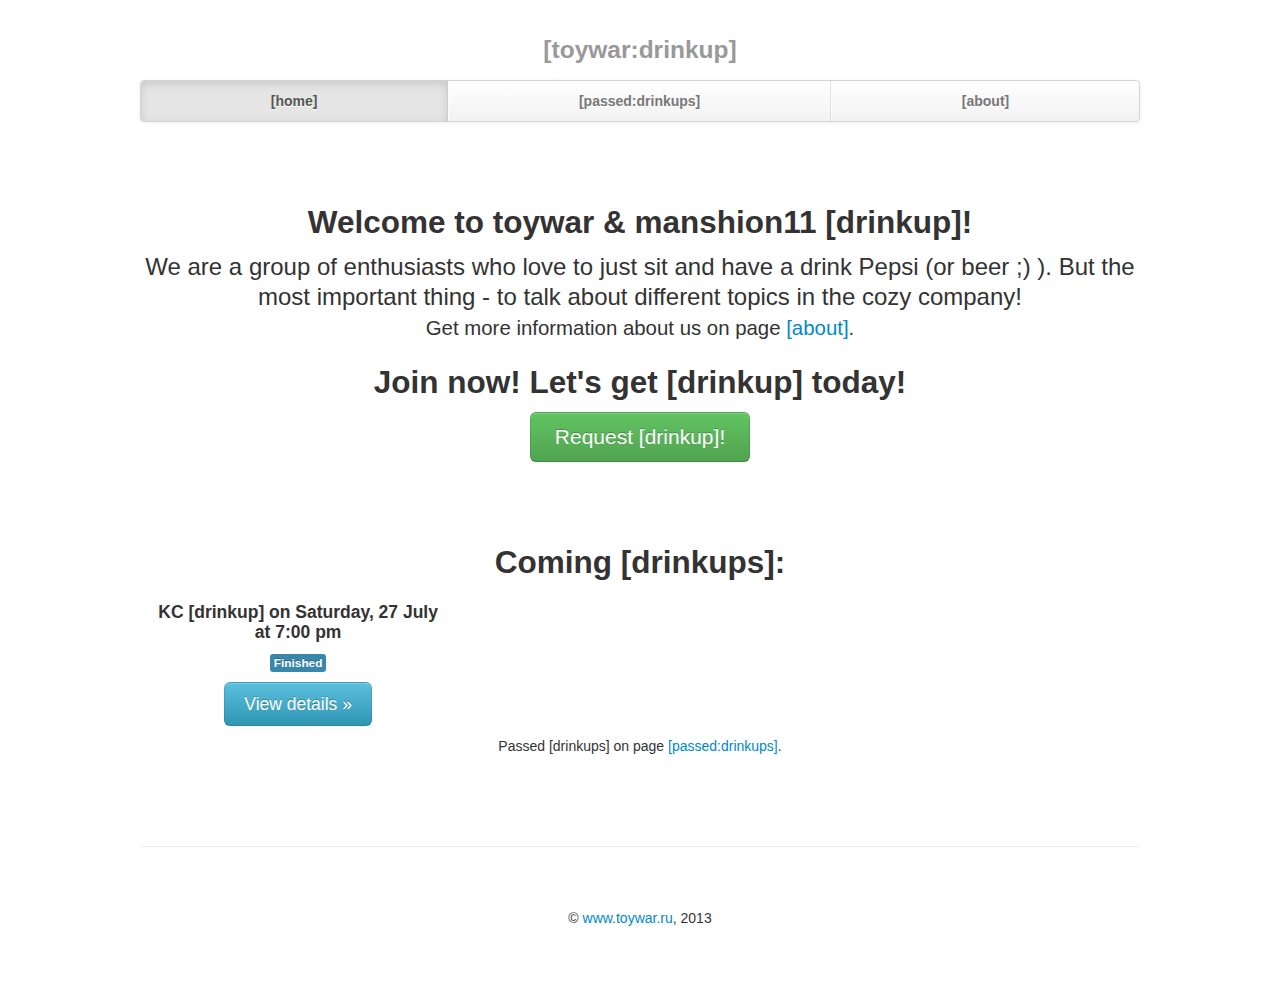
<file: index.html>
<!DOCTYPE html>
<html lang="en">
  <head>
    <meta charset="utf-8">
    <title>[toywar:drinkup]</title>
    <meta name="viewport" content="width=device-width, initial-scale=1.0">
    <meta name="description" content="">
    <meta name="author" content="">

    <!-- Le styles -->
    <link href="assets/css/bootstrap.css" rel="stylesheet">
    <style type="text/css">
      body {
        padding-top: 20px;
        padding-bottom: 60px;
      }

      /* Custom container */
      .container {
        margin: 0 auto;
        max-width: 1000px;
      }
      .container > hr {
        margin: 60px 0;
      }

      /* Main marketing message and sign up button */
      .jumbotron {
        margin: 80px 0;
        text-align: center;
      }
      .jumbotron h1 {
        font-size: 100px;
        line-height: 1;
      }
      .jumbotron .lead {
        font-size: 24px;
        line-height: 1.25;
      }
      .jumbotron .btn {
        font-size: 21px;
        padding: 14px 24px;
      }

      /* Supporting marketing content */
      .marketing {
        margin: 60px 0;
      }
      .marketing p + h4 {
        margin-top: 28px;
      }


      /* Customize the navbar links to be fill the entire space of the .navbar */
      .navbar .navbar-inner {
        padding: 0;
      }
      .navbar .nav {
        margin: 0;
        display: table;
        width: 100%;
      }
      .navbar .nav li {
        display: table-cell;
        width: 1%;
        float: none;
      }
      .navbar .nav li a {
        font-weight: bold;
        text-align: center;
        border-left: 1px solid rgba(255,255,255,.75);
        border-right: 1px solid rgba(0,0,0,.1);
      }
      .navbar .nav li:first-child a {
        border-left: 0;
        border-radius: 3px 0 0 3px;
      }
      .navbar .nav li:last-child a {
        border-right: 0;
        border-radius: 0 3px 3px 0;
      }
    </style>
    <link href="assets/css/bootstrap-responsive.css" rel="stylesheet">

    <!-- HTML5 shim, for IE6-8 support of HTML5 elements -->
    <!--[if lt IE 9]>
      <script src="assets/js/html5shiv.js"></script>
    <![endif]-->

    <!-- Fav and touch icons -->
<link rel="shortcut icon" href="assets/ico/icon.gif">
  </head>

  <body>

    <div class="container">
      <div class="masthead">
        <h3 align=center class="muted">[toywar:drinkup]</h3>
        <div class="navbar">
          <div class="navbar-inner">
            <div class="container">
              <ul class="nav">
                <li class="active"><a href="">[home]</a></li>
                <li><a href="past.html">[passed:drinkups]</a></li>
                <li><a href="about.html">[about]</a></li>
              </ul>
            </div>
          </div>
        </div><!-- /.navbar -->
      </div>
      <!-- Jumbotron -->
      <div class="jumbotron">
        <h2>Welcome to toywar & manshion11 [drinkup]!</h2>
        <p class="lead">We are a group of enthusiasts who love to just sit and have a drink Pepsi (or beer ;) ). But the most important thing - to talk about different topics in the cozy company!<br/><small>Get more information about us on page <a href="about.html">[about]</a>.</small><br/><h2>Join now! Let's get [drinkup] today!</h2>
        </p>
        <a data-toggle="modal" data-target="#request" class="btn btn-large btn-success">Request [drinkup]!</a>
	<div id="request" class="modal hide fade">
	  <div class="modal-header">
	    <button type="button" class="close" data-dismiss="modal">×</button>
	      <h3>Request [drinkup]</h3>
	  </div>
	  <div class="modal-body">
	      <form class="form-horizontal" name="request" method="post" action="request.php">
		<fieldset>
		    <span class="label label-warning">Date--Time:</span>
		    <input name="date" type="text" placeholder="Example: 1 Jan 2013, 7:00 pm"><br/>
		    <span class="label label-success">Your name:</span>
		    <input name="name" type="text" placeholder="Type your name"><br/>
		    <span class="label label-info">Location is:</span>
		    <input name="place" type="text" placeholder="Example: Krasnoznamensk City"><br/>
		    <span class="label label-important">Comments:</span>
		    <textarea name="comment" rows="5" placeholder="Example: Get more drink!!!"></textarea>
		 </fieldset>
	  </div>
	   <div class="modal-footer">
	    <button class="btn btn-large btn-danger" data-dismiss="modal">Close</button>
	    <input type="submit" name="send" value="Request!" class="btn btn-large btn-success">
	   </div>
	   </form>
	  </div>  
</div>
      <!-- Example row of columns -->
      <h2 align=center>Coming [drinkups]:</h2>
      <div class="row-fluid">
        <div class="span4">
          <h4 align=center>KC [drinkup] on Saturday, 27 July<br/>at 7:00 pm</h4>
		  <p align=center><span class="label label-info">Finished</span></p>
          <p align=center><a data-toggle="modal" data-target="#lastdrink1" class="btn btn-large btn-info">View details &raquo;</a></p>
        </div>
        
        <div id="lastdrink1" class="modal hide fade">
	  <div class="modal-header">
	    <button type="button" class="close" data-dismiss="modal">×</button>
	      <h4>KC [drinkup] on Saturday, 27 July at 7:00 pm &nbsp;<span class="label label-info">Finished</span></p></h4>
	  </div>
	  <div class="modal-body">
		<fieldset>
		    Date & Time:&nbsp;&nbsp;&nbsp;<span class="label label-info">Saturday, 27 July at 7:00 pm</span><br/>
		    Organizer:&nbsp;&nbsp;&nbsp;<span class="label label-info">toywar (Roman Ekimov)</span><br/>
		    Location is:&nbsp;&nbsp;&nbsp;<span class="label label-info">Krasnoznamensk City (KC)</span><br/>
		    Description:&nbsp;&nbsp;&nbsp;<span class="label label-info">Drink Pepsi, go to the cinema</span><br/>
		    Link on vk.com:&nbsp;&nbsp;&nbsp;<span class="label label-warning"><a href="http://vk.com/underthesea_drinkup?w=wall-44548675_42%2Fall" target="_blank">Wall entry: 42</a></span><br/>
		 </fieldset>
	  </div>
	   <div class="modal-footer">
	    <!--<button class="btn btn-large btn-danger" data-dismiss="modal">Close</button>-->
	   </div>
	   </form>
	  </div>
        <br/>
      </div>
      <p align=center>Passed [drinkups] on page <a href="past.html">[passed:drinkups]</a>.</p><br/>
      <hr/>
      <div class="footer">
        <p align=center>&copy; <a href="http://www.toywar.ru/" target="_blank">www.toywar.ru</a>, 2013</p>
      </div>

    </div> <!-- /container -->

    <!-- Le javascript
    ================================================== -->
    <!-- Placed at the end of the document so the pages load faster -->
    <script src="assets/js/jquery.js"></script>
    <script src="assets/js/bootstrap-transition.js"></script>
    <script src="assets/js/bootstrap-alert.js"></script>
    <script src="assets/js/bootstrap-modal.js"></script>
    <script src="assets/js/bootstrap-dropdown.js"></script>
    <script src="assets/js/bootstrap-scrollspy.js"></script>
    <script src="assets/js/bootstrap-tab.js"></script>
    <script src="assets/js/bootstrap-tooltip.js"></script>
    <script src="assets/js/bootstrap-popover.js"></script>
    <script src="assets/js/bootstrap-button.js"></script>
    <script src="assets/js/bootstrap-collapse.js"></script>
    <script src="assets/js/bootstrap-carousel.js"></script>
    <script src="assets/js/bootstrap-typeahead.js"></script>

  </body>
</html>
</file>
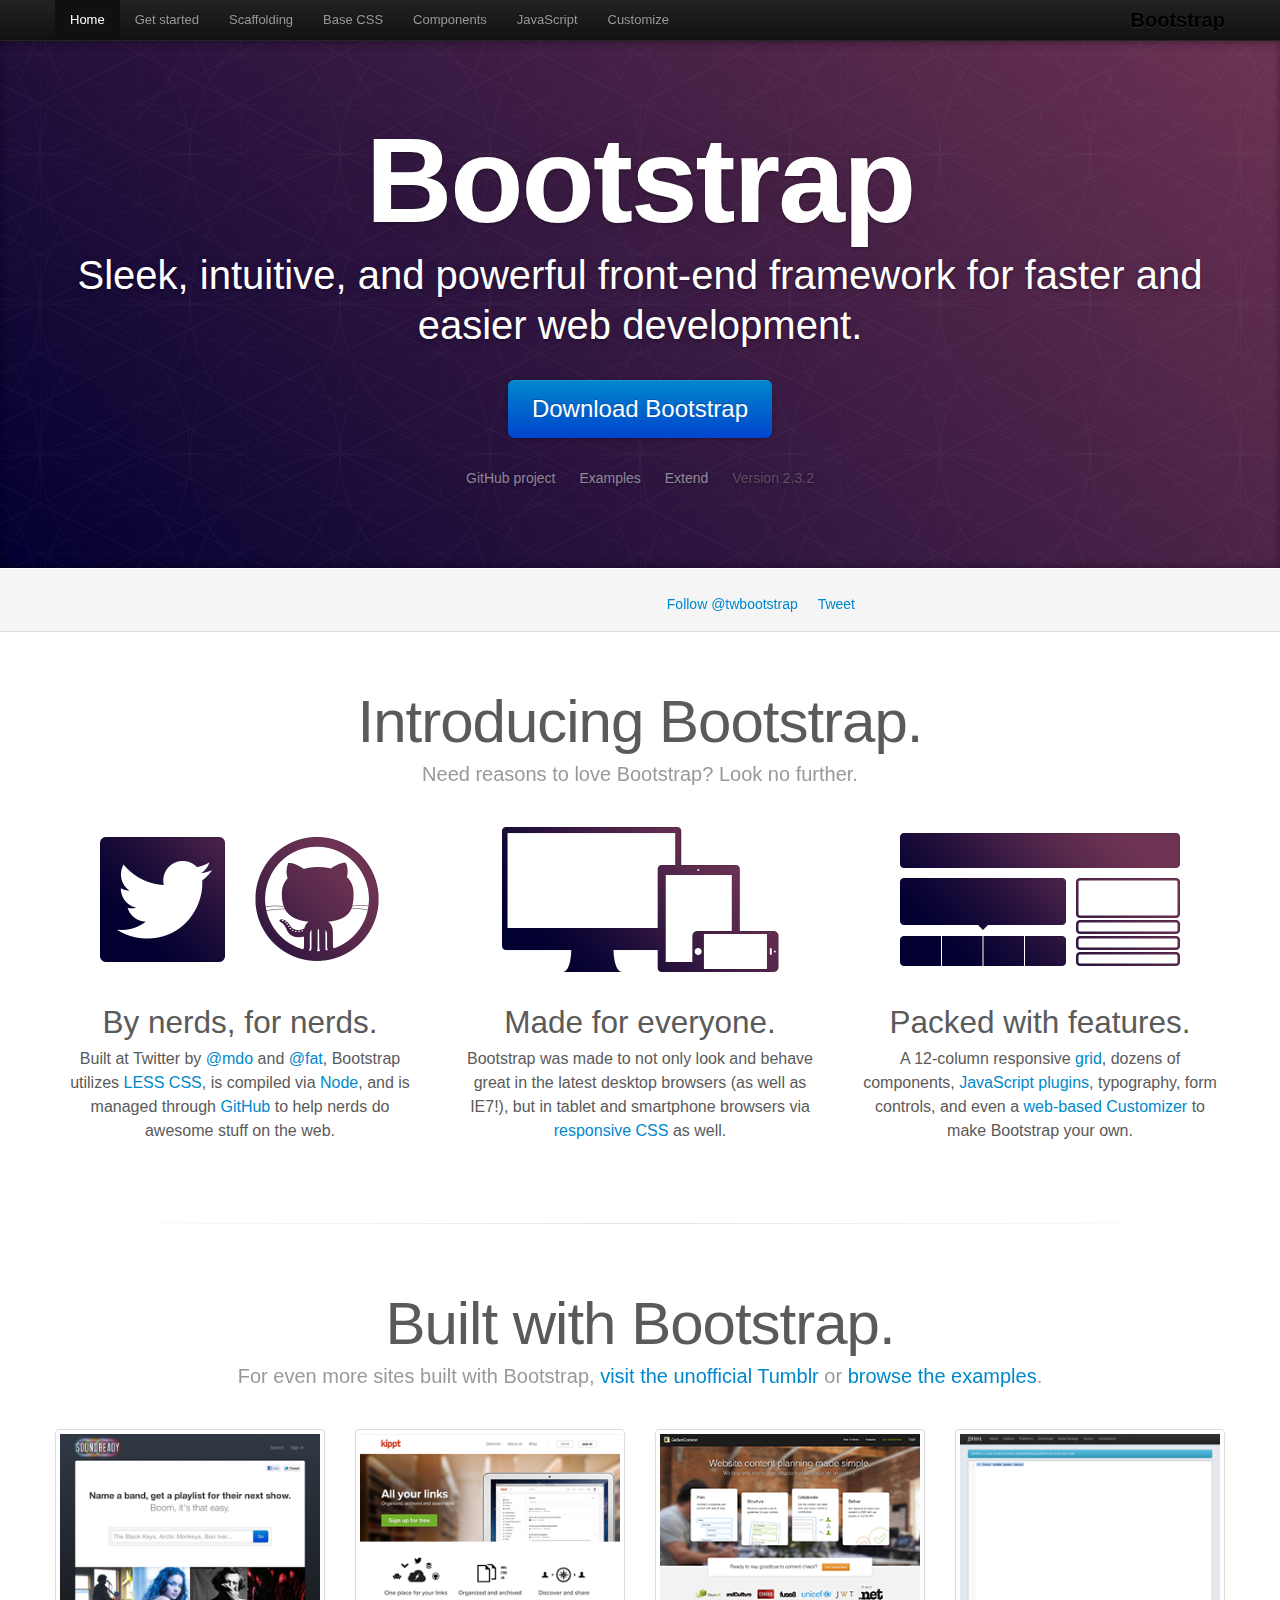
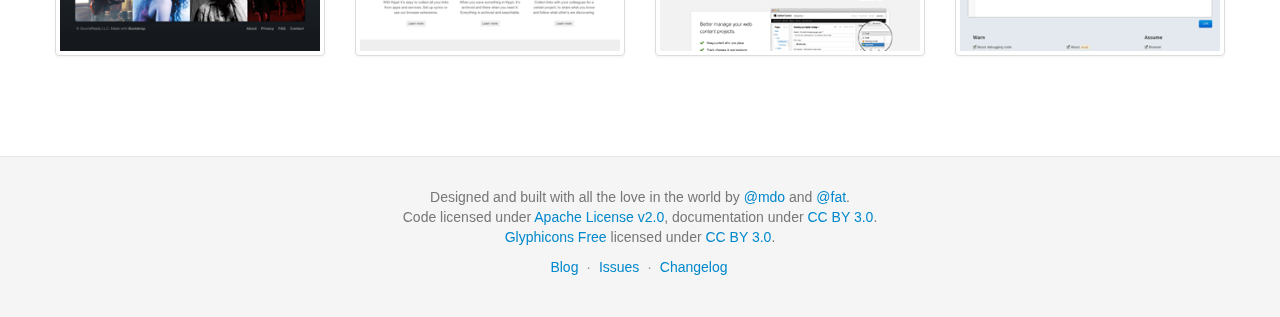
<file: bootstrap/docs/index.html>
<!DOCTYPE html>
<html lang="en">
  <head>
    <meta charset="utf-8">
    <title>Bootstrap</title>
    <meta name="viewport" content="width=device-width, initial-scale=1.0">
    <meta name="description" content="">
    <meta name="author" content="">

    <!-- Le styles -->
    <link href="assets/css/bootstrap.css" rel="stylesheet">
    <link href="assets/css/bootstrap-responsive.css" rel="stylesheet">
    <link href="assets/css/docs.css" rel="stylesheet">
    <link href="assets/js/google-code-prettify/prettify.css" rel="stylesheet">

    <!-- Le HTML5 shim, for IE6-8 support of HTML5 elements -->
    <!--[if lt IE 9]>
      <script src="assets/js/html5shiv.js"></script>
    <![endif]-->

    <!-- Le fav and touch icons -->
    <link rel="apple-touch-icon-precomposed" sizes="144x144" href="assets/ico/apple-touch-icon-144-precomposed.png">
    <link rel="apple-touch-icon-precomposed" sizes="114x114" href="assets/ico/apple-touch-icon-114-precomposed.png">
      <link rel="apple-touch-icon-precomposed" sizes="72x72" href="assets/ico/apple-touch-icon-72-precomposed.png">
                    <link rel="apple-touch-icon-precomposed" href="assets/ico/apple-touch-icon-57-precomposed.png">
                                   <link rel="shortcut icon" href="assets/ico/favicon.png">

    <script type="text/javascript">
      var _gaq = _gaq || [];
      _gaq.push(['_setAccount', 'UA-146052-10']);
      _gaq.push(['_trackPageview']);
      (function() {
        var ga = document.createElement('script'); ga.type = 'text/javascript'; ga.async = true;
        ga.src = ('https:' == document.location.protocol ? 'https://ssl' : 'http://www') + '.google-analytics.com/ga.js';
        var s = document.getElementsByTagName('script')[0]; s.parentNode.insertBefore(ga, s);
      })();
    </script>
  </head>

  <body data-spy="scroll" data-target=".bs-docs-sidebar">

    <!-- Navbar
    ================================================== -->
    <div class="navbar navbar-inverse navbar-fixed-top">
      <div class="navbar-inner">
        <div class="container">
          <button type="button" class="btn btn-navbar" data-toggle="collapse" data-target=".nav-collapse">
            <span class="icon-bar"></span>
            <span class="icon-bar"></span>
            <span class="icon-bar"></span>
          </button>
          <a class="brand" href="./index.html">Bootstrap</a>
          <div class="nav-collapse collapse">
            <ul class="nav">
              <li class="active">
                <a href="./index.html">Home</a>
              </li>
              <li class="">
                <a href="./getting-started.html">Get started</a>
              </li>
              <li class="">
                <a href="./scaffolding.html">Scaffolding</a>
              </li>
              <li class="">
                <a href="./base-css.html">Base CSS</a>
              </li>
              <li class="">
                <a href="./components.html">Components</a>
              </li>
              <li class="">
                <a href="./javascript.html">JavaScript</a>
              </li>
              <li class="">
                <a href="./customize.html">Customize</a>
              </li>
            </ul>
          </div>
        </div>
      </div>
    </div>

<div class="jumbotron masthead">
  <div class="container">
    <h1>Bootstrap</h1>
    <p>Sleek, intuitive, and powerful front-end framework for faster and easier web development.</p>
    <p>
      <a href="assets/bootstrap.zip" class="btn btn-primary btn-large" onclick="_gaq.push(['_trackEvent', 'Jumbotron actions', 'Download', 'Download 2.3.2']);">Download Bootstrap</a>
    </p>
    <ul class="masthead-links">
      <li>
        <a href="http://github.com/twitter/bootstrap" onclick="_gaq.push(['_trackEvent', 'Jumbotron actions', 'Jumbotron links', 'GitHub project']);">GitHub project</a>
      </li>
      <li>
        <a href="./getting-started.html#examples" onclick="_gaq.push(['_trackEvent', 'Jumbotron actions', 'Jumbotron links', 'Examples']);">Examples</a>
      </li>
      <li>
        <a href="./extend.html" onclick="_gaq.push(['_trackEvent', 'Jumbotron actions', 'Jumbotron links', 'Extend']);">Extend</a>
      </li>
      <li>
        Version 2.3.2
      </li>
    </ul>
  </div>
</div>

<div class="bs-docs-social">
  <div class="container">
    <ul class="bs-docs-social-buttons">
      <li>
        <iframe class="github-btn" src="http://ghbtns.com/github-btn.html?user=twitter&repo=bootstrap&type=watch&count=true" allowtransparency="true" frameborder="0" scrolling="0" width="100px" height="20px"></iframe>
      </li>
      <li>
        <iframe class="github-btn" src="http://ghbtns.com/github-btn.html?user=twitter&repo=bootstrap&type=fork&count=true" allowtransparency="true" frameborder="0" scrolling="0" width="102px" height="20px"></iframe>
      </li>
      <li class="follow-btn">
        <a href="https://twitter.com/twbootstrap" class="twitter-follow-button" data-link-color="#0069D6" data-show-count="true">Follow @twbootstrap</a>
      </li>
      <li class="tweet-btn">
        <a href="https://twitter.com/share" class="twitter-share-button" data-url="http://twitter.github.com/bootstrap/" data-count="horizontal" data-via="twbootstrap" data-related="mdo:Creator of Twitter Bootstrap">Tweet</a>
      </li>
    </ul>
  </div>
</div>

<div class="container">

  <div class="marketing">

    <h1>Introducing Bootstrap.</h1>
    <p class="marketing-byline">Need reasons to love Bootstrap? Look no further.</p>

    <div class="row-fluid">
      <div class="span4">
        <img class="marketing-img" src="assets/img/bs-docs-twitter-github.png">
        <h2>By nerds, for nerds.</h2>
        <p>Built at Twitter by <a href="http://twitter.com/mdo">@mdo</a> and <a href="http://twitter.com/fat">@fat</a>, Bootstrap utilizes <a href="http://lesscss.org">LESS CSS</a>, is compiled via <a href="http://nodejs.org">Node</a>, and is managed through <a href="http://github.com">GitHub</a> to help nerds do awesome stuff on the web.</p>
      </div>
      <div class="span4">
        <img class="marketing-img" src="assets/img/bs-docs-responsive-illustrations.png">
        <h2>Made for everyone.</h2>
        <p>Bootstrap was made to not only look and behave great in the latest desktop browsers (as well as IE7!), but in tablet and smartphone browsers via <a href="./scaffolding.html#responsive">responsive CSS</a> as well.</p>
      </div>
      <div class="span4">
        <img class="marketing-img" src="assets/img/bs-docs-bootstrap-features.png">
        <h2>Packed with features.</h2>
        <p>A 12-column responsive <a href="./scaffolding.html#gridSystem">grid</a>, dozens of components, <a href="./javascript.html">JavaScript plugins</a>, typography, form controls, and even a <a href="./customize.html">web-based Customizer</a> to make Bootstrap your own.</p>
      </div>
    </div>

    <hr class="soften">

    <h1>Built with Bootstrap.</h1>
    <p class="marketing-byline">For even more sites built with Bootstrap, <a href="http://builtwithbootstrap.tumblr.com/" target="_blank">visit the unofficial Tumblr</a> or <a href="./getting-started.html#examples">browse the examples</a>.</p>
    <div class="row-fluid">
      <ul class="thumbnails example-sites">
        <li class="span3">
          <a class="thumbnail" href="http://soundready.fm/" target="_blank">
            <img src="assets/img/example-sites/soundready.png" alt="SoundReady.fm">
          </a>
        </li>
        <li class="span3">
          <a class="thumbnail" href="http://kippt.com/" target="_blank">
            <img src="assets/img/example-sites/kippt.png" alt="Kippt">
          </a>
        </li>
        <li class="span3">
          <a class="thumbnail" href="http://www.gathercontent.com/" target="_blank">
            <img src="assets/img/example-sites/gathercontent.png" alt="Gather Content">
          </a>
        </li>
        <li class="span3">
          <a class="thumbnail" href="http://www.jshint.com/" target="_blank">
            <img src="assets/img/example-sites/jshint.png" alt="JS Hint">
          </a>
        </li>
      </ul>
     </div>

  </div>

</div>



    <!-- Footer
    ================================================== -->
    <footer class="footer">
      <div class="container">
        <p>Designed and built with all the love in the world by <a href="http://twitter.com/mdo" target="_blank">@mdo</a> and <a href="http://twitter.com/fat" target="_blank">@fat</a>.</p>
        <p>Code licensed under <a href="http://www.apache.org/licenses/LICENSE-2.0" target="_blank">Apache License v2.0</a>, documentation under <a href="http://creativecommons.org/licenses/by/3.0/">CC BY 3.0</a>.</p>
        <p><a href="http://glyphicons.com">Glyphicons Free</a> licensed under <a href="http://creativecommons.org/licenses/by/3.0/">CC BY 3.0</a>.</p>
        <ul class="footer-links">
          <li><a href="http://blog.getbootstrap.com">Blog</a></li>
          <li class="muted">&middot;</li>
          <li><a href="https://github.com/twitter/bootstrap/issues?state=open">Issues</a></li>
          <li class="muted">&middot;</li>
          <li><a href="https://github.com/twitter/bootstrap/blob/master/CHANGELOG.md">Changelog</a></li>
        </ul>
      </div>
    </footer>



    <!-- Le javascript
    ================================================== -->
    <!-- Placed at the end of the document so the pages load faster -->
    <script type="text/javascript" src="http://platform.twitter.com/widgets.js"></script>
    <script src="assets/js/jquery.js"></script>
    <script src="assets/js/bootstrap-transition.js"></script>
    <script src="assets/js/bootstrap-alert.js"></script>
    <script src="assets/js/bootstrap-modal.js"></script>
    <script src="assets/js/bootstrap-dropdown.js"></script>
    <script src="assets/js/bootstrap-scrollspy.js"></script>
    <script src="assets/js/bootstrap-tab.js"></script>
    <script src="assets/js/bootstrap-tooltip.js"></script>
    <script src="assets/js/bootstrap-popover.js"></script>
    <script src="assets/js/bootstrap-button.js"></script>
    <script src="assets/js/bootstrap-collapse.js"></script>
    <script src="assets/js/bootstrap-carousel.js"></script>
    <script src="assets/js/bootstrap-typeahead.js"></script>
    <script src="assets/js/bootstrap-affix.js"></script>

    <script src="assets/js/holder/holder.js"></script>
    <script src="assets/js/google-code-prettify/prettify.js"></script>

    <script src="assets/js/application.js"></script>


    <!-- Analytics
    ================================================== -->
    <script>
      var _gauges = _gauges || [];
      (function() {
        var t   = document.createElement('script');
        t.type  = 'text/javascript';
        t.async = true;
        t.id    = 'gauges-tracker';
        t.setAttribute('data-site-id', '4f0dc9fef5a1f55508000013');
        t.src = '//secure.gaug.es/track.js';
        var s = document.getElementsByTagName('script')[0];
        s.parentNode.insertBefore(t, s);
      })();
    </script>

  </body>
</html>
</file>
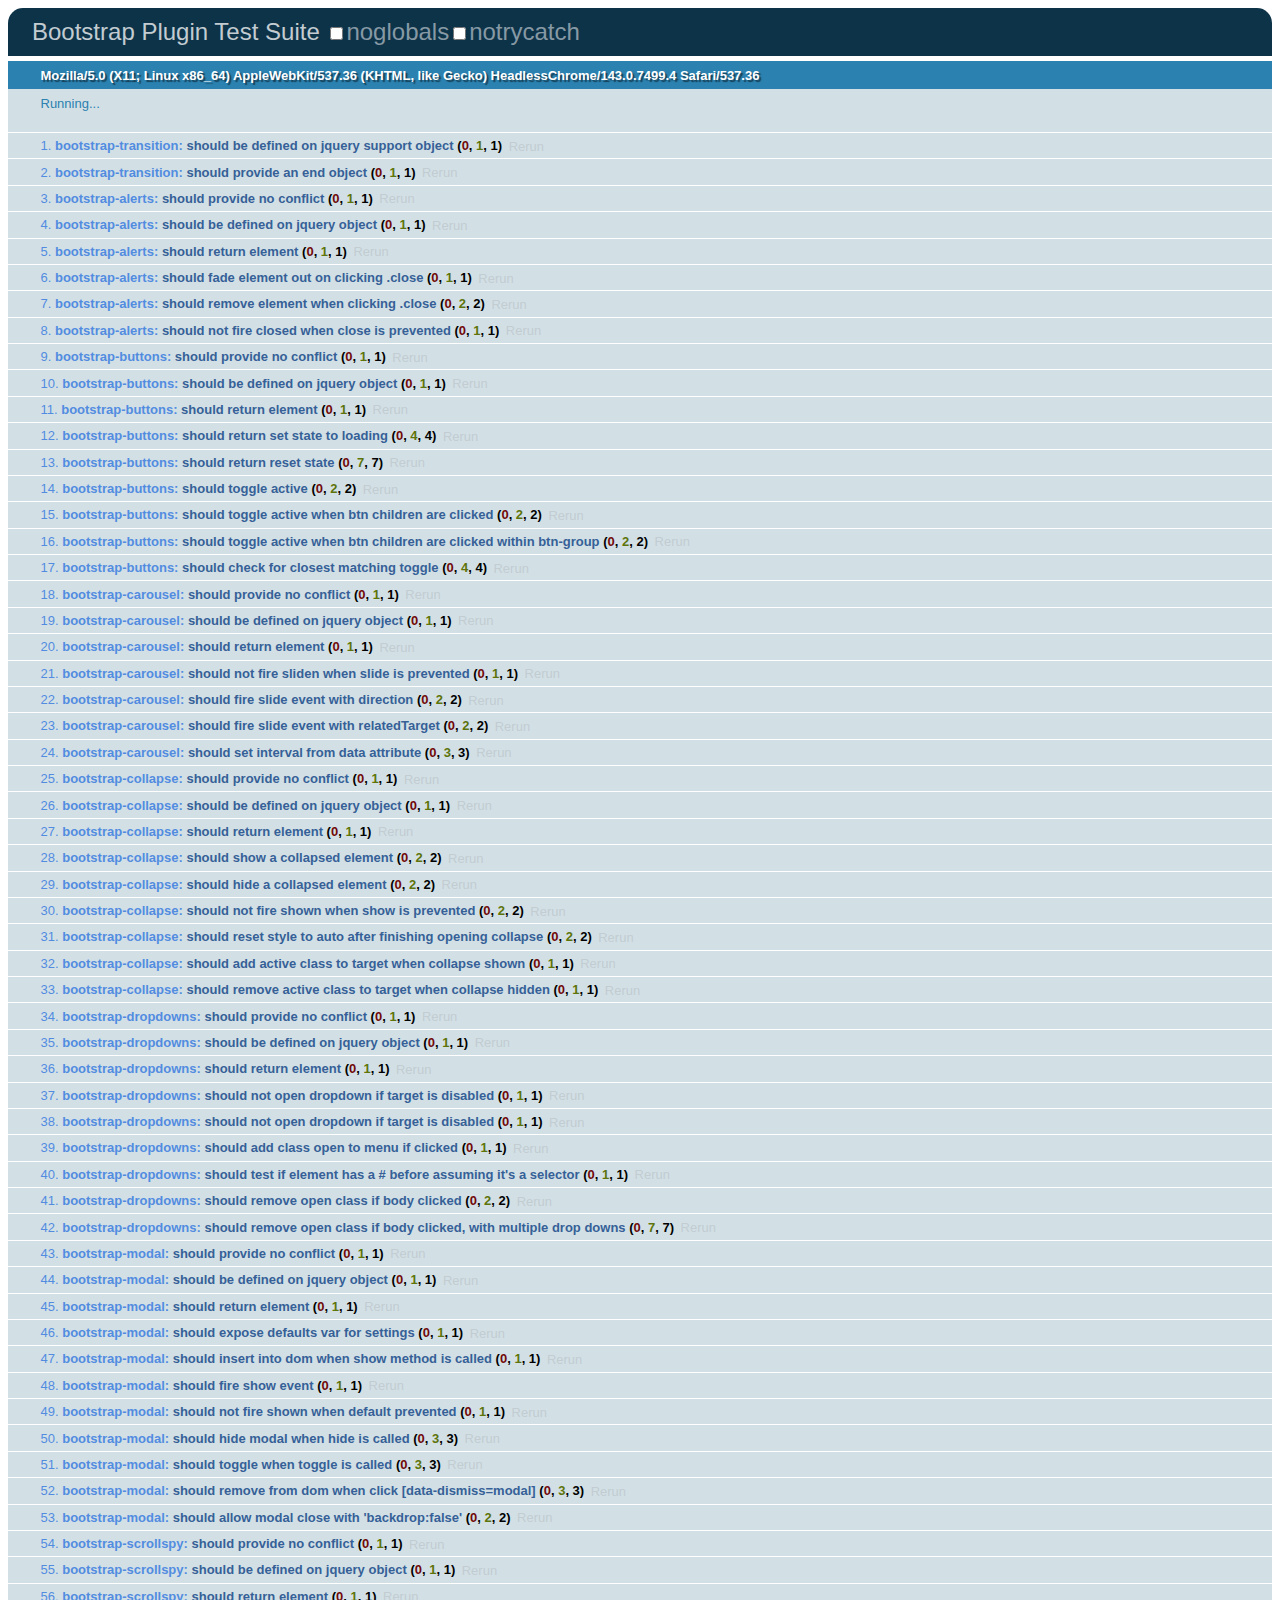
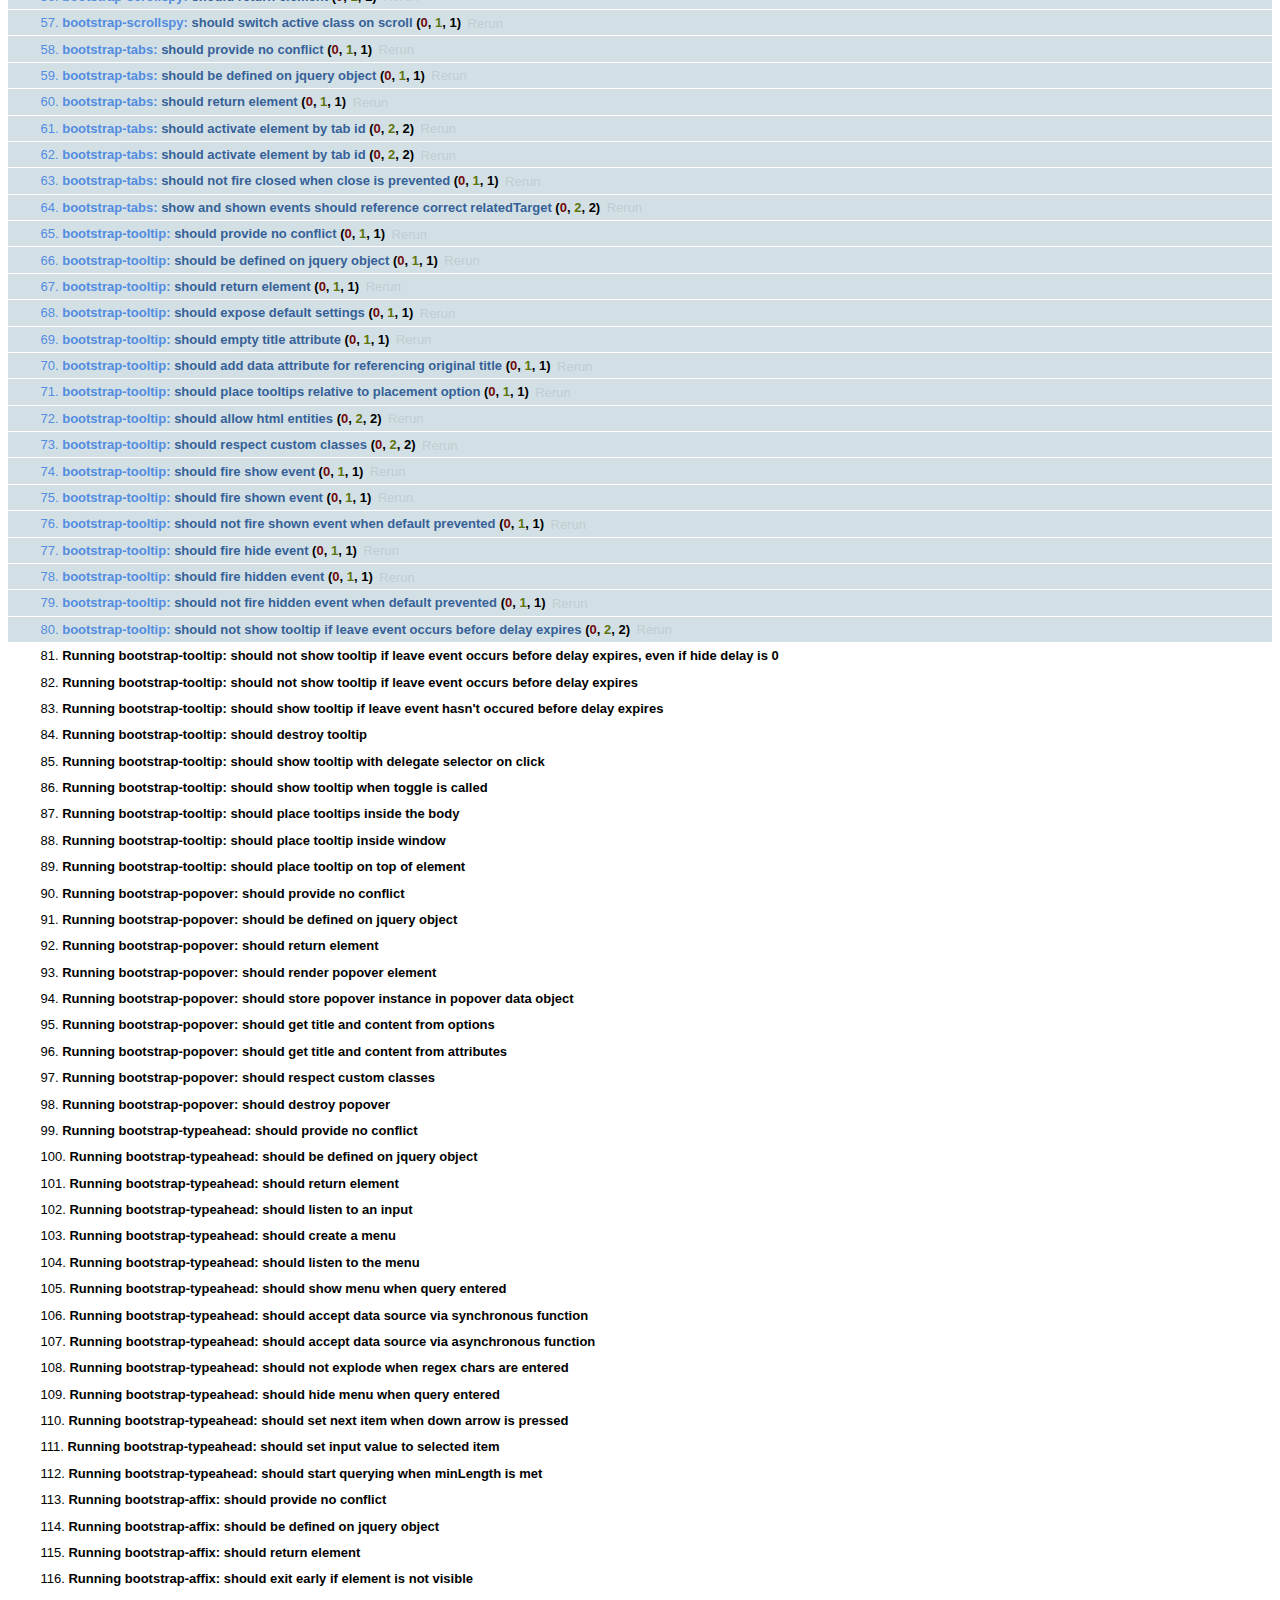
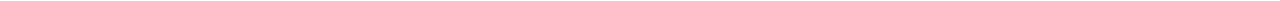
<file: bootstrap/js/tests/index.html>
<!DOCTYPE HTML>
<html>
<head>
  <title>Bootstrap Plugin Test Suite</title>

  <!-- jquery -->
  <!--<script src="http://code.jquery.com/jquery-1.7.min.js"></script>-->
  <script src="vendor/jquery.js"></script>

  <!-- qunit -->
  <link rel="stylesheet" href="vendor/qunit.css" type="text/css" media="screen" />
  <script src="vendor/qunit.js"></script>

  <!-- phantomjs logging script-->
  <script src="unit/bootstrap-phantom.js"></script>

  <!--  plugin sources -->
  <script src="../../js/bootstrap-transition.js"></script>
  <script src="../../js/bootstrap-alert.js"></script>
  <script src="../../js/bootstrap-button.js"></script>
  <script src="../../js/bootstrap-carousel.js"></script>
  <script src="../../js/bootstrap-collapse.js"></script>
  <script src="../../js/bootstrap-dropdown.js"></script>
  <script src="../../js/bootstrap-modal.js"></script>
  <script src="../../js/bootstrap-scrollspy.js"></script>
  <script src="../../js/bootstrap-tab.js"></script>
  <script src="../../js/bootstrap-tooltip.js"></script>
  <script src="../../js/bootstrap-popover.js"></script>
  <script src="../../js/bootstrap-typeahead.js"></script>
  <script src="../../js/bootstrap-affix.js"></script>

  <!-- unit tests -->
  <script src="unit/bootstrap-transition.js"></script>
  <script src="unit/bootstrap-alert.js"></script>
  <script src="unit/bootstrap-button.js"></script>
  <script src="unit/bootstrap-carousel.js"></script>
  <script src="unit/bootstrap-collapse.js"></script>
  <script src="unit/bootstrap-dropdown.js"></script>
  <script src="unit/bootstrap-modal.js"></script>
  <script src="unit/bootstrap-scrollspy.js"></script>
  <script src="unit/bootstrap-tab.js"></script>
  <script src="unit/bootstrap-tooltip.js"></script>
  <script src="unit/bootstrap-popover.js"></script>
  <script src="unit/bootstrap-typeahead.js"></script>
  <script src="unit/bootstrap-affix.js"></script>
</head>
<body>
  <div>
    <h1 id="qunit-header">Bootstrap Plugin Test Suite</h1>
    <h2 id="qunit-banner"></h2>
    <h2 id="qunit-userAgent"></h2>
    <ol id="qunit-tests"></ol>
    <div id="qunit-fixture"></div>
  </div>
</body>
</html>
</file>
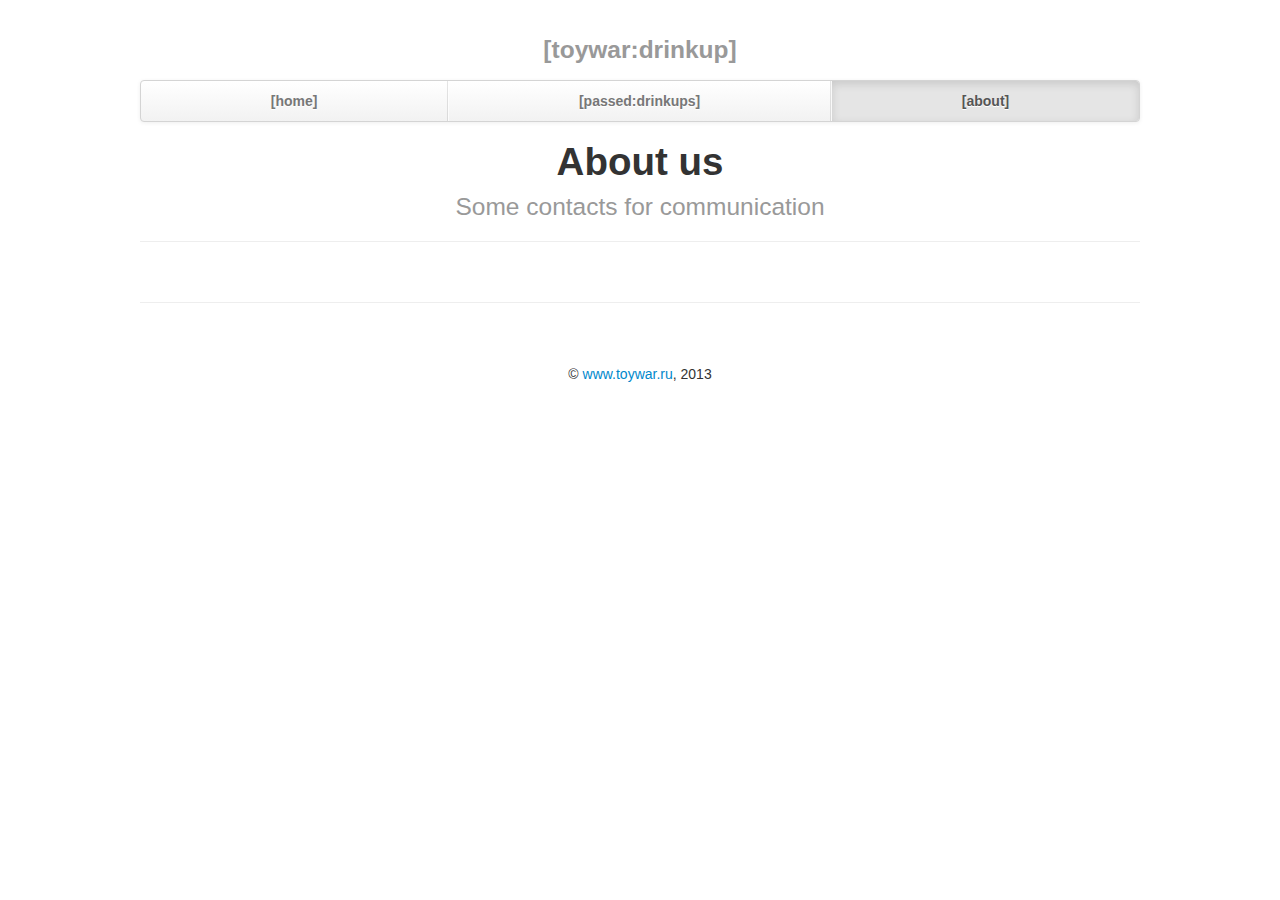
<file: about.html>
<!DOCTYPE html>
<html lang="en">
  <head>
    <meta charset="utf-8">
    <title>[toywar:drinkup] - [about]</title>
    <meta name="viewport" content="width=device-width, initial-scale=1.0">
    <meta name="description" content="">
    <meta name="author" content="">

    <!-- Le styles -->
    <link href="assets/css/bootstrap.css" rel="stylesheet">
    <style type="text/css">
      body {
        padding-top: 20px;
        padding-bottom: 60px;
      }

      /* Custom container */
      .container {
        margin: 0 auto;
        max-width: 1000px;
      }
      .container > hr {
        margin: 60px 0;
      }

      /* Main marketing message and sign up button */
      .jumbotron {
        margin: 80px 0;
        text-align: center;
      }
      .jumbotron h1 {
        font-size: 100px;
        line-height: 1;
      }
      .jumbotron .lead {
        font-size: 24px;
        line-height: 1.25;
      }
      .jumbotron .btn {
        font-size: 21px;
        padding: 14px 24px;
      }

      /* Supporting marketing content */
      .marketing {
        margin: 60px 0;
      }
      .marketing p + h4 {
        margin-top: 28px;
      }


      /* Customize the navbar links to be fill the entire space of the .navbar */
      .navbar .navbar-inner {
        padding: 0;
      }
      .navbar .nav {
        margin: 0;
        display: table;
        width: 100%;
      }
      .navbar .nav li {
        display: table-cell;
        width: 1%;
        float: none;
      }
      .navbar .nav li a {
        font-weight: bold;
        text-align: center;
        border-left: 1px solid rgba(255,255,255,.75);
        border-right: 1px solid rgba(0,0,0,.1);
      }
      .navbar .nav li:first-child a {
        border-left: 0;
        border-radius: 3px 0 0 3px;
      }
      .navbar .nav li:last-child a {
        border-right: 0;
        border-radius: 0 3px 3px 0;
      }
    </style>
    <link href="assets/css/bootstrap-responsive.css" rel="stylesheet">

    <!-- HTML5 shim, for IE6-8 support of HTML5 elements -->
    <!--[if lt IE 9]>
      <script src="assets/js/html5shiv.js"></script>
    <![endif]-->

    <!-- Fav and touch icons -->
                                   <link rel="shortcut icon" href="assets/ico/icon.gif">
  </head>

  <body>

    <div class="container">
      <div class="masthead">
        <h3 align=center class="muted">[toywar:drinkup]</h3>
        <div class="navbar">
          <div class="navbar-inner">
            <div class="container">
              <ul class="nav">
                <li><a href="index.html">[home]</a></li>
                <li><a href="past.html">[passed:drinkups]</a></li>
                <li class="active"><a href="about.html">[about]</a></li>
              </ul>
            </div>
          </div>
        </div><!-- /.navbar -->
      </div>
<center>
	<div class="page-header">
	    <h1>About us<small><br/>Some contacts for communication</small></h1>
	</div>
	<script type="text/javascript" src="//vk.com/js/api/openapi.js?98"></script>
		<!-- VK Widget -->
		<div id="vk_groups"></div>
		<script type="text/javascript">
		VK.Widgets.Group("vk_groups", {mode: 0, width: "300", height: "100", color1: 'FFFFFF', color2: '2B587A', color3: '5B7FA6'}, 44548675);
	</script>
</center>


      <hr/>
      <div class="footer">
        <p align=center>&copy; <a href="http://www.toywar.ru/" target="_blank">www.toywar.ru</a>, 2013</p>
      </div>

    </div> <!-- /container -->

    <!-- Le javascript
    ================================================== -->
    <!-- Placed at the end of the document so the pages load faster -->
    <script src="assets/js/jquery.js"></script>
    <script src="assets/js/bootstrap-transition.js"></script>
    <script src="assets/js/bootstrap-alert.js"></script>
    <script src="assets/js/bootstrap-modal.js"></script>
    <script src="assets/js/bootstrap-dropdown.js"></script>
    <script src="assets/js/bootstrap-scrollspy.js"></script>
    <script src="assets/js/bootstrap-tab.js"></script>
    <script src="assets/js/bootstrap-tooltip.js"></script>
    <script src="assets/js/bootstrap-popover.js"></script>
    <script src="assets/js/bootstrap-button.js"></script>
    <script src="assets/js/bootstrap-collapse.js"></script>
    <script src="assets/js/bootstrap-carousel.js"></script>
    <script src="assets/js/bootstrap-typeahead.js"></script>

  </body>
</html>
</file>
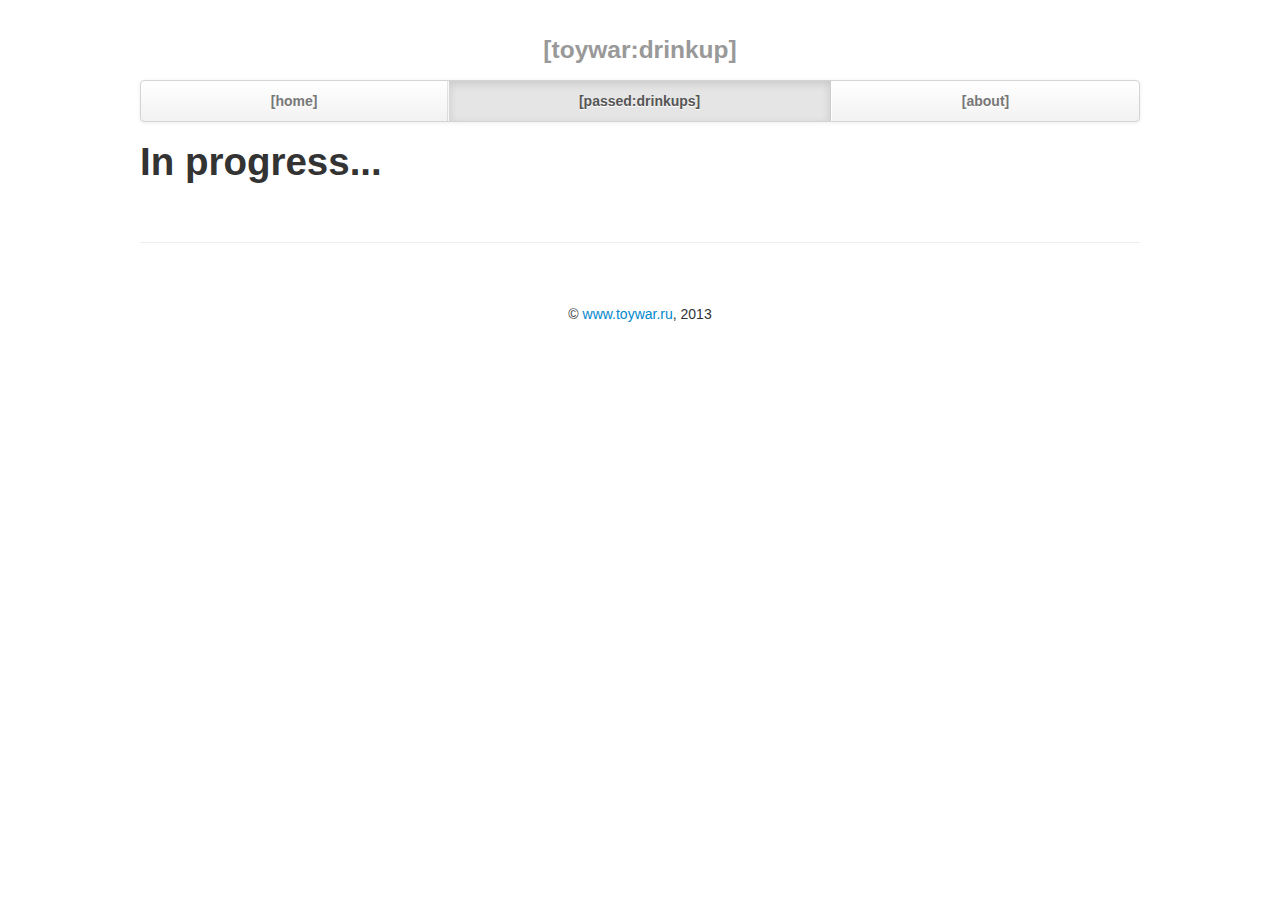
<file: past.html>
<!DOCTYPE html>
<html lang="en">
  <head>
    <meta charset="utf-8">
    <title>[toywar:drinkup] - [passed:drinkups]</title>
    <meta name="viewport" content="width=device-width, initial-scale=1.0">
    <meta name="description" content="">
    <meta name="author" content="">

    <!-- Le styles -->
    <link href="assets/css/bootstrap.css" rel="stylesheet">
    <style type="text/css">
      body {
        padding-top: 20px;
        padding-bottom: 60px;
      }

      /* Custom container */
      .container {
        margin: 0 auto;
        max-width: 1000px;
      }
      .container > hr {
        margin: 60px 0;
      }

      /* Main marketing message and sign up button */
      .jumbotron {
        margin: 80px 0;
        text-align: center;
      }
      .jumbotron h1 {
        font-size: 100px;
        line-height: 1;
      }
      .jumbotron .lead {
        font-size: 24px;
        line-height: 1.25;
      }
      .jumbotron .btn {
        font-size: 21px;
        padding: 14px 24px;
      }

      /* Supporting marketing content */
      .marketing {
        margin: 60px 0;
      }
      .marketing p + h4 {
        margin-top: 28px;
      }


      /* Customize the navbar links to be fill the entire space of the .navbar */
      .navbar .navbar-inner {
        padding: 0;
      }
      .navbar .nav {
        margin: 0;
        display: table;
        width: 100%;
      }
      .navbar .nav li {
        display: table-cell;
        width: 1%;
        float: none;
      }
      .navbar .nav li a {
        font-weight: bold;
        text-align: center;
        border-left: 1px solid rgba(255,255,255,.75);
        border-right: 1px solid rgba(0,0,0,.1);
      }
      .navbar .nav li:first-child a {
        border-left: 0;
        border-radius: 3px 0 0 3px;
      }
      .navbar .nav li:last-child a {
        border-right: 0;
        border-radius: 0 3px 3px 0;
      }
    </style>
    <link href="assets/css/bootstrap-responsive.css" rel="stylesheet">

    <!-- HTML5 shim, for IE6-8 support of HTML5 elements -->
    <!--[if lt IE 9]>
      <script src="assets/js/html5shiv.js"></script>
    <![endif]-->

    <!-- Fav and touch icons -->
                                   <link rel="shortcut icon" href="assets/ico/icon.gif">
  </head>

  <body>

    <div class="container">
      <div class="masthead">
        <h3 align=center class="muted">[toywar:drinkup]</h3>
        <div class="navbar">
          <div class="navbar-inner">
            <div class="container">
              <ul class="nav">
                <li><a href="index.html">[home]</a></li>
                <li class="active"><a href="past.html">[passed:drinkups]</a></li>
                <li><a href="about.html">[about]</a></li>
              </ul>
            </div>
          </div>
        </div><!-- /.navbar -->
      </div>
<h1> In progress... </h1>
      <hr/>
      <div class="footer">
        <p align=center>&copy; <a href="http://www.toywar.ru/" target="_blank">www.toywar.ru</a>, 2013</p>
      </div>

    </div> <!-- /container -->

    <!-- Le javascript
    ================================================== -->
    <!-- Placed at the end of the document so the pages load faster -->
    <script src="assets/js/jquery.js"></script>
    <script src="assets/js/bootstrap-transition.js"></script>
    <script src="assets/js/bootstrap-alert.js"></script>
    <script src="assets/js/bootstrap-modal.js"></script>
    <script src="assets/js/bootstrap-dropdown.js"></script>
    <script src="assets/js/bootstrap-scrollspy.js"></script>
    <script src="assets/js/bootstrap-tab.js"></script>
    <script src="assets/js/bootstrap-tooltip.js"></script>
    <script src="assets/js/bootstrap-popover.js"></script>
    <script src="assets/js/bootstrap-button.js"></script>
    <script src="assets/js/bootstrap-collapse.js"></script>
    <script src="assets/js/bootstrap-carousel.js"></script>
    <script src="assets/js/bootstrap-typeahead.js"></script>

  </body>
</html>
</file>
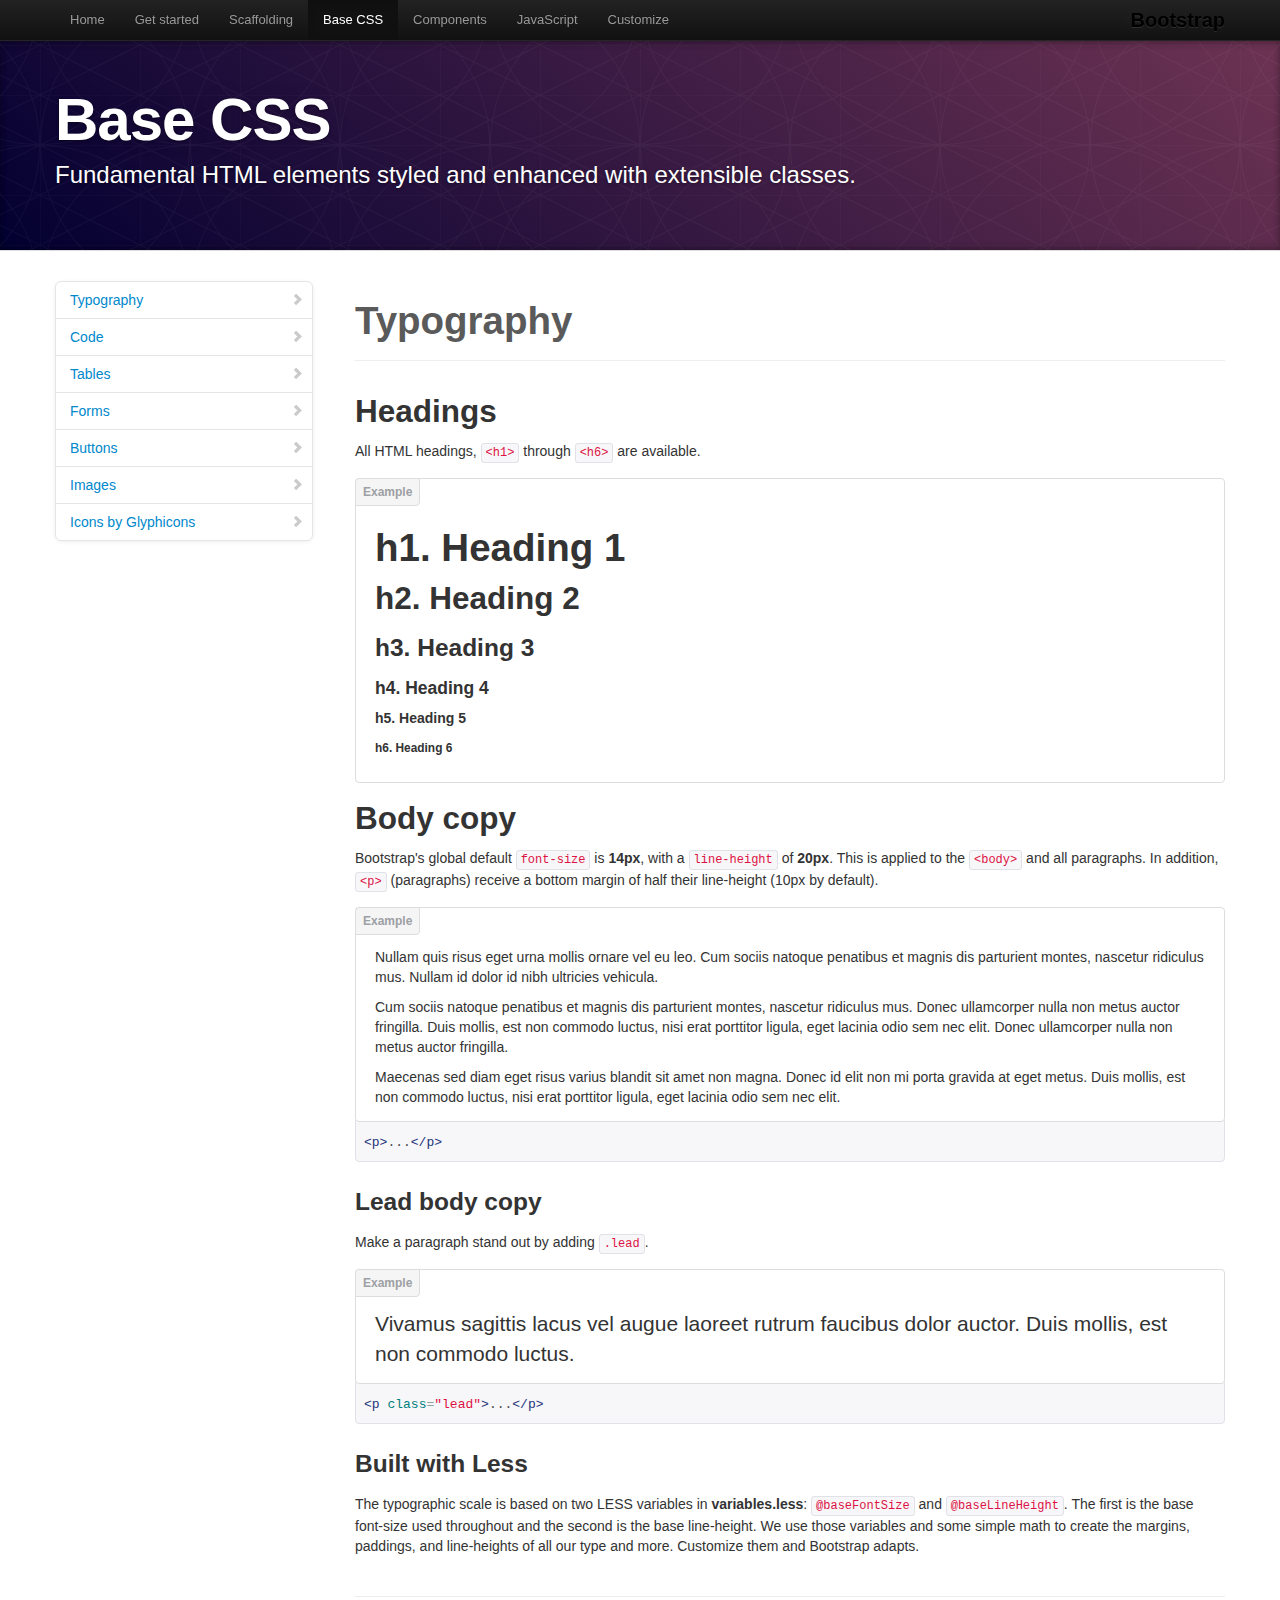
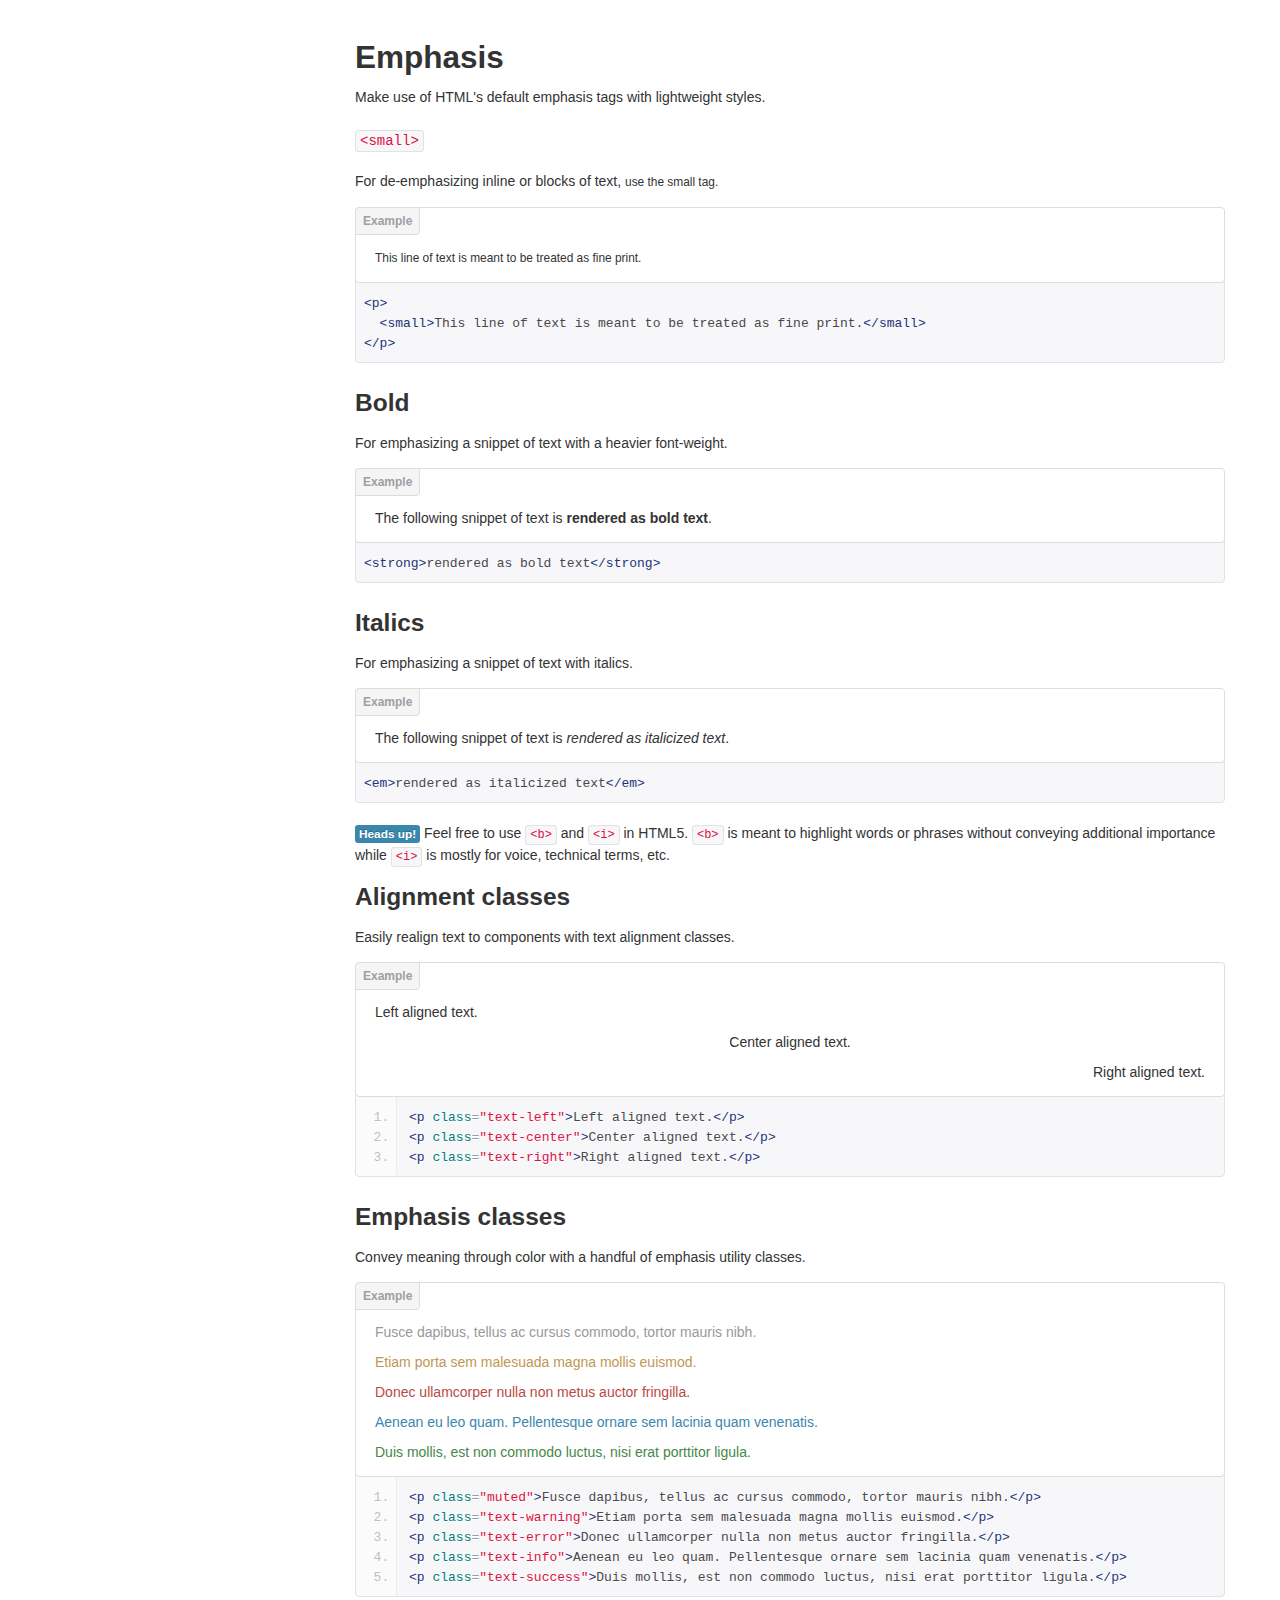
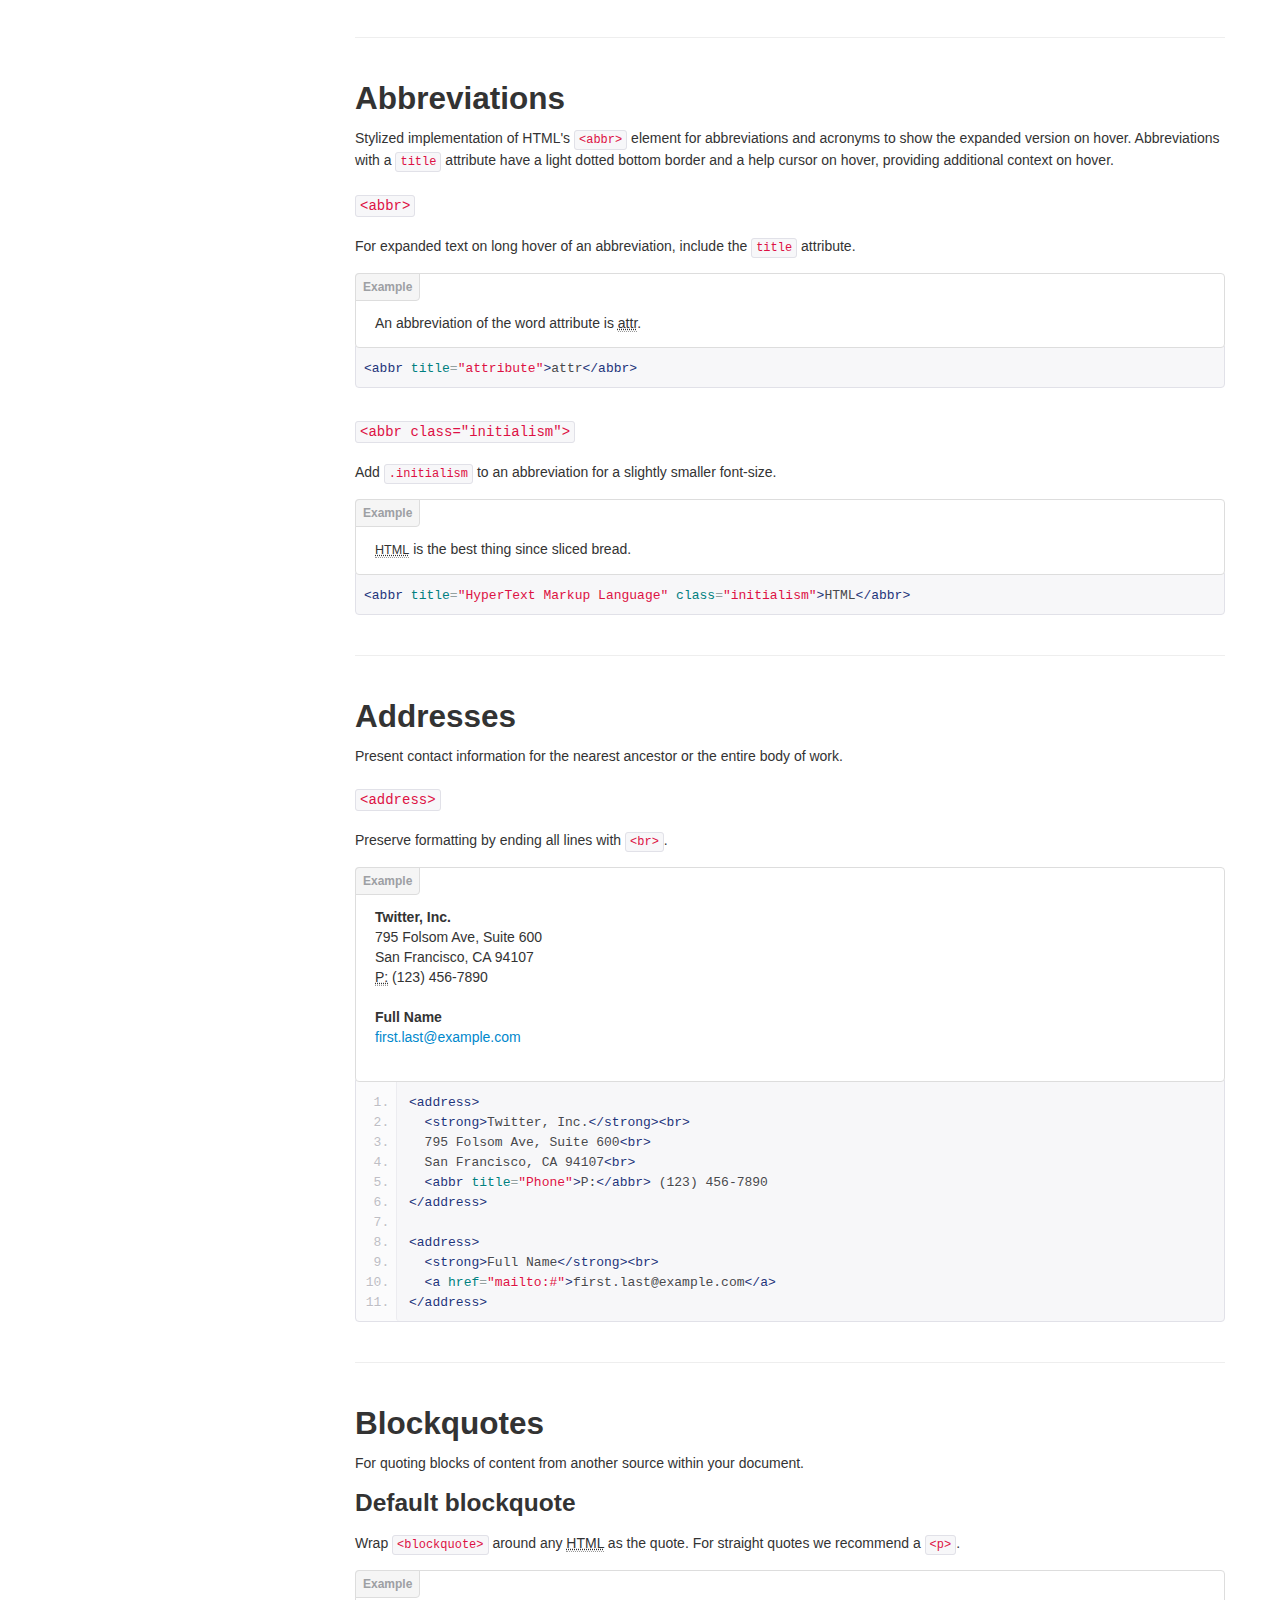
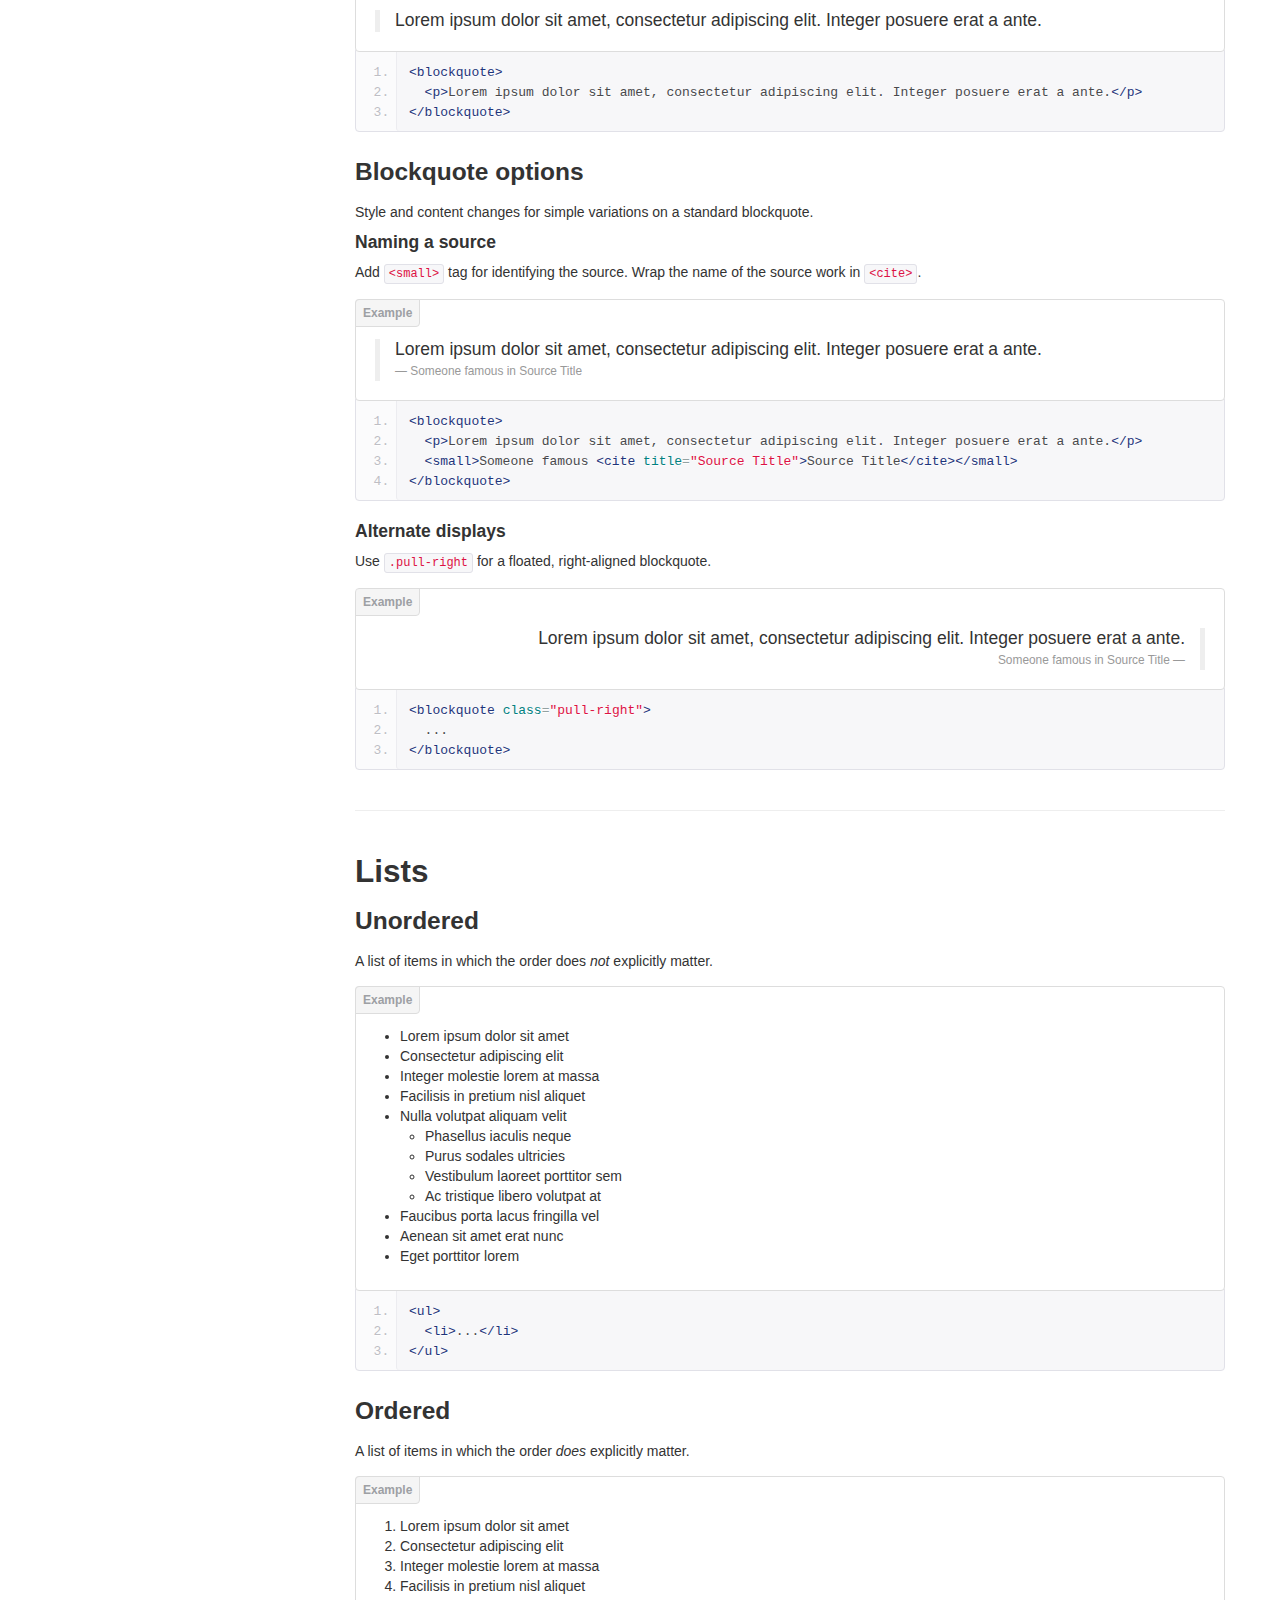
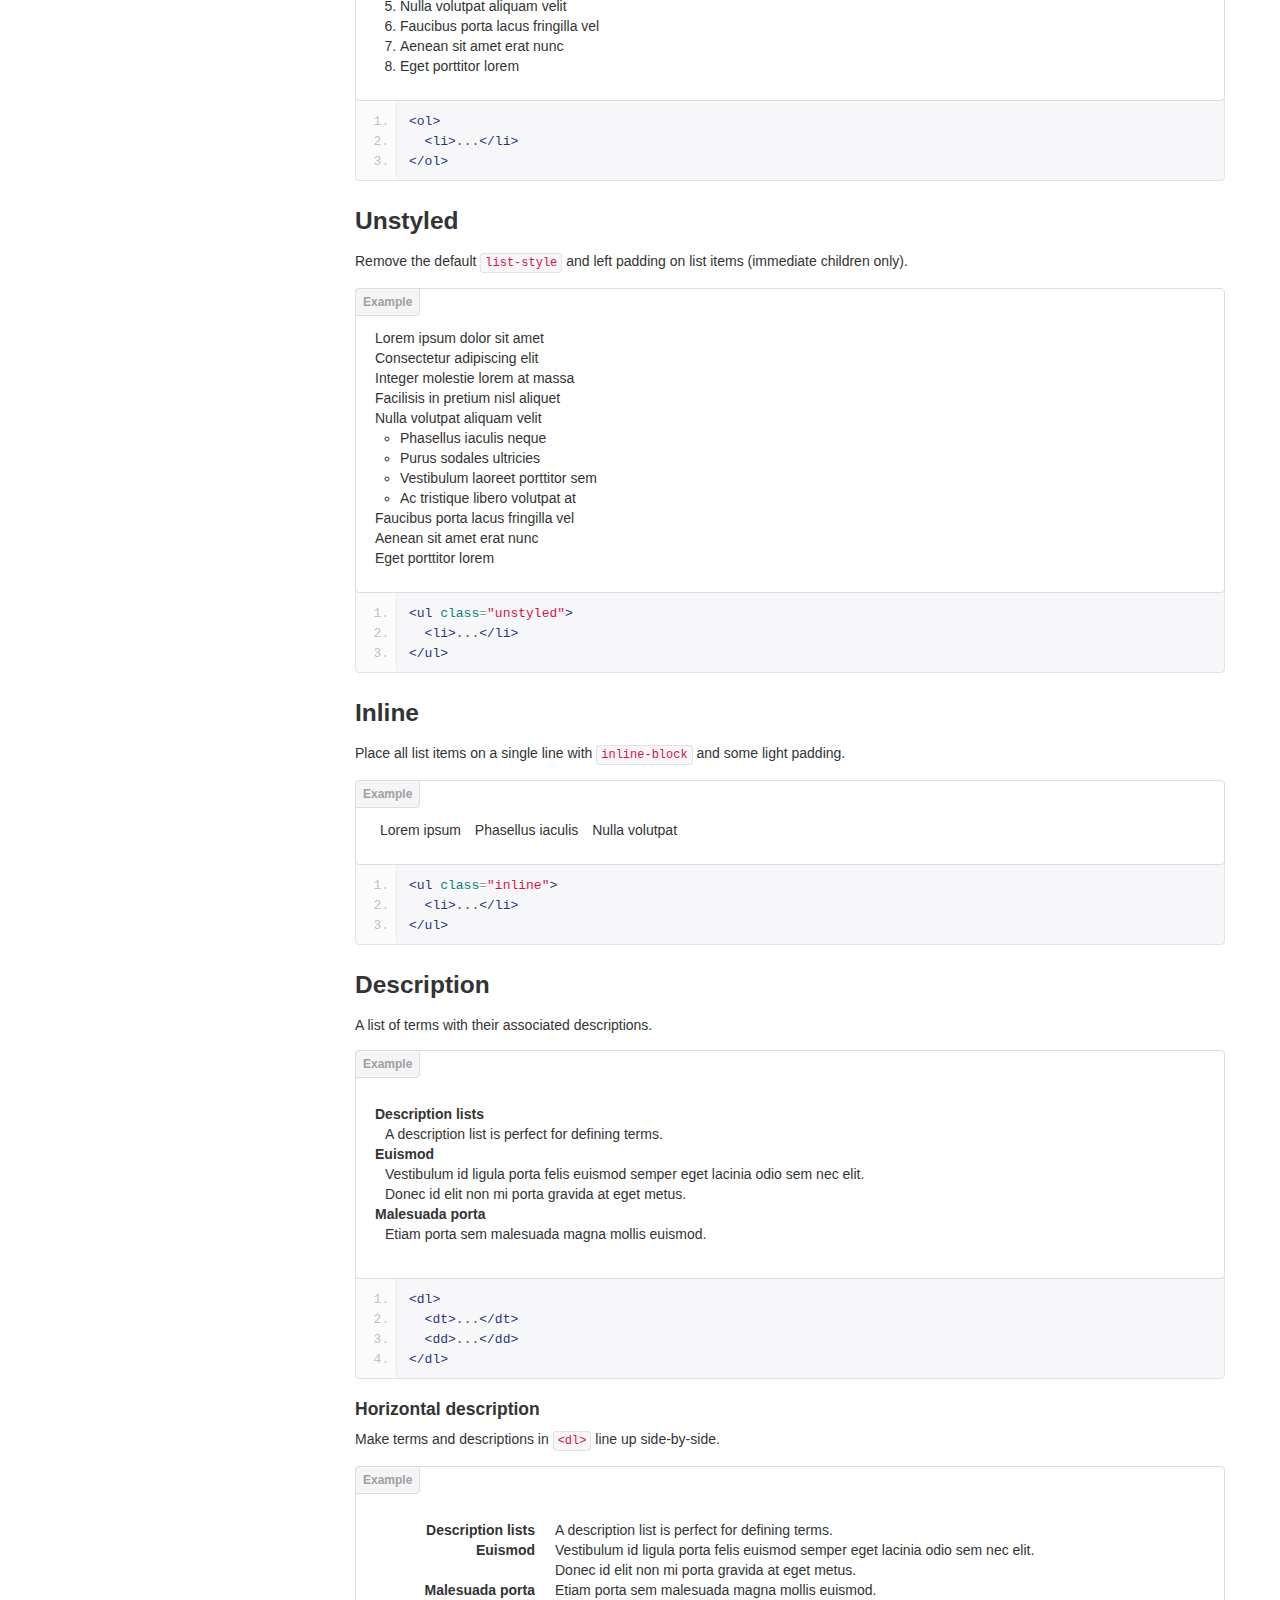
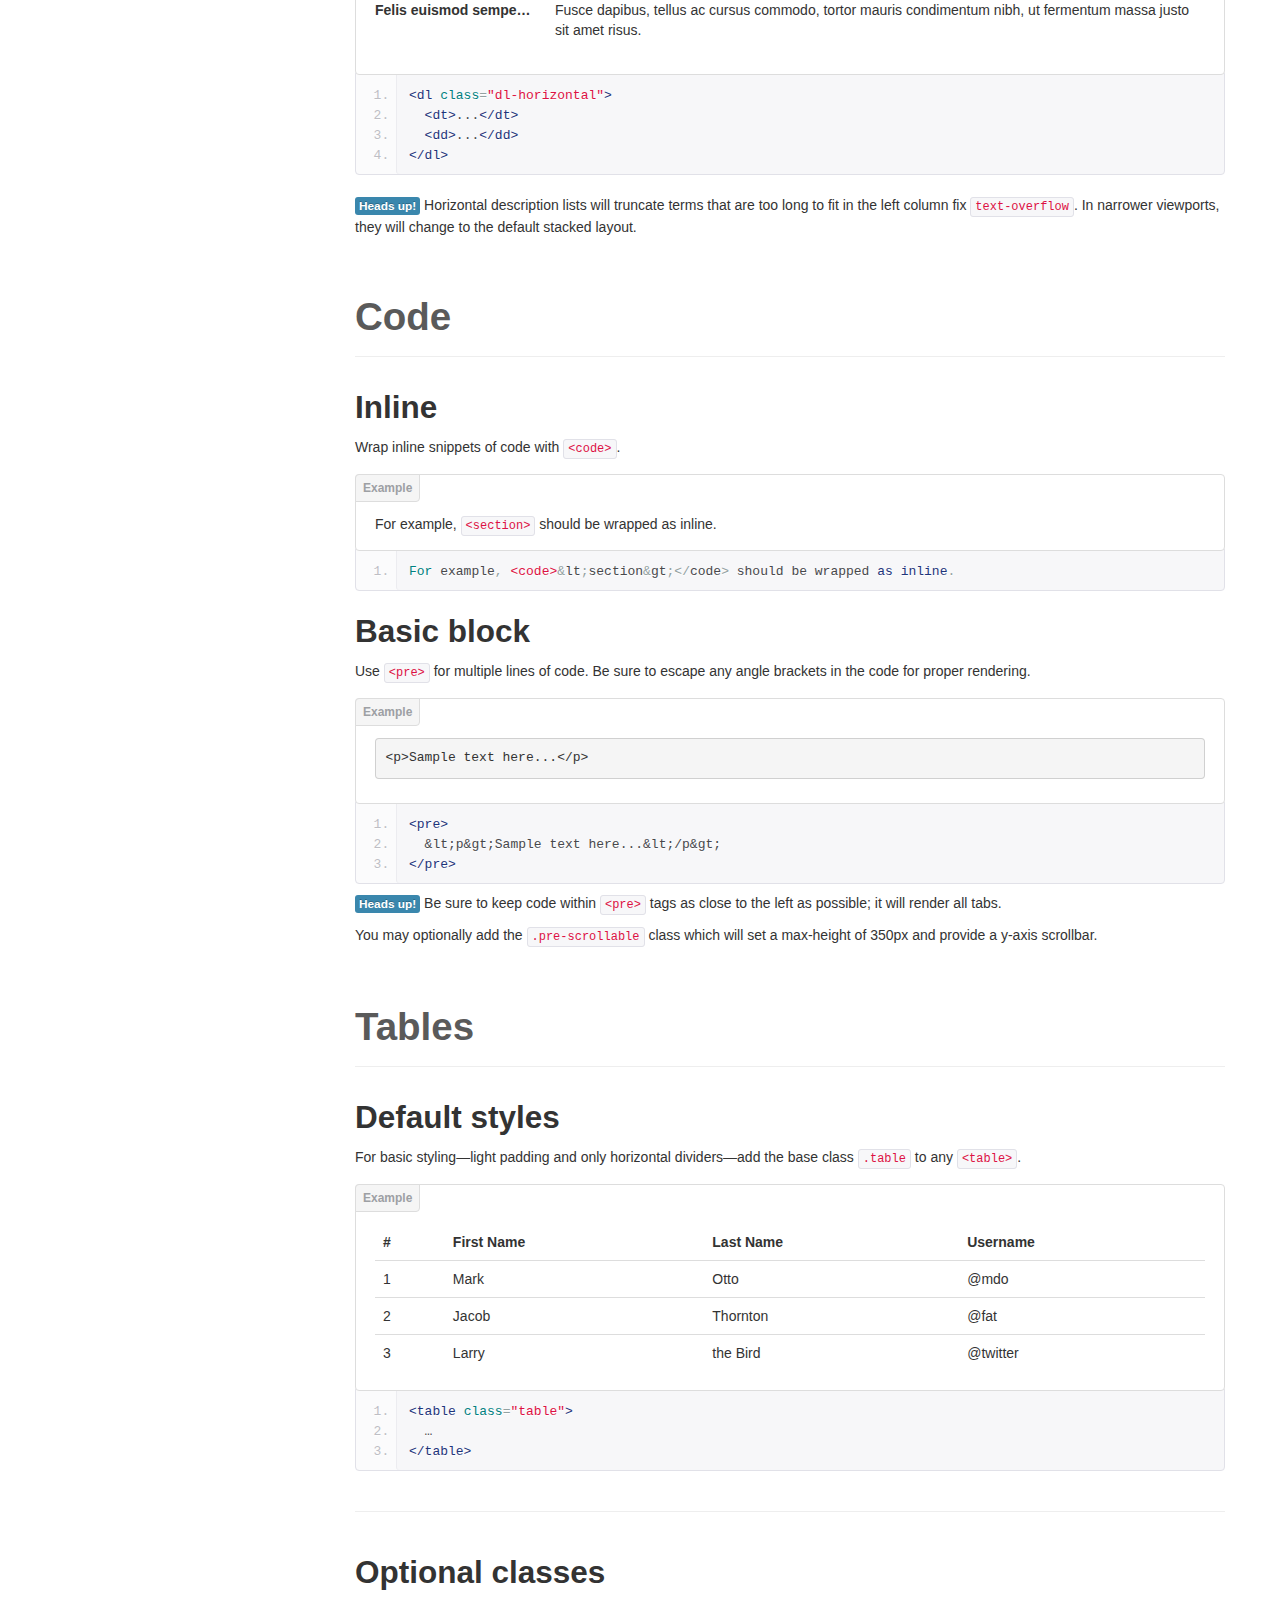
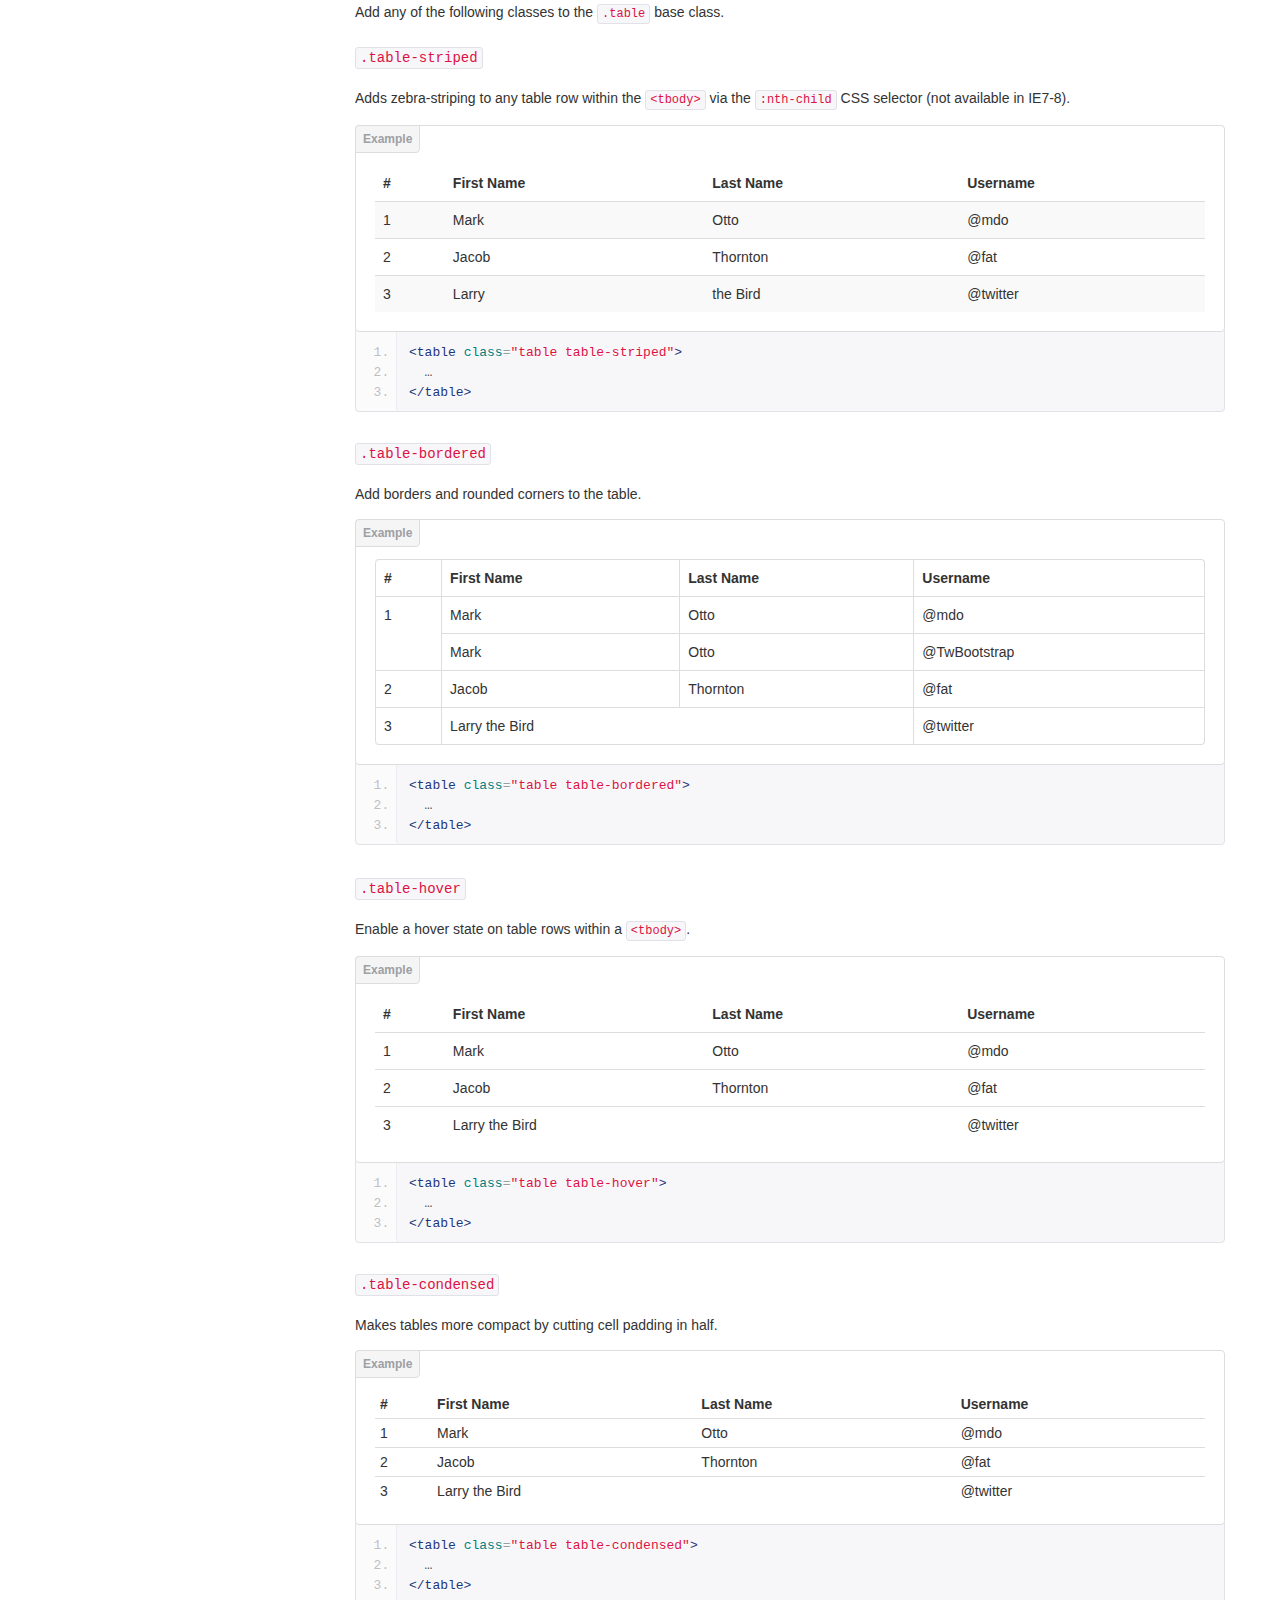
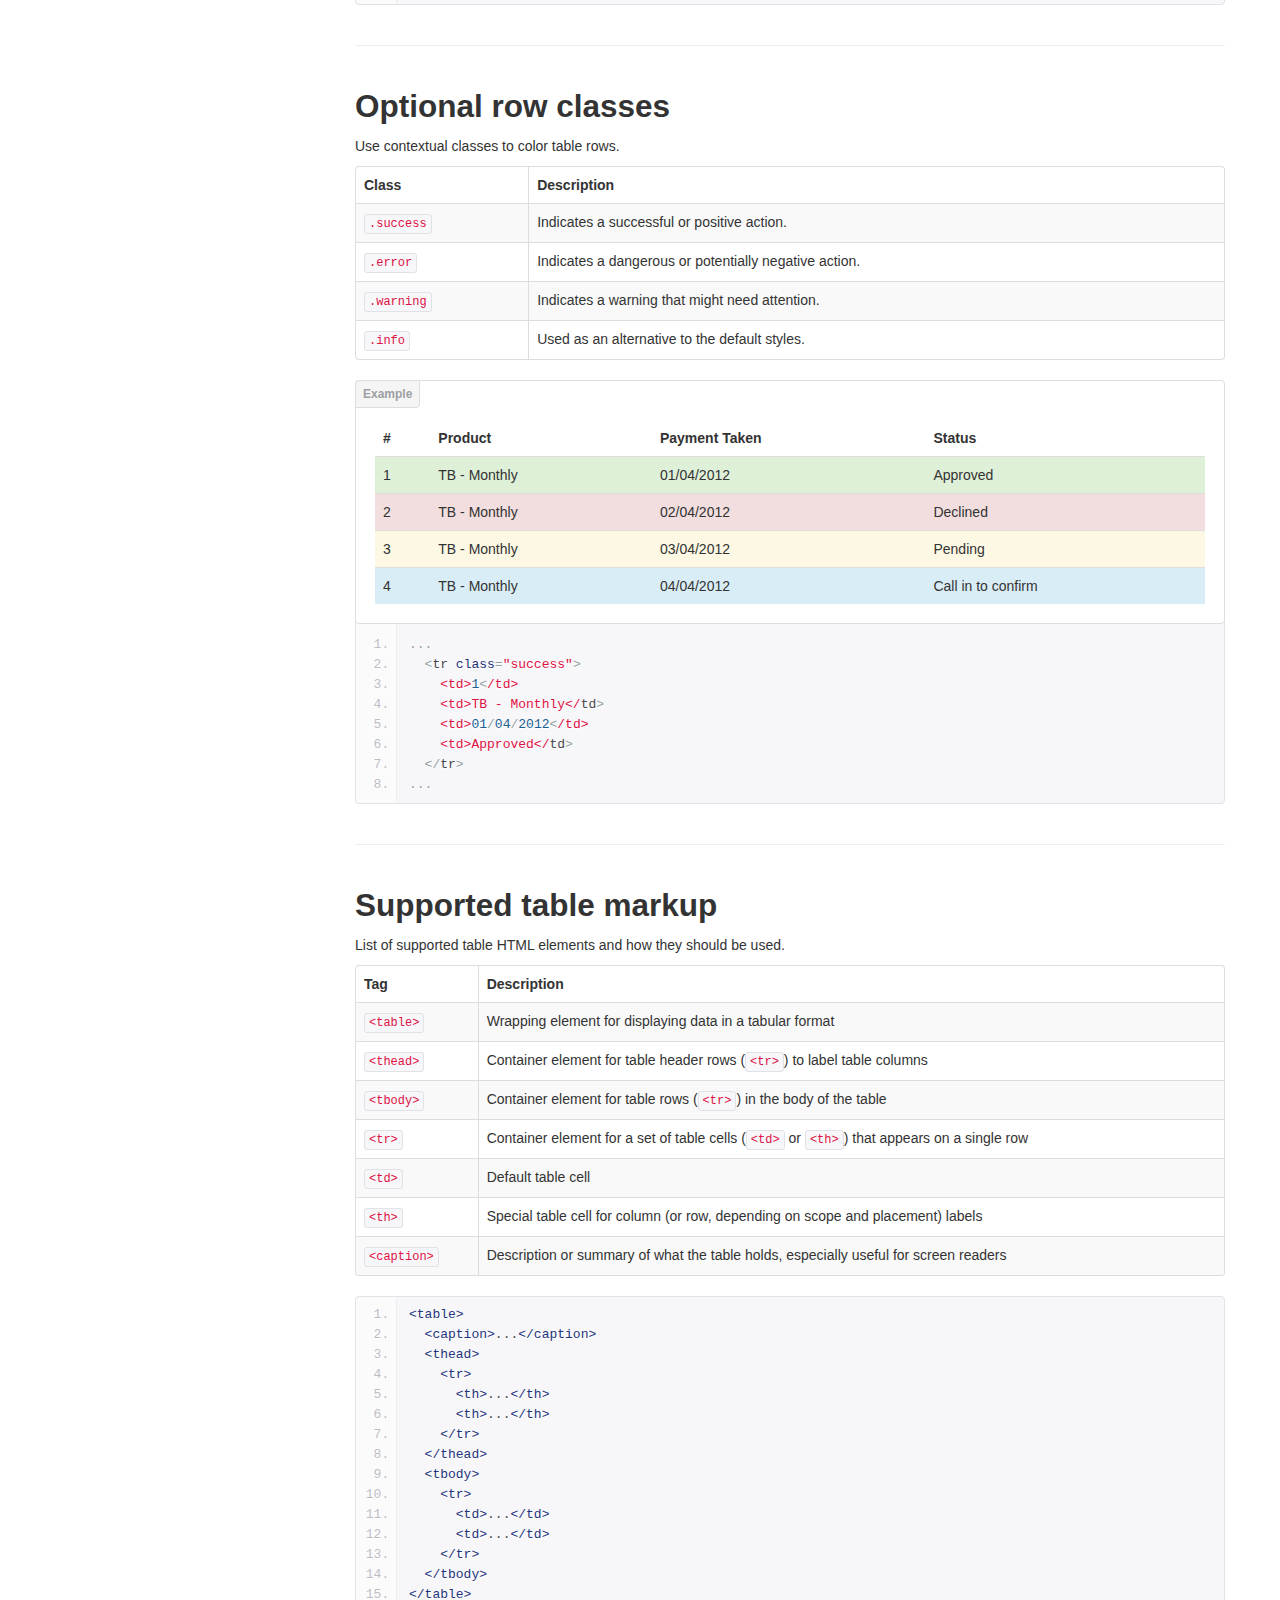
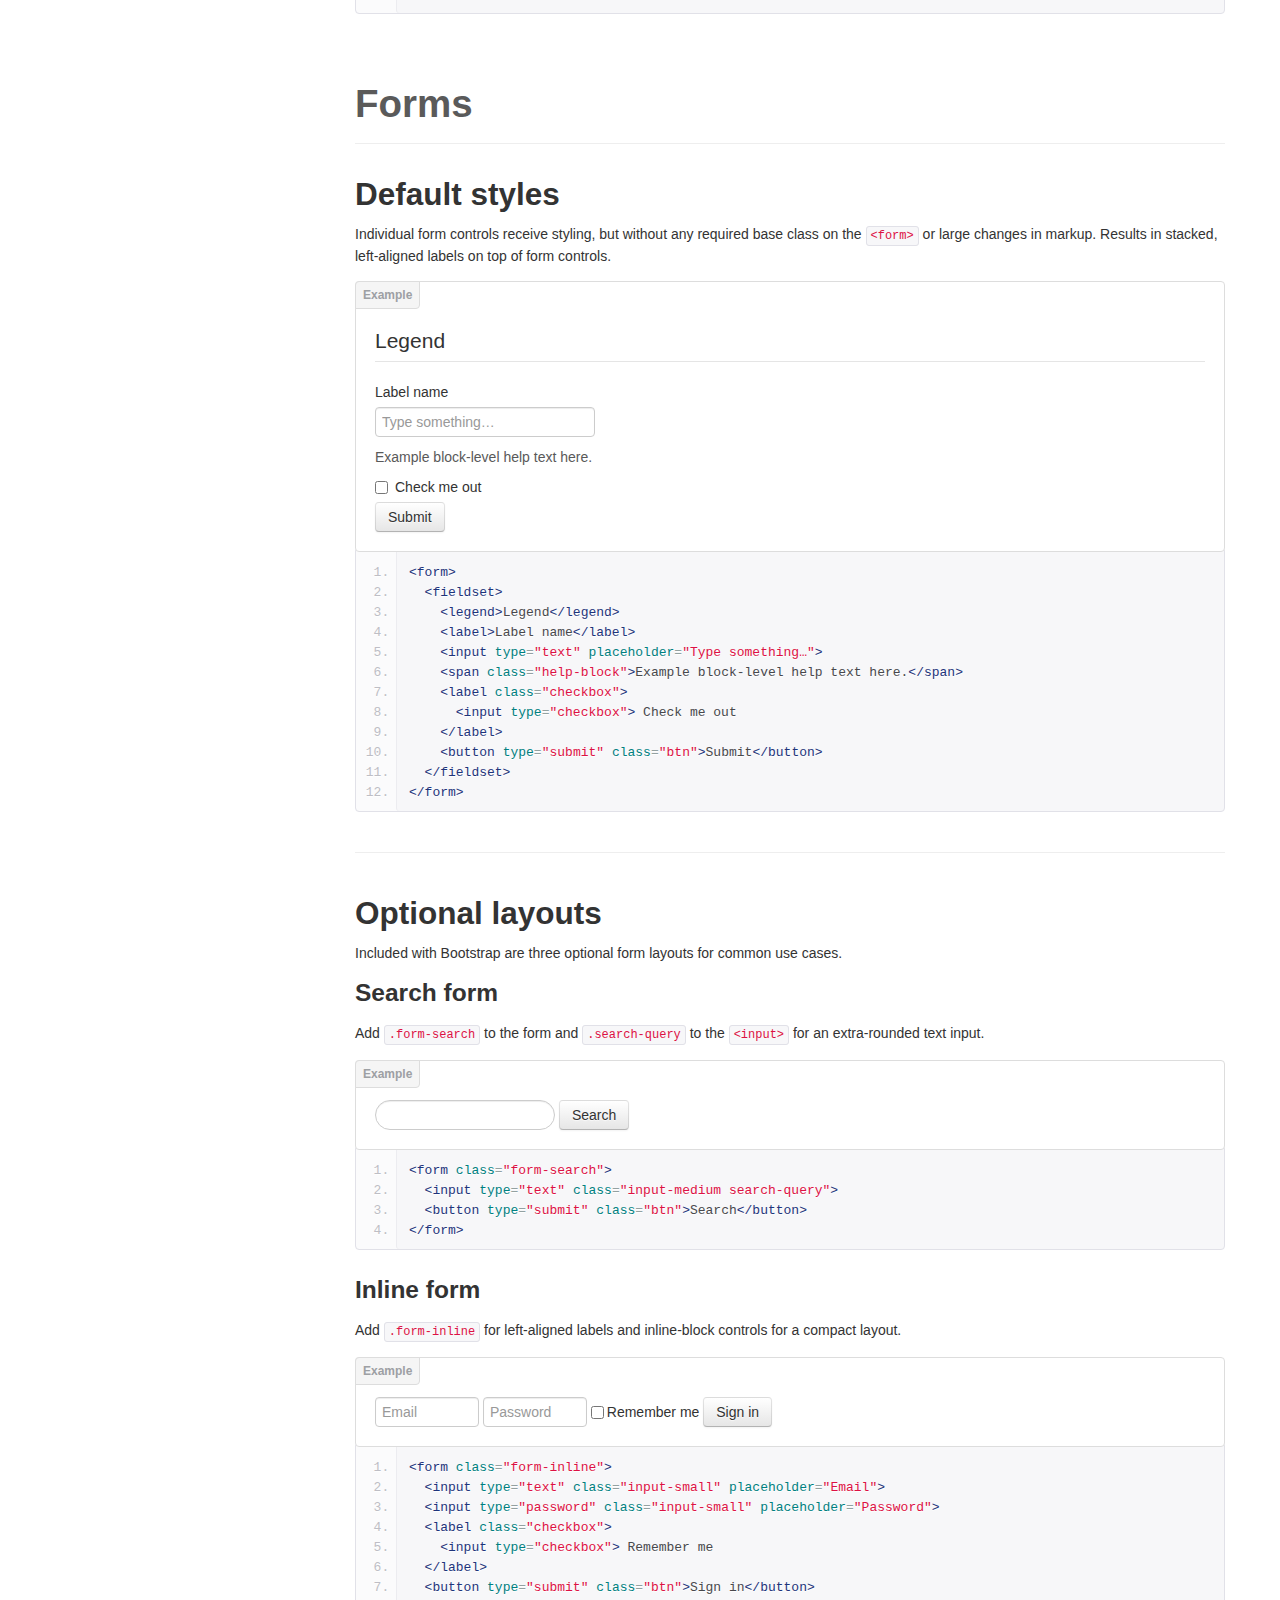
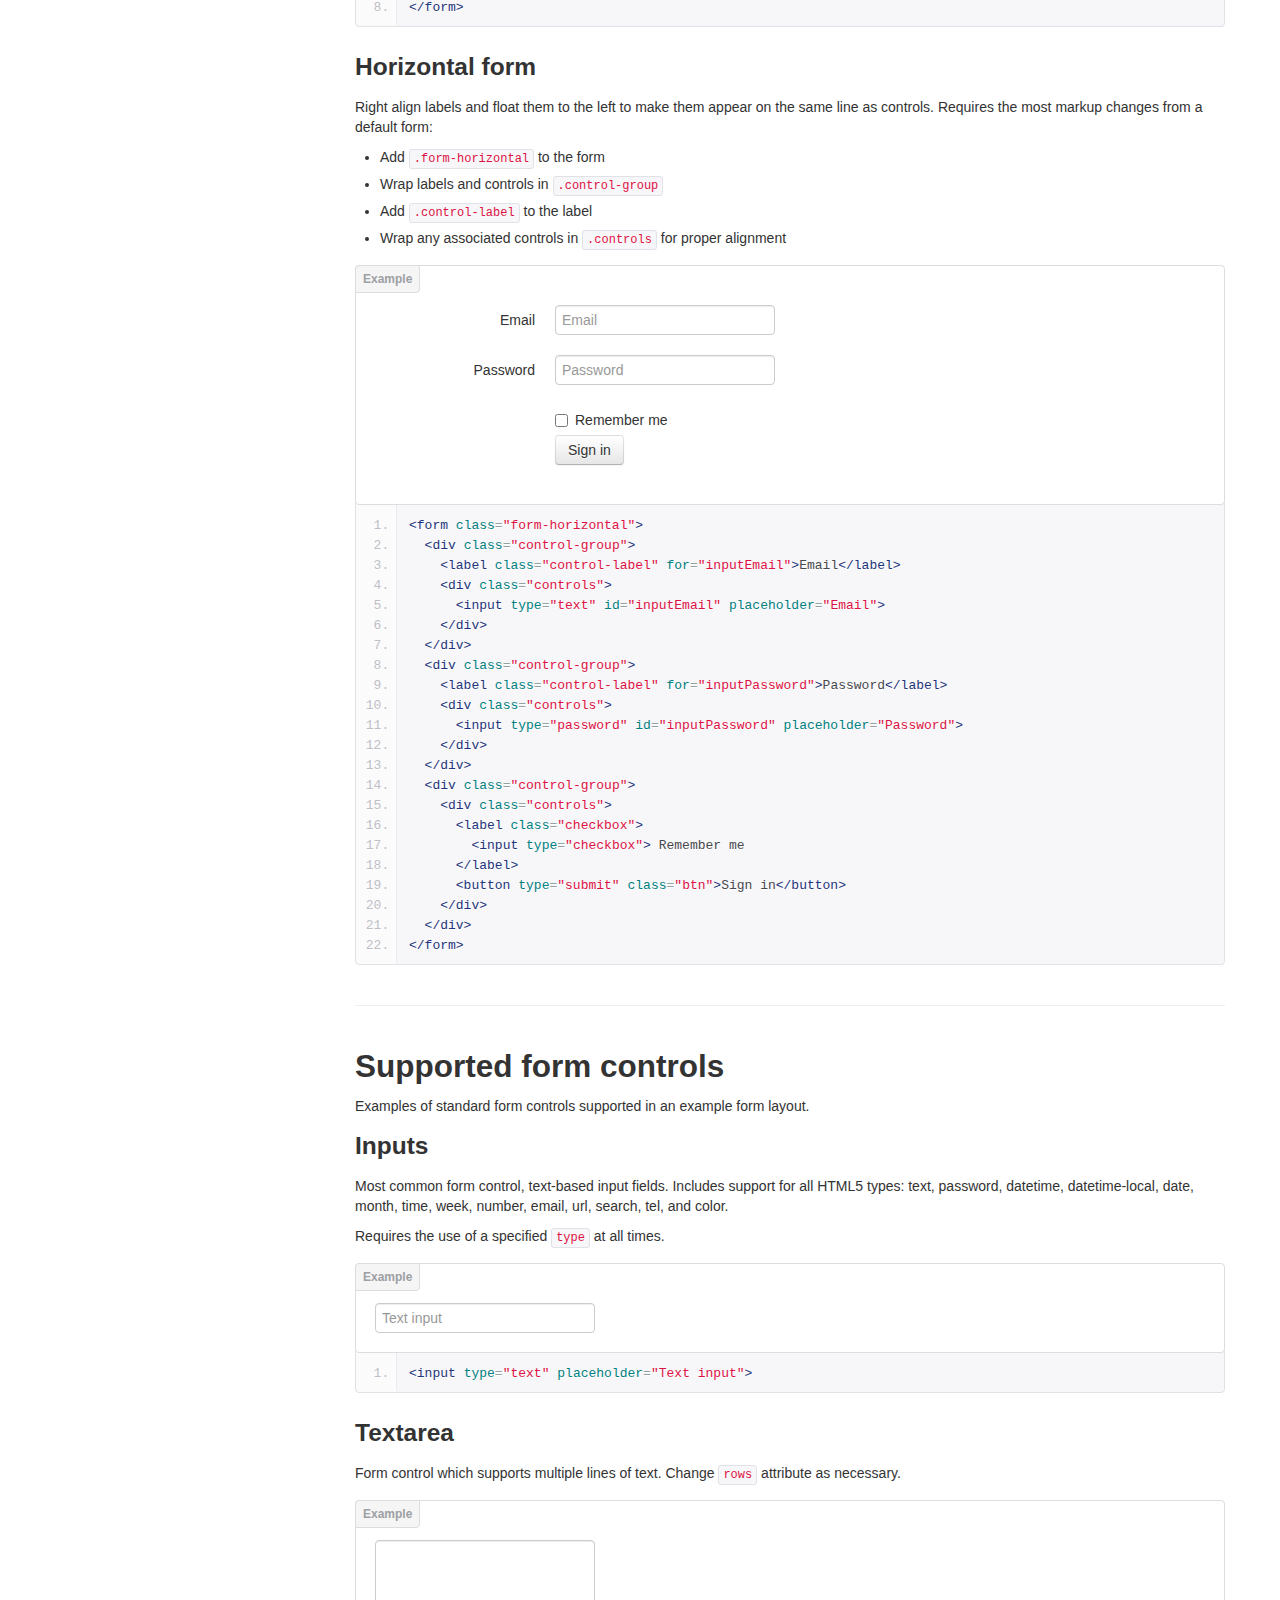
<file: bootstrap/docs/base-css.html>
<!DOCTYPE html>
<html lang="en">
  <head>
    <meta charset="utf-8">
    <title>Base · Bootstrap</title>
    <meta name="viewport" content="width=device-width, initial-scale=1.0">
    <meta name="description" content="">
    <meta name="author" content="">

    <!-- Le styles -->
    <link href="assets/css/bootstrap.css" rel="stylesheet">
    <link href="assets/css/bootstrap-responsive.css" rel="stylesheet">
    <link href="assets/css/docs.css" rel="stylesheet">
    <link href="assets/js/google-code-prettify/prettify.css" rel="stylesheet">

    <!-- Le HTML5 shim, for IE6-8 support of HTML5 elements -->
    <!--[if lt IE 9]>
      <script src="assets/js/html5shiv.js"></script>
    <![endif]-->

    <!-- Le fav and touch icons -->
    <link rel="apple-touch-icon-precomposed" sizes="144x144" href="assets/ico/apple-touch-icon-144-precomposed.png">
    <link rel="apple-touch-icon-precomposed" sizes="114x114" href="assets/ico/apple-touch-icon-114-precomposed.png">
      <link rel="apple-touch-icon-precomposed" sizes="72x72" href="assets/ico/apple-touch-icon-72-precomposed.png">
                    <link rel="apple-touch-icon-precomposed" href="assets/ico/apple-touch-icon-57-precomposed.png">
                                   <link rel="shortcut icon" href="assets/ico/favicon.png">

    <script type="text/javascript">
      var _gaq = _gaq || [];
      _gaq.push(['_setAccount', 'UA-146052-10']);
      _gaq.push(['_trackPageview']);
      (function() {
        var ga = document.createElement('script'); ga.type = 'text/javascript'; ga.async = true;
        ga.src = ('https:' == document.location.protocol ? 'https://ssl' : 'http://www') + '.google-analytics.com/ga.js';
        var s = document.getElementsByTagName('script')[0]; s.parentNode.insertBefore(ga, s);
      })();
    </script>
  </head>

  <body data-spy="scroll" data-target=".bs-docs-sidebar">

    <!-- Navbar
    ================================================== -->
    <div class="navbar navbar-inverse navbar-fixed-top">
      <div class="navbar-inner">
        <div class="container">
          <button type="button" class="btn btn-navbar" data-toggle="collapse" data-target=".nav-collapse">
            <span class="icon-bar"></span>
            <span class="icon-bar"></span>
            <span class="icon-bar"></span>
          </button>
          <a class="brand" href="./index.html">Bootstrap</a>
          <div class="nav-collapse collapse">
            <ul class="nav">
              <li class="">
                <a href="./index.html">Home</a>
              </li>
              <li class="">
                <a href="./getting-started.html">Get started</a>
              </li>
              <li class="">
                <a href="./scaffolding.html">Scaffolding</a>
              </li>
              <li class="active">
                <a href="./base-css.html">Base CSS</a>
              </li>
              <li class="">
                <a href="./components.html">Components</a>
              </li>
              <li class="">
                <a href="./javascript.html">JavaScript</a>
              </li>
              <li class="">
                <a href="./customize.html">Customize</a>
              </li>
            </ul>
          </div>
        </div>
      </div>
    </div>

<!-- Subhead
================================================== -->
<header class="jumbotron subhead" id="overview">
  <div class="container">
    <h1>Base CSS</h1>
    <p class="lead">Fundamental HTML elements styled and enhanced with extensible classes.</p>
  </div>
</header>


  <div class="container">

    <!-- Docs nav
    ================================================== -->
    <div class="row">
      <div class="span3 bs-docs-sidebar">
        <ul class="nav nav-list bs-docs-sidenav">
          <li><a href="#typography"><i class="icon-chevron-right"></i> Typography</a></li>
          <li><a href="#code"><i class="icon-chevron-right"></i> Code</a></li>
          <li><a href="#tables"><i class="icon-chevron-right"></i> Tables</a></li>
          <li><a href="#forms"><i class="icon-chevron-right"></i> Forms</a></li>
          <li><a href="#buttons"><i class="icon-chevron-right"></i> Buttons</a></li>
          <li><a href="#images"><i class="icon-chevron-right"></i> Images</a></li>
          <li><a href="#icons"><i class="icon-chevron-right"></i> Icons by Glyphicons</a></li>
        </ul>
      </div>
      <div class="span9">



        <!-- Typography
        ================================================== -->
        <section id="typography">
          <div class="page-header">
            <h1>Typography</h1>
          </div>

          <h2 id="headings">Headings</h2>
          <p>All HTML headings, <code>&lt;h1&gt;</code> through <code>&lt;h6&gt;</code> are available.</p>
          <div class="bs-docs-example">
            <h1>h1. Heading 1</h1>
            <h2>h2. Heading 2</h2>
            <h3>h3. Heading 3</h3>
            <h4>h4. Heading 4</h4>
            <h5>h5. Heading 5</h5>
            <h6>h6. Heading 6</h6>
          </div>

          <h2 id="body-copy">Body copy</h2>
          <p>Bootstrap's global default <code>font-size</code> is <strong>14px</strong>, with a <code>line-height</code> of <strong>20px</strong>. This is applied to the <code>&lt;body&gt;</code> and all paragraphs. In addition, <code>&lt;p&gt;</code> (paragraphs) receive a bottom margin of half their line-height (10px by default).</p>
          <div class="bs-docs-example">
            <p>Nullam quis risus eget urna mollis ornare vel eu leo. Cum sociis natoque penatibus et magnis dis parturient montes, nascetur ridiculus mus. Nullam id dolor id nibh ultricies vehicula.</p>
            <p>Cum sociis natoque penatibus et magnis dis parturient montes, nascetur ridiculus mus. Donec ullamcorper nulla non metus auctor fringilla. Duis mollis, est non commodo luctus, nisi erat porttitor ligula, eget lacinia odio sem nec elit. Donec ullamcorper nulla non metus auctor fringilla.</p>
            <p>Maecenas sed diam eget risus varius blandit sit amet non magna. Donec id elit non mi porta gravida at eget metus. Duis mollis, est non commodo luctus, nisi erat porttitor ligula, eget lacinia odio sem nec elit.</p>
          </div>
          <pre class="prettyprint">&lt;p&gt;...&lt;/p&gt;</pre>

          <h3>Lead body copy</h3>
          <p>Make a paragraph stand out by adding <code>.lead</code>.</p>
          <div class="bs-docs-example">
            <p class="lead">Vivamus sagittis lacus vel augue laoreet rutrum faucibus dolor auctor. Duis mollis, est non commodo luctus.</p>
          </div>
          <pre class="prettyprint">&lt;p class="lead"&gt;...&lt;/p&gt;</pre>

          <h3>Built with Less</h3>
          <p>The typographic scale is based on two LESS variables in <strong>variables.less</strong>: <code>@baseFontSize</code> and <code>@baseLineHeight</code>. The first is the base font-size used throughout and the second is the base line-height. We use those variables and some simple math to create the margins, paddings, and line-heights of all our type and more. Customize them and Bootstrap adapts.</p>


          <hr class="bs-docs-separator">


          <h2 id="emphasis">Emphasis</h2>
          <p>Make use of HTML's default emphasis tags with lightweight styles.</p>

          <h3><code>&lt;small&gt;</code></h3>
          <p>For de-emphasizing inline or blocks of text, <small>use the small tag.</small></p>
          <div class="bs-docs-example">
            <p><small>This line of text is meant to be treated as fine print.</small></p>
          </div>
<pre class="prettyprint">
&lt;p&gt;
  &lt;small&gt;This line of text is meant to be treated as fine print.&lt;/small&gt;
&lt;/p&gt;
</pre>

          <h3>Bold</h3>
          <p>For emphasizing a snippet of text with a heavier font-weight.</p>
          <div class="bs-docs-example">
            <p>The following snippet of text is <strong>rendered as bold text</strong>.</p>
          </div>
          <pre class="prettyprint">&lt;strong&gt;rendered as bold text&lt;/strong&gt;</pre>

          <h3>Italics</h3>
          <p>For emphasizing a snippet of text with italics.</p>
          <div class="bs-docs-example">
            <p>The following snippet of text is <em>rendered as italicized text</em>.</p>
          </div>
          <pre class="prettyprint">&lt;em&gt;rendered as italicized text&lt;/em&gt;</pre>

          <p><span class="label label-info">Heads up!</span> Feel free to use <code>&lt;b&gt;</code> and <code>&lt;i&gt;</code> in HTML5. <code>&lt;b&gt;</code> is meant to highlight words or phrases without conveying additional importance while <code>&lt;i&gt;</code> is mostly for voice, technical terms, etc.</p>

          <h3>Alignment classes</h3>
          <p>Easily realign text to components with text alignment classes.</p>
          <div class="bs-docs-example">
            <p class="text-left">Left aligned text.</p>
            <p class="text-center">Center aligned text.</p>
            <p class="text-right">Right aligned text.</p>
          </div>
<pre class="prettyprint linenums">
&lt;p class="text-left"&gt;Left aligned text.&lt;/p&gt;
&lt;p class="text-center"&gt;Center aligned text.&lt;/p&gt;
&lt;p class="text-right"&gt;Right aligned text.&lt;/p&gt;
</pre>

          <h3>Emphasis classes</h3>
          <p>Convey meaning through color with a handful of emphasis utility classes.</p>
          <div class="bs-docs-example">
            <p class="muted">Fusce dapibus, tellus ac cursus commodo, tortor mauris nibh.</p>
            <p class="text-warning">Etiam porta sem malesuada magna mollis euismod.</p>
            <p class="text-error">Donec ullamcorper nulla non metus auctor fringilla.</p>
            <p class="text-info">Aenean eu leo quam. Pellentesque ornare sem lacinia quam venenatis.</p>
            <p class="text-success">Duis mollis, est non commodo luctus, nisi erat porttitor ligula.</p>
          </div>
<pre class="prettyprint linenums">
&lt;p class="muted"&gt;Fusce dapibus, tellus ac cursus commodo, tortor mauris nibh.&lt;/p&gt;
&lt;p class="text-warning"&gt;Etiam porta sem malesuada magna mollis euismod.&lt;/p&gt;
&lt;p class="text-error"&gt;Donec ullamcorper nulla non metus auctor fringilla.&lt;/p&gt;
&lt;p class="text-info"&gt;Aenean eu leo quam. Pellentesque ornare sem lacinia quam venenatis.&lt;/p&gt;
&lt;p class="text-success"&gt;Duis mollis, est non commodo luctus, nisi erat porttitor ligula.&lt;/p&gt;
</pre>


          <hr class="bs-docs-separator">


          <h2 id="abbreviations">Abbreviations</h2>
          <p>Stylized implementation of HTML's <code>&lt;abbr&gt;</code> element for abbreviations and acronyms to show the expanded version on hover. Abbreviations with a <code>title</code> attribute have a light dotted bottom border and a help cursor on hover, providing additional context on hover.</p>

          <h3><code>&lt;abbr&gt;</code></h3>
          <p>For expanded text on long hover of an abbreviation, include the <code>title</code> attribute.</p>
          <div class="bs-docs-example">
            <p>An abbreviation of the word attribute is <abbr title="attribute">attr</abbr>.</p>
          </div>
          <pre class="prettyprint">&lt;abbr title="attribute"&gt;attr&lt;/abbr&gt;</pre>

          <h3><code>&lt;abbr class="initialism"&gt;</code></h3>
          <p>Add <code>.initialism</code> to an abbreviation for a slightly smaller font-size.</p>
          <div class="bs-docs-example">
            <p><abbr title="HyperText Markup Language" class="initialism">HTML</abbr> is the best thing since sliced bread.</p>
          </div>
          <pre class="prettyprint">&lt;abbr title="HyperText Markup Language" class="initialism"&gt;HTML&lt;/abbr&gt;</pre>


          <hr class="bs-docs-separator">


          <h2 id="addresses">Addresses</h2>
          <p>Present contact information for the nearest ancestor or the entire body of work.</p>

          <h3><code>&lt;address&gt;</code></h3>
          <p>Preserve formatting by ending all lines with <code>&lt;br&gt;</code>.</p>
          <div class="bs-docs-example">
            <address>
              <strong>Twitter, Inc.</strong><br>
              795 Folsom Ave, Suite 600<br>
              San Francisco, CA 94107<br>
              <abbr title="Phone">P:</abbr> (123) 456-7890
            </address>
            <address>
              <strong>Full Name</strong><br>
              <a href="mailto:#">first.last@example.com</a>
            </address>
          </div>
<pre class="prettyprint linenums">
&lt;address&gt;
  &lt;strong&gt;Twitter, Inc.&lt;/strong&gt;&lt;br&gt;
  795 Folsom Ave, Suite 600&lt;br&gt;
  San Francisco, CA 94107&lt;br&gt;
  &lt;abbr title="Phone"&gt;P:&lt;/abbr&gt; (123) 456-7890
&lt;/address&gt;

&lt;address&gt;
  &lt;strong&gt;Full Name&lt;/strong&gt;&lt;br&gt;
  &lt;a href="mailto:#"&gt;first.last@example.com&lt;/a&gt;
&lt;/address&gt;
</pre>


          <hr class="bs-docs-separator">


          <h2 id="blockquotes">Blockquotes</h2>
          <p>For quoting blocks of content from another source within your document.</p>

          <h3>Default blockquote</h3>
          <p>Wrap <code>&lt;blockquote&gt;</code> around any <abbr title="HyperText Markup Language">HTML</abbr> as the quote. For straight quotes we recommend a <code>&lt;p&gt;</code>.</p>
          <div class="bs-docs-example">
            <blockquote>
              <p>Lorem ipsum dolor sit amet, consectetur adipiscing elit. Integer posuere erat a ante.</p>
            </blockquote>
          </div>
<pre class="prettyprint linenums">
&lt;blockquote&gt;
  &lt;p&gt;Lorem ipsum dolor sit amet, consectetur adipiscing elit. Integer posuere erat a ante.&lt;/p&gt;
&lt;/blockquote&gt;
</pre>

          <h3>Blockquote options</h3>
          <p>Style and content changes for simple variations on a standard blockquote.</p>

          <h4>Naming a source</h4>
          <p>Add <code>&lt;small&gt;</code> tag for identifying the source. Wrap the name of the source work in <code>&lt;cite&gt;</code>.</p>
          <div class="bs-docs-example">
            <blockquote>
              <p>Lorem ipsum dolor sit amet, consectetur adipiscing elit. Integer posuere erat a ante.</p>
              <small>Someone famous in <cite title="Source Title">Source Title</cite></small>
            </blockquote>
          </div>
<pre class="prettyprint linenums">
&lt;blockquote&gt;
  &lt;p&gt;Lorem ipsum dolor sit amet, consectetur adipiscing elit. Integer posuere erat a ante.&lt;/p&gt;
  &lt;small&gt;Someone famous &lt;cite title="Source Title"&gt;Source Title&lt;/cite&gt;&lt;/small&gt;
&lt;/blockquote&gt;
</pre>

          <h4>Alternate displays</h4>
          <p>Use <code>.pull-right</code> for a floated, right-aligned blockquote.</p>
          <div class="bs-docs-example" style="overflow: hidden;">
            <blockquote class="pull-right">
              <p>Lorem ipsum dolor sit amet, consectetur adipiscing elit. Integer posuere erat a ante.</p>
              <small>Someone famous in <cite title="Source Title">Source Title</cite></small>
            </blockquote>
          </div>
<pre class="prettyprint linenums">
&lt;blockquote class="pull-right"&gt;
  ...
&lt;/blockquote&gt;
</pre>


          <hr class="bs-docs-separator">


          <!-- Lists -->
          <h2 id="lists">Lists</h2>

          <h3>Unordered</h3>
          <p>A list of items in which the order does <em>not</em> explicitly matter.</p>
          <div class="bs-docs-example">
            <ul>
              <li>Lorem ipsum dolor sit amet</li>
              <li>Consectetur adipiscing elit</li>
              <li>Integer molestie lorem at massa</li>
              <li>Facilisis in pretium nisl aliquet</li>
              <li>Nulla volutpat aliquam velit
                <ul>
                  <li>Phasellus iaculis neque</li>
                  <li>Purus sodales ultricies</li>
                  <li>Vestibulum laoreet porttitor sem</li>
                  <li>Ac tristique libero volutpat at</li>
                </ul>
              </li>
              <li>Faucibus porta lacus fringilla vel</li>
              <li>Aenean sit amet erat nunc</li>
              <li>Eget porttitor lorem</li>
            </ul>
          </div>
<pre class="prettyprint linenums">
&lt;ul&gt;
  &lt;li&gt;...&lt;/li&gt;
&lt;/ul&gt;
</pre>

          <h3>Ordered</h3>
          <p>A list of items in which the order <em>does</em> explicitly matter.</p>
          <div class="bs-docs-example">
            <ol>
              <li>Lorem ipsum dolor sit amet</li>
              <li>Consectetur adipiscing elit</li>
              <li>Integer molestie lorem at massa</li>
              <li>Facilisis in pretium nisl aliquet</li>
              <li>Nulla volutpat aliquam velit</li>
              <li>Faucibus porta lacus fringilla vel</li>
              <li>Aenean sit amet erat nunc</li>
              <li>Eget porttitor lorem</li>
            </ol>
          </div>
<pre class="prettyprint linenums">
&lt;ol&gt;
  &lt;li&gt;...&lt;/li&gt;
&lt;/ol&gt;
</pre>

        <h3>Unstyled</h3>
        <p>Remove the default <code>list-style</code> and left padding on list items (immediate children only).</p>
        <div class="bs-docs-example">
          <ul class="unstyled">
            <li>Lorem ipsum dolor sit amet</li>
            <li>Consectetur adipiscing elit</li>
            <li>Integer molestie lorem at massa</li>
            <li>Facilisis in pretium nisl aliquet</li>
            <li>Nulla volutpat aliquam velit
              <ul>
                <li>Phasellus iaculis neque</li>
                <li>Purus sodales ultricies</li>
                <li>Vestibulum laoreet porttitor sem</li>
                <li>Ac tristique libero volutpat at</li>
              </ul>
            </li>
            <li>Faucibus porta lacus fringilla vel</li>
            <li>Aenean sit amet erat nunc</li>
            <li>Eget porttitor lorem</li>
          </ul>
        </div>
<pre class="prettyprint linenums">
&lt;ul class="unstyled"&gt;
  &lt;li&gt;...&lt;/li&gt;
&lt;/ul&gt;
</pre>

        <h3>Inline</h3>
        <p>Place all list items on a single line with <code>inline-block</code> and some light padding.</p>
        <div class="bs-docs-example">
          <ul class="inline">
            <li>Lorem ipsum</li>
            <li>Phasellus iaculis</li>
            <li>Nulla volutpat</li>
          </ul>
        </div>
<pre class="prettyprint linenums">
&lt;ul class="inline"&gt;
  &lt;li&gt;...&lt;/li&gt;
&lt;/ul&gt;
</pre>

        <h3>Description</h3>
        <p>A list of terms with their associated descriptions.</p>
        <div class="bs-docs-example">
          <dl>
            <dt>Description lists</dt>
            <dd>A description list is perfect for defining terms.</dd>
            <dt>Euismod</dt>
            <dd>Vestibulum id ligula porta felis euismod semper eget lacinia odio sem nec elit.</dd>
            <dd>Donec id elit non mi porta gravida at eget metus.</dd>
            <dt>Malesuada porta</dt>
            <dd>Etiam porta sem malesuada magna mollis euismod.</dd>
          </dl>
        </div>
<pre class="prettyprint linenums">
&lt;dl&gt;
  &lt;dt&gt;...&lt;/dt&gt;
  &lt;dd&gt;...&lt;/dd&gt;
&lt;/dl&gt;
</pre>

        <h4>Horizontal description</h4>
        <p>Make terms and descriptions in <code>&lt;dl&gt;</code> line up side-by-side.</p>
        <div class="bs-docs-example">
          <dl class="dl-horizontal">
            <dt>Description lists</dt>
            <dd>A description list is perfect for defining terms.</dd>
            <dt>Euismod</dt>
            <dd>Vestibulum id ligula porta felis euismod semper eget lacinia odio sem nec elit.</dd>
            <dd>Donec id elit non mi porta gravida at eget metus.</dd>
            <dt>Malesuada porta</dt>
            <dd>Etiam porta sem malesuada magna mollis euismod.</dd>
            <dt>Felis euismod semper eget lacinia</dt>
            <dd>Fusce dapibus, tellus ac cursus commodo, tortor mauris condimentum nibh, ut fermentum massa justo sit amet risus.</dd>
          </dl>
        </div>
<pre class="prettyprint linenums">
&lt;dl class="dl-horizontal"&gt;
  &lt;dt&gt;...&lt;/dt&gt;
  &lt;dd&gt;...&lt;/dd&gt;
&lt;/dl&gt;
</pre>
        <p>
          <span class="label label-info">Heads up!</span>
          Horizontal description lists will truncate terms that are too long to fit in the left column fix <code>text-overflow</code>. In narrower viewports, they will change to the default stacked layout.
        </p>
      </section>



        <!-- Code
        ================================================== -->
        <section id="code">
          <div class="page-header">
            <h1>Code</h1>
          </div>

          <h2>Inline</h2>
          <p>Wrap inline snippets of code with <code>&lt;code&gt;</code>.</p>
<div class="bs-docs-example">
  For example, <code>&lt;section&gt;</code> should be wrapped as inline.
</div>
<pre class="prettyprint linenums">
For example, &lt;code&gt;&amp;lt;section&amp;gt;&lt;/code&gt; should be wrapped as inline.
</pre>

          <h2>Basic block</h2>
          <p>Use <code>&lt;pre&gt;</code> for multiple lines of code. Be sure to escape any angle brackets in the code for proper rendering.</p>
<div class="bs-docs-example">
  <pre>&lt;p&gt;Sample text here...&lt;/p&gt;</pre>
</div>
<pre class="prettyprint linenums" style="margin-bottom: 9px;">
&lt;pre&gt;
  &amp;lt;p&amp;gt;Sample text here...&amp;lt;/p&amp;gt;
&lt;/pre&gt;
</pre>
          <p><span class="label label-info">Heads up!</span> Be sure to keep code within <code>&lt;pre&gt;</code> tags as close to the left as possible; it will render all tabs.</p>
          <p>You may optionally add the <code>.pre-scrollable</code> class which will set a max-height of 350px and provide a y-axis scrollbar.</p>
        </section>



        <!-- Tables
        ================================================== -->
        <section id="tables">
          <div class="page-header">
            <h1>Tables</h1>
          </div>

          <h2>Default styles</h2>
          <p>For basic styling&mdash;light padding and only horizontal dividers&mdash;add the base class <code>.table</code> to any <code>&lt;table&gt;</code>.</p>
          <div class="bs-docs-example">
            <table class="table">
              <thead>
                <tr>
                  <th>#</th>
                  <th>First Name</th>
                  <th>Last Name</th>
                  <th>Username</th>
                </tr>
              </thead>
              <tbody>
                <tr>
                  <td>1</td>
                  <td>Mark</td>
                  <td>Otto</td>
                  <td>@mdo</td>
                </tr>
                <tr>
                  <td>2</td>
                  <td>Jacob</td>
                  <td>Thornton</td>
                  <td>@fat</td>
                </tr>
                <tr>
                  <td>3</td>
                  <td>Larry</td>
                  <td>the Bird</td>
                  <td>@twitter</td>
                </tr>
              </tbody>
            </table>
          </div>
<pre class="prettyprint linenums">
&lt;table class="table"&gt;
  …
&lt;/table&gt;
</pre>


          <hr class="bs-docs-separator">


          <h2>Optional classes</h2>
          <p>Add any of the following classes to the <code>.table</code> base class.</p>

          <h3><code>.table-striped</code></h3>
          <p>Adds zebra-striping to any table row within the <code>&lt;tbody&gt;</code> via the <code>:nth-child</code> CSS selector (not available in IE7-8).</p>
          <div class="bs-docs-example">
            <table class="table table-striped">
              <thead>
                <tr>
                  <th>#</th>
                  <th>First Name</th>
                  <th>Last Name</th>
                  <th>Username</th>
                </tr>
              </thead>
              <tbody>
                <tr>
                  <td>1</td>
                  <td>Mark</td>
                  <td>Otto</td>
                  <td>@mdo</td>
                </tr>
                <tr>
                  <td>2</td>
                  <td>Jacob</td>
                  <td>Thornton</td>
                  <td>@fat</td>
                </tr>
                <tr>
                  <td>3</td>
                  <td>Larry</td>
                  <td>the Bird</td>
                  <td>@twitter</td>
                </tr>
              </tbody>
            </table>
          </div>
<pre class="prettyprint linenums" style="margin-bottom: 18px;">
&lt;table class="table table-striped"&gt;
  …
&lt;/table&gt;
</pre>

          <h3><code>.table-bordered</code></h3>
          <p>Add borders and rounded corners to the table.</p>
          <div class="bs-docs-example">
            <table class="table table-bordered">
              <thead>
                <tr>
                  <th>#</th>
                  <th>First Name</th>
                  <th>Last Name</th>
                  <th>Username</th>
                </tr>
              </thead>
              <tbody>
                <tr>
                  <td rowspan="2">1</td>
                  <td>Mark</td>
                  <td>Otto</td>
                  <td>@mdo</td>
                </tr>
                <tr>
                  <td>Mark</td>
                  <td>Otto</td>
                  <td>@TwBootstrap</td>
                </tr>
                <tr>
                  <td>2</td>
                  <td>Jacob</td>
                  <td>Thornton</td>
                  <td>@fat</td>
                </tr>
                <tr>
                  <td>3</td>
                  <td colspan="2">Larry the Bird</td>
                  <td>@twitter</td>
                </tr>
              </tbody>
            </table>
          </div>
<pre class="prettyprint linenums">
&lt;table class="table table-bordered"&gt;
  …
&lt;/table&gt;
</pre>

          <h3><code>.table-hover</code></h3>
          <p>Enable a hover state on table rows within a <code>&lt;tbody&gt;</code>.</p>
          <div class="bs-docs-example">
            <table class="table table-hover">
              <thead>
                <tr>
                  <th>#</th>
                  <th>First Name</th>
                  <th>Last Name</th>
                  <th>Username</th>
                </tr>
              </thead>
              <tbody>
                <tr>
                  <td>1</td>
                  <td>Mark</td>
                  <td>Otto</td>
                  <td>@mdo</td>
                </tr>
                <tr>
                  <td>2</td>
                  <td>Jacob</td>
                  <td>Thornton</td>
                  <td>@fat</td>
                </tr>
                <tr>
                  <td>3</td>
                  <td colspan="2">Larry the Bird</td>
                  <td>@twitter</td>
                </tr>
              </tbody>
            </table>
          </div>
<pre class="prettyprint linenums" style="margin-bottom: 18px;">
&lt;table class="table table-hover"&gt;
  …
&lt;/table&gt;
</pre>

          <h3><code>.table-condensed</code></h3>
          <p>Makes tables more compact by cutting cell padding in half.</p>
          <div class="bs-docs-example">
            <table class="table table-condensed">
              <thead>
                <tr>
                  <th>#</th>
                  <th>First Name</th>
                  <th>Last Name</th>
                  <th>Username</th>
                </tr>
              </thead>
              <tbody>
                <tr>
                  <td>1</td>
                  <td>Mark</td>
                  <td>Otto</td>
                  <td>@mdo</td>
                </tr>
                <tr>
                  <td>2</td>
                  <td>Jacob</td>
                  <td>Thornton</td>
                  <td>@fat</td>
                </tr>
                <tr>
                  <td>3</td>
                  <td colspan="2">Larry the Bird</td>
                  <td>@twitter</td>
                </tr>
              </tbody>
            </table>
          </div>
<pre class="prettyprint linenums" style="margin-bottom: 18px;">
&lt;table class="table table-condensed"&gt;
  …
&lt;/table&gt;
</pre>


          <hr class="bs-docs-separator">


          <h2>Optional row classes</h2>
          <p>Use contextual classes to color table rows.</p>
          <table class="table table-bordered table-striped">
            <colgroup>
              <col class="span1">
              <col class="span7">
            </colgroup>
            <thead>
              <tr>
                <th>Class</th>
                <th>Description</th>
              </tr>
            </thead>
            <tbody>
              <tr>
                <td>
                  <code>.success</code>
                </td>
                <td>Indicates a successful or positive action.</td>
              </tr>
              <tr>
                <td>
                  <code>.error</code>
                </td>
                <td>Indicates a dangerous or potentially negative action.</td>
              </tr>
              <tr>
                <td>
                  <code>.warning</code>
                </td>
                <td>Indicates a warning that might need attention.</td>
              </tr>
              <tr>
                <td>
                  <code>.info</code>
                </td>
                <td>Used as an alternative to the default styles.</td>
              </tr>
            </tbody>
          </table>
          <div class="bs-docs-example">
            <table class="table">
              <thead>
                <tr>
                  <th>#</th>
                  <th>Product</th>
                  <th>Payment Taken</th>
                  <th>Status</th>
                </tr>
              </thead>
              <tbody>
                <tr class="success">
                  <td>1</td>
                  <td>TB - Monthly</td>
                  <td>01/04/2012</td>
                  <td>Approved</td>
                </tr>
                <tr class="error">
                  <td>2</td>
                  <td>TB - Monthly</td>
                  <td>02/04/2012</td>
                  <td>Declined</td>
                </tr>
                <tr class="warning">
                  <td>3</td>
                  <td>TB - Monthly</td>
                  <td>03/04/2012</td>
                  <td>Pending</td>
                </tr>
                <tr class="info">
                  <td>4</td>
                  <td>TB - Monthly</td>
                  <td>04/04/2012</td>
                  <td>Call in to confirm</td>
                </tr>
              </tbody>
            </table>
          </div>
<pre class="prettyprint linenums">
...
  &lt;tr class="success"&gt;
    &lt;td&gt;1&lt;/td&gt;
    &lt;td&gt;TB - Monthly&lt;/td&gt;
    &lt;td&gt;01/04/2012&lt;/td&gt;
    &lt;td&gt;Approved&lt;/td&gt;
  &lt;/tr&gt;
...
</pre>


          <hr class="bs-docs-separator">


          <h2>Supported table markup</h2>
          <p>List of supported table HTML elements and how they should be used.</p>
          <table class="table table-bordered table-striped">
            <colgroup>
              <col class="span1">
              <col class="span7">
            </colgroup>
            <thead>
              <tr>
                <th>Tag</th>
                <th>Description</th>
              </tr>
            </thead>
            <tbody>
              <tr>
                <td>
                  <code>&lt;table&gt;</code>
                </td>
                <td>
                  Wrapping element for displaying data in a tabular format
                </td>
              </tr>
              <tr>
                <td>
                  <code>&lt;thead&gt;</code>
                </td>
                <td>
                  Container element for table header rows (<code>&lt;tr&gt;</code>) to label table columns
                </td>
              </tr>
              <tr>
                <td>
                  <code>&lt;tbody&gt;</code>
                </td>
                <td>
                  Container element for table rows (<code>&lt;tr&gt;</code>) in the body of the table
                </td>
              </tr>
              <tr>
                <td>
                  <code>&lt;tr&gt;</code>
                </td>
                <td>
                  Container element for a set of table cells (<code>&lt;td&gt;</code> or <code>&lt;th&gt;</code>) that appears on a single row
                </td>
              </tr>
              <tr>
                <td>
                  <code>&lt;td&gt;</code>
                </td>
                <td>
                  Default table cell
                </td>
              </tr>
              <tr>
                <td>
                  <code>&lt;th&gt;</code>
                </td>
                <td>
                  Special table cell for column (or row, depending on scope and placement) labels
                </td>
              </tr>
              <tr>
                <td>
                  <code>&lt;caption&gt;</code>
                </td>
                <td>
                  Description or summary of what the table holds, especially useful for screen readers
                </td>
              </tr>
            </tbody>
          </table>
<pre class="prettyprint linenums">
&lt;table&gt;
  &lt;caption&gt;...&lt;/caption&gt;
  &lt;thead&gt;
    &lt;tr&gt;
      &lt;th&gt;...&lt;/th&gt;
      &lt;th&gt;...&lt;/th&gt;
    &lt;/tr&gt;
  &lt;/thead&gt;
  &lt;tbody&gt;
    &lt;tr&gt;
      &lt;td&gt;...&lt;/td&gt;
      &lt;td&gt;...&lt;/td&gt;
    &lt;/tr&gt;
  &lt;/tbody&gt;
&lt;/table&gt;
</pre>

        </section>



        <!-- Forms
        ================================================== -->
        <section id="forms">
          <div class="page-header">
            <h1>Forms</h1>
          </div>

          <h2>Default styles</h2>
          <p>Individual form controls receive styling, but without any required base class on the <code>&lt;form&gt;</code> or large changes in markup. Results in stacked, left-aligned labels on top of form controls.</p>
          <form class="bs-docs-example">
            <fieldset>
              <legend>Legend</legend>
              <label>Label name</label>
              <input type="text" placeholder="Type something…">
              <span class="help-block">Example block-level help text here.</span>
              <label class="checkbox">
                <input type="checkbox"> Check me out
              </label>
              <button type="submit" class="btn">Submit</button>
            </fieldset>
          </form>
<pre class="prettyprint linenums">
&lt;form&gt;
  &lt;fieldset&gt;
    &lt;legend&gt;Legend&lt;/legend&gt;
    &lt;label&gt;Label name&lt;/label&gt;
    &lt;input type="text" placeholder="Type something…"&gt;
    &lt;span class="help-block"&gt;Example block-level help text here.&lt;/span&gt;
    &lt;label class="checkbox"&gt;
      &lt;input type="checkbox"&gt; Check me out
    &lt;/label&gt;
    &lt;button type="submit" class="btn"&gt;Submit&lt;/button&gt;
  &lt;/fieldset&gt;
&lt;/form&gt;
</pre>


          <hr class="bs-docs-separator">


          <h2>Optional layouts</h2>
          <p>Included with Bootstrap are three optional form layouts for common use cases.</p>

          <h3>Search form</h3>
          <p>Add <code>.form-search</code> to the form and <code>.search-query</code> to the <code>&lt;input&gt;</code> for an extra-rounded text input.</p>
          <form class="bs-docs-example form-search">
            <input type="text" class="input-medium search-query">
            <button type="submit" class="btn">Search</button>
          </form>
<pre class="prettyprint linenums">
&lt;form class="form-search"&gt;
  &lt;input type="text" class="input-medium search-query"&gt;
  &lt;button type="submit" class="btn"&gt;Search&lt;/button&gt;
&lt;/form&gt;
</pre>

          <h3>Inline form</h3>
          <p>Add <code>.form-inline</code> for left-aligned labels and inline-block controls for a compact layout.</p>
          <form class="bs-docs-example form-inline">
            <input type="text" class="input-small" placeholder="Email">
            <input type="password" class="input-small" placeholder="Password">
            <label class="checkbox">
              <input type="checkbox"> Remember me
            </label>
            <button type="submit" class="btn">Sign in</button>
          </form>
<pre class="prettyprint linenums">
&lt;form class="form-inline"&gt;
  &lt;input type="text" class="input-small" placeholder="Email"&gt;
  &lt;input type="password" class="input-small" placeholder="Password"&gt;
  &lt;label class="checkbox"&gt;
    &lt;input type="checkbox"&gt; Remember me
  &lt;/label&gt;
  &lt;button type="submit" class="btn"&gt;Sign in&lt;/button&gt;
&lt;/form&gt;
</pre>

          <h3>Horizontal form</h3>
          <p>Right align labels and float them to the left to make them appear on the same line as controls. Requires the most markup changes from a default form:</p>
          <ul>
            <li>Add <code>.form-horizontal</code> to the form</li>
            <li>Wrap labels and controls in <code>.control-group</code></li>
            <li>Add <code>.control-label</code> to the label</li>
            <li>Wrap any associated controls in <code>.controls</code> for proper alignment</li>
          </ul>
          <form class="bs-docs-example form-horizontal">
            <div class="control-group">
              <label class="control-label" for="inputEmail">Email</label>
              <div class="controls">
                <input type="text" id="inputEmail" placeholder="Email">
              </div>
            </div>
            <div class="control-group">
              <label class="control-label" for="inputPassword">Password</label>
              <div class="controls">
                <input type="password" id="inputPassword" placeholder="Password">
              </div>
            </div>
            <div class="control-group">
              <div class="controls">
                <label class="checkbox">
                  <input type="checkbox"> Remember me
                </label>
                <button type="submit" class="btn">Sign in</button>
              </div>
            </div>
          </form>
<pre class="prettyprint linenums">
&lt;form class="form-horizontal"&gt;
  &lt;div class="control-group"&gt;
    &lt;label class="control-label" for="inputEmail"&gt;Email&lt;/label&gt;
    &lt;div class="controls"&gt;
      &lt;input type="text" id="inputEmail" placeholder="Email"&gt;
    &lt;/div&gt;
  &lt;/div&gt;
  &lt;div class="control-group"&gt;
    &lt;label class="control-label" for="inputPassword"&gt;Password&lt;/label&gt;
    &lt;div class="controls"&gt;
      &lt;input type="password" id="inputPassword" placeholder="Password"&gt;
    &lt;/div&gt;
  &lt;/div&gt;
  &lt;div class="control-group"&gt;
    &lt;div class="controls"&gt;
      &lt;label class="checkbox"&gt;
        &lt;input type="checkbox"&gt; Remember me
      &lt;/label&gt;
      &lt;button type="submit" class="btn"&gt;Sign in&lt;/button&gt;
    &lt;/div&gt;
  &lt;/div&gt;
&lt;/form&gt;
</pre>


          <hr class="bs-docs-separator">


          <h2>Supported form controls</h2>
          <p>Examples of standard form controls supported in an example form layout.</p>

          <h3>Inputs</h3>
          <p>Most common form control, text-based input fields. Includes support for all HTML5 types: text, password, datetime, datetime-local, date, month, time, week, number, email, url, search, tel, and color.</p>
          <p>Requires the use of a specified <code>type</code> at all times.</p>
          <form class="bs-docs-example form-inline">
            <input type="text" placeholder="Text input">
          </form>
<pre class="prettyprint linenums">
&lt;input type="text" placeholder="Text input"&gt;
</pre>

          <h3>Textarea</h3>
          <p>Form control which supports multiple lines of text. Change <code>rows</code> attribute as necessary.</p>
          <form class="bs-docs-example form-inline">
            <textarea rows="3"></textarea>
          </form>
<pre class="prettyprint linenums">
&lt;textarea rows="3"&gt;&lt;/textarea&gt;
</pre>

          <h3>Checkboxes and radios</h3>
          <p>Checkboxes are for selecting one or several options in a list while radios are for selecting one option from many.</p>
          <h4>Default (stacked)</h4>
          <form class="bs-docs-example">
            <label class="checkbox">
              <input type="checkbox" value="">
              Option one is this and that&mdash;be sure to include why it's great
            </label>
            <br>
            <label class="radio">
              <input type="radio" name="optionsRadios" id="optionsRadios1" value="option1" checked>
              Option one is this and that&mdash;be sure to include why it's great
            </label>
            <label class="radio">
              <input type="radio" name="optionsRadios" id="optionsRadios2" value="option2">
              Option two can be something else and selecting it will deselect option one
            </label>
          </form>
<pre class="prettyprint linenums">
&lt;label class="checkbox"&gt;
  &lt;input type="checkbox" value=""&gt;
  Option one is this and that&mdash;be sure to include why it's great
&lt;/label&gt;

&lt;label class="radio"&gt;
  &lt;input type="radio" name="optionsRadios" id="optionsRadios1" value="option1" checked&gt;
  Option one is this and that&mdash;be sure to include why it's great
&lt;/label&gt;
&lt;label class="radio"&gt;
  &lt;input type="radio" name="optionsRadios" id="optionsRadios2" value="option2"&gt;
  Option two can be something else and selecting it will deselect option one
&lt;/label&gt;
</pre>

          <h4>Inline checkboxes</h4>
          <p>Add the <code>.inline</code> class to a series of checkboxes or radios for controls appear on the same line.</p>
          <form class="bs-docs-example">
            <label class="checkbox inline">
              <input type="checkbox" id="inlineCheckbox1" value="option1"> 1
            </label>
            <label class="checkbox inline">
              <input type="checkbox" id="inlineCheckbox2" value="option2"> 2
            </label>
            <label class="checkbox inline">
              <input type="checkbox" id="inlineCheckbox3" value="option3"> 3
            </label>
          </form>
<pre class="prettyprint linenums">
&lt;label class="checkbox inline"&gt;
  &lt;input type="checkbox" id="inlineCheckbox1" value="option1"&gt; 1
&lt;/label&gt;
&lt;label class="checkbox inline"&gt;
  &lt;input type="checkbox" id="inlineCheckbox2" value="option2"&gt; 2
&lt;/label&gt;
&lt;label class="checkbox inline"&gt;
  &lt;input type="checkbox" id="inlineCheckbox3" value="option3"&gt; 3
&lt;/label&gt;
</pre>

          <h3>Selects</h3>
          <p>Use the default option or specify a <code>multiple="multiple"</code> to show multiple options at once.</p>
          <form class="bs-docs-example">
            <select>
              <option>1</option>
              <option>2</option>
              <option>3</option>
              <option>4</option>
              <option>5</option>
            </select>
            <br>
            <select multiple="multiple">
              <option>1</option>
              <option>2</option>
              <option>3</option>
              <option>4</option>
              <option>5</option>
            </select>
          </form>
<pre class="prettyprint linenums">
&lt;select&gt;
  &lt;option&gt;1&lt;/option&gt;
  &lt;option&gt;2&lt;/option&gt;
  &lt;option&gt;3&lt;/option&gt;
  &lt;option&gt;4&lt;/option&gt;
  &lt;option&gt;5&lt;/option&gt;
&lt;/select&gt;

&lt;select multiple="multiple"&gt;
  &lt;option&gt;1&lt;/option&gt;
  &lt;option&gt;2&lt;/option&gt;
  &lt;option&gt;3&lt;/option&gt;
  &lt;option&gt;4&lt;/option&gt;
  &lt;option&gt;5&lt;/option&gt;
&lt;/select&gt;
</pre>


          <hr class="bs-docs-separator">


          <h2>Extending form controls</h2>
          <p>Adding on top of existing browser controls, Bootstrap includes other useful form components.</p>

          <h3>Prepended and appended inputs</h3>
          <p>Add text or buttons before or after any text-based input. Do note that <code>select</code> elements are not supported here.</p>

          <h4>Default options</h4>
          <p>Wrap an <code>.add-on</code> and an <code>input</code> with one of two classes to prepend or append text to an input.</p>
          <form class="bs-docs-example">
            <div class="input-prepend">
              <span class="add-on">@</span>
              <input class="span2" id="prependedInput" type="text" placeholder="Username">
            </div>
            <br>
            <div class="input-append">
              <input class="span2" id="appendedInput" type="text">
              <span class="add-on">.00</span>
            </div>
          </form>
<pre class="prettyprint linenums">
&lt;div class="input-prepend"&gt;
  &lt;span class="add-on"&gt;@&lt;/span&gt;
  &lt;input class="span2" id="prependedInput" type="text" placeholder="Username"&gt;
&lt;/div&gt;
&lt;div class="input-append"&gt;
  &lt;input class="span2" id="appendedInput" type="text"&gt;
  &lt;span class="add-on"&gt;.00&lt;/span&gt;
&lt;/div&gt;
</pre>

          <h4>Combined</h4>
          <p>Use both classes and two instances of <code>.add-on</code> to prepend and append an input.</p>
          <form class="bs-docs-example form-inline">
            <div class="input-prepend input-append">
              <span class="add-on">$</span>
              <input class="span2" id="appendedPrependedInput" type="text">
              <span class="add-on">.00</span>
            </div>
          </form>
<pre class="prettyprint linenums">
&lt;div class="input-prepend input-append"&gt;
  &lt;span class="add-on"&gt;$&lt;/span&gt;
  &lt;input class="span2" id="appendedPrependedInput" type="text"&gt;
  &lt;span class="add-on"&gt;.00&lt;/span&gt;
&lt;/div&gt;
</pre>

          <h4>Buttons instead of text</h4>
          <p>Instead of a <code>&lt;span&gt;</code> with text, use a <code>.btn</code> to attach a button (or two) to an input.</p>
          <form class="bs-docs-example">
            <div class="input-append">
              <input class="span2" id="appendedInputButton" type="text">
              <button class="btn" type="button">Go!</button>
            </div>
          </form>
<pre class="prettyprint linenums">
&lt;div class="input-append"&gt;
  &lt;input class="span2" id="appendedInputButton" type="text"&gt;
  &lt;button class="btn" type="button"&gt;Go!&lt;/button&gt;
&lt;/div&gt;
</pre>
          <form class="bs-docs-example">
            <div class="input-append">
              <input class="span2" id="appendedInputButtons" type="text">
              <button class="btn" type="button">Search</button>
              <button class="btn" type="button">Options</button>
            </div>
          </form>
<pre class="prettyprint linenums">
&lt;div class="input-append"&gt;
  &lt;input class="span2" id="appendedInputButtons" type="text"&gt;
  &lt;button class="btn" type="button"&gt;Search&lt;/button&gt;
  &lt;button class="btn" type="button"&gt;Options&lt;/button&gt;
&lt;/div&gt;
</pre>

          <h4>Button dropdowns</h4>
          <p></p>
          <form class="bs-docs-example">
            <div class="input-append">
              <input class="span2" id="appendedDropdownButton" type="text">
              <div class="btn-group">
                <button class="btn dropdown-toggle" data-toggle="dropdown">Action <span class="caret"></span></button>
                <ul class="dropdown-menu">
                  <li><a href="#">Action</a></li>
                  <li><a href="#">Another action</a></li>
                  <li><a href="#">Something else here</a></li>
                  <li class="divider"></li>
                  <li><a href="#">Separated link</a></li>
                </ul>
              </div><!-- /btn-group -->
            </div><!-- /input-append -->
          </form>
<pre class="prettyprint linenums">
&lt;div class="input-append"&gt;
  &lt;input class="span2" id="appendedDropdownButton" type="text"&gt;
  &lt;div class="btn-group"&gt;
    &lt;button class="btn dropdown-toggle" data-toggle="dropdown"&gt;
      Action
      &lt;span class="caret"&gt;&lt;/span&gt;
    &lt;/button&gt;
    &lt;ul class="dropdown-menu"&gt;
      ...
    &lt;/ul&gt;
  &lt;/div&gt;
&lt;/div&gt;
</pre>

          <form class="bs-docs-example">
            <div class="input-prepend">
              <div class="btn-group">
                <button class="btn dropdown-toggle" data-toggle="dropdown">Action <span class="caret"></span></button>
                <ul class="dropdown-menu">
                  <li><a href="#">Action</a></li>
                  <li><a href="#">Another action</a></li>
                  <li><a href="#">Something else here</a></li>
                  <li class="divider"></li>
                  <li><a href="#">Separated link</a></li>
                </ul>
              </div><!-- /btn-group -->
              <input class="span2" id="prependedDropdownButton" type="text">
            </div><!-- /input-prepend -->
          </form>
<pre class="prettyprint linenums">
&lt;div class="input-prepend"&gt;
  &lt;div class="btn-group"&gt;
    &lt;button class="btn dropdown-toggle" data-toggle="dropdown"&gt;
      Action
      &lt;span class="caret"&gt;&lt;/span&gt;
    &lt;/button&gt;
    &lt;ul class="dropdown-menu"&gt;
      ...
    &lt;/ul&gt;
  &lt;/div&gt;
  &lt;input class="span2" id="prependedDropdownButton" type="text"&gt;
&lt;/div&gt;
</pre>

          <form class="bs-docs-example">
            <div class="input-prepend input-append">
              <div class="btn-group">
                <button class="btn dropdown-toggle" data-toggle="dropdown">Action <span class="caret"></span></button>
                <ul class="dropdown-menu">
                  <li><a href="#">Action</a></li>
                  <li><a href="#">Another action</a></li>
                  <li><a href="#">Something else here</a></li>
                  <li class="divider"></li>
                  <li><a href="#">Separated link</a></li>
                </ul>
              </div><!-- /btn-group -->
              <input class="span2" id="appendedPrependedDropdownButton" type="text">
              <div class="btn-group">
                <button class="btn dropdown-toggle" data-toggle="dropdown">Action <span class="caret"></span></button>
                <ul class="dropdown-menu">
                  <li><a href="#">Action</a></li>
                  <li><a href="#">Another action</a></li>
                  <li><a href="#">Something else here</a></li>
                  <li class="divider"></li>
                  <li><a href="#">Separated link</a></li>
                </ul>
              </div><!-- /btn-group -->
            </div><!-- /input-prepend input-append -->
          </form>
<pre class="prettyprint linenums">
&lt;div class="input-prepend input-append"&gt;
  &lt;div class="btn-group"&gt;
    &lt;button class="btn dropdown-toggle" data-toggle="dropdown"&gt;
      Action
      &lt;span class="caret"&gt;&lt;/span&gt;
    &lt;/button&gt;
    &lt;ul class="dropdown-menu"&gt;
      ...
    &lt;/ul&gt;
  &lt;/div&gt;
  &lt;input class="span2" id="appendedPrependedDropdownButton" type="text"&gt;
  &lt;div class="btn-group"&gt;
    &lt;button class="btn dropdown-toggle" data-toggle="dropdown"&gt;
      Action
      &lt;span class="caret"&gt;&lt;/span&gt;
    &lt;/button&gt;
    &lt;ul class="dropdown-menu"&gt;
      ...
    &lt;/ul&gt;
  &lt;/div&gt;
&lt;/div&gt;
</pre>

          <h4>Segmented dropdown groups</h4>
          <form class="bs-docs-example">
            <div class="input-prepend">
              <div class="btn-group">
                <button class="btn" tabindex="-1">Action</button>
                <button class="btn dropdown-toggle" data-toggle="dropdown" tabindex="-1">
                  <span class="caret"></span>
                </button>
                <ul class="dropdown-menu">
                  <li><a href="#">Action</a></li>
                  <li><a href="#">Another action</a></li>
                  <li><a href="#">Something else here</a></li>
                  <li class="divider"></li>
                  <li><a href="#">Separated link</a></li>
                </ul>
              </div>
              <input type="text">
            </div>
            <div class="input-append">
              <input type="text">
              <div class="btn-group">
                <button class="btn" tabindex="-1">Action</button>
                <button class="btn dropdown-toggle" data-toggle="dropdown" tabindex="-1">
                  <span class="caret"></span>
                </button>
                <ul class="dropdown-menu">
                  <li><a href="#">Action</a></li>
                  <li><a href="#">Another action</a></li>
                  <li><a href="#">Something else here</a></li>
                  <li class="divider"></li>
                  <li><a href="#">Separated link</a></li>
                </ul>
              </div>
            </div>
          </form>
<pre class="prettyprint linenums">
&lt;form&gt;
  &lt;div class="input-prepend"&gt;
    &lt;div class="btn-group"&gt;...&lt;/div&gt;
    &lt;input type="text"&gt;
  &lt;/div&gt;
  &lt;div class="input-append"&gt;
    &lt;input type="text"&gt;
    &lt;div class="btn-group"&gt;...&lt;/div&gt;
  &lt;/div&gt;
&lt;/form&gt;
</pre>

          <h4>Search form</h4>
          <form class="bs-docs-example form-search">
            <div class="input-append">
              <input type="text" class="span2 search-query">
              <button type="submit" class="btn">Search</button>
            </div>
            <div class="input-prepend">
              <button type="submit" class="btn">Search</button>
              <input type="text" class="span2 search-query">
            </div>
          </form>
<pre class="prettyprint linenums">
&lt;form class="form-search"&gt;
  &lt;div class="input-append"&gt;
    &lt;input type="text" class="span2 search-query"&gt;
    &lt;button type="submit" class="btn"&gt;Search&lt;/button&gt;
  &lt;/div&gt;
  &lt;div class="input-prepend"&gt;
    &lt;button type="submit" class="btn"&gt;Search&lt;/button&gt;
    &lt;input type="text" class="span2 search-query"&gt;
  &lt;/div&gt;
&lt;/form&gt;
</pre>

          <h3>Control sizing</h3>
          <p>Use relative sizing classes like <code>.input-large</code> or match your inputs to the grid column sizes using <code>.span*</code> classes.</p>

          <h4>Block level inputs</h4>
          <p>Make any <code>&lt;input&gt;</code> or <code>&lt;textarea&gt;</code> element behave like a block level element.</p>
          <form class="bs-docs-example" style="padding-bottom: 15px;">
            <div class="controls">
              <input class="input-block-level" type="text" placeholder=".input-block-level">
            </div>
          </form>
<pre class="prettyprint linenums">
&lt;input class="input-block-level" type="text" placeholder=".input-block-level"&gt;
</pre>

          <h4>Relative sizing</h4>
          <form class="bs-docs-example" style="padding-bottom: 15px;">
            <div class="controls docs-input-sizes">
              <input class="input-mini" type="text" placeholder=".input-mini">
              <input class="input-small" type="text" placeholder=".input-small">
              <input class="input-medium" type="text" placeholder=".input-medium">
              <input class="input-large" type="text" placeholder=".input-large">
              <input class="input-xlarge" type="text" placeholder=".input-xlarge">
              <input class="input-xxlarge" type="text" placeholder=".input-xxlarge">
            </div>
          </form>
<pre class="prettyprint linenums">
&lt;input class="input-mini" type="text" placeholder=".input-mini"&gt;
&lt;input class="input-small" type="text" placeholder=".input-small"&gt;
&lt;input class="input-medium" type="text" placeholder=".input-medium"&gt;
&lt;input class="input-large" type="text" placeholder=".input-large"&gt;
&lt;input class="input-xlarge" type="text" placeholder=".input-xlarge"&gt;
&lt;input class="input-xxlarge" type="text" placeholder=".input-xxlarge"&gt;
</pre>
          <p>
            <span class="label label-info">Heads up!</span> In future versions, we'll be altering the use of these relative input classes to match our button sizes. For example, <code>.input-large</code> will increase the padding and font-size of an input.
          </p>

          <h4>Grid sizing</h4>
          <p>Use <code>.span1</code> to <code>.span12</code> for inputs that match the same sizes of the grid columns.</p>
          <form class="bs-docs-example" style="padding-bottom: 15px;">
            <div class="controls docs-input-sizes">
              <input class="span1" type="text" placeholder=".span1">
              <input class="span2" type="text" placeholder=".span2">
              <input class="span3" type="text" placeholder=".span3">
              <select class="span1">
                <option>1</option>
                <option>2</option>
                <option>3</option>
                <option>4</option>
                <option>5</option>
              </select>
              <select class="span2">
                <option>1</option>
                <option>2</option>
                <option>3</option>
                <option>4</option>
                <option>5</option>
              </select>
              <select class="span3">
                <option>1</option>
                <option>2</option>
                <option>3</option>
                <option>4</option>
                <option>5</option>
              </select>
            </div>
          </form>
<pre class="prettyprint linenums">
&lt;input class="span1" type="text" placeholder=".span1"&gt;
&lt;input class="span2" type="text" placeholder=".span2"&gt;
&lt;input class="span3" type="text" placeholder=".span3"&gt;
&lt;select class="span1"&gt;
  ...
&lt;/select&gt;
&lt;select class="span2"&gt;
  ...
&lt;/select&gt;
&lt;select class="span3"&gt;
  ...
&lt;/select&gt;
</pre>

          <p>For multiple grid inputs per line, <strong>use the <code>.controls-row</code> modifier class for proper spacing</strong>. It floats the inputs to collapse white-space, sets the proper margins, and clears the float.</p>
          <form class="bs-docs-example" style="padding-bottom: 15px;">
            <div class="controls">
              <input class="span5" type="text" placeholder=".span5">
            </div>
            <div class="controls controls-row">
              <input class="span4" type="text" placeholder=".span4">
              <input class="span1" type="text" placeholder=".span1">
            </div>
            <div class="controls controls-row">
              <input class="span3" type="text" placeholder=".span3">
              <input class="span2" type="text" placeholder=".span2">
            </div>
            <div class="controls controls-row">
              <input class="span2" type="text" placeholder=".span2">
              <input class="span3" type="text" placeholder=".span3">
            </div>
            <div class="controls controls-row">
              <input class="span1" type="text" placeholder=".span1">
              <input class="span4" type="text" placeholder=".span4">
            </div>
          </form>
<pre class="prettyprint linenums">
&lt;div class="controls"&gt;
  &lt;input class="span5" type="text" placeholder=".span5"&gt;
&lt;/div&gt;
&lt;div class="controls controls-row"&gt;
  &lt;input class="span4" type="text" placeholder=".span4"&gt;
  &lt;input class="span1" type="text" placeholder=".span1"&gt;
&lt;/div&gt;
...
</pre>

          <h3>Uneditable inputs</h3>
          <p>Present data in a form that's not editable without using actual form markup.</p>
          <form class="bs-docs-example">
            <span class="input-xlarge uneditable-input">Some value here</span>
          </form>
<pre class="prettyprint linenums">
&lt;span class="input-xlarge uneditable-input"&gt;Some value here&lt;/span&gt;
</pre>

          <h3>Form actions</h3>
          <p>End a form with a group of actions (buttons). When placed within a <code>.form-actions</code>, the buttons will automatically indent to line up with the form controls.</p>
          <form class="bs-docs-example">
            <div class="form-actions">
              <button type="submit" class="btn btn-primary">Save changes</button>
              <button type="button" class="btn">Cancel</button>
            </div>
          </form>
<pre class="prettyprint linenums">
&lt;div class="form-actions"&gt;
  &lt;button type="submit" class="btn btn-primary"&gt;Save changes&lt;/button&gt;
  &lt;button type="button" class="btn"&gt;Cancel&lt;/button&gt;
&lt;/div&gt;
</pre>

          <h3>Help text</h3>
          <p>Inline and block level support for help text that appears around form controls.</p>
          <h4>Inline help</h4>
          <form class="bs-docs-example form-inline">
            <input type="text"> <span class="help-inline">Inline help text</span>
          </form>
<pre class="prettyprint linenums">
&lt;input type="text"&gt;&lt;span class="help-inline"&gt;Inline help text&lt;/span&gt;
</pre>

          <h4>Block help</h4>
          <form class="bs-docs-example form-inline">
            <input type="text">
            <span class="help-block">A longer block of help text that breaks onto a new line and may extend beyond one line.</span>
          </form>
<pre class="prettyprint linenums">
&lt;input type="text"&gt;&lt;span class="help-block"&gt;A longer block of help text that breaks onto a new line and may extend beyond one line.&lt;/span&gt;
</pre>


          <hr class="bs-docs-separator">


          <h2>Form control states</h2>
          <p>Provide feedback to users or visitors with basic feedback states on form controls and labels.</p>

          <h3>Input focus</h3>
          <p>We remove the default <code>outline</code> styles on some form controls and apply a <code>box-shadow</code> in its place for <code>:focus</code>.</p>
          <form class="bs-docs-example form-inline">
            <input class="input-xlarge focused" id="focusedInput" type="text" value="This is focused...">
          </form>
<pre class="prettyprint linenums">
&lt;input class="input-xlarge" id="focusedInput" type="text" value="This is focused..."&gt;
</pre>

          <h3>Invalid inputs</h3>
          <p>Style inputs via default browser functionality with <code>:invalid</code>. Specify a <code>type</code>, add the <code>required</code> attribute if the field is not optional, and (if applicable) specify a <code>pattern</code>.</p>
          <p>This is not available in versions of Internet Explorer 7-9 due to lack of support for CSS pseudo selectors.</p>
          <form class="bs-docs-example form-inline">
            <input class="span3" type="email" placeholder="test@example.com" required>
          </form>
<pre class="prettyprint linenums">
&lt;input class="span3" type="email" required&gt;
</pre>

          <h3>Disabled inputs</h3>
          <p>Add the <code>disabled</code> attribute on an input to prevent user input and trigger a slightly different look.</p>
          <form class="bs-docs-example form-inline">
            <input class="input-xlarge" id="disabledInput" type="text" placeholder="Disabled input here…" disabled>
          </form>
<pre class="prettyprint linenums">
&lt;input class="input-xlarge" id="disabledInput" type="text" placeholder="Disabled input here..." disabled&gt;
</pre>

          <h3>Validation states</h3>
          <p>Bootstrap includes validation styles for error, warning, info, and success messages. To use, add the appropriate class to the surrounding <code>.control-group</code>.</p>

          <form class="bs-docs-example form-horizontal">
            <div class="control-group warning">
              <label class="control-label" for="inputWarning">Input with warning</label>
              <div class="controls">
                <input type="text" id="inputWarning">
                <span class="help-inline">Something may have gone wrong</span>
              </div>
            </div>
            <div class="control-group error">
              <label class="control-label" for="inputError">Input with error</label>
              <div class="controls">
                <input type="text" id="inputError">
                <span class="help-inline">Please correct the error</span>
              </div>
            </div>
            <div class="control-group info">
              <label class="control-label" for="inputInfo">Input with info</label>
              <div class="controls">
                <input type="text" id="inputInfo">
                <span class="help-inline">Username is taken</span>
              </div>
            </div>
            <div class="control-group success">
              <label class="control-label" for="inputSuccess">Input with success</label>
              <div class="controls">
                <input type="text" id="inputSuccess">
                <span class="help-inline">Woohoo!</span>
              </div>
            </div>
          </form>
<pre class="prettyprint linenums">
&lt;div class="control-group warning"&gt;
  &lt;label class="control-label" for="inputWarning"&gt;Input with warning&lt;/label&gt;
  &lt;div class="controls"&gt;
    &lt;input type="text" id="inputWarning"&gt;
    &lt;span class="help-inline"&gt;Something may have gone wrong&lt;/span&gt;
  &lt;/div&gt;
&lt;/div&gt;

&lt;div class="control-group error"&gt;
  &lt;label class="control-label" for="inputError"&gt;Input with error&lt;/label&gt;
  &lt;div class="controls"&gt;
    &lt;input type="text" id="inputError"&gt;
    &lt;span class="help-inline"&gt;Please correct the error&lt;/span&gt;
  &lt;/div&gt;
&lt;/div&gt;

&lt;div class="control-group info"&gt;
  &lt;label class="control-label" for="inputInfo"&gt;Input with info&lt;/label&gt;
  &lt;div class="controls"&gt;
    &lt;input type="text" id="inputInfo"&gt;
    &lt;span class="help-inline"&gt;Username is already taken&lt;/span&gt;
  &lt;/div&gt;
&lt;/div&gt;

&lt;div class="control-group success"&gt;
  &lt;label class="control-label" for="inputSuccess"&gt;Input with success&lt;/label&gt;
  &lt;div class="controls"&gt;
    &lt;input type="text" id="inputSuccess"&gt;
    &lt;span class="help-inline"&gt;Woohoo!&lt;/span&gt;
  &lt;/div&gt;
&lt;/div&gt;
</pre>

        </section>



        <!-- Buttons
        ================================================== -->
        <section id="buttons">
          <div class="page-header">
            <h1>Buttons</h1>
          </div>

          <h2>Default buttons</h2>
          <p>Button styles can be applied to anything with the <code>.btn</code> class applied. However, typically you'll want to apply these to only <code>&lt;a&gt;</code> and <code>&lt;button&gt;</code> elements for the best rendering.</p>
          <table class="table table-bordered table-striped">
            <thead>
              <tr>
                <th>Button</th>
                <th>class=""</th>
                <th>Description</th>
              </tr>
            </thead>
            <tbody>
              <tr>
                <td><button type="button" class="btn">Default</button></td>
                <td><code>btn</code></td>
                <td>Standard gray button with gradient</td>
              </tr>
              <tr>
                <td><button type="button" class="btn btn-primary">Primary</button></td>
                <td><code>btn btn-primary</code></td>
                <td>Provides extra visual weight and identifies the primary action in a set of buttons</td>
              </tr>
              <tr>
                <td><button type="button" class="btn btn-info">Info</button></td>
                <td><code>btn btn-info</code></td>
                <td>Used as an alternative to the default styles</td>
              </tr>
              <tr>
                <td><button type="button" class="btn btn-success">Success</button></td>
                <td><code>btn btn-success</code></td>
                <td>Indicates a successful or positive action</td>
              </tr>
              <tr>
                <td><button type="button" class="btn btn-warning">Warning</button></td>
                <td><code>btn btn-warning</code></td>
                <td>Indicates caution should be taken with this action</td>
              </tr>
              <tr>
                <td><button type="button" class="btn btn-danger">Danger</button></td>
                <td><code>btn btn-danger</code></td>
                <td>Indicates a dangerous or potentially negative action</td>
              </tr>
              <tr>
                <td><button type="button" class="btn btn-inverse">Inverse</button></td>
                <td><code>btn btn-inverse</code></td>
                <td>Alternate dark gray button, not tied to a semantic action or use</td>
              </tr>
              <tr>
                <td><button type="button" class="btn btn-link">Link</button></td>
                <td><code>btn btn-link</code></td>
                <td>Deemphasize a button by making it look like a link while maintaining button behavior</td>
              </tr>
            </tbody>
          </table>

          <h4>Cross browser compatibility</h4>
          <p>IE9 doesn't crop background gradients on rounded corners, so we remove it. Related, IE9 jankifies disabled <code>button</code> elements, rendering text gray with a nasty text-shadow that we cannot fix.</p>


          <h2>Button sizes</h2>
          <p>Fancy larger or smaller buttons? Add <code>.btn-large</code>, <code>.btn-small</code>, or <code>.btn-mini</code> for additional sizes.</p>
          <div class="bs-docs-example">
            <p>
              <button type="button" class="btn btn-large btn-primary">Large button</button>
              <button type="button" class="btn btn-large">Large button</button>
            </p>
            <p>
              <button type="button" class="btn btn-primary">Default button</button>
              <button type="button" class="btn">Default button</button>
            </p>
            <p>
              <button type="button" class="btn btn-small btn-primary">Small button</button>
              <button type="button" class="btn btn-small">Small button</button>
            </p>
            <p>
              <button type="button" class="btn btn-mini btn-primary">Mini button</button>
              <button type="button" class="btn btn-mini">Mini button</button>
            </p>
          </div>
<pre class="prettyprint linenums">
&lt;p&gt;
  &lt;button class="btn btn-large btn-primary" type="button"&gt;Large button&lt;/button&gt;
  &lt;button class="btn btn-large" type="button"&gt;Large button&lt;/button&gt;
&lt;/p&gt;
&lt;p&gt;
  &lt;button class="btn btn-primary" type="button"&gt;Default button&lt;/button&gt;
  &lt;button class="btn" type="button"&gt;Default button&lt;/button&gt;
&lt;/p&gt;
&lt;p&gt;
  &lt;button class="btn btn-small btn-primary" type="button"&gt;Small button&lt;/button&gt;
  &lt;button class="btn btn-small" type="button"&gt;Small button&lt;/button&gt;
&lt;/p&gt;
&lt;p&gt;
  &lt;button class="btn btn-mini btn-primary" type="button"&gt;Mini button&lt;/button&gt;
  &lt;button class="btn btn-mini" type="button"&gt;Mini button&lt;/button&gt;
&lt;/p&gt;
</pre>
          <p>Create block level buttons&mdash;those that span the full width of a parent&mdash; by adding <code>.btn-block</code>.</p>
          <div class="bs-docs-example">
            <div class="well" style="max-width: 400px; margin: 0 auto 10px;">
              <button type="button" class="btn btn-large btn-block btn-primary">Block level button</button>
              <button type="button" class="btn btn-large btn-block">Block level button</button>
            </div>
          </div>
<pre class="prettyprint linenums">
&lt;button class="btn btn-large btn-block btn-primary" type="button"&gt;Block level button&lt;/button&gt;
&lt;button class="btn btn-large btn-block" type="button"&gt;Block level button&lt;/button&gt;
</pre>


          <h2>Disabled state</h2>
          <p>Make buttons look unclickable by fading them back 50%.</p>

          <h3>Anchor element</h3>
          <p>Add the <code>.disabled</code> class to <code>&lt;a&gt;</code> buttons.</p>
          <p class="bs-docs-example">
            <a href="#" class="btn btn-large btn-primary disabled">Primary link</a>
            <a href="#" class="btn btn-large disabled">Link</a>
          </p>
<pre class="prettyprint linenums">
&lt;a href="#" class="btn btn-large btn-primary disabled"&gt;Primary link&lt;/a&gt;
&lt;a href="#" class="btn btn-large disabled"&gt;Link&lt;/a&gt;
</pre>
          <p>
            <span class="label label-info">Heads up!</span>
            We use <code>.disabled</code> as a utility class here, similar to the common <code>.active</code> class, so no prefix is required. Also, this class is only for aesthetic; you must use custom JavaScript to disable links here.
          </p>

          <h3>Button element</h3>
          <p>Add the <code>disabled</code> attribute to <code>&lt;button&gt;</code> buttons.</p>
          <p class="bs-docs-example">
            <button type="button" class="btn btn-large btn-primary disabled" disabled="disabled">Primary button</button>
            <button type="button" class="btn btn-large" disabled>Button</button>
          </p>
<pre class="prettyprint linenums">
&lt;button type="button" class="btn btn-large btn-primary disabled" disabled="disabled"&gt;Primary button&lt;/button&gt;
&lt;button type="button" class="btn btn-large" disabled&gt;Button&lt;/button&gt;
</pre>


          <h2>One class, multiple tags</h2>
          <p>Use the <code>.btn</code> class on an <code>&lt;a&gt;</code>, <code>&lt;button&gt;</code>, or <code>&lt;input&gt;</code> element.</p>
          <form class="bs-docs-example">
            <a class="btn" href="">Link</a>
            <button class="btn" type="submit">Button</button>
            <input class="btn" type="button" value="Input">
            <input class="btn" type="submit" value="Submit">
          </form>
<pre class="prettyprint linenums">
&lt;a class="btn" href=""&gt;Link&lt;/a&gt;
&lt;button class="btn" type="submit"&gt;Button&lt;/button&gt;
&lt;input class="btn" type="button" value="Input"&gt;
&lt;input class="btn" type="submit" value="Submit"&gt;
</pre>
          <p>As a best practice, try to match the element for your context to ensure matching cross-browser rendering. If you have an <code>input</code>, use an <code>&lt;input type="submit"&gt;</code> for your button.</p>

        </section>



        <!-- Images
        ================================================== -->
        <section id="images">
          <div class="page-header">
            <h1>Images</h1>
          </div>

          <p>Add classes to an <code>&lt;img&gt;</code> element to easily style images in any project.</p>
          <div class="bs-docs-example bs-docs-example-images">
            <img data-src="holder.js/140x140" class="img-rounded">
            <img data-src="holder.js/140x140" class="img-circle">
            <img data-src="holder.js/140x140" class="img-polaroid">
          </div>
<pre class="prettyprint linenums">
&lt;img src="..." class="img-rounded"&gt;
&lt;img src="..." class="img-circle"&gt;
&lt;img src="..." class="img-polaroid"&gt;
</pre>
          <p><span class="label label-info">Heads up!</span> <code>.img-rounded</code> and <code>.img-circle</code> do not work in IE7-8 due to lack of <code>border-radius</code> support.</p>


        </section>



        <!-- Icons
        ================================================== -->
        <section id="icons">
          <div class="page-header">
            <h1>Icons <small>by <a href="http://glyphicons.com" target="_blank">Glyphicons</a></small></h1>
          </div>

          <h2>Icon glyphs</h2>
          <p>140 icons in sprite form, available in dark gray (default) and white, provided by <a href="http://glyphicons.com" target="_blank">Glyphicons</a>.</p>
          <ul class="the-icons clearfix">
            <li><i class="icon-glass"></i> icon-glass</li>
            <li><i class="icon-music"></i> icon-music</li>
            <li><i class="icon-search"></i> icon-search</li>
            <li><i class="icon-envelope"></i> icon-envelope</li>
            <li><i class="icon-heart"></i> icon-heart</li>
            <li><i class="icon-star"></i> icon-star</li>
            <li><i class="icon-star-empty"></i> icon-star-empty</li>
            <li><i class="icon-user"></i> icon-user</li>
            <li><i class="icon-film"></i> icon-film</li>
            <li><i class="icon-th-large"></i> icon-th-large</li>
            <li><i class="icon-th"></i> icon-th</li>
            <li><i class="icon-th-list"></i> icon-th-list</li>
            <li><i class="icon-ok"></i> icon-ok</li>
            <li><i class="icon-remove"></i> icon-remove</li>
            <li><i class="icon-zoom-in"></i> icon-zoom-in</li>
            <li><i class="icon-zoom-out"></i> icon-zoom-out</li>
            <li><i class="icon-off"></i> icon-off</li>
            <li><i class="icon-signal"></i> icon-signal</li>
            <li><i class="icon-cog"></i> icon-cog</li>
            <li><i class="icon-trash"></i> icon-trash</li>
            <li><i class="icon-home"></i> icon-home</li>
            <li><i class="icon-file"></i> icon-file</li>
            <li><i class="icon-time"></i> icon-time</li>
            <li><i class="icon-road"></i> icon-road</li>
            <li><i class="icon-download-alt"></i> icon-download-alt</li>
            <li><i class="icon-download"></i> icon-download</li>
            <li><i class="icon-upload"></i> icon-upload</li>
            <li><i class="icon-inbox"></i> icon-inbox</li>

            <li><i class="icon-play-circle"></i> icon-play-circle</li>
            <li><i class="icon-repeat"></i> icon-repeat</li>
            <li><i class="icon-refresh"></i> icon-refresh</li>
            <li><i class="icon-list-alt"></i> icon-list-alt</li>
            <li><i class="icon-lock"></i> icon-lock</li>
            <li><i class="icon-flag"></i> icon-flag</li>
            <li><i class="icon-headphones"></i> icon-headphones</li>
            <li><i class="icon-volume-off"></i> icon-volume-off</li>
            <li><i class="icon-volume-down"></i> icon-volume-down</li>
            <li><i class="icon-volume-up"></i> icon-volume-up</li>
            <li><i class="icon-qrcode"></i> icon-qrcode</li>
            <li><i class="icon-barcode"></i> icon-barcode</li>
            <li><i class="icon-tag"></i> icon-tag</li>
            <li><i class="icon-tags"></i> icon-tags</li>
            <li><i class="icon-book"></i> icon-book</li>
            <li><i class="icon-bookmark"></i> icon-bookmark</li>
            <li><i class="icon-print"></i> icon-print</li>
            <li><i class="icon-camera"></i> icon-camera</li>
            <li><i class="icon-font"></i> icon-font</li>
            <li><i class="icon-bold"></i> icon-bold</li>
            <li><i class="icon-italic"></i> icon-italic</li>
            <li><i class="icon-text-height"></i> icon-text-height</li>
            <li><i class="icon-text-width"></i> icon-text-width</li>
            <li><i class="icon-align-left"></i> icon-align-left</li>
            <li><i class="icon-align-center"></i> icon-align-center</li>
            <li><i class="icon-align-right"></i> icon-align-right</li>
            <li><i class="icon-align-justify"></i> icon-align-justify</li>
            <li><i class="icon-list"></i> icon-list</li>

            <li><i class="icon-indent-left"></i> icon-indent-left</li>
            <li><i class="icon-indent-right"></i> icon-indent-right</li>
            <li><i class="icon-facetime-video"></i> icon-facetime-video</li>
            <li><i class="icon-picture"></i> icon-picture</li>
            <li><i class="icon-pencil"></i> icon-pencil</li>
            <li><i class="icon-map-marker"></i> icon-map-marker</li>
            <li><i class="icon-adjust"></i> icon-adjust</li>
            <li><i class="icon-tint"></i> icon-tint</li>
            <li><i class="icon-edit"></i> icon-edit</li>
            <li><i class="icon-share"></i> icon-share</li>
            <li><i class="icon-check"></i> icon-check</li>
            <li><i class="icon-move"></i> icon-move</li>
            <li><i class="icon-step-backward"></i> icon-step-backward</li>
            <li><i class="icon-fast-backward"></i> icon-fast-backward</li>
            <li><i class="icon-backward"></i> icon-backward</li>
            <li><i class="icon-play"></i> icon-play</li>
            <li><i class="icon-pause"></i> icon-pause</li>
            <li><i class="icon-stop"></i> icon-stop</li>
            <li><i class="icon-forward"></i> icon-forward</li>
            <li><i class="icon-fast-forward"></i> icon-fast-forward</li>
            <li><i class="icon-step-forward"></i> icon-step-forward</li>
            <li><i class="icon-eject"></i> icon-eject</li>
            <li><i class="icon-chevron-left"></i> icon-chevron-left</li>
            <li><i class="icon-chevron-right"></i> icon-chevron-right</li>
            <li><i class="icon-plus-sign"></i> icon-plus-sign</li>
            <li><i class="icon-minus-sign"></i> icon-minus-sign</li>
            <li><i class="icon-remove-sign"></i> icon-remove-sign</li>
            <li><i class="icon-ok-sign"></i> icon-ok-sign</li>

            <li><i class="icon-question-sign"></i> icon-question-sign</li>
            <li><i class="icon-info-sign"></i> icon-info-sign</li>
            <li><i class="icon-screenshot"></i> icon-screenshot</li>
            <li><i class="icon-remove-circle"></i> icon-remove-circle</li>
            <li><i class="icon-ok-circle"></i> icon-ok-circle</li>
            <li><i class="icon-ban-circle"></i> icon-ban-circle</li>
            <li><i class="icon-arrow-left"></i> icon-arrow-left</li>
            <li><i class="icon-arrow-right"></i> icon-arrow-right</li>
            <li><i class="icon-arrow-up"></i> icon-arrow-up</li>
            <li><i class="icon-arrow-down"></i> icon-arrow-down</li>
            <li><i class="icon-share-alt"></i> icon-share-alt</li>
            <li><i class="icon-resize-full"></i> icon-resize-full</li>
            <li><i class="icon-resize-small"></i> icon-resize-small</li>
            <li><i class="icon-plus"></i> icon-plus</li>
            <li><i class="icon-minus"></i> icon-minus</li>
            <li><i class="icon-asterisk"></i> icon-asterisk</li>
            <li><i class="icon-exclamation-sign"></i> icon-exclamation-sign</li>
            <li><i class="icon-gift"></i> icon-gift</li>
            <li><i class="icon-leaf"></i> icon-leaf</li>
            <li><i class="icon-fire"></i> icon-fire</li>
            <li><i class="icon-eye-open"></i> icon-eye-open</li>
            <li><i class="icon-eye-close"></i> icon-eye-close</li>
            <li><i class="icon-warning-sign"></i> icon-warning-sign</li>
            <li><i class="icon-plane"></i> icon-plane</li>
            <li><i class="icon-calendar"></i> icon-calendar</li>
            <li><i class="icon-random"></i> icon-random</li>
            <li><i class="icon-comment"></i> icon-comment</li>
            <li><i class="icon-magnet"></i> icon-magnet</li>

            <li><i class="icon-chevron-up"></i> icon-chevron-up</li>
            <li><i class="icon-chevron-down"></i> icon-chevron-down</li>
            <li><i class="icon-retweet"></i> icon-retweet</li>
            <li><i class="icon-shopping-cart"></i> icon-shopping-cart</li>
            <li><i class="icon-folder-close"></i> icon-folder-close</li>
            <li><i class="icon-folder-open"></i> icon-folder-open</li>
            <li><i class="icon-resize-vertical"></i> icon-resize-vertical</li>
            <li><i class="icon-resize-horizontal"></i> icon-resize-horizontal</li>
            <li><i class="icon-hdd"></i> icon-hdd</li>
            <li><i class="icon-bullhorn"></i> icon-bullhorn</li>
            <li><i class="icon-bell"></i> icon-bell</li>
            <li><i class="icon-certificate"></i> icon-certificate</li>
            <li><i class="icon-thumbs-up"></i> icon-thumbs-up</li>
            <li><i class="icon-thumbs-down"></i> icon-thumbs-down</li>
            <li><i class="icon-hand-right"></i> icon-hand-right</li>
            <li><i class="icon-hand-left"></i> icon-hand-left</li>
            <li><i class="icon-hand-up"></i> icon-hand-up</li>
            <li><i class="icon-hand-down"></i> icon-hand-down</li>
            <li><i class="icon-circle-arrow-right"></i> icon-circle-arrow-right</li>
            <li><i class="icon-circle-arrow-left"></i> icon-circle-arrow-left</li>
            <li><i class="icon-circle-arrow-up"></i> icon-circle-arrow-up</li>
            <li><i class="icon-circle-arrow-down"></i> icon-circle-arrow-down</li>
            <li><i class="icon-globe"></i> icon-globe</li>
            <li><i class="icon-wrench"></i> icon-wrench</li>
            <li><i class="icon-tasks"></i> icon-tasks</li>
            <li><i class="icon-filter"></i> icon-filter</li>
            <li><i class="icon-briefcase"></i> icon-briefcase</li>
            <li><i class="icon-fullscreen"></i> icon-fullscreen</li>
          </ul>

          <h3>Glyphicons attribution</h3>
          <p><a href="http://glyphicons.com/">Glyphicons</a> Halflings are normally not available for free, but an arrangement between Bootstrap and the Glyphicons creators have made this possible at no cost to you as developers. As a thank you, we ask you to include an optional link back to <a href="http://glyphicons.com/">Glyphicons</a> whenever practical.</p>


          <hr class="bs-docs-separator">


          <h2>How to use</h2>
          <p>All icons require an <code>&lt;i&gt;</code> tag with a unique class, prefixed with <code>icon-</code>. To use, place the following code just about anywhere:</p>
<pre class="prettyprint linenums">
&lt;i class="icon-search"&gt;&lt;/i&gt;
</pre>
          <p>There are also styles available for inverted (white) icons, made ready with one extra class. We will specifically enforce this class on hover and active states for nav and dropdown links.</p>
<pre class="prettyprint linenums">
&lt;i class="icon-search icon-white"&gt;&lt;/i&gt;
</pre>
          <p>
            <span class="label label-info">Heads up!</span>
            When using beside strings of text, as in buttons or nav links, be sure to leave a space after the <code>&lt;i&gt;</code> tag for proper spacing.
          </p>


          <hr class="bs-docs-separator">


          <h2>Icon examples</h2>
          <p>Use them in buttons, button groups for a toolbar, navigation, or prepended form inputs.</p>

          <h4>Buttons</h4>

          <h5>Button group in a button toolbar</h5>
          <div class="bs-docs-example">
            <div class="btn-toolbar">
              <div class="btn-group">
                <a class="btn" href="#"><i class="icon-align-left"></i></a>
                <a class="btn" href="#"><i class="icon-align-center"></i></a>
                <a class="btn" href="#"><i class="icon-align-right"></i></a>
                <a class="btn" href="#"><i class="icon-align-justify"></i></a>
              </div>
            </div>
          </div>
<pre class="prettyprint linenums">
&lt;div class="btn-toolbar"&gt;
  &lt;div class="btn-group"&gt;
    &lt;a class="btn" href="#"&gt;&lt;i class="icon-align-left"&gt;&lt;/i&gt;&lt;/a&gt;
    &lt;a class="btn" href="#"&gt;&lt;i class="icon-align-center"&gt;&lt;/i&gt;&lt;/a&gt;
    &lt;a class="btn" href="#"&gt;&lt;i class="icon-align-right"&gt;&lt;/i&gt;&lt;/a&gt;
    &lt;a class="btn" href="#"&gt;&lt;i class="icon-align-justify"&gt;&lt;/i&gt;&lt;/a&gt;
  &lt;/div&gt;
&lt;/div&gt;
</pre>

          <h5>Dropdown in a button group</h5>
          <div class="bs-docs-example">
            <div class="btn-group">
              <a class="btn btn-primary" href="#"><i class="icon-user icon-white"></i> User</a>
              <a class="btn btn-primary dropdown-toggle" data-toggle="dropdown" href="#"><span class="caret"></span></a>
              <ul class="dropdown-menu">
                <li><a href="#"><i class="icon-pencil"></i> Edit</a></li>
                <li><a href="#"><i class="icon-trash"></i> Delete</a></li>
                <li><a href="#"><i class="icon-ban-circle"></i> Ban</a></li>
                <li class="divider"></li>
                <li><a href="#"><i class="i"></i> Make admin</a></li>
              </ul>
            </div>
          </div>
<pre class="prettyprint linenums">
&lt;div class="btn-group"&gt;
  &lt;a class="btn btn-primary" href="#"&gt;&lt;i class="icon-user icon-white"&gt;&lt;/i&gt; User&lt;/a&gt;
  &lt;a class="btn btn-primary dropdown-toggle" data-toggle="dropdown" href="#"&gt;&lt;span class="caret"&gt;&lt;/span&gt;&lt;/a&gt;
  &lt;ul class="dropdown-menu"&gt;
    &lt;li&gt;&lt;a href="#"&gt;&lt;i class="icon-pencil"&gt;&lt;/i&gt; Edit&lt;/a&gt;&lt;/li&gt;
    &lt;li&gt;&lt;a href="#"&gt;&lt;i class="icon-trash"&gt;&lt;/i&gt; Delete&lt;/a&gt;&lt;/li&gt;
    &lt;li&gt;&lt;a href="#"&gt;&lt;i class="icon-ban-circle"&gt;&lt;/i&gt; Ban&lt;/a&gt;&lt;/li&gt;
    &lt;li class="divider"&gt;&lt;/li&gt;
    &lt;li&gt;&lt;a href="#"&gt;&lt;i class="i"&gt;&lt;/i&gt; Make admin&lt;/a&gt;&lt;/li&gt;
  &lt;/ul&gt;
&lt;/div&gt;
</pre>

          <h5>Button sizes</h5>
          <div class="bs-docs-example">
            <a class="btn btn-large" href="#"><i class="icon-star"></i> Star</a>
            <a class="btn btn-small" href="#"><i class="icon-star"></i> Star</a>
            <a class="btn btn-mini" href="#"><i class="icon-star"></i> Star</a>
          </div>
<pre class="prettyprint linenums">
&lt;a class="btn btn-large" href="#"&gt;&lt;i class="icon-star"&gt;&lt;/i&gt; Star&lt;/a&gt;
&lt;a class="btn btn-small" href="#"&gt;&lt;i class="icon-star"&gt;&lt;/i&gt; Star&lt;/a&gt;
&lt;a class="btn btn-mini" href="#"&gt;&lt;i class="icon-star"&gt;&lt;/i&gt; Star&lt;/a&gt;
</pre>

          <h4>Navigation</h4>
          <div class="bs-docs-example">
            <div class="well" style="padding: 8px 0; margin-bottom: 0;">
              <ul class="nav nav-list">
                <li class="active"><a href="#"><i class="icon-home icon-white"></i> Home</a></li>
                <li><a href="#"><i class="icon-book"></i> Library</a></li>
                <li><a href="#"><i class="icon-pencil"></i> Applications</a></li>
                <li><a href="#"><i class="i"></i> Misc</a></li>
              </ul>
            </div>
          </div>
<pre class="prettyprint linenums">
&lt;ul class="nav nav-list"&gt;
  &lt;li class="active"&gt;&lt;a href="#"&gt;&lt;i class="icon-home icon-white"&gt;&lt;/i&gt; Home&lt;/a&gt;&lt;/li&gt;
  &lt;li&gt;&lt;a href="#"&gt;&lt;i class="icon-book"&gt;&lt;/i&gt; Library&lt;/a&gt;&lt;/li&gt;
  &lt;li&gt;&lt;a href="#"&gt;&lt;i class="icon-pencil"&gt;&lt;/i&gt; Applications&lt;/a&gt;&lt;/li&gt;
  &lt;li&gt;&lt;a href="#"&gt;&lt;i class="i"&gt;&lt;/i&gt; Misc&lt;/a&gt;&lt;/li&gt;
&lt;/ul&gt;
</pre>

          <h4>Form fields</h4>
          <form class="bs-docs-example form-horizontal">
            <div class="control-group">
              <label class="control-label" for="inputIcon">Email address</label>
              <div class="controls">
                <div class="input-prepend">
                  <span class="add-on"><i class="icon-envelope"></i></span><input class="span2" id="inputIcon" type="text">
                </div>
              </div>
            </div>
          </form>
<pre class="prettyprint linenums">
&lt;div class="control-group"&gt;
  &lt;label class="control-label" for="inputIcon"&gt;Email address&lt;/label&gt;
  &lt;div class="controls"&gt;
    &lt;div class="input-prepend"&gt;
      &lt;span class="add-on"&gt;&lt;i class="icon-envelope"&gt;&lt;/i&gt;&lt;/span&gt;
      &lt;input class="span2" id="inputIcon" type="text"&gt;
    &lt;/div&gt;
  &lt;/div&gt;
&lt;/div&gt;
</pre>

        </section>



      </div>
    </div>

  </div>



    <!-- Footer
    ================================================== -->
    <footer class="footer">
      <div class="container">
        <p>Designed and built with all the love in the world by <a href="http://twitter.com/mdo" target="_blank">@mdo</a> and <a href="http://twitter.com/fat" target="_blank">@fat</a>.</p>
        <p>Code licensed under <a href="http://www.apache.org/licenses/LICENSE-2.0" target="_blank">Apache License v2.0</a>, documentation under <a href="http://creativecommons.org/licenses/by/3.0/">CC BY 3.0</a>.</p>
        <p><a href="http://glyphicons.com">Glyphicons Free</a> licensed under <a href="http://creativecommons.org/licenses/by/3.0/">CC BY 3.0</a>.</p>
        <ul class="footer-links">
          <li><a href="http://blog.getbootstrap.com">Blog</a></li>
          <li class="muted">&middot;</li>
          <li><a href="https://github.com/twitter/bootstrap/issues?state=open">Issues</a></li>
          <li class="muted">&middot;</li>
          <li><a href="https://github.com/twitter/bootstrap/blob/master/CHANGELOG.md">Changelog</a></li>
        </ul>
      </div>
    </footer>



    <!-- Le javascript
    ================================================== -->
    <!-- Placed at the end of the document so the pages load faster -->
    <script type="text/javascript" src="http://platform.twitter.com/widgets.js"></script>
    <script src="assets/js/jquery.js"></script>
    <script src="assets/js/bootstrap-transition.js"></script>
    <script src="assets/js/bootstrap-alert.js"></script>
    <script src="assets/js/bootstrap-modal.js"></script>
    <script src="assets/js/bootstrap-dropdown.js"></script>
    <script src="assets/js/bootstrap-scrollspy.js"></script>
    <script src="assets/js/bootstrap-tab.js"></script>
    <script src="assets/js/bootstrap-tooltip.js"></script>
    <script src="assets/js/bootstrap-popover.js"></script>
    <script src="assets/js/bootstrap-button.js"></script>
    <script src="assets/js/bootstrap-collapse.js"></script>
    <script src="assets/js/bootstrap-carousel.js"></script>
    <script src="assets/js/bootstrap-typeahead.js"></script>
    <script src="assets/js/bootstrap-affix.js"></script>

    <script src="assets/js/holder/holder.js"></script>
    <script src="assets/js/google-code-prettify/prettify.js"></script>

    <script src="assets/js/application.js"></script>


    <!-- Analytics
    ================================================== -->
    <script>
      var _gauges = _gauges || [];
      (function() {
        var t   = document.createElement('script');
        t.type  = 'text/javascript';
        t.async = true;
        t.id    = 'gauges-tracker';
        t.setAttribute('data-site-id', '4f0dc9fef5a1f55508000013');
        t.src = '//secure.gaug.es/track.js';
        var s = document.getElementsByTagName('script')[0];
        s.parentNode.insertBefore(t, s);
      })();
    </script>

  </body>
</html>
</file>
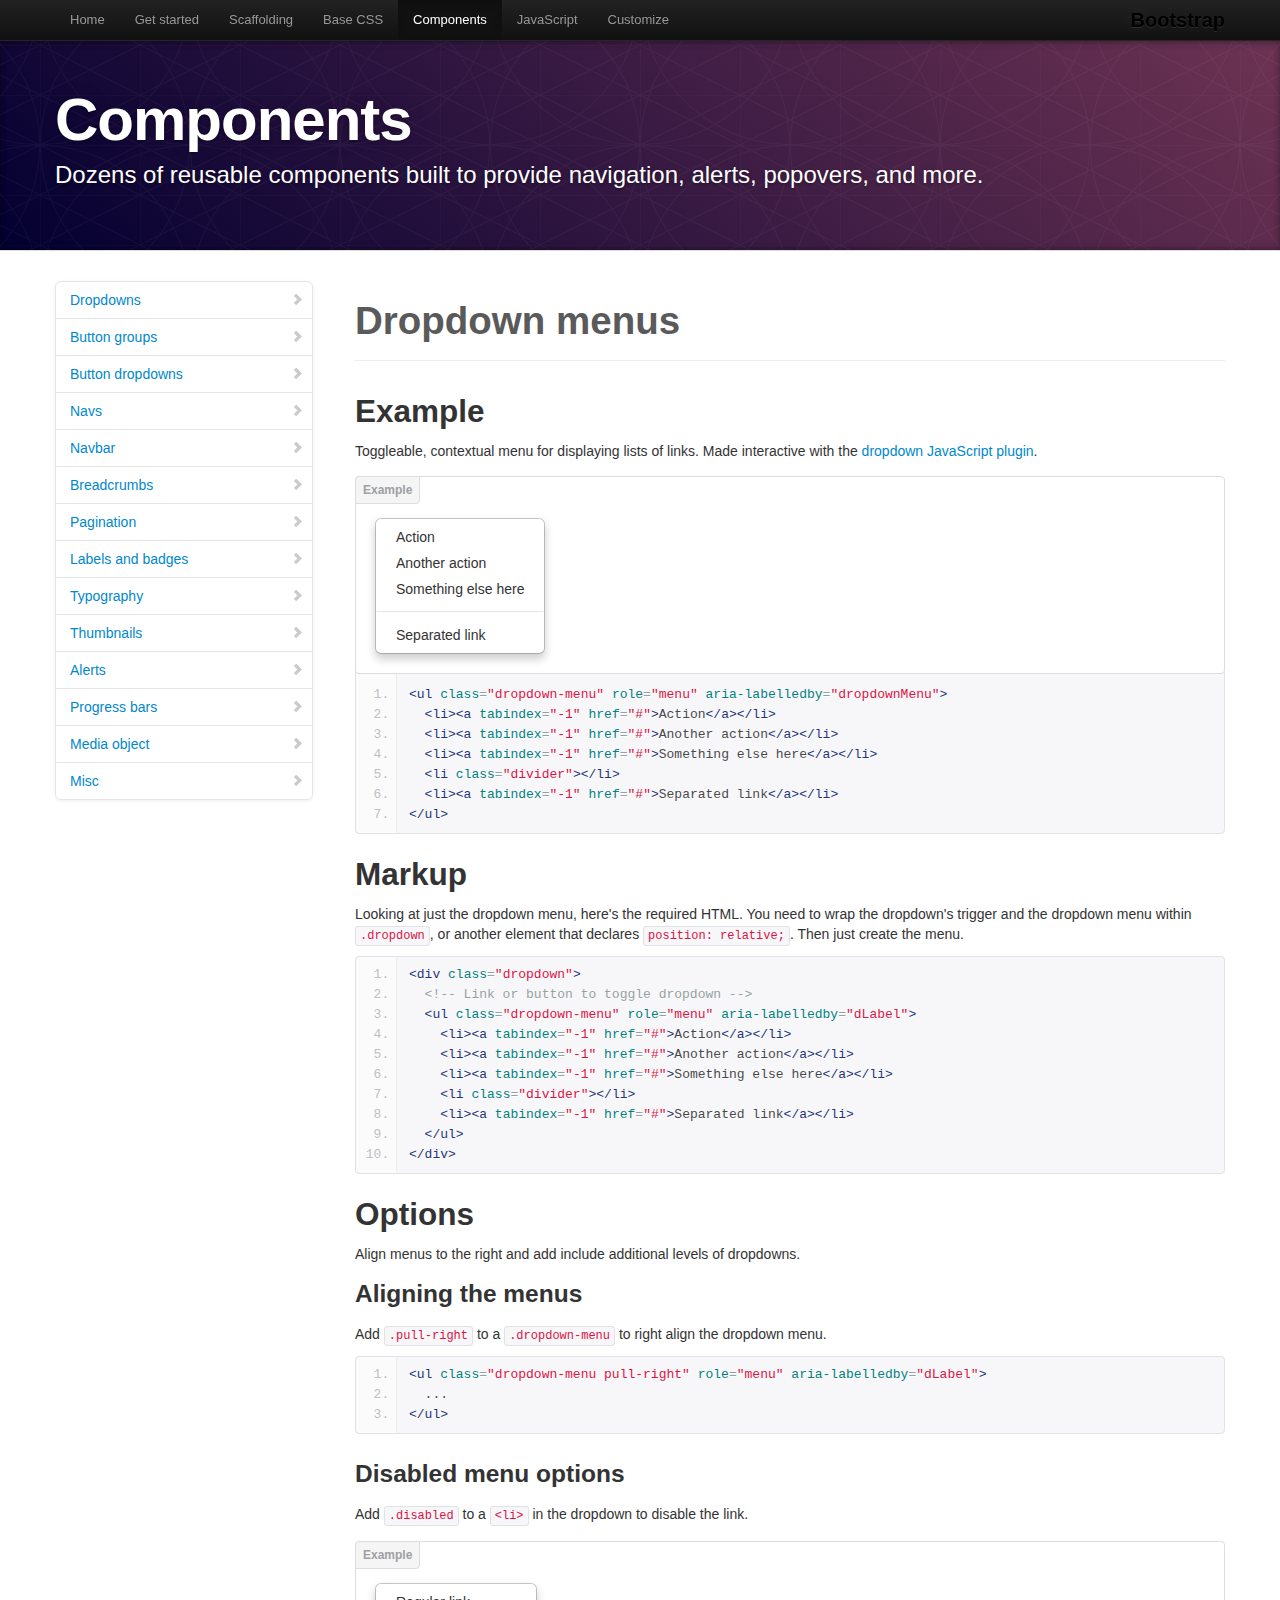
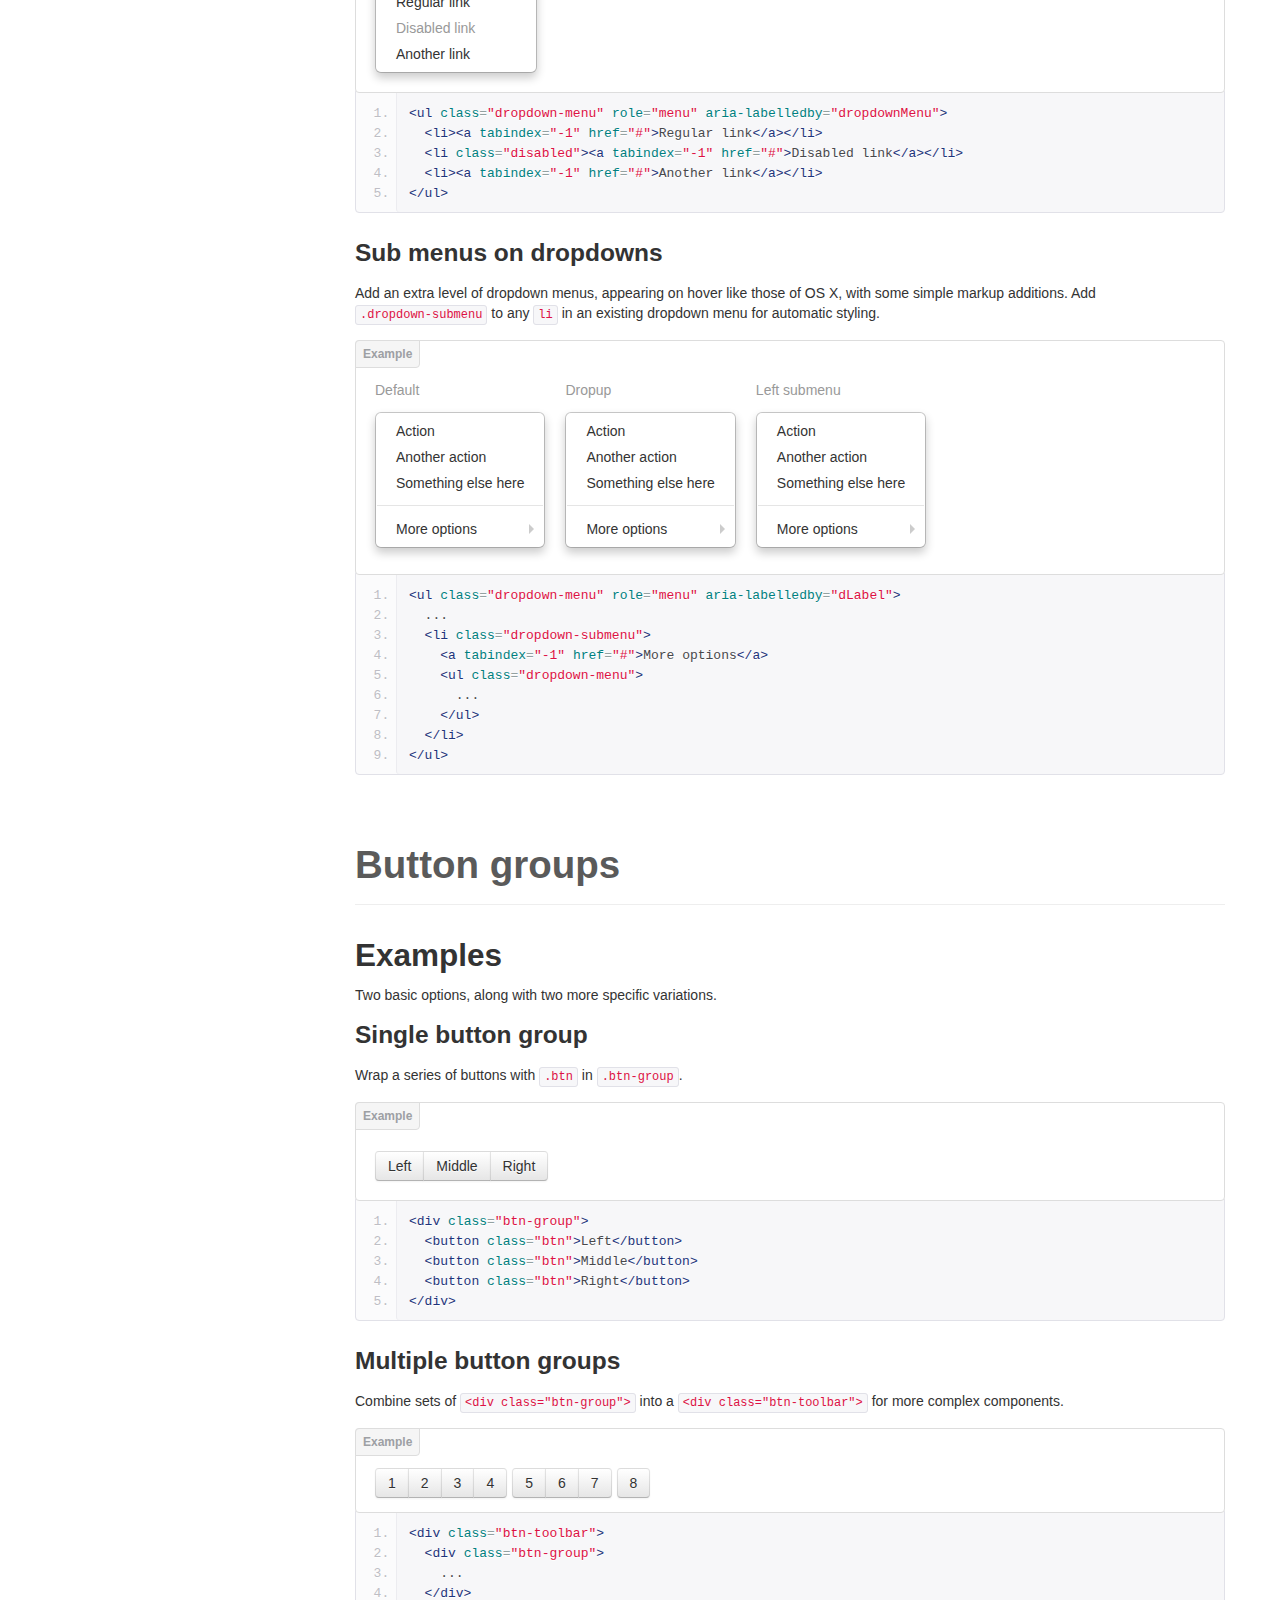
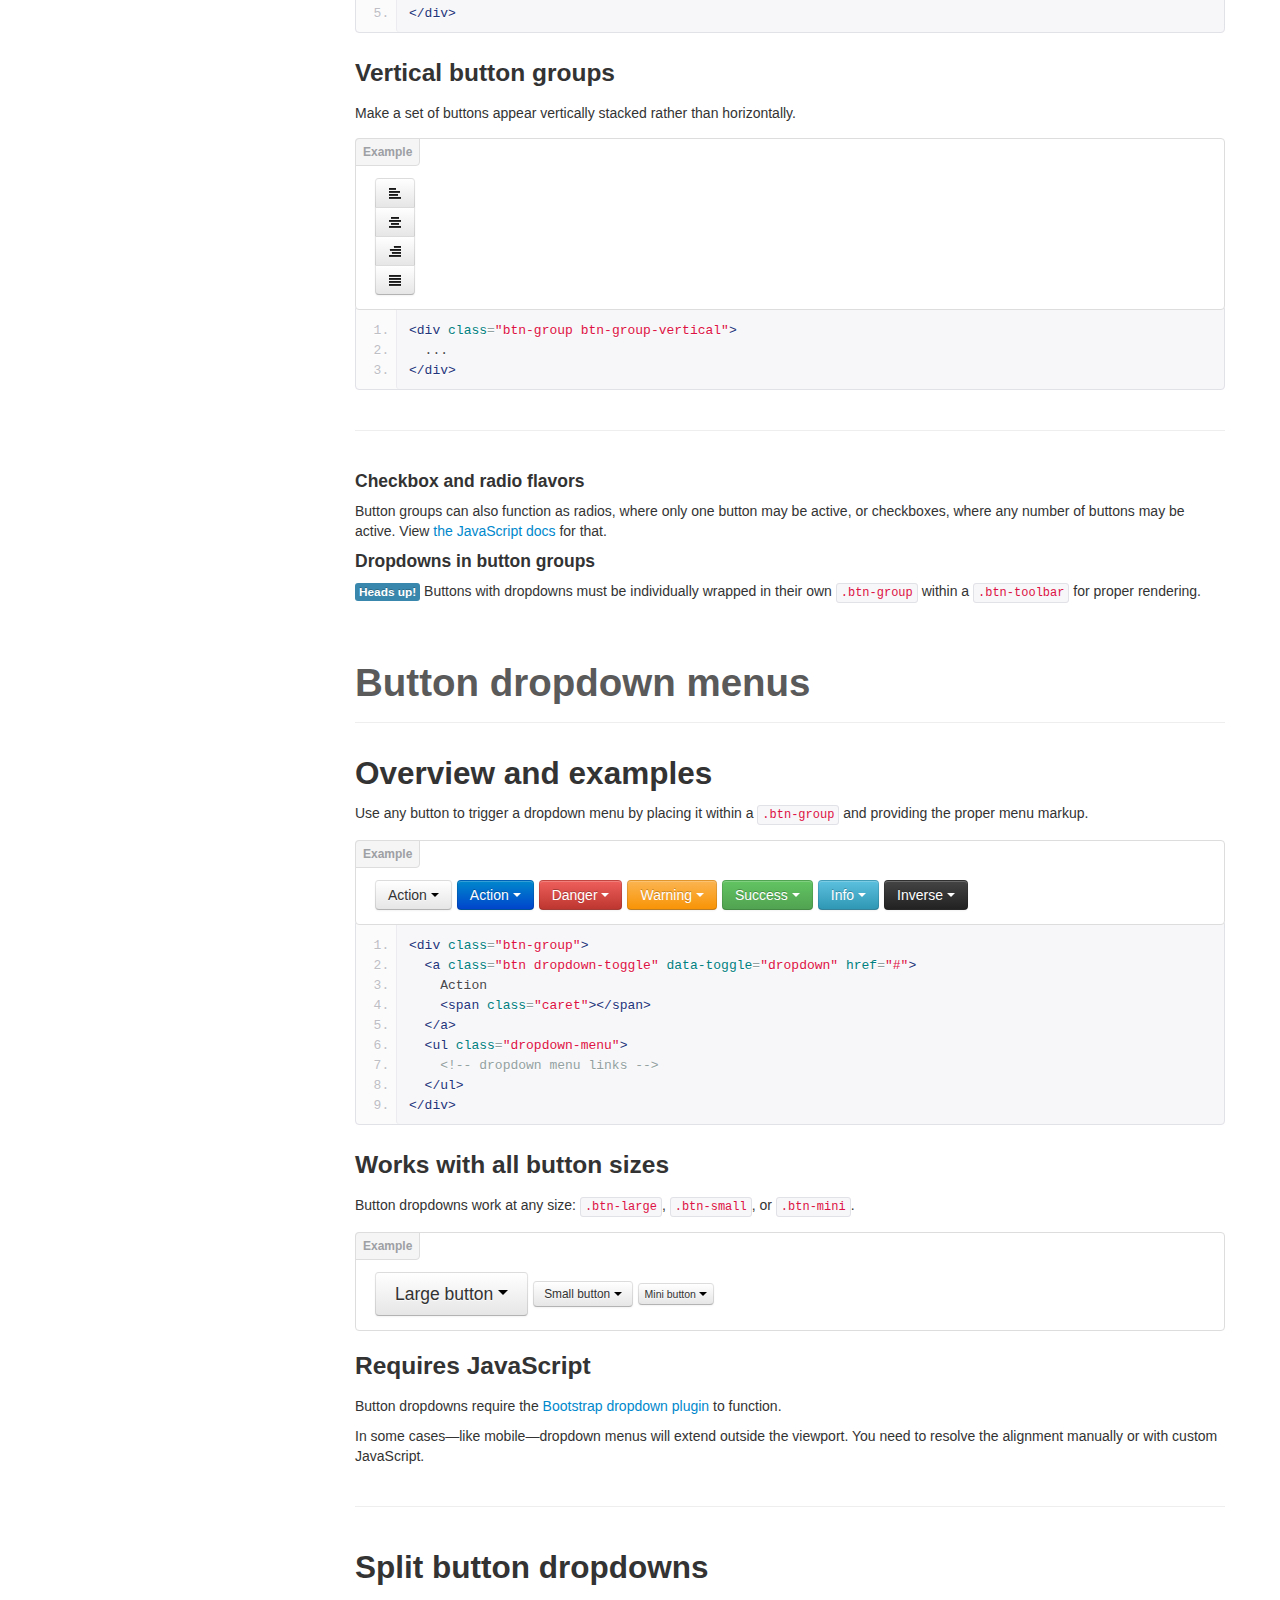
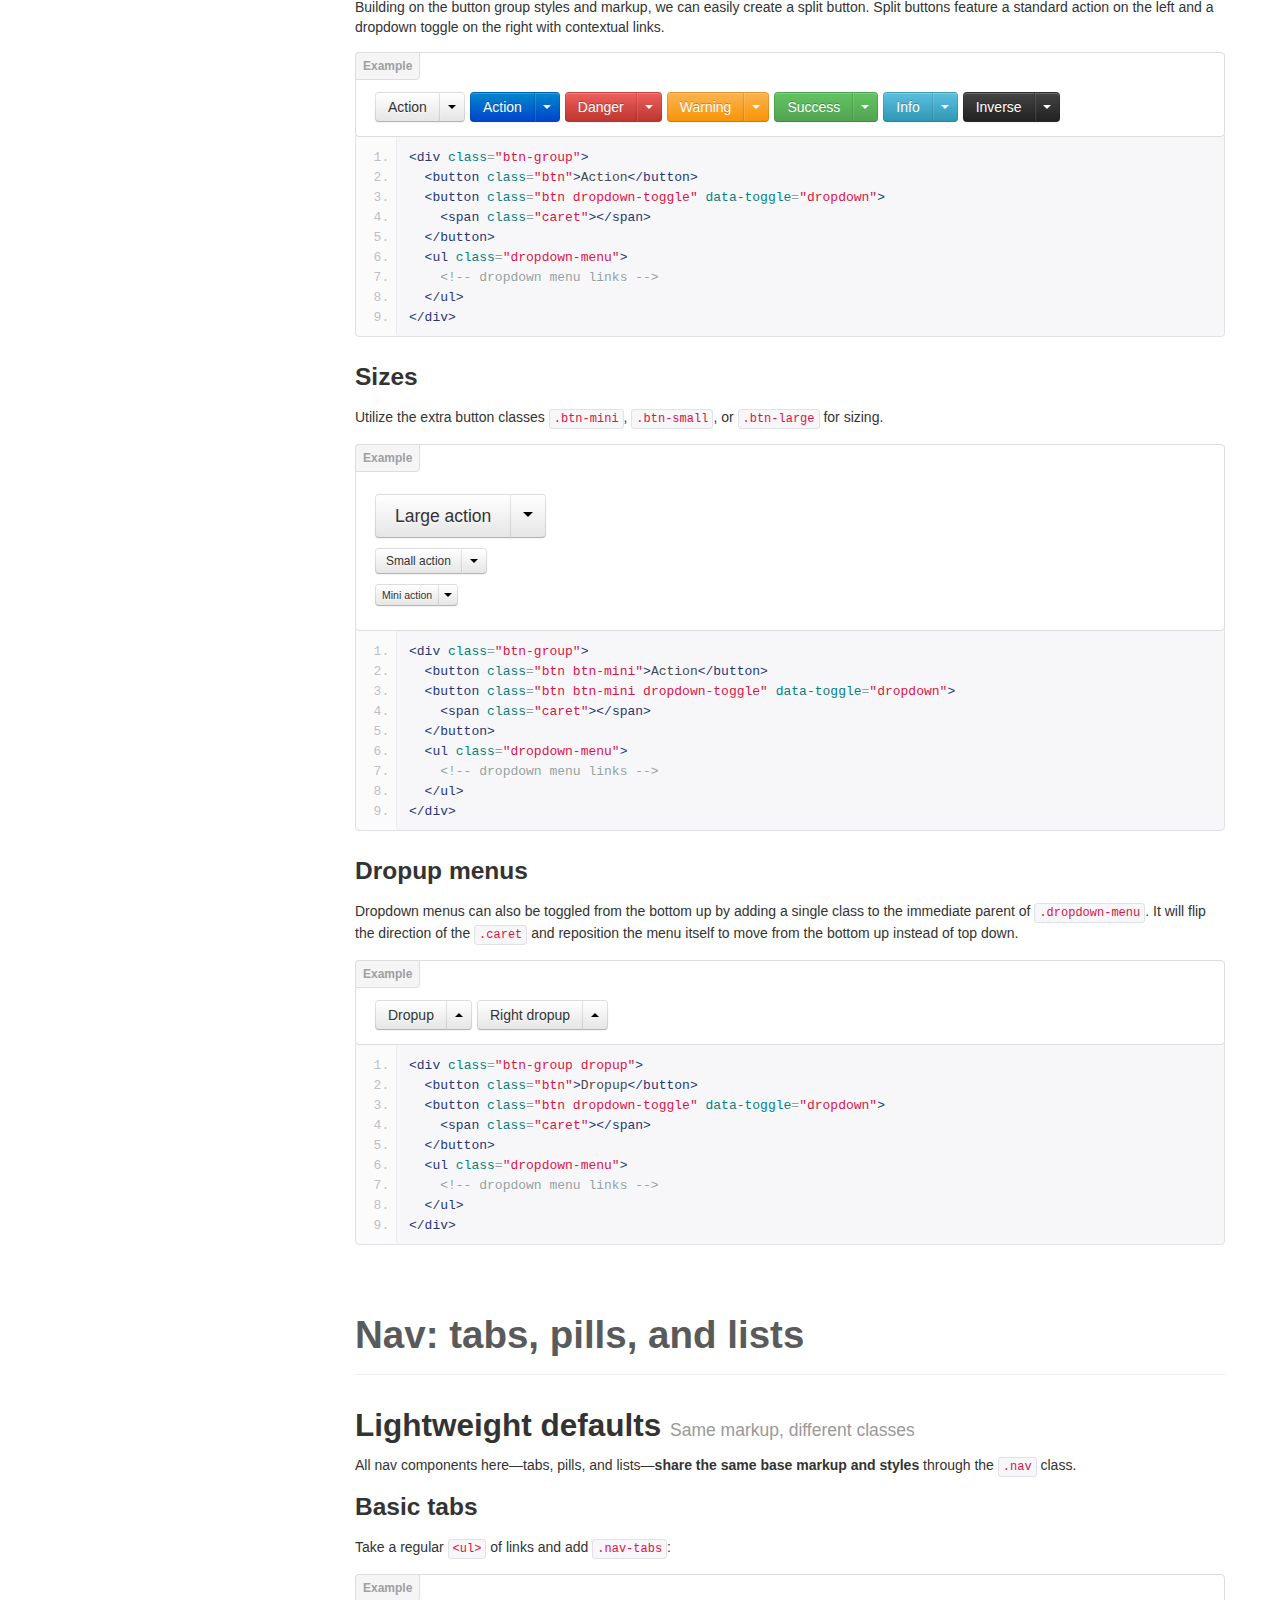
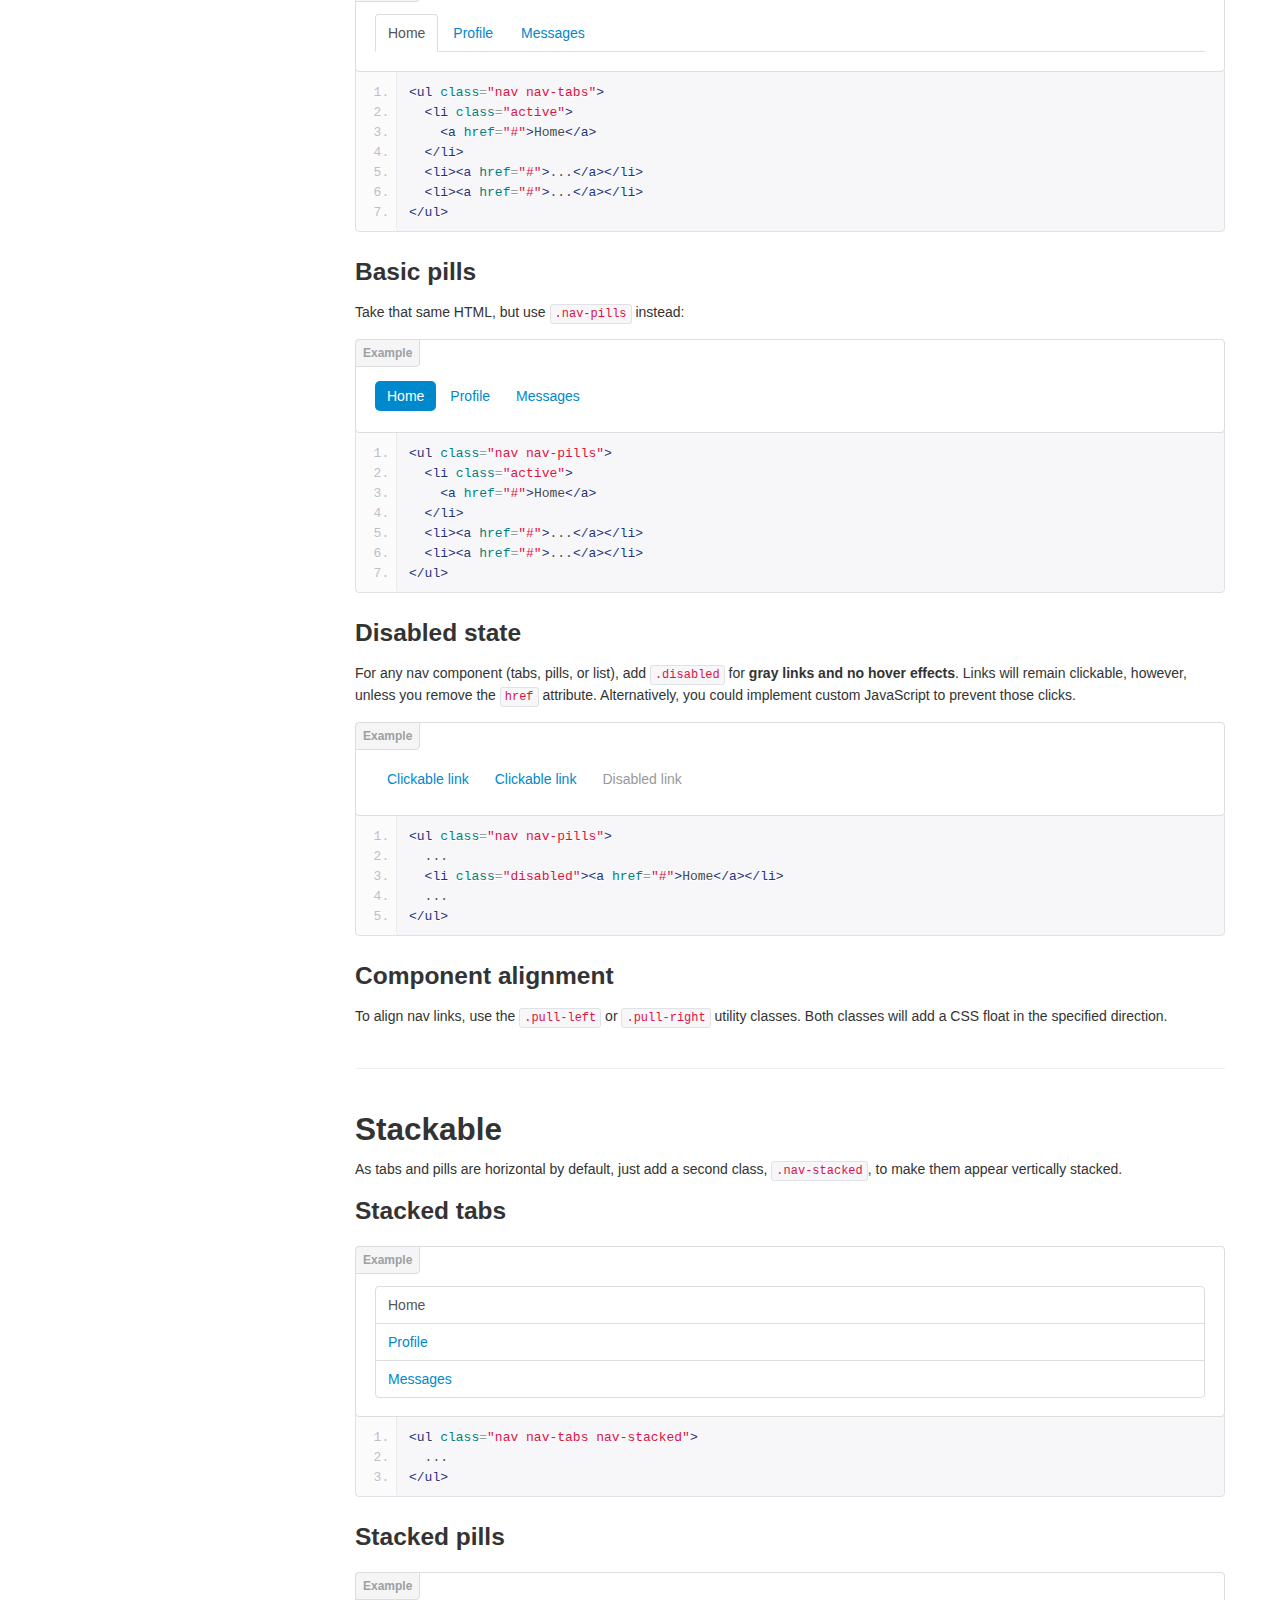
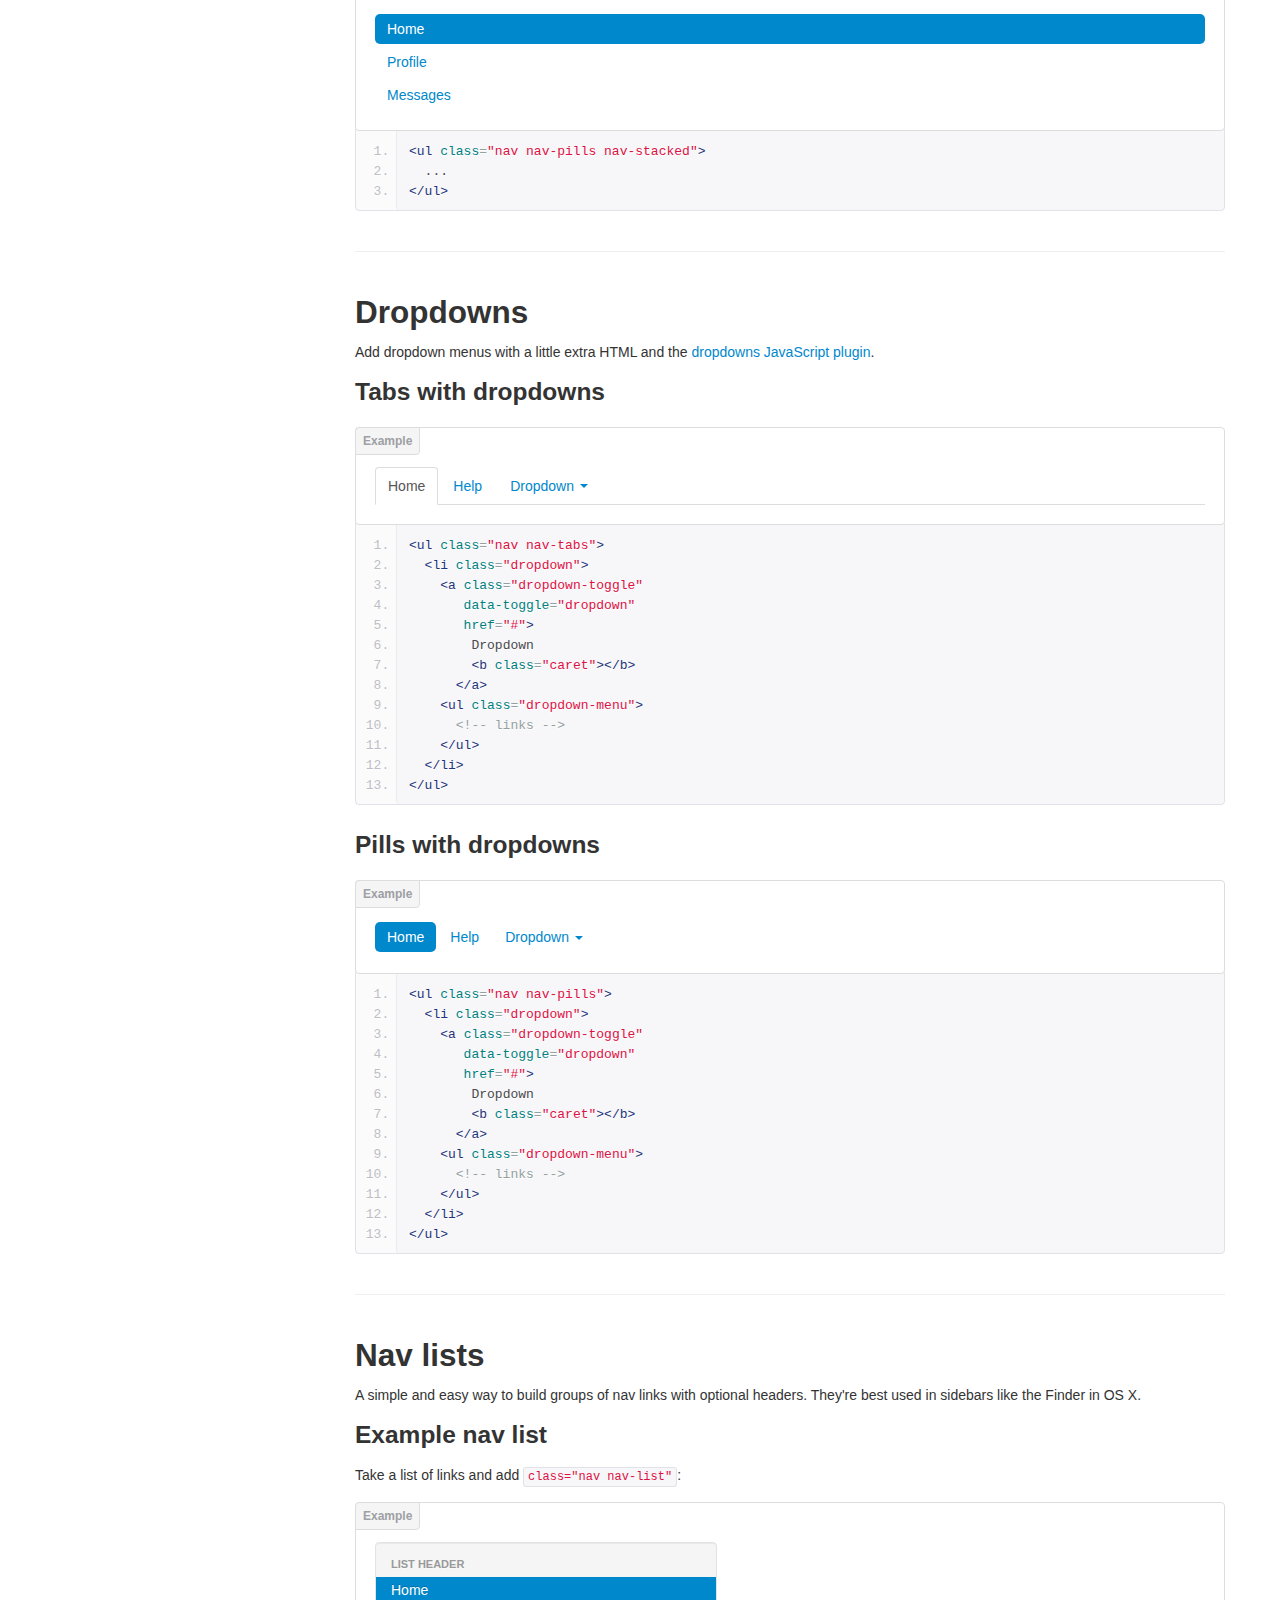
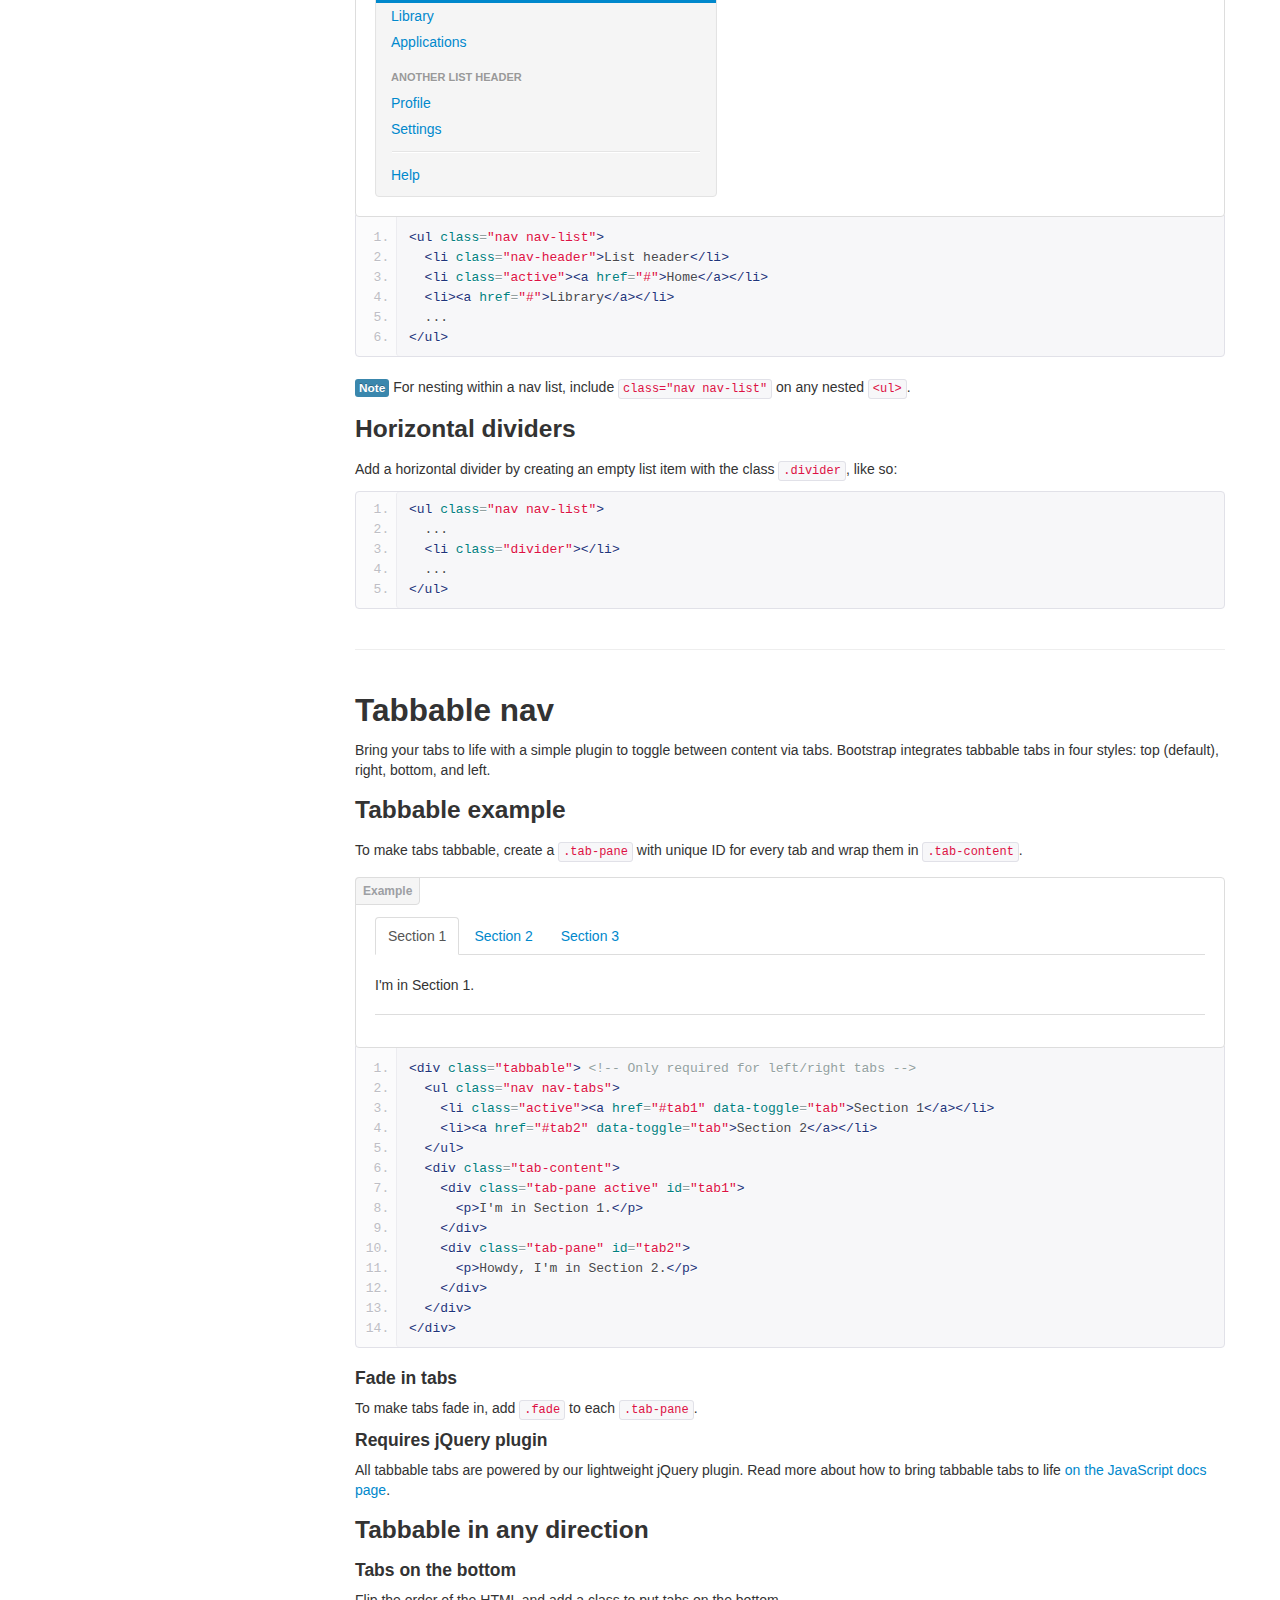
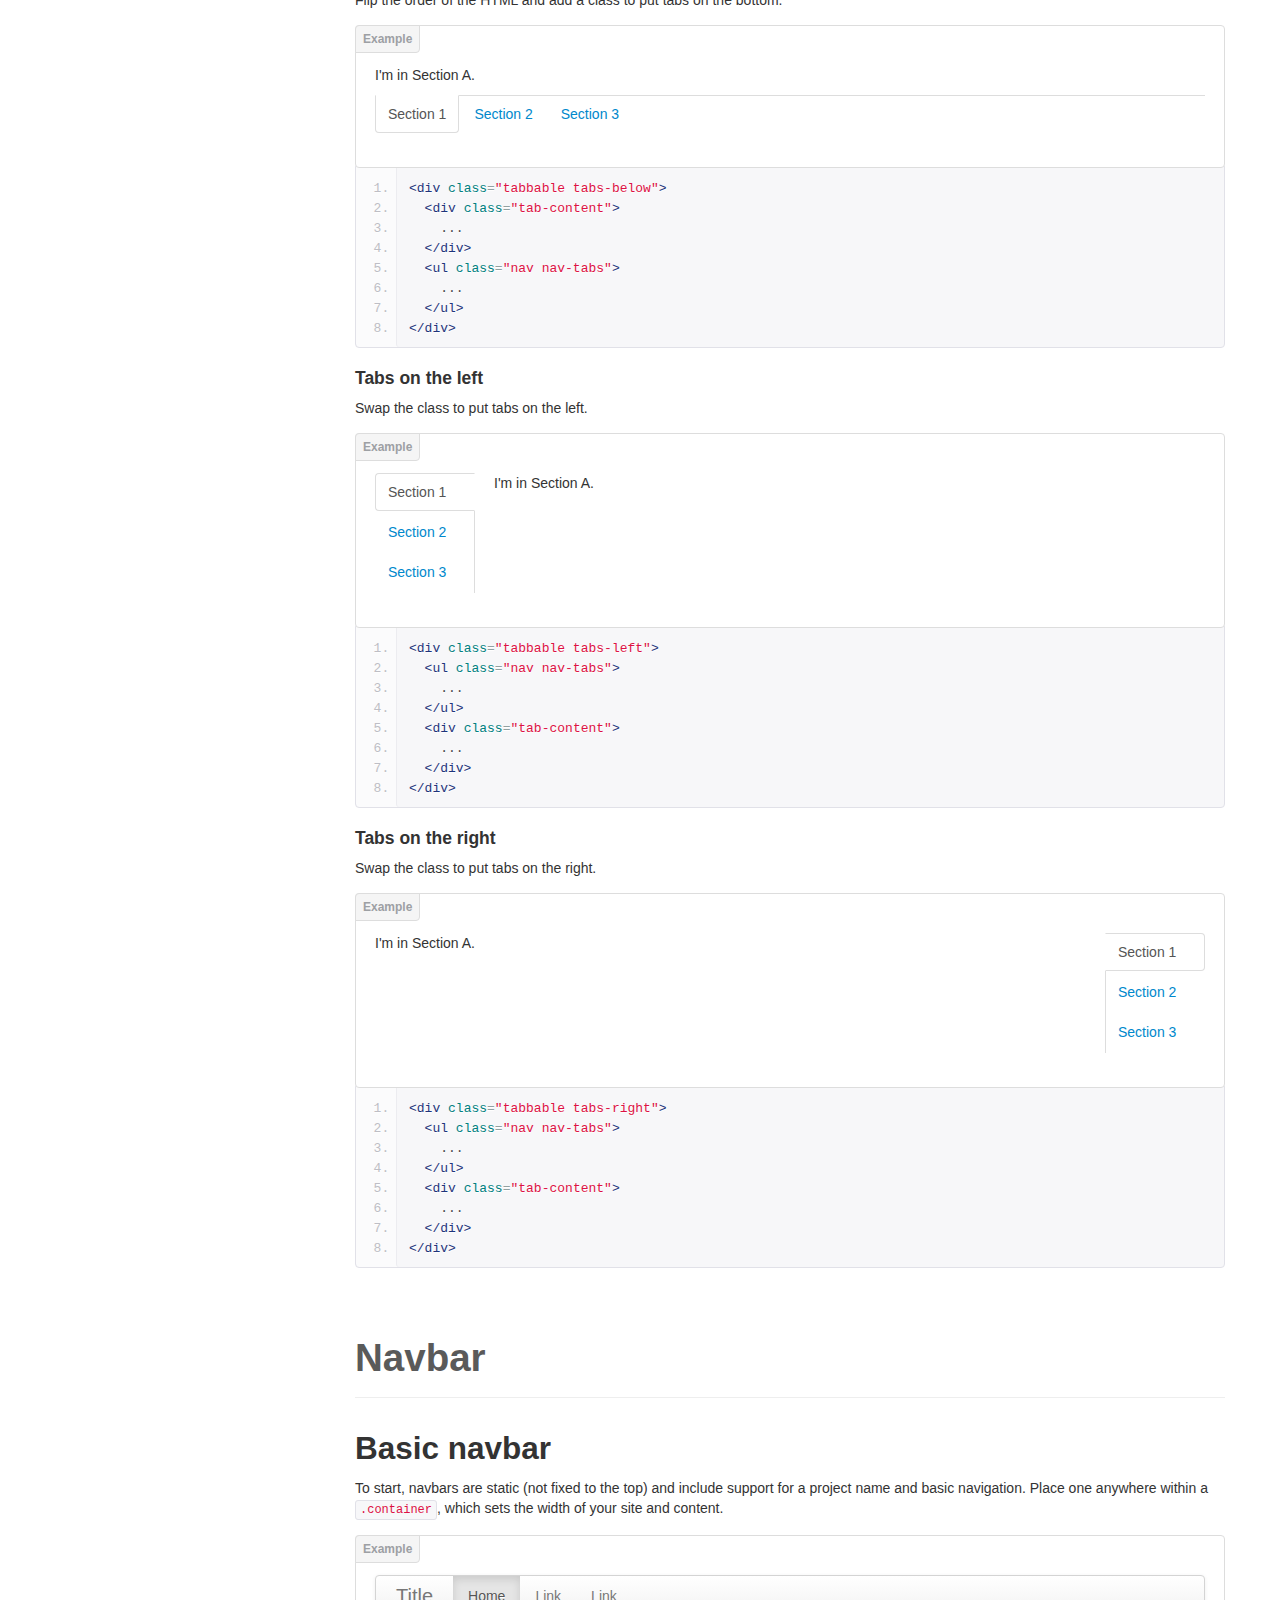
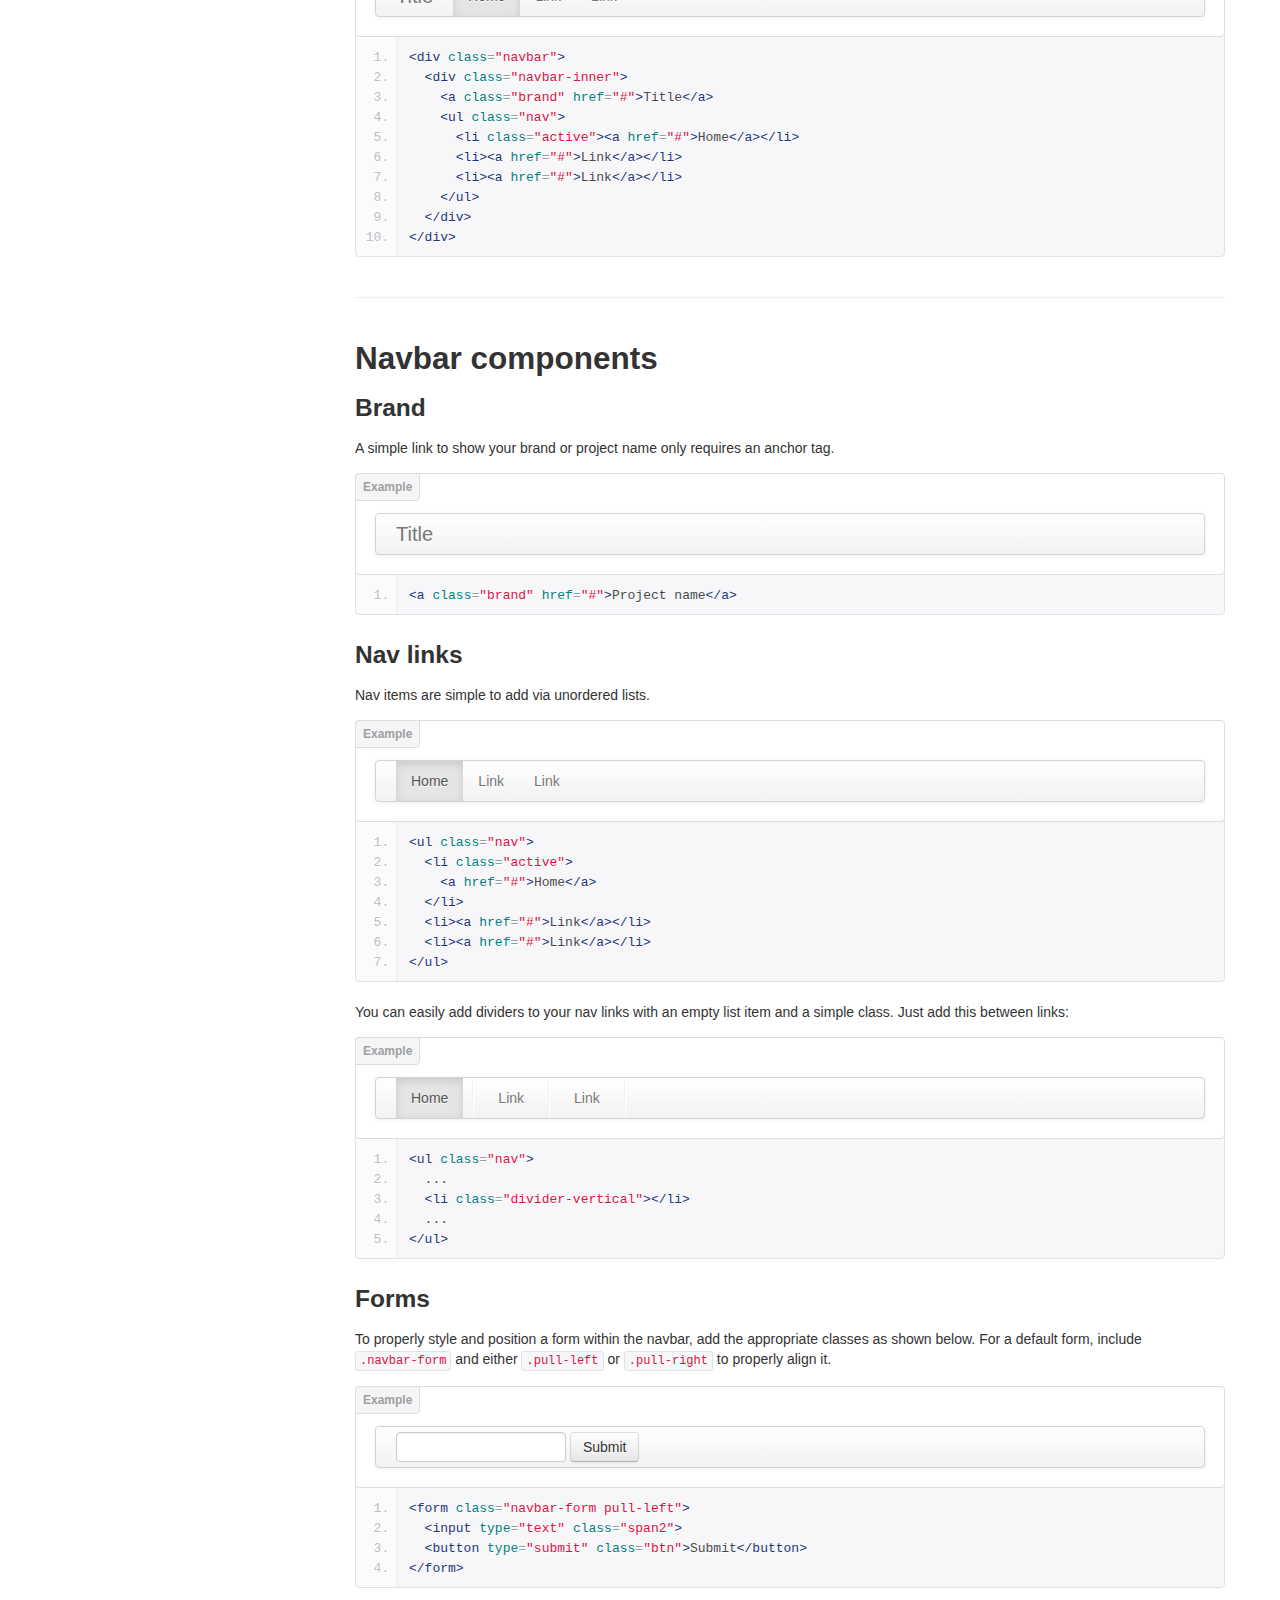
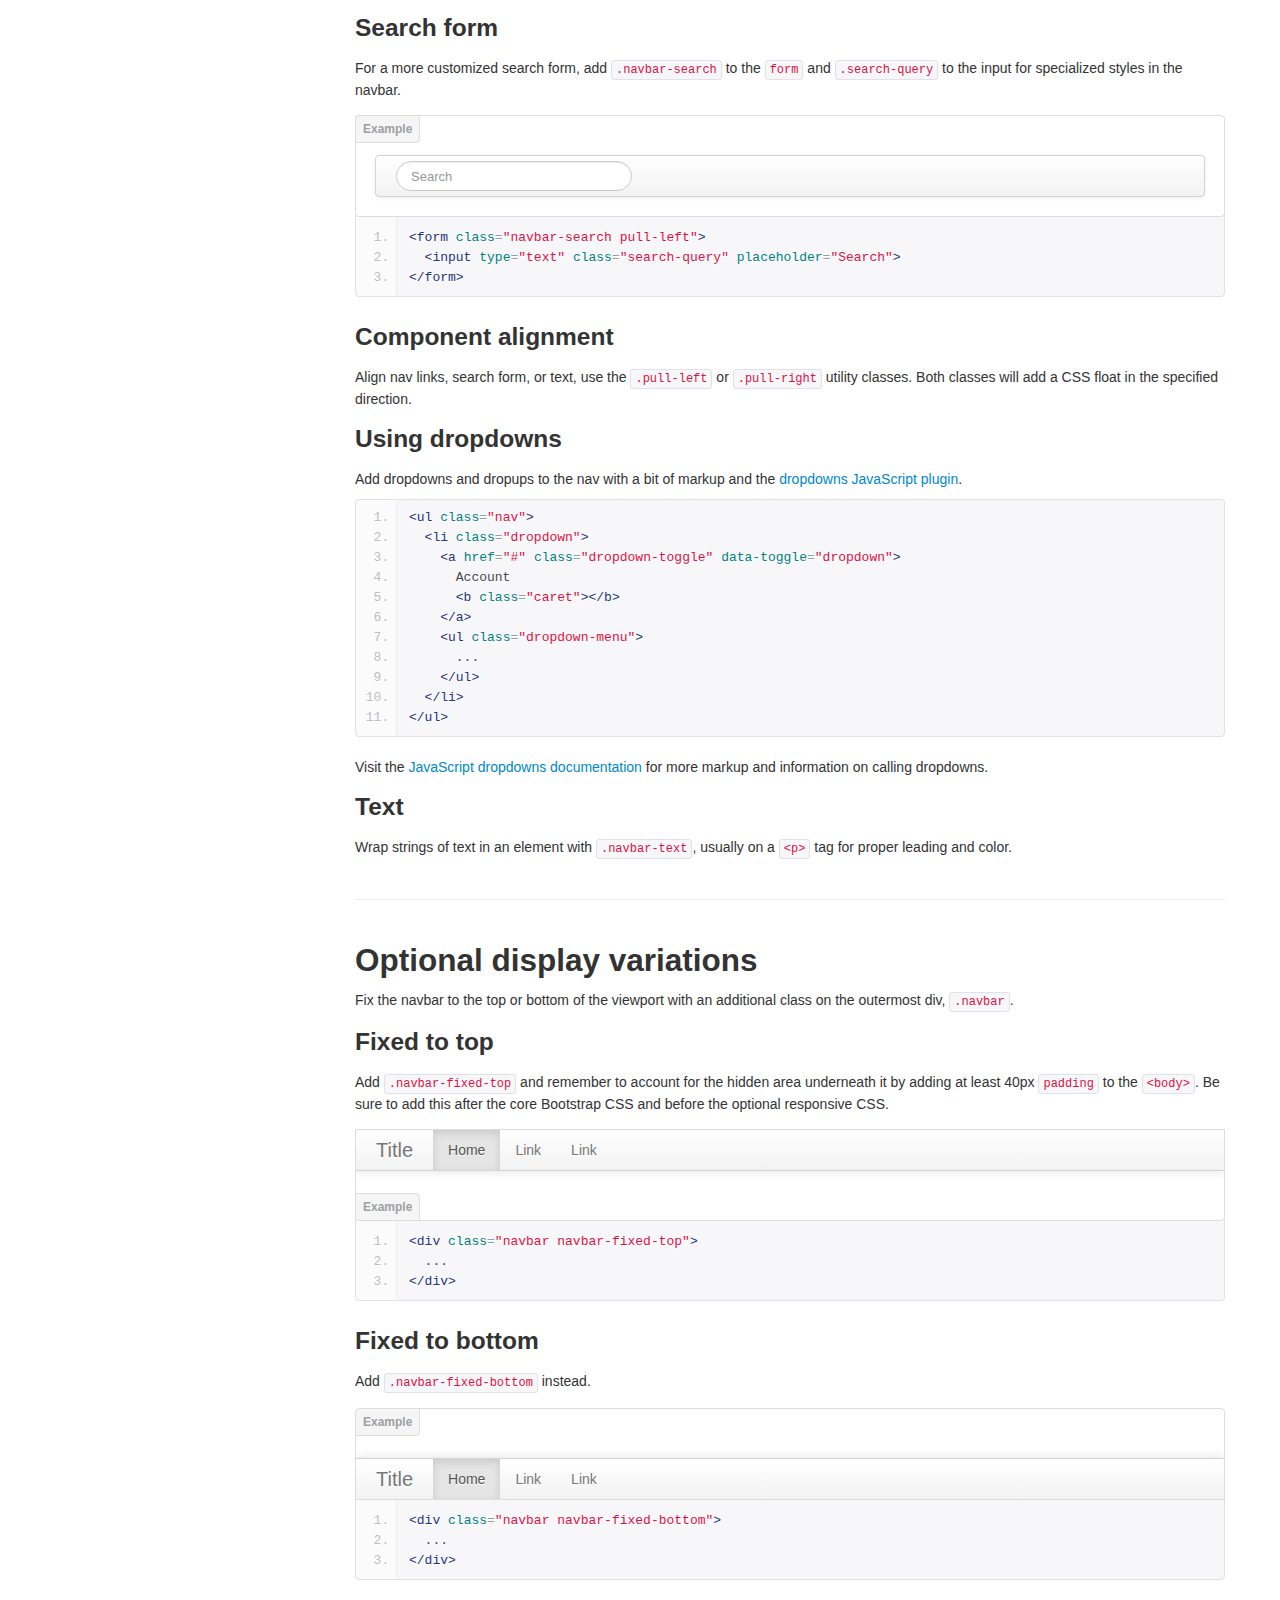
<file: bootstrap/docs/components.html>
<!DOCTYPE html>
<html lang="en">
  <head>
    <meta charset="utf-8">
    <title>Components · Bootstrap</title>
    <meta name="viewport" content="width=device-width, initial-scale=1.0">
    <meta name="description" content="">
    <meta name="author" content="">

    <!-- Le styles -->
    <link href="assets/css/bootstrap.css" rel="stylesheet">
    <link href="assets/css/bootstrap-responsive.css" rel="stylesheet">
    <link href="assets/css/docs.css" rel="stylesheet">
    <link href="assets/js/google-code-prettify/prettify.css" rel="stylesheet">

    <!-- Le HTML5 shim, for IE6-8 support of HTML5 elements -->
    <!--[if lt IE 9]>
      <script src="assets/js/html5shiv.js"></script>
    <![endif]-->

    <!-- Le fav and touch icons -->
    <link rel="apple-touch-icon-precomposed" sizes="144x144" href="assets/ico/apple-touch-icon-144-precomposed.png">
    <link rel="apple-touch-icon-precomposed" sizes="114x114" href="assets/ico/apple-touch-icon-114-precomposed.png">
      <link rel="apple-touch-icon-precomposed" sizes="72x72" href="assets/ico/apple-touch-icon-72-precomposed.png">
                    <link rel="apple-touch-icon-precomposed" href="assets/ico/apple-touch-icon-57-precomposed.png">
                                   <link rel="shortcut icon" href="assets/ico/favicon.png">

    <script type="text/javascript">
      var _gaq = _gaq || [];
      _gaq.push(['_setAccount', 'UA-146052-10']);
      _gaq.push(['_trackPageview']);
      (function() {
        var ga = document.createElement('script'); ga.type = 'text/javascript'; ga.async = true;
        ga.src = ('https:' == document.location.protocol ? 'https://ssl' : 'http://www') + '.google-analytics.com/ga.js';
        var s = document.getElementsByTagName('script')[0]; s.parentNode.insertBefore(ga, s);
      })();
    </script>
  </head>

  <body data-spy="scroll" data-target=".bs-docs-sidebar">

    <!-- Navbar
    ================================================== -->
    <div class="navbar navbar-inverse navbar-fixed-top">
      <div class="navbar-inner">
        <div class="container">
          <button type="button" class="btn btn-navbar" data-toggle="collapse" data-target=".nav-collapse">
            <span class="icon-bar"></span>
            <span class="icon-bar"></span>
            <span class="icon-bar"></span>
          </button>
          <a class="brand" href="./index.html">Bootstrap</a>
          <div class="nav-collapse collapse">
            <ul class="nav">
              <li class="">
                <a href="./index.html">Home</a>
              </li>
              <li class="">
                <a href="./getting-started.html">Get started</a>
              </li>
              <li class="">
                <a href="./scaffolding.html">Scaffolding</a>
              </li>
              <li class="">
                <a href="./base-css.html">Base CSS</a>
              </li>
              <li class="active">
                <a href="./components.html">Components</a>
              </li>
              <li class="">
                <a href="./javascript.html">JavaScript</a>
              </li>
              <li class="">
                <a href="./customize.html">Customize</a>
              </li>
            </ul>
          </div>
        </div>
      </div>
    </div>

<!-- Subhead
================================================== -->
<header class="jumbotron subhead" id="overview">
  <div class="container">
    <h1>Components</h1>
    <p class="lead">Dozens of reusable components built to provide navigation, alerts, popovers, and more.</p>
  </div>
</header>


  <div class="container">

    <!-- Docs nav
    ================================================== -->
    <div class="row">
      <div class="span3 bs-docs-sidebar">
        <ul class="nav nav-list bs-docs-sidenav">
          <li><a href="#dropdowns"><i class="icon-chevron-right"></i> Dropdowns</a></li>
          <li><a href="#buttonGroups"><i class="icon-chevron-right"></i> Button groups</a></li>
          <li><a href="#buttonDropdowns"><i class="icon-chevron-right"></i> Button dropdowns</a></li>
          <li><a href="#navs"><i class="icon-chevron-right"></i> Navs</a></li>
          <li><a href="#navbar"><i class="icon-chevron-right"></i> Navbar</a></li>
          <li><a href="#breadcrumbs"><i class="icon-chevron-right"></i> Breadcrumbs</a></li>
          <li><a href="#pagination"><i class="icon-chevron-right"></i> Pagination</a></li>
          <li><a href="#labels-badges"><i class="icon-chevron-right"></i> Labels and badges</a></li>
          <li><a href="#typography"><i class="icon-chevron-right"></i> Typography</a></li>
          <li><a href="#thumbnails"><i class="icon-chevron-right"></i> Thumbnails</a></li>
          <li><a href="#alerts"><i class="icon-chevron-right"></i> Alerts</a></li>
          <li><a href="#progress"><i class="icon-chevron-right"></i> Progress bars</a></li>
          <li><a href="#media"><i class="icon-chevron-right"></i> Media object</a></li>
          <li><a href="#misc"><i class="icon-chevron-right"></i> Misc</a></li>
        </ul>
      </div>
      <div class="span9">



        <!-- Dropdowns
        ================================================== -->
        <section id="dropdowns">
          <div class="page-header">
            <h1>Dropdown menus</h1>
          </div>

          <h2>Example</h2>
          <p>Toggleable, contextual menu for displaying lists of links. Made interactive with the <a href="./javascript.html#dropdowns">dropdown JavaScript plugin</a>.</p>
          <div class="bs-docs-example">
            <div class="dropdown clearfix">
              <ul class="dropdown-menu" role="menu" aria-labelledby="dropdownMenu" style="display: block; position: static; margin-bottom: 5px; *width: 180px;">
                <li><a tabindex="-1" href="#">Action</a></li>
                <li><a tabindex="-1" href="#">Another action</a></li>
                <li><a tabindex="-1" href="#">Something else here</a></li>
                <li class="divider"></li>
                <li><a tabindex="-1" href="#">Separated link</a></li>
              </ul>
            </div>
          </div>
<pre class="prettyprint linenums">
&lt;ul class="dropdown-menu" role="menu" aria-labelledby="dropdownMenu"&gt;
  &lt;li&gt;&lt;a tabindex="-1" href="#"&gt;Action&lt;/a&gt;&lt;/li&gt;
  &lt;li&gt;&lt;a tabindex="-1" href="#"&gt;Another action&lt;/a&gt;&lt;/li&gt;
  &lt;li&gt;&lt;a tabindex="-1" href="#"&gt;Something else here&lt;/a&gt;&lt;/li&gt;
  &lt;li class="divider"&gt;&lt;/li&gt;
  &lt;li&gt;&lt;a tabindex="-1" href="#"&gt;Separated link&lt;/a&gt;&lt;/li&gt;
&lt;/ul&gt;
</pre>

          <h2>Markup</h2>
          <p>Looking at just the dropdown menu, here's the required HTML. You need to wrap the dropdown's trigger and the dropdown menu within <code>.dropdown</code>, or another element that declares <code>position: relative;</code>. Then just create the menu.</p>

<pre class="prettyprint linenums">
&lt;div class="dropdown"&gt;
  &lt;!-- Link or button to toggle dropdown --&gt;
  &lt;ul class="dropdown-menu" role="menu" aria-labelledby="dLabel"&gt;
    &lt;li&gt;&lt;a tabindex="-1" href="#"&gt;Action&lt;/a&gt;&lt;/li&gt;
    &lt;li&gt;&lt;a tabindex="-1" href="#"&gt;Another action&lt;/a&gt;&lt;/li&gt;
    &lt;li&gt;&lt;a tabindex="-1" href="#"&gt;Something else here&lt;/a&gt;&lt;/li&gt;
    &lt;li class="divider"&gt;&lt;/li&gt;
    &lt;li&gt;&lt;a tabindex="-1" href="#"&gt;Separated link&lt;/a&gt;&lt;/li&gt;
  &lt;/ul&gt;
&lt;/div&gt;
</pre>

          <h2>Options</h2>
          <p>Align menus to the right and add include additional levels of dropdowns.</p>

          <h3>Aligning the menus</h3>
          <p>Add <code>.pull-right</code> to a <code>.dropdown-menu</code> to right align the dropdown menu.</p>
<pre class="prettyprint linenums">
&lt;ul class="dropdown-menu pull-right" role="menu" aria-labelledby="dLabel"&gt;
  ...
&lt;/ul&gt;
</pre>

          <h3>Disabled menu options</h3>
          <p>Add <code>.disabled</code> to a <code>&lt;li&gt;</code> in the dropdown to disable the link.</p>
          <div class="bs-docs-example">
            <div class="dropdown clearfix">
              <ul class="dropdown-menu" role="menu" aria-labelledby="dropdownMenu" style="display: block; position: static; margin-bottom: 5px; *width: 180px;">
                <li><a tabindex="-1" href="#">Regular link</a></li>
                <li class="disabled"><a tabindex="-1" href="#">Disabled link</a></li>
                <li><a tabindex="-1" href="#">Another link</a></li>
              </ul>
            </div>
          </div>
<pre class="prettyprint linenums">
&lt;ul class="dropdown-menu" role="menu" aria-labelledby="dropdownMenu"&gt;
  &lt;li&gt;&lt;a tabindex="-1" href="#"&gt;Regular link&lt;/a&gt;&lt;/li&gt;
  &lt;li class="disabled"&gt;&lt;a tabindex="-1" href="#"&gt;Disabled link&lt;/a&gt;&lt;/li&gt;
  &lt;li&gt;&lt;a tabindex="-1" href="#"&gt;Another link&lt;/a&gt;&lt;/li&gt;
&lt;/ul&gt;
</pre>

          <h3>Sub menus on dropdowns</h3>
          <p>Add an extra level of dropdown menus, appearing on hover like those of OS X, with some simple markup additions. Add <code>.dropdown-submenu</code> to any <code>li</code> in an existing dropdown menu for automatic styling.</p>
          <div class="bs-docs-example bs-docs-example-submenus">

            <div class="pull-left">
              <p class="muted">Default</p>
              <div class="dropdown clearfix">
                <ul class="dropdown-menu" role="menu" aria-labelledby="dropdownMenu">
                  <li><a tabindex="-1" href="#">Action</a></li>
                  <li><a tabindex="-1" href="#">Another action</a></li>
                  <li><a tabindex="-1" href="#">Something else here</a></li>
                  <li class="divider"></li>
                  <li class="dropdown-submenu">
                    <a tabindex="-1" href="#">More options</a>
                    <ul class="dropdown-menu">
                      <li><a tabindex="-1" href="#">Second level link</a></li>
                      <li><a tabindex="-1" href="#">Second level link</a></li>
                      <li><a tabindex="-1" href="#">Second level link</a></li>
                      <li><a tabindex="-1" href="#">Second level link</a></li>
                      <li><a tabindex="-1" href="#">Second level link</a></li>
                    </ul>
                  </li>
                </ul>
              </div>
            </div>

            <div class="pull-left">
              <p class="muted">Dropup</p>
              <div class="dropup">
                <ul class="dropdown-menu" role="menu" aria-labelledby="dropdownMenu">
                  <li><a tabindex="-1" href="#">Action</a></li>
                  <li><a tabindex="-1" href="#">Another action</a></li>
                  <li><a tabindex="-1" href="#">Something else here</a></li>
                  <li class="divider"></li>
                  <li class="dropdown-submenu">
                    <a tabindex="-1" href="#">More options</a>
                    <ul class="dropdown-menu">
                      <li><a tabindex="-1" href="#">Second level link</a></li>
                      <li><a tabindex="-1" href="#">Second level link</a></li>
                      <li><a tabindex="-1" href="#">Second level link</a></li>
                      <li><a tabindex="-1" href="#">Second level link</a></li>
                      <li><a tabindex="-1" href="#">Second level link</a></li>
                    </ul>
                  </li>
                </ul>
              </div>
            </div>

            <div class="pull-left">
              <p class="muted">Left submenu</p>
              <div class="dropdown">
                <ul class="dropdown-menu" role="menu" aria-labelledby="dropdownMenu">
                  <li><a tabindex="-1" href="#">Action</a></li>
                  <li><a tabindex="-1" href="#">Another action</a></li>
                  <li><a tabindex="-1" href="#">Something else here</a></li>
                  <li class="divider"></li>
                  <li class="dropdown-submenu pull-left">
                    <a tabindex="-1" href="#">More options</a>
                    <ul class="dropdown-menu">
                      <li><a tabindex="-1" href="#">Second level link</a></li>
                      <li><a tabindex="-1" href="#">Second level link</a></li>
                      <li><a tabindex="-1" href="#">Second level link</a></li>
                      <li><a tabindex="-1" href="#">Second level link</a></li>
                      <li><a tabindex="-1" href="#">Second level link</a></li>
                    </ul>
                  </li>
                </ul>
              </div>
            </div>

          </div>
<pre class="prettyprint linenums">
&lt;ul class="dropdown-menu" role="menu" aria-labelledby="dLabel"&gt;
  ...
  &lt;li class="dropdown-submenu"&gt;
    &lt;a tabindex="-1" href="#"&gt;More options&lt;/a&gt;
    &lt;ul class="dropdown-menu"&gt;
      ...
    &lt;/ul&gt;
  &lt;/li&gt;
&lt;/ul&gt;
</pre>

        </section>




        <!-- Button Groups
        ================================================== -->
        <section id="buttonGroups">
          <div class="page-header">
            <h1>Button groups</h1>
          </div>

          <h2>Examples</h2>
          <p>Two basic options, along with two more specific variations.</p>

          <h3>Single button group</h3>
          <p>Wrap a series of buttons with <code>.btn</code> in <code>.btn-group</code>.</p>
          <div class="bs-docs-example">
            <div class="btn-group" style="margin: 9px 0 5px;">
              <button class="btn">Left</button>
              <button class="btn">Middle</button>
              <button class="btn">Right</button>
            </div>
          </div>
<pre class="prettyprint linenums">
&lt;div class="btn-group"&gt;
  &lt;button class="btn"&gt;Left&lt;/button&gt;
  &lt;button class="btn"&gt;Middle&lt;/button&gt;
  &lt;button class="btn"&gt;Right&lt;/button&gt;
&lt;/div&gt;
</pre>

          <h3>Multiple button groups</h3>
          <p>Combine sets of <code>&lt;div class="btn-group"&gt;</code> into a <code>&lt;div class="btn-toolbar"&gt;</code> for more complex components.</p>
          <div class="bs-docs-example">
            <div class="btn-toolbar" style="margin: 0;">
              <div class="btn-group">
                <button class="btn">1</button>
                <button class="btn">2</button>
                <button class="btn">3</button>
                <button class="btn">4</button>
              </div>
              <div class="btn-group">
                <button class="btn">5</button>
                <button class="btn">6</button>
                <button class="btn">7</button>
              </div>
              <div class="btn-group">
                <button class="btn">8</button>
              </div>
            </div>
          </div>
<pre class="prettyprint linenums">
&lt;div class="btn-toolbar"&gt;
  &lt;div class="btn-group"&gt;
    ...
  &lt;/div&gt;
&lt;/div&gt;
</pre>

          <h3>Vertical button groups</h3>
          <p>Make a set of buttons appear vertically stacked rather than horizontally.</p>
          <div class="bs-docs-example">
            <div class="btn-group btn-group-vertical">
              <button type="button" class="btn"><i class="icon-align-left"></i></button>
              <button type="button" class="btn"><i class="icon-align-center"></i></button>
              <button type="button" class="btn"><i class="icon-align-right"></i></button>
              <button type="button" class="btn"><i class="icon-align-justify"></i></button>
            </div>
          </div>
<pre class="prettyprint linenums">
&lt;div class="btn-group btn-group-vertical"&gt;
  ...
&lt;/div&gt;
</pre>


          <hr class="bs-docs-separator">


          <h4>Checkbox and radio flavors</h4>
          <p>Button groups can also function as radios, where only one button may be active, or checkboxes, where any number of buttons may be active. View <a href="./javascript.html#buttons">the JavaScript docs</a> for that.</p>

          <h4>Dropdowns in button groups</h4>
          <p><span class="label label-info">Heads up!</span> Buttons with dropdowns must be individually wrapped in their own <code>.btn-group</code> within a <code>.btn-toolbar</code> for proper rendering.</p>
        </section>



        <!-- Split button dropdowns
        ================================================== -->
        <section id="buttonDropdowns">
          <div class="page-header">
            <h1>Button dropdown menus</h1>
          </div>


          <h2>Overview and examples</h2>
          <p>Use any button to trigger a dropdown menu by placing it within a <code>.btn-group</code> and providing the proper menu markup.</p>
          <div class="bs-docs-example">
            <div class="btn-toolbar" style="margin: 0;">
              <div class="btn-group">
                <button class="btn dropdown-toggle" data-toggle="dropdown">Action <span class="caret"></span></button>
                <ul class="dropdown-menu">
                  <li><a href="#">Action</a></li>
                  <li><a href="#">Another action</a></li>
                  <li><a href="#">Something else here</a></li>
                  <li class="divider"></li>
                  <li><a href="#">Separated link</a></li>
                </ul>
              </div><!-- /btn-group -->
              <div class="btn-group">
                <button class="btn btn-primary dropdown-toggle" data-toggle="dropdown">Action <span class="caret"></span></button>
                <ul class="dropdown-menu">
                  <li><a href="#">Action</a></li>
                  <li><a href="#">Another action</a></li>
                  <li><a href="#">Something else here</a></li>
                  <li class="divider"></li>
                  <li><a href="#">Separated link</a></li>
                </ul>
              </div><!-- /btn-group -->
              <div class="btn-group">
                <button class="btn btn-danger dropdown-toggle" data-toggle="dropdown">Danger <span class="caret"></span></button>
                <ul class="dropdown-menu">
                  <li><a href="#">Action</a></li>
                  <li><a href="#">Another action</a></li>
                  <li><a href="#">Something else here</a></li>
                  <li class="divider"></li>
                  <li><a href="#">Separated link</a></li>
                </ul>
              </div><!-- /btn-group -->
              <div class="btn-group">
                <button class="btn btn-warning dropdown-toggle" data-toggle="dropdown">Warning <span class="caret"></span></button>
                <ul class="dropdown-menu">
                  <li><a href="#">Action</a></li>
                  <li><a href="#">Another action</a></li>
                  <li><a href="#">Something else here</a></li>
                  <li class="divider"></li>
                  <li><a href="#">Separated link</a></li>
                </ul>
              </div><!-- /btn-group -->
              <div class="btn-group">
                <button class="btn btn-success dropdown-toggle" data-toggle="dropdown">Success <span class="caret"></span></button>
                <ul class="dropdown-menu">
                  <li><a href="#">Action</a></li>
                  <li><a href="#">Another action</a></li>
                  <li><a href="#">Something else here</a></li>
                  <li class="divider"></li>
                  <li><a href="#">Separated link</a></li>
                </ul>
              </div><!-- /btn-group -->
              <div class="btn-group">
                <button class="btn btn-info dropdown-toggle" data-toggle="dropdown">Info <span class="caret"></span></button>
                <ul class="dropdown-menu">
                  <li><a href="#">Action</a></li>
                  <li><a href="#">Another action</a></li>
                  <li><a href="#">Something else here</a></li>
                  <li class="divider"></li>
                  <li><a href="#">Separated link</a></li>
                </ul>
              </div><!-- /btn-group -->
              <div class="btn-group">
                <button class="btn btn-inverse dropdown-toggle" data-toggle="dropdown">Inverse <span class="caret"></span></button>
                <ul class="dropdown-menu">
                  <li><a href="#">Action</a></li>
                  <li><a href="#">Another action</a></li>
                  <li><a href="#">Something else here</a></li>
                  <li class="divider"></li>
                  <li><a href="#">Separated link</a></li>
                </ul>
              </div><!-- /btn-group -->
            </div><!-- /btn-toolbar -->
          </div>
<pre class="prettyprint linenums">
&lt;div class="btn-group"&gt;
  &lt;a class="btn dropdown-toggle" data-toggle="dropdown" href="#"&gt;
    Action
    &lt;span class="caret"&gt;&lt;/span&gt;
  &lt;/a&gt;
  &lt;ul class="dropdown-menu"&gt;
    &lt;!-- dropdown menu links --&gt;
  &lt;/ul&gt;
&lt;/div&gt;
</pre>

          <h3>Works with all button sizes</h3>
          <p>Button dropdowns work at any size:  <code>.btn-large</code>, <code>.btn-small</code>, or <code>.btn-mini</code>.</p>
          <div class="bs-docs-example">
            <div class="btn-toolbar" style="margin: 0;">
              <div class="btn-group">
                <button class="btn btn-large dropdown-toggle" data-toggle="dropdown">Large button <span class="caret"></span></button>
                <ul class="dropdown-menu">
                  <li><a href="#">Action</a></li>
                  <li><a href="#">Another action</a></li>
                  <li><a href="#">Something else here</a></li>
                  <li class="divider"></li>
                  <li><a href="#">Separated link</a></li>
                </ul>
              </div><!-- /btn-group -->
              <div class="btn-group">
                <button class="btn btn-small dropdown-toggle" data-toggle="dropdown">Small button <span class="caret"></span></button>
                <ul class="dropdown-menu">
                  <li><a href="#">Action</a></li>
                  <li><a href="#">Another action</a></li>
                  <li><a href="#">Something else here</a></li>
                  <li class="divider"></li>
                  <li><a href="#">Separated link</a></li>
                </ul>
              </div><!-- /btn-group -->
              <div class="btn-group">
                <button class="btn btn-mini dropdown-toggle" data-toggle="dropdown">Mini button <span class="caret"></span></button>
                <ul class="dropdown-menu">
                  <li><a href="#">Action</a></li>
                  <li><a href="#">Another action</a></li>
                  <li><a href="#">Something else here</a></li>
                  <li class="divider"></li>
                  <li><a href="#">Separated link</a></li>
                </ul>
              </div><!-- /btn-group -->
            </div><!-- /btn-toolbar -->
          </div>

          <h3>Requires JavaScript</h3>
          <p>Button dropdowns require the <a href="./javascript.html#dropdowns">Bootstrap dropdown plugin</a> to function.</p>
          <p>In some cases&mdash;like mobile&mdash;dropdown menus will extend outside the viewport. You need to resolve the alignment manually or with custom JavaScript.</p>


          <hr class="bs-docs-separator">


          <h2>Split button dropdowns</h2>
          <p>Building on the button group styles and markup, we can easily create a split button. Split buttons feature a standard action on the left and a dropdown toggle on the right with contextual links.</p>
          <div class="bs-docs-example">
            <div class="btn-toolbar" style="margin: 0;">
              <div class="btn-group">
                <button class="btn">Action</button>
                <button class="btn dropdown-toggle" data-toggle="dropdown"><span class="caret"></span></button>
                <ul class="dropdown-menu">
                  <li><a href="#">Action</a></li>
                  <li><a href="#">Another action</a></li>
                  <li><a href="#">Something else here</a></li>
                  <li class="divider"></li>
                  <li><a href="#">Separated link</a></li>
                </ul>
              </div><!-- /btn-group -->
              <div class="btn-group">
                <button class="btn btn-primary">Action</button>
                <button class="btn btn-primary dropdown-toggle" data-toggle="dropdown"><span class="caret"></span></button>
                <ul class="dropdown-menu">
                  <li><a href="#">Action</a></li>
                  <li><a href="#">Another action</a></li>
                  <li><a href="#">Something else here</a></li>
                  <li class="divider"></li>
                  <li><a href="#">Separated link</a></li>
                </ul>
              </div><!-- /btn-group -->
              <div class="btn-group">
                <button class="btn btn-danger">Danger</button>
                <button class="btn btn-danger dropdown-toggle" data-toggle="dropdown"><span class="caret"></span></button>
                <ul class="dropdown-menu">
                  <li><a href="#">Action</a></li>
                  <li><a href="#">Another action</a></li>
                  <li><a href="#">Something else here</a></li>
                  <li class="divider"></li>
                  <li><a href="#">Separated link</a></li>
                </ul>
              </div><!-- /btn-group -->
              <div class="btn-group">
                <button class="btn btn-warning">Warning</button>
                <button class="btn btn-warning dropdown-toggle" data-toggle="dropdown"><span class="caret"></span></button>
                <ul class="dropdown-menu">
                  <li><a href="#">Action</a></li>
                  <li><a href="#">Another action</a></li>
                  <li><a href="#">Something else here</a></li>
                  <li class="divider"></li>
                  <li><a href="#">Separated link</a></li>
                </ul>
              </div><!-- /btn-group -->
              <div class="btn-group">
                <button class="btn btn-success">Success</button>
                <button class="btn btn-success dropdown-toggle" data-toggle="dropdown"><span class="caret"></span></button>
                <ul class="dropdown-menu">
                  <li><a href="#">Action</a></li>
                  <li><a href="#">Another action</a></li>
                  <li><a href="#">Something else here</a></li>
                  <li class="divider"></li>
                  <li><a href="#">Separated link</a></li>
                </ul>
              </div><!-- /btn-group -->
              <div class="btn-group">
                <button class="btn btn-info">Info</button>
                <button class="btn btn-info dropdown-toggle" data-toggle="dropdown"><span class="caret"></span></button>
                <ul class="dropdown-menu">
                  <li><a href="#">Action</a></li>
                  <li><a href="#">Another action</a></li>
                  <li><a href="#">Something else here</a></li>
                  <li class="divider"></li>
                  <li><a href="#">Separated link</a></li>
                </ul>
              </div><!-- /btn-group -->
              <div class="btn-group">
                <button class="btn btn-inverse">Inverse</button>
                <button class="btn btn-inverse dropdown-toggle" data-toggle="dropdown"><span class="caret"></span></button>
                <ul class="dropdown-menu">
                  <li><a href="#">Action</a></li>
                  <li><a href="#">Another action</a></li>
                  <li><a href="#">Something else here</a></li>
                  <li class="divider"></li>
                  <li><a href="#">Separated link</a></li>
                </ul>
              </div><!-- /btn-group -->
            </div><!-- /btn-toolbar -->
          </div>
<pre class="prettyprint linenums">
&lt;div class="btn-group"&gt;
  &lt;button class="btn"&gt;Action&lt;/button&gt;
  &lt;button class="btn dropdown-toggle" data-toggle="dropdown"&gt;
    &lt;span class="caret"&gt;&lt;/span&gt;
  &lt;/button&gt;
  &lt;ul class="dropdown-menu"&gt;
    &lt;!-- dropdown menu links --&gt;
  &lt;/ul&gt;
&lt;/div&gt;
</pre>

          <h3>Sizes</h3>
          <p>Utilize the extra button classes <code>.btn-mini</code>, <code>.btn-small</code>, or <code>.btn-large</code> for sizing.</p>
          <div class="bs-docs-example">
            <div class="btn-toolbar">
              <div class="btn-group">
                <button class="btn btn-large">Large action</button>
                <button class="btn btn-large dropdown-toggle" data-toggle="dropdown"><span class="caret"></span></button>
                <ul class="dropdown-menu">
                  <li><a href="#">Action</a></li>
                  <li><a href="#">Another action</a></li>
                  <li><a href="#">Something else here</a></li>
                  <li class="divider"></li>
                  <li><a href="#">Separated link</a></li>
                </ul>
              </div><!-- /btn-group -->
            </div><!-- /btn-toolbar -->
            <div class="btn-toolbar">
              <div class="btn-group">
                <button class="btn btn-small">Small action</button>
                <button class="btn btn-small dropdown-toggle" data-toggle="dropdown"><span class="caret"></span></button>
                <ul class="dropdown-menu">
                  <li><a href="#">Action</a></li>
                  <li><a href="#">Another action</a></li>
                  <li><a href="#">Something else here</a></li>
                  <li class="divider"></li>
                  <li><a href="#">Separated link</a></li>
                </ul>
              </div><!-- /btn-group -->
            </div><!-- /btn-toolbar -->
            <div class="btn-toolbar">
              <div class="btn-group">
                <button class="btn btn-mini">Mini action</button>
                <button class="btn btn-mini dropdown-toggle" data-toggle="dropdown"><span class="caret"></span></button>
                <ul class="dropdown-menu">
                  <li><a href="#">Action</a></li>
                  <li><a href="#">Another action</a></li>
                  <li><a href="#">Something else here</a></li>
                  <li class="divider"></li>
                  <li><a href="#">Separated link</a></li>
                </ul>
              </div><!-- /btn-group -->
            </div><!-- /btn-toolbar -->
          </div>
<pre class="prettyprint linenums">
&lt;div class="btn-group"&gt;
  &lt;button class="btn btn-mini"&gt;Action&lt;/button&gt;
  &lt;button class="btn btn-mini dropdown-toggle" data-toggle="dropdown"&gt;
    &lt;span class="caret"&gt;&lt;/span&gt;
  &lt;/button&gt;
  &lt;ul class="dropdown-menu"&gt;
    &lt;!-- dropdown menu links --&gt;
  &lt;/ul&gt;
&lt;/div&gt;
</pre>

          <h3>Dropup menus</h3>
          <p>Dropdown menus can also be toggled from the bottom up by adding a single class to the immediate parent of <code>.dropdown-menu</code>. It will flip the direction of the <code>.caret</code> and reposition the menu itself to move from the bottom up instead of top down.</p>
          <div class="bs-docs-example">
            <div class="btn-toolbar" style="margin: 0;">
              <div class="btn-group dropup">
                <button class="btn">Dropup</button>
                <button class="btn dropdown-toggle" data-toggle="dropdown"><span class="caret"></span></button>
                <ul class="dropdown-menu">
                  <li><a href="#">Action</a></li>
                  <li><a href="#">Another action</a></li>
                  <li><a href="#">Something else here</a></li>
                  <li class="divider"></li>
                  <li><a href="#">Separated link</a></li>
                </ul>
              </div><!-- /btn-group -->
              <div class="btn-group dropup">
                <button class="btn primary">Right dropup</button>
                <button class="btn primary dropdown-toggle" data-toggle="dropdown"><span class="caret"></span></button>
                <ul class="dropdown-menu pull-right">
                  <li><a href="#">Action</a></li>
                  <li><a href="#">Another action</a></li>
                  <li><a href="#">Something else here</a></li>
                  <li class="divider"></li>
                  <li><a href="#">Separated link</a></li>
                </ul>
              </div><!-- /btn-group -->
            </div>
          </div>
<pre class="prettyprint linenums">
&lt;div class="btn-group dropup"&gt;
  &lt;button class="btn"&gt;Dropup&lt;/button&gt;
  &lt;button class="btn dropdown-toggle" data-toggle="dropdown"&gt;
    &lt;span class="caret"&gt;&lt;/span&gt;
  &lt;/button&gt;
  &lt;ul class="dropdown-menu"&gt;
    &lt;!-- dropdown menu links --&gt;
  &lt;/ul&gt;
&lt;/div&gt;
</pre>

        </section>



        <!-- Nav, Tabs, & Pills
        ================================================== -->
        <section id="navs">
          <div class="page-header">
            <h1>Nav: tabs, pills, and lists</small></h1>
          </div>

          <h2>Lightweight defaults <small>Same markup, different classes</small></h2>
          <p>All nav components here&mdash;tabs, pills, and lists&mdash;<strong>share the same base markup and styles</strong> through the <code>.nav</code> class.</p>

          <h3>Basic tabs</h3>
          <p>Take a regular <code>&lt;ul&gt;</code> of links and add <code>.nav-tabs</code>:</p>
          <div class="bs-docs-example">
            <ul class="nav nav-tabs">
              <li class="active"><a href="#">Home</a></li>
              <li><a href="#">Profile</a></li>
              <li><a href="#">Messages</a></li>
            </ul>
          </div>
<pre class="prettyprint linenums">
&lt;ul class="nav nav-tabs"&gt;
  &lt;li class="active"&gt;
    &lt;a href="#"&gt;Home&lt;/a&gt;
  &lt;/li&gt;
  &lt;li&gt;&lt;a href="#"&gt;...&lt;/a&gt;&lt;/li&gt;
  &lt;li&gt;&lt;a href="#"&gt;...&lt;/a&gt;&lt;/li&gt;
&lt;/ul&gt;
</pre>

          <h3>Basic pills</h3>
          <p>Take that same HTML, but use <code>.nav-pills</code> instead:</p>
          <div class="bs-docs-example">
            <ul class="nav nav-pills">
              <li class="active"><a href="#">Home</a></li>
              <li><a href="#">Profile</a></li>
              <li><a href="#">Messages</a></li>
            </ul>
          </div>
<pre class="prettyprint linenums">
&lt;ul class="nav nav-pills"&gt;
  &lt;li class="active"&gt;
    &lt;a href="#"&gt;Home&lt;/a&gt;
  &lt;/li&gt;
  &lt;li&gt;&lt;a href="#"&gt;...&lt;/a&gt;&lt;/li&gt;
  &lt;li&gt;&lt;a href="#"&gt;...&lt;/a&gt;&lt;/li&gt;
&lt;/ul&gt;
</pre>

          <h3>Disabled state</h3>
          <p>For any nav component (tabs, pills, or list), add <code>.disabled</code> for <strong>gray links and no hover effects</strong>. Links will remain clickable, however, unless you remove the <code>href</code> attribute. Alternatively, you could implement custom JavaScript to prevent those clicks.</p>
          <div class="bs-docs-example">
            <ul class="nav nav-pills">
              <li><a href="#">Clickable link</a></li>
              <li><a href="#">Clickable link</a></li>
              <li class="disabled"><a href="#">Disabled link</a></li>
            </ul>
          </div>
<pre class="prettyprint linenums">
&lt;ul class="nav nav-pills"&gt;
  ...
  &lt;li class="disabled"&gt;&lt;a href="#"&gt;Home&lt;/a&gt;&lt;/li&gt;
  ...
&lt;/ul&gt;
</pre>

          <h3>Component alignment</h3>
          <p>To align nav links, use the <code>.pull-left</code> or <code>.pull-right</code> utility classes. Both classes will add a CSS float in the specified direction.</p>


          <hr class="bs-docs-separator">


          <h2>Stackable</h2>
          <p>As tabs and pills are horizontal by default, just add a second class, <code>.nav-stacked</code>, to make them appear vertically stacked.</p>

          <h3>Stacked tabs</h3>
          <div class="bs-docs-example">
            <ul class="nav nav-tabs nav-stacked">
              <li class="active"><a href="#">Home</a></li>
              <li><a href="#">Profile</a></li>
              <li><a href="#">Messages</a></li>
            </ul>
          </div>
<pre class="prettyprint linenums">
&lt;ul class="nav nav-tabs nav-stacked"&gt;
  ...
&lt;/ul&gt;
</pre>

          <h3>Stacked pills</h3>
          <div class="bs-docs-example">
            <ul class="nav nav-pills nav-stacked">
              <li class="active"><a href="#">Home</a></li>
              <li><a href="#">Profile</a></li>
              <li><a href="#">Messages</a></li>
            </ul>
          </div>
<pre class="prettyprint linenums">
&lt;ul class="nav nav-pills nav-stacked"&gt;
  ...
&lt;/ul&gt;
</pre>


          <hr class="bs-docs-separator">


          <h2>Dropdowns</h2>
          <p>Add dropdown menus with a little extra HTML and the <a href="./javascript.html#dropdowns">dropdowns JavaScript plugin</a>.</p>

          <h3>Tabs with dropdowns</h3>
          <div class="bs-docs-example">
            <ul class="nav nav-tabs">
              <li class="active"><a href="#">Home</a></li>
              <li><a href="#">Help</a></li>
              <li class="dropdown">
                <a class="dropdown-toggle" data-toggle="dropdown" href="#">Dropdown <b class="caret"></b></a>
                <ul class="dropdown-menu">
                  <li><a href="#">Action</a></li>
                  <li><a href="#">Another action</a></li>
                  <li><a href="#">Something else here</a></li>
                  <li class="divider"></li>
                  <li><a href="#">Separated link</a></li>
                </ul>
              </li>
            </ul>
          </div>
<pre class="prettyprint linenums">
&lt;ul class="nav nav-tabs"&gt;
  &lt;li class="dropdown"&gt;
    &lt;a class="dropdown-toggle"
       data-toggle="dropdown"
       href="#"&gt;
        Dropdown
        &lt;b class="caret"&gt;&lt;/b&gt;
      &lt;/a&gt;
    &lt;ul class="dropdown-menu"&gt;
      &lt;!-- links --&gt;
    &lt;/ul&gt;
  &lt;/li&gt;
&lt;/ul&gt;
</pre>

          <h3>Pills with dropdowns</h3>
          <div class="bs-docs-example">
            <ul class="nav nav-pills">
              <li class="active"><a href="#">Home</a></li>
              <li><a href="#">Help</a></li>
              <li class="dropdown">
                <a class="dropdown-toggle" data-toggle="dropdown" href="#">Dropdown <b class="caret"></b></a>
                <ul class="dropdown-menu">
                  <li><a href="#">Action</a></li>
                  <li><a href="#">Another action</a></li>
                  <li><a href="#">Something else here</a></li>
                  <li class="divider"></li>
                  <li><a href="#">Separated link</a></li>
                </ul>
              </li>
            </ul>
          </div>
<pre class="prettyprint linenums">
&lt;ul class="nav nav-pills"&gt;
  &lt;li class="dropdown"&gt;
    &lt;a class="dropdown-toggle"
       data-toggle="dropdown"
       href="#"&gt;
        Dropdown
        &lt;b class="caret"&gt;&lt;/b&gt;
      &lt;/a&gt;
    &lt;ul class="dropdown-menu"&gt;
      &lt;!-- links --&gt;
    &lt;/ul&gt;
  &lt;/li&gt;
&lt;/ul&gt;
</pre>


          <hr class="bs-docs-separator">


          <h2>Nav lists</h2>
          <p>A simple and easy way to build groups of nav links with optional headers. They're best used in sidebars like the Finder in OS X.</p>

          <h3>Example nav list</h3>
          <p>Take a list of links and add <code>class="nav nav-list"</code>:</p>
          <div class="bs-docs-example">
            <div class="well" style="max-width: 340px; padding: 8px 0;">
              <ul class="nav nav-list">
                <li class="nav-header">List header</li>
                <li class="active"><a href="#">Home</a></li>
                <li><a href="#">Library</a></li>
                <li><a href="#">Applications</a></li>
                <li class="nav-header">Another list header</li>
                <li><a href="#">Profile</a></li>
                <li><a href="#">Settings</a></li>
                <li class="divider"></li>
                <li><a href="#">Help</a></li>
              </ul>
            </div> <!-- /well -->
          </div>
<pre class="prettyprint linenums">
&lt;ul class="nav nav-list"&gt;
  &lt;li class="nav-header"&gt;List header&lt;/li&gt;
  &lt;li class="active"&gt;&lt;a href="#"&gt;Home&lt;/a&gt;&lt;/li&gt;
  &lt;li&gt;&lt;a href="#"&gt;Library&lt;/a&gt;&lt;/li&gt;
  ...
&lt;/ul&gt;
</pre>
          <p>
            <span class="label label-info">Note</span>
            For nesting within a nav list, include <code>class="nav nav-list"</code> on any nested <code>&lt;ul&gt;</code>.
          </p>

          <h3>Horizontal dividers</h3>
          <p>Add a horizontal divider by creating an empty list item with the class <code>.divider</code>, like so:</p>
<pre class="prettyprint linenums">
&lt;ul class="nav nav-list"&gt;
  ...
  &lt;li class="divider"&gt;&lt;/li&gt;
  ...
&lt;/ul&gt;
</pre>


          <hr class="bs-docs-separator">


          <h2>Tabbable nav</h2>
          <p>Bring your tabs to life with a simple plugin to toggle between content via tabs. Bootstrap integrates tabbable tabs in four styles: top (default), right, bottom, and left.</p>

          <h3>Tabbable example</h3>
          <p>To make tabs tabbable, create a <code>.tab-pane</code> with unique ID for every tab and wrap them in <code>.tab-content</code>.</p>
          <div class="bs-docs-example">
            <div class="tabbable" style="margin-bottom: 18px;">
              <ul class="nav nav-tabs">
                <li class="active"><a href="#tab1" data-toggle="tab">Section 1</a></li>
                <li><a href="#tab2" data-toggle="tab">Section 2</a></li>
                <li><a href="#tab3" data-toggle="tab">Section 3</a></li>
              </ul>
              <div class="tab-content" style="padding-bottom: 9px; border-bottom: 1px solid #ddd;">
                <div class="tab-pane active" id="tab1">
                  <p>I'm in Section 1.</p>
                </div>
                <div class="tab-pane" id="tab2">
                  <p>Howdy, I'm in Section 2.</p>
                </div>
                <div class="tab-pane" id="tab3">
                  <p>What up girl, this is Section 3.</p>
                </div>
              </div>
            </div> <!-- /tabbable -->
          </div>
<pre class="prettyprint linenums">
&lt;div class="tabbable"&gt; &lt;!-- Only required for left/right tabs --&gt;
  &lt;ul class="nav nav-tabs"&gt;
    &lt;li class="active"&gt;&lt;a href="#tab1" data-toggle="tab"&gt;Section 1&lt;/a&gt;&lt;/li&gt;
    &lt;li&gt;&lt;a href="#tab2" data-toggle="tab"&gt;Section 2&lt;/a&gt;&lt;/li&gt;
  &lt;/ul&gt;
  &lt;div class="tab-content"&gt;
    &lt;div class="tab-pane active" id="tab1"&gt;
      &lt;p&gt;I'm in Section 1.&lt;/p&gt;
    &lt;/div&gt;
    &lt;div class="tab-pane" id="tab2"&gt;
      &lt;p&gt;Howdy, I'm in Section 2.&lt;/p&gt;
    &lt;/div&gt;
  &lt;/div&gt;
&lt;/div&gt;
</pre>

          <h4>Fade in tabs</h4>
          <p>To make tabs fade in, add <code>.fade</code> to each <code>.tab-pane</code>.</p>

          <h4>Requires jQuery plugin</h4>
          <p>All tabbable tabs are powered by our lightweight jQuery plugin. Read more about how to bring tabbable tabs to life <a href="./javascript.html#tabs">on the JavaScript docs page</a>.</p>

          <h3>Tabbable in any direction</h3>

          <h4>Tabs on the bottom</h4>
          <p>Flip the order of the HTML and add a class to put tabs on the bottom.</p>
          <div class="bs-docs-example">
            <div class="tabbable tabs-below">
              <div class="tab-content">
                <div class="tab-pane active" id="A">
                  <p>I'm in Section A.</p>
                </div>
                <div class="tab-pane" id="B">
                  <p>Howdy, I'm in Section B.</p>
                </div>
                <div class="tab-pane" id="C">
                  <p>What up girl, this is Section C.</p>
                </div>
              </div>
              <ul class="nav nav-tabs">
                <li class="active"><a href="#A" data-toggle="tab">Section 1</a></li>
                <li><a href="#B" data-toggle="tab">Section 2</a></li>
                <li><a href="#C" data-toggle="tab">Section 3</a></li>
              </ul>
            </div> <!-- /tabbable -->
          </div>
<pre class="prettyprint linenums">
&lt;div class="tabbable tabs-below"&gt;
  &lt;div class="tab-content"&gt;
    ...
  &lt;/div&gt;
  &lt;ul class="nav nav-tabs"&gt;
    ...
  &lt;/ul&gt;
&lt;/div&gt;
</pre>

          <h4>Tabs on the left</h4>
          <p>Swap the class to put tabs on the left.</p>
          <div class="bs-docs-example">
            <div class="tabbable tabs-left">
              <ul class="nav nav-tabs">
                <li class="active"><a href="#lA" data-toggle="tab">Section 1</a></li>
                <li><a href="#lB" data-toggle="tab">Section 2</a></li>
                <li><a href="#lC" data-toggle="tab">Section 3</a></li>
              </ul>
              <div class="tab-content">
                <div class="tab-pane active" id="lA">
                  <p>I'm in Section A.</p>
                </div>
                <div class="tab-pane" id="lB">
                  <p>Howdy, I'm in Section B.</p>
                </div>
                <div class="tab-pane" id="lC">
                  <p>What up girl, this is Section C.</p>
                </div>
              </div>
            </div> <!-- /tabbable -->
          </div>
<pre class="prettyprint linenums">
&lt;div class="tabbable tabs-left"&gt;
  &lt;ul class="nav nav-tabs"&gt;
    ...
  &lt;/ul&gt;
  &lt;div class="tab-content"&gt;
    ...
  &lt;/div&gt;
&lt;/div&gt;
</pre>

          <h4>Tabs on the right</h4>
          <p>Swap the class to put tabs on the right.</p>
          <div class="bs-docs-example">
            <div class="tabbable tabs-right">
              <ul class="nav nav-tabs">
                <li class="active"><a href="#rA" data-toggle="tab">Section 1</a></li>
                <li><a href="#rB" data-toggle="tab">Section 2</a></li>
                <li><a href="#rC" data-toggle="tab">Section 3</a></li>
              </ul>
              <div class="tab-content">
                <div class="tab-pane active" id="rA">
                  <p>I'm in Section A.</p>
                </div>
                <div class="tab-pane" id="rB">
                  <p>Howdy, I'm in Section B.</p>
                </div>
                <div class="tab-pane" id="rC">
                  <p>What up girl, this is Section C.</p>
                </div>
              </div>
            </div> <!-- /tabbable -->
          </div>
<pre class="prettyprint linenums">
&lt;div class="tabbable tabs-right"&gt;
  &lt;ul class="nav nav-tabs"&gt;
    ...
  &lt;/ul&gt;
  &lt;div class="tab-content"&gt;
    ...
  &lt;/div&gt;
&lt;/div&gt;
</pre>

        </section>



        <!-- Navbar
        ================================================== -->
        <section id="navbar">
          <div class="page-header">
            <h1>Navbar</h1>
          </div>


          <h2>Basic navbar</h2>
          <p>To start, navbars are static (not fixed to the top) and include support for a project name and basic navigation. Place one anywhere within a <code>.container</code>, which sets the width of your site and content.</p>
          <div class="bs-docs-example">
            <div class="navbar">
              <div class="navbar-inner">
                <a class="brand" href="#">Title</a>
                <ul class="nav">
                  <li class="active"><a href="#">Home</a></li>
                  <li><a href="#">Link</a></li>
                  <li><a href="#">Link</a></li>
                </ul>
              </div>
            </div>
          </div>
<pre class="prettyprint linenums">
&lt;div class="navbar"&gt;
  &lt;div class="navbar-inner"&gt;
    &lt;a class="brand" href="#"&gt;Title&lt;/a&gt;
    &lt;ul class="nav"&gt;
      &lt;li class="active"&gt;&lt;a href="#"&gt;Home&lt;/a&gt;&lt;/li&gt;
      &lt;li&gt;&lt;a href="#"&gt;Link&lt;/a&gt;&lt;/li&gt;
      &lt;li&gt;&lt;a href="#"&gt;Link&lt;/a&gt;&lt;/li&gt;
    &lt;/ul&gt;
  &lt;/div&gt;
&lt;/div&gt;
</pre>


          <hr class="bs-docs-separator">


          <h2>Navbar components</h2>

          <h3>Brand</h3>
          <p>A simple link to show your brand or project name only requires an anchor tag.</p>
          <div class="bs-docs-example">
            <div class="navbar">
              <div class="navbar-inner">
                <a class="brand" href="#">Title</a>
              </div>
            </div>
          </div>
<pre class="prettyprint linenums">
&lt;a class="brand" href="#"&gt;Project name&lt;/a&gt;
</pre>

          <h3>Nav links</h3>
          <p>Nav items are simple to add via unordered lists.</p>
          <div class="bs-docs-example">
            <div class="navbar">
              <div class="navbar-inner">
                <ul class="nav">
                  <li class="active"><a href="#">Home</a></li>
                  <li><a href="#">Link</a></li>
                  <li><a href="#">Link</a></li>
                </ul>
              </div>
            </div>
          </div>
<pre class="prettyprint linenums">
&lt;ul class="nav"&gt;
  &lt;li class="active"&gt;
    &lt;a href="#">Home&lt;/a&gt;
  &lt;/li&gt;
  &lt;li&gt;&lt;a href="#"&gt;Link&lt;/a&gt;&lt;/li&gt;
  &lt;li&gt;&lt;a href="#"&gt;Link&lt;/a&gt;&lt;/li&gt;
&lt;/ul&gt;
</pre>
          <p>You can easily add dividers to your nav links with an empty list item and a simple class. Just add this between links:</p>
          <div class="bs-docs-example">
            <div class="navbar">
              <div class="navbar-inner">
                <ul class="nav">
                  <li class="active"><a href="#">Home</a></li>
                  <li class="divider-vertical"></li>
                  <li><a href="#">Link</a></li>
                  <li class="divider-vertical"></li>
                  <li><a href="#">Link</a></li>
                  <li class="divider-vertical"></li>
                </ul>
              </div>
            </div>
          </div>
<pre class="prettyprint linenums">
&lt;ul class="nav"&gt;
  ...
  &lt;li class="divider-vertical"&gt;&lt;/li&gt;
  ...
&lt;/ul&gt;
</pre>

          <h3>Forms</h3>
          <p>To properly style and position a form within the navbar, add the appropriate classes as shown below. For a default form, include <code>.navbar-form</code> and either <code>.pull-left</code> or <code>.pull-right</code> to properly align it.</p>
          <div class="bs-docs-example">
            <div class="navbar">
              <div class="navbar-inner">
                <form class="navbar-form pull-left">
                  <input type="text" class="span2">
                  <button type="submit" class="btn">Submit</button>
                </form>
              </div>
            </div>
          </div>
<pre class="prettyprint linenums">
&lt;form class="navbar-form pull-left"&gt;
  &lt;input type="text" class="span2"&gt;
  &lt;button type="submit" class="btn"&gt;Submit&lt;/button&gt;
&lt;/form&gt;
</pre>

          <h3>Search form</h3>
          <p>For a more customized search form, add <code>.navbar-search</code> to the <code>form</code> and <code>.search-query</code> to the input for specialized styles in the navbar.</p>
          <div class="bs-docs-example">
            <div class="navbar">
              <div class="navbar-inner">
                <form class="navbar-search pull-left">
                  <input type="text" class="search-query" placeholder="Search">
                </form>
              </div>
            </div>
          </div>
<pre class="prettyprint linenums">
&lt;form class="navbar-search pull-left"&gt;
  &lt;input type="text" class="search-query" placeholder="Search"&gt;
&lt;/form&gt;
</pre>

          <h3>Component alignment</h3>
          <p>Align nav links, search form, or text, use the <code>.pull-left</code> or <code>.pull-right</code> utility classes. Both classes will add a CSS float in the specified direction.</p>

          <h3>Using dropdowns</h3>
          <p>Add dropdowns and dropups to the nav with a bit of markup and the <a href="./javascript.html#dropdowns">dropdowns JavaScript plugin</a>.</p>
<pre class="prettyprint linenums">
&lt;ul class="nav"&gt;
  &lt;li class="dropdown"&gt;
    &lt;a href="#" class="dropdown-toggle" data-toggle="dropdown">
      Account
      &lt;b class="caret"&gt;&lt;/b&gt;
    &lt;/a&gt;
    &lt;ul class="dropdown-menu"&gt;
      ...
    &lt;/ul&gt;
  &lt;/li&gt;
&lt;/ul&gt;
</pre>
          <p>Visit the <a href="./javascript.html#dropdowns">JavaScript dropdowns documentation</a> for more markup and information on calling dropdowns.</p>

          <h3>Text</h3>
          <p>Wrap strings of text in an element with <code>.navbar-text</code>, usually on a <code>&lt;p&gt;</code> tag for proper leading and color.</p>


          <hr class="bs-docs-separator">


          <h2>Optional display variations</h2>
          <p>Fix the navbar to the top or bottom of the viewport with an additional class on the outermost div, <code>.navbar</code>.</p>

          <h3>Fixed to top</h3>
          <p>Add <code>.navbar-fixed-top</code> and remember to account for the hidden area underneath it by adding at least 40px <code>padding</code> to the <code>&lt;body&gt;</code>. Be sure to add this after the core Bootstrap CSS and before the optional responsive CSS.</p>
          <div class="bs-docs-example bs-navbar-top-example">
            <div class="navbar navbar-fixed-top" style="position: absolute;">
              <div class="navbar-inner">
                <div class="container" style="width: auto; padding: 0 20px;">
                  <a class="brand" href="#">Title</a>
                  <ul class="nav">
                    <li class="active"><a href="#">Home</a></li>
                    <li><a href="#">Link</a></li>
                    <li><a href="#">Link</a></li>
                  </ul>
                </div>
              </div>
            </div>
          </div>
<pre class="prettyprint linenums">
&lt;div class="navbar navbar-fixed-top"&gt;
  ...
&lt;/div&gt;
</pre>

          <h3>Fixed to bottom</h3>
          <p>Add <code>.navbar-fixed-bottom</code> instead.</p>
          <div class="bs-docs-example bs-navbar-bottom-example">
            <div class="navbar navbar-fixed-bottom" style="position: absolute;">
              <div class="navbar-inner">
                <div class="container" style="width: auto; padding: 0 20px;">
                  <a class="brand" href="#">Title</a>
                  <ul class="nav">
                    <li class="active"><a href="#">Home</a></li>
                    <li><a href="#">Link</a></li>
                    <li><a href="#">Link</a></li>
                  </ul>
                </div>
              </div>
            </div>
          </div>
<pre class="prettyprint linenums">
&lt;div class="navbar navbar-fixed-bottom"&gt;
  ...
&lt;/div&gt;
</pre>

          <h3>Static top navbar</h3>
          <p>Create a full-width navbar that scrolls away with the page by adding <code>.navbar-static-top</code>. Unlike the <code>.navbar-fixed-top</code> class, you do not need to change any padding on the <code>body</code>.</p>
          <div class="bs-docs-example bs-navbar-top-example">
            <div class="navbar navbar-static-top" style="margin: -1px -1px 0;">
              <div class="navbar-inner">
                <div class="container" style="width: auto; padding: 0 20px;">
                  <a class="brand" href="#">Title</a>
                  <ul class="nav">
                    <li class="active"><a href="#">Home</a></li>
                    <li><a href="#">Link</a></li>
                    <li><a href="#">Link</a></li>
                  </ul>
                </div>
              </div>
            </div>
          </div>
<pre class="prettyprint linenums">
&lt;div class="navbar navbar-static-top"&gt;
  ...
&lt;/div&gt;
</pre>


          <hr class="bs-docs-separator">


          <h2>Responsive navbar</h2>
          <p>To implement a collapsing responsive navbar, wrap your navbar content in a containing div, <code>.nav-collapse.collapse</code>, and add the navbar toggle button, <code>.btn-navbar</code>.</p>
          <div class="bs-docs-example">
            <div class="navbar">
              <div class="navbar-inner">
                <div class="container">
                  <a class="btn btn-navbar" data-toggle="collapse" data-target=".navbar-responsive-collapse">
                    <span class="icon-bar"></span>
                    <span class="icon-bar"></span>
                    <span class="icon-bar"></span>
                  </a>
                  <a class="brand" href="#">Title</a>
                  <div class="nav-collapse collapse navbar-responsive-collapse">
                    <ul class="nav">
                      <li class="active"><a href="#">Home</a></li>
                      <li><a href="#">Link</a></li>
                      <li><a href="#">Link</a></li>
                      <li class="dropdown">
                        <a href="#" class="dropdown-toggle" data-toggle="dropdown">Dropdown <b class="caret"></b></a>
                        <ul class="dropdown-menu">
                          <li><a href="#">Action</a></li>
                          <li><a href="#">Another action</a></li>
                          <li><a href="#">Something else here</a></li>
                          <li class="divider"></li>
                          <li class="nav-header">Nav header</li>
                          <li><a href="#">Separated link</a></li>
                          <li><a href="#">One more separated link</a></li>
                        </ul>
                      </li>
                    </ul>
                    <form class="navbar-search pull-left" action="">
                      <input type="text" class="search-query span2" placeholder="Search">
                    </form>
                    <ul class="nav pull-right">
                      <li><a href="#">Link</a></li>
                      <li class="divider-vertical"></li>
                      <li class="dropdown">
                        <a href="#" class="dropdown-toggle" data-toggle="dropdown">Dropdown <b class="caret"></b></a>
                        <ul class="dropdown-menu">
                          <li><a href="#">Action</a></li>
                          <li><a href="#">Another action</a></li>
                          <li><a href="#">Something else here</a></li>
                          <li class="divider"></li>
                          <li><a href="#">Separated link</a></li>
                        </ul>
                      </li>
                    </ul>
                  </div><!-- /.nav-collapse -->
                </div>
              </div><!-- /navbar-inner -->
            </div><!-- /navbar -->
          </div>
<pre class="prettyprint linenums">
&lt;div class="navbar"&gt;
  &lt;div class="navbar-inner"&gt;
    &lt;div class="container"&gt;

      &lt;!-- .btn-navbar is used as the toggle for collapsed navbar content --&gt;
      &lt;a class="btn btn-navbar" data-toggle="collapse" data-target=".nav-collapse"&gt;
        &lt;span class="icon-bar"&gt;&lt;/span&gt;
        &lt;span class="icon-bar"&gt;&lt;/span&gt;
        &lt;span class="icon-bar"&gt;&lt;/span&gt;
      &lt;/a&gt;

      &lt;!-- Be sure to leave the brand out there if you want it shown --&gt;
      &lt;a class="brand" href="#"&gt;Project name&lt;/a&gt;

      &lt;!-- Everything you want hidden at 940px or less, place within here --&gt;
      &lt;div class="nav-collapse collapse"&gt;
        &lt;!-- .nav, .navbar-search, .navbar-form, etc --&gt;
      &lt;/div&gt;

    &lt;/div&gt;
  &lt;/div&gt;
&lt;/div&gt;
</pre>
          <div class="alert alert-info">
            <strong>Heads up!</strong> The responsive navbar requires the <a href="./javascript.html#collapse">collapse plugin</a> and <a href="./scaffolding.html#responsive">responsive Bootstrap CSS file</a>.
          </div>


          <hr class="bs-docs-separator">


          <h2>Inverted variation</h2>
          <p>Modify the look of the navbar by adding <code>.navbar-inverse</code>.</p>
          <div class="bs-docs-example">
            <div class="navbar navbar-inverse" style="position: static;">
              <div class="navbar-inner">
                <div class="container">
                  <a class="btn btn-navbar" data-toggle="collapse" data-target=".navbar-inverse-collapse">
                    <span class="icon-bar"></span>
                    <span class="icon-bar"></span>
                    <span class="icon-bar"></span>
                  </a>
                  <a class="brand" href="#">Title</a>
                  <div class="nav-collapse collapse navbar-inverse-collapse">
                    <ul class="nav">
                      <li class="active"><a href="#">Home</a></li>
                      <li><a href="#">Link</a></li>
                      <li><a href="#">Link</a></li>
                      <li class="dropdown">
                        <a href="#" class="dropdown-toggle" data-toggle="dropdown">Dropdown <b class="caret"></b></a>
                        <ul class="dropdown-menu">
                          <li><a href="#">Action</a></li>
                          <li><a href="#">Another action</a></li>
                          <li><a href="#">Something else here</a></li>
                          <li class="divider"></li>
                          <li class="nav-header">Nav header</li>
                          <li><a href="#">Separated link</a></li>
                          <li><a href="#">One more separated link</a></li>
                        </ul>
                      </li>
                    </ul>
                    <form class="navbar-search pull-left" action="">
                      <input type="text" class="search-query span2" placeholder="Search">
                    </form>
                    <ul class="nav pull-right">
                      <li><a href="#">Link</a></li>
                      <li class="divider-vertical"></li>
                      <li class="dropdown">
                        <a href="#" class="dropdown-toggle" data-toggle="dropdown">Dropdown <b class="caret"></b></a>
                        <ul class="dropdown-menu">
                          <li><a href="#">Action</a></li>
                          <li><a href="#">Another action</a></li>
                          <li><a href="#">Something else here</a></li>
                          <li class="divider"></li>
                          <li><a href="#">Separated link</a></li>
                        </ul>
                      </li>
                    </ul>
                  </div><!-- /.nav-collapse -->
                </div>
              </div><!-- /navbar-inner -->
            </div><!-- /navbar -->
          </div>
<pre class="prettyprint linenums">
&lt;div class="navbar navbar-inverse"&gt;
  ...
&lt;/div&gt;
</pre>

        </section>



        <!-- Breadcrumbs
        ================================================== -->
        <section id="breadcrumbs">
          <div class="page-header">
            <h1>Breadcrumbs <small></small></h1>
          </div>

          <h2>Examples</h2>
          <p>A single example shown as it might be displayed across multiple pages.</p>
          <div class="bs-docs-example">
            <ul class="breadcrumb">
              <li class="active">Home</li>
            </ul>
            <ul class="breadcrumb">
              <li><a href="#">Home</a> <span class="divider">/</span></li>
              <li class="active">Library</li>
            </ul>
            <ul class="breadcrumb" style="margin-bottom: 5px;">
              <li><a href="#">Home</a> <span class="divider">/</span></li>
              <li><a href="#">Library</a> <span class="divider">/</span></li>
              <li class="active">Data</li>
            </ul>
          </div>
<pre class="prettyprint linenums">
&lt;ul class="breadcrumb"&gt;
  &lt;li&gt;&lt;a href="#"&gt;Home&lt;/a&gt; &lt;span class="divider"&gt;/&lt;/span&gt;&lt;/li&gt;
  &lt;li&gt;&lt;a href="#"&gt;Library&lt;/a&gt; &lt;span class="divider"&gt;/&lt;/span&gt;&lt;/li&gt;
  &lt;li class="active"&gt;Data&lt;/li&gt;
&lt;/ul&gt;
</pre>

        </section>



        <!-- Pagination
        ================================================== -->
        <section id="pagination">
          <div class="page-header">
            <h1>Pagination <small>Two options for paging through content</small></h1>
          </div>

          <h2>Standard pagination</h2>
          <p>Simple pagination inspired by Rdio, great for apps and search results. The large block is hard to miss, easily scalable, and provides large click areas.</p>
          <div class="bs-docs-example">
            <div class="pagination">
              <ul>
                <li><a href="#">&laquo;</a></li>
                <li><a href="#">1</a></li>
                <li><a href="#">2</a></li>
                <li><a href="#">3</a></li>
                <li><a href="#">4</a></li>
                <li><a href="#">5</a></li>
                <li><a href="#">&raquo;</a></li>
              </ul>
            </div>
          </div>
<pre class="prettyprint linenums">
&lt;div class="pagination"&gt;
  &lt;ul&gt;
    &lt;li&gt;&lt;a href="#"&gt;Prev&lt;/a&gt;&lt;/li&gt;
    &lt;li&gt;&lt;a href="#"&gt;1&lt;/a&gt;&lt;/li&gt;
    &lt;li&gt;&lt;a href="#"&gt;2&lt;/a&gt;&lt;/li&gt;
    &lt;li&gt;&lt;a href="#"&gt;3&lt;/a&gt;&lt;/li&gt;
    &lt;li&gt;&lt;a href="#"&gt;4&lt;/a&gt;&lt;/li&gt;
    &lt;li&gt;&lt;a href="#"&gt;5&lt;/a&gt;&lt;/li&gt;
    &lt;li&gt;&lt;a href="#"&gt;Next&lt;/a&gt;&lt;/li&gt;
  &lt;/ul&gt;
&lt;/div&gt;
</pre>


          <hr class="bs-docs-separator">


          <h2>Options</h2>

          <h3>Disabled and active states</h3>
          <p>Links are customizable for different circumstances. Use <code>.disabled</code> for unclickable links and <code>.active</code> to indicate the current page.</p>
          <div class="bs-docs-example">
            <div class="pagination pagination-centered">
              <ul>
                <li class="disabled"><a href="#">&laquo;</a></li>
                <li class="active"><a href="#">1</a></li>
                <li><a href="#">2</a></li>
                <li><a href="#">3</a></li>
                <li><a href="#">4</a></li>
                <li><a href="#">5</a></li>
                <li><a href="#">&raquo;</a></li>
             </ul>
            </div>
          </div>
<pre class="prettyprint linenums">
&lt;div class="pagination"&gt;
  &lt;ul&gt;
    &lt;li class="disabled"&gt;&lt;a href="#"&gt;&amp;laquo;&lt;/a&gt;&lt;/li&gt;
    &lt;li class="active"&gt;&lt;a href="#"&gt;1&lt;/a&gt;&lt;/li&gt;
    ...
  &lt;/ul&gt;
&lt;/div&gt;
</pre>
          <p>You can optionally swap out active or disabled anchors for spans to remove click functionality while retaining intended styles.</p>
<pre class="prettyprint linenums">
&lt;div class="pagination"&gt;
  &lt;ul&gt;
    &lt;li class="disabled"&gt;&lt;span&gt;&amp;laquo;&lt;/span&gt;&lt;/li&gt;
    &lt;li class="active"&gt;&lt;span&gt;1&lt;/span&gt;&lt;/li&gt;
    ...
  &lt;/ul&gt;
&lt;/div&gt;
</pre>

          <h3>Sizes</h3>
          <p>Fancy larger or smaller pagination? Add <code>.pagination-large</code>, <code>.pagination-small</code>, or <code>.pagination-mini</code> for additional sizes.</p>
          <div class="bs-docs-example">
            <div class="pagination pagination-large">
              <ul>
                <li><a href="#">&laquo;</a></li>
                <li><a href="#">1</a></li>
                <li><a href="#">2</a></li>
                <li><a href="#">3</a></li>
                <li><a href="#">4</a></li>
                <li><a href="#">5</a></li>
                <li><a href="#">&raquo;</a></li>
              </ul>
            </div>
            <div class="pagination">
              <ul>
                <li><a href="#">&laquo;</a></li>
                <li><a href="#">1</a></li>
                <li><a href="#">2</a></li>
                <li><a href="#">3</a></li>
                <li><a href="#">4</a></li>
                <li><a href="#">5</a></li>
                <li><a href="#">&raquo;</a></li>
             </ul>
            </div>
            <div class="pagination pagination-small">
              <ul>
                <li><a href="#">&laquo;</a></li>
                <li><a href="#">1</a></li>
                <li><a href="#">2</a></li>
                <li><a href="#">3</a></li>
                <li><a href="#">4</a></li>
                <li><a href="#">5</a></li>
                <li><a href="#">&raquo;</a></li>
              </ul>
            </div>
            <div class="pagination pagination-mini">
              <ul>
                <li><a href="#">&laquo;</a></li>
                <li><a href="#">1</a></li>
                <li><a href="#">2</a></li>
                <li><a href="#">3</a></li>
                <li><a href="#">4</a></li>
                <li><a href="#">5</a></li>
                <li><a href="#">&raquo;</a></li>
              </ul>
            </div>
          </div>
<pre class="prettyprint linenums">
&lt;div class="pagination pagination-large"&gt;
  &lt;ul&gt;
    ...
  &lt;/ul&gt;
&lt;/div&gt;
&lt;div class="pagination"&gt;
  &lt;ul&gt;
    ...
  &lt;/ul&gt;
&lt;/div&gt;
&lt;div class="pagination pagination-small"&gt;
  &lt;ul&gt;
    ...
  &lt;/ul&gt;
&lt;/div&gt;
&lt;div class="pagination pagination-mini"&gt;
  &lt;ul&gt;
    ...
  &lt;/ul&gt;
&lt;/div&gt;
</pre>

          <h3>Alignment</h3>
          <p>Add one of two optional classes to change the alignment of pagination links: <code>.pagination-centered</code> and <code>.pagination-right</code>.</p>
          <div class="bs-docs-example">
            <div class="pagination pagination-centered">
              <ul>
                <li><a href="#">&laquo;</a></li>
                <li><a href="#">1</a></li>
                <li><a href="#">2</a></li>
                <li><a href="#">3</a></li>
                <li><a href="#">4</a></li>
                <li><a href="#">5</a></li>
                <li><a href="#">&raquo;</a></li>
             </ul>
            </div>
          </div>
<pre class="prettyprint linenums">
&lt;div class="pagination pagination-centered"&gt;
  ...
&lt;/div&gt;
</pre>
          <div class="bs-docs-example">
            <div class="pagination pagination-right">
              <ul>
                <li><a href="#">&laquo;</a></li>
                <li><a href="#">1</a></li>
                <li><a href="#">2</a></li>
                <li><a href="#">3</a></li>
                <li><a href="#">4</a></li>
                <li><a href="#">5</a></li>
                <li><a href="#">&raquo;</a></li>
              </ul>
            </div>
          </div>
<pre class="prettyprint linenums">
&lt;div class="pagination pagination-right"&gt;
  ...
&lt;/div&gt;
</pre>


          <hr class="bs-docs-separator">


          <h2>Pager</h2>
          <p>Quick previous and next links for simple pagination implementations with light markup and styles. It's great for simple sites like blogs or magazines.</p>

          <h3>Default example</h3>
          <p>By default, the pager centers links.</p>
          <div class="bs-docs-example">
            <ul class="pager">
              <li><a href="#">Previous</a></li>
              <li><a href="#">Next</a></li>
            </ul>
          </div>
<pre class="prettyprint linenums">
&lt;ul class="pager"&gt;
  &lt;li&gt;&lt;a href="#"&gt;Previous&lt;/a&gt;&lt;/li&gt;
  &lt;li&gt;&lt;a href="#"&gt;Next&lt;/a&gt;&lt;/li&gt;
&lt;/ul&gt;
</pre>

          <h3>Aligned links</h3>
          <p>Alternatively, you can align each link to the sides:</p>
          <div class="bs-docs-example">
            <ul class="pager">
              <li class="previous"><a href="#">&larr; Older</a></li>
              <li class="next"><a href="#">Newer &rarr;</a></li>
            </ul>
          </div>
<pre class="prettyprint linenums">
&lt;ul class="pager"&gt;
  &lt;li class="previous"&gt;
    &lt;a href="#"&gt;&amp;larr; Older&lt;/a&gt;
  &lt;/li&gt;
  &lt;li class="next"&gt;
    &lt;a href="#"&gt;Newer &amp;rarr;&lt;/a&gt;
  &lt;/li&gt;
&lt;/ul&gt;
</pre>

          <h3>Optional disabled state</h3>
          <p>Pager links also use the general <code>.disabled</code> utility class from the pagination.</p>
          <div class="bs-docs-example">
            <ul class="pager">
              <li class="previous disabled"><a href="#">&larr; Older</a></li>
              <li class="next"><a href="#">Newer &rarr;</a></li>
            </ul>
          </div>
<pre class="prettyprint linenums">
&lt;ul class="pager"&gt;
  &lt;li class="previous disabled"&gt;
    &lt;a href="#"&gt;&amp;larr; Older&lt;/a&gt;
  &lt;/li&gt;
  ...
&lt;/ul&gt;
</pre>

        </section>



        <!-- Labels and badges
        ================================================== -->
        <section id="labels-badges">
          <div class="page-header">
            <h1>Labels and badges</h1>
          </div>
          <h3>Labels</h3>
          <table class="table table-bordered table-striped">
            <thead>
              <tr>
                <th>Labels</th>
                <th>Markup</th>
              </tr>
            </thead>
            <tbody>
              <tr>
                <td>
                  <span class="label">Default</span>
                </td>
                <td>
                  <code>&lt;span class="label"&gt;Default&lt;/span&gt;</code>
                </td>
              </tr>
              <tr>
                <td>
                  <span class="label label-success">Success</span>
                </td>
                <td>
                  <code>&lt;span class="label label-success"&gt;Success&lt;/span&gt;</code>
                </td>
              </tr>
              <tr>
                <td>
                  <span class="label label-warning">Warning</span>
                </td>
                <td>
                  <code>&lt;span class="label label-warning"&gt;Warning&lt;/span&gt;</code>
                </td>
              </tr>
              <tr>
                <td>
                  <span class="label label-important">Important</span>
                </td>
                <td>
                  <code>&lt;span class="label label-important"&gt;Important&lt;/span&gt;</code>
                </td>
              </tr>
              <tr>
                <td>
                  <span class="label label-info">Info</span>
                </td>
                <td>
                  <code>&lt;span class="label label-info"&gt;Info&lt;/span&gt;</code>
                </td>
              </tr>
              <tr>
                <td>
                  <span class="label label-inverse">Inverse</span>
                </td>
                <td>
                  <code>&lt;span class="label label-inverse"&gt;Inverse&lt;/span&gt;</code>
                </td>
              </tr>
            </tbody>
          </table>

          <h3>Badges</h3>
          <table class="table table-bordered table-striped">
            <thead>
              <tr>
                <th>Name</th>
                <th>Example</th>
                <th>Markup</th>
              </tr>
            </thead>
            <tbody>
              <tr>
                <td>
                  Default
                </td>
                <td>
                  <span class="badge">1</span>
                </td>
                <td>
                  <code>&lt;span class="badge"&gt;1&lt;/span&gt;</code>
                </td>
              </tr>
              <tr>
                <td>
                  Success
                </td>
                <td>
                  <span class="badge badge-success">2</span>
                </td>
                <td>
                  <code>&lt;span class="badge badge-success"&gt;2&lt;/span&gt;</code>
                </td>
              </tr>
              <tr>
                <td>
                  Warning
                </td>
                <td>
                  <span class="badge badge-warning">4</span>
                </td>
                <td>
                  <code>&lt;span class="badge badge-warning"&gt;4&lt;/span&gt;</code>
                </td>
              </tr>
              <tr>
                <td>
                  Important
                </td>
                <td>
                  <span class="badge badge-important">6</span>
                </td>
                <td>
                  <code>&lt;span class="badge badge-important"&gt;6&lt;/span&gt;</code>
                </td>
              </tr>
              <tr>
                <td>
                  Info
                </td>
                <td>
                  <span class="badge badge-info">8</span>
                </td>
                <td>
                  <code>&lt;span class="badge badge-info"&gt;8&lt;/span&gt;</code>
                </td>
              </tr>
              <tr>
                <td>
                  Inverse
                </td>
                <td>
                  <span class="badge badge-inverse">10</span>
                </td>
                <td>
                  <code>&lt;span class="badge badge-inverse"&gt;10&lt;/span&gt;</code>
                </td>
              </tr>
            </tbody>
          </table>

          <h3>Easily collapsible</h3>
          <p>For easy implementation, labels and badges will simply collapse (via CSS's <code>:empty</code> selector) when no content exists within.</p>

        </section>



        <!-- Typographic components
        ================================================== -->
        <section id="typography">
          <div class="page-header">
            <h1>Typographic components</h1>
          </div>

          <h2>Hero unit</h2>
          <p>A lightweight, flexible component to showcase key content on your site. It works well on marketing and content-heavy sites.</p>
          <div class="bs-docs-example">
            <div class="hero-unit">
              <h1>Hello, world!</h1>
              <p>This is a simple hero unit, a simple jumbotron-style component for calling extra attention to featured content or information.</p>
              <p><a class="btn btn-primary btn-large">Learn more</a></p>
            </div>
          </div>
<pre class="prettyprint linenums">
&lt;div class="hero-unit"&gt;
  &lt;h1&gt;Heading&lt;/h1&gt;
  &lt;p&gt;Tagline&lt;/p&gt;
  &lt;p&gt;
    &lt;a class="btn btn-primary btn-large"&gt;
      Learn more
    &lt;/a&gt;
  &lt;/p&gt;
&lt;/div&gt;
</pre>

          <h2>Page header</h2>
          <p>A simple shell for an <code>h1</code> to appropriately space out and segment sections of content on a page. It can utilize the <code>h1</code>'s default <code>small</code>, element as well most other components (with additional styles).</p>
          <div class="bs-docs-example">
            <div class="page-header">
              <h1>Example page header <small>Subtext for header</small></h1>
            </div>
          </div>
<pre class="prettyprint linenums">
&lt;div class="page-header"&gt;
  &lt;h1&gt;Example page header &lt;small&gt;Subtext for header&lt;/small&gt;&lt;/h1&gt;
&lt;/div&gt;
</pre>

        </section>



        <!-- Thumbnails
        ================================================== -->
        <section id="thumbnails">
          <div class="page-header">
            <h1>Thumbnails <small>Grids of images, videos, text, and more</small></h1>
          </div>

          <h2>Default thumbnails</h2>
          <p>By default, Bootstrap's thumbnails are designed to showcase linked images with minimal required markup.</p>
          <div class="row-fluid">
            <ul class="thumbnails">
              <li class="span3">
                <a href="#" class="thumbnail">
                  <img data-src="holder.js/260x180" alt="">
                </a>
              </li>
              <li class="span3">
                <a href="#" class="thumbnail">
                  <img data-src="holder.js/260x180" alt="">
                </a>
              </li>
              <li class="span3">
                <a href="#" class="thumbnail">
                  <img data-src="holder.js/260x180" alt="">
                </a>
              </li>
              <li class="span3">
                <a href="#" class="thumbnail">
                  <img data-src="holder.js/260x180" alt="">
                </a>
              </li>
            </ul>
          </div>

          <h2>Highly customizable</h2>
          <p>With a bit of extra markup, it's possible to add any kind of HTML content like headings, paragraphs, or buttons into thumbnails.</p>
          <div class="row-fluid">
            <ul class="thumbnails">
              <li class="span4">
                <div class="thumbnail">
                  <img data-src="holder.js/300x200" alt="">
                  <div class="caption">
                    <h3>Thumbnail label</h3>
                    <p>Cras justo odio, dapibus ac facilisis in, egestas eget quam. Donec id elit non mi porta gravida at eget metus. Nullam id dolor id nibh ultricies vehicula ut id elit.</p>
                    <p><a href="#" class="btn btn-primary">Action</a> <a href="#" class="btn">Action</a></p>
                  </div>
                </div>
              </li>
              <li class="span4">
                <div class="thumbnail">
                  <img data-src="holder.js/300x200" alt="">
                  <div class="caption">
                    <h3>Thumbnail label</h3>
                    <p>Cras justo odio, dapibus ac facilisis in, egestas eget quam. Donec id elit non mi porta gravida at eget metus. Nullam id dolor id nibh ultricies vehicula ut id elit.</p>
                    <p><a href="#" class="btn btn-primary">Action</a> <a href="#" class="btn">Action</a></p>
                  </div>
                </div>
              </li>
              <li class="span4">
                <div class="thumbnail">
                  <img data-src="holder.js/300x200" alt="">
                  <div class="caption">
                    <h3>Thumbnail label</h3>
                    <p>Cras justo odio, dapibus ac facilisis in, egestas eget quam. Donec id elit non mi porta gravida at eget metus. Nullam id dolor id nibh ultricies vehicula ut id elit.</p>
                    <p><a href="#" class="btn btn-primary">Action</a> <a href="#" class="btn">Action</a></p>
                  </div>
                </div>
              </li>
            </ul>
          </div>

          <h3>Why use thumbnails</h3>
          <p>Thumbnails (previously <code>.media-grid</code> up until v1.4) are great for grids of photos or videos, image search results, retail products, portfolios, and much more. They can be links or static content.</p>

          <h3>Simple, flexible markup</h3>
          <p>Thumbnail markup is simple&mdash;a <code>ul</code> with any number of <code>li</code> elements is all that is required. It's also super flexible, allowing for any type of content with just a bit more markup to wrap your contents.</p>

          <h3>Uses grid column sizes</h3>
          <p>Lastly, the thumbnails component uses existing grid system classes&mdash;like <code>.span2</code> or <code>.span3</code>&mdash;for control of thumbnail dimensions.</p>

          <h2>Markup</h2>
          <p>As mentioned previously, the required markup for thumbnails is light and straightforward. Here's a look at the default setup <strong>for linked images</strong>:</p>
<pre class="prettyprint linenums">
&lt;ul class="thumbnails"&gt;
  &lt;li class="span4"&gt;
    &lt;a href="#" class="thumbnail"&gt;
      &lt;img data-src="holder.js/300x200" alt=""&gt;
    &lt;/a&gt;
  &lt;/li&gt;
  ...
&lt;/ul&gt;
</pre>
          <p>For custom HTML content in thumbnails, the markup changes slightly. To allow block level content anywhere, we swap the <code>&lt;a&gt;</code> for a <code>&lt;div&gt;</code> like so:</p>
<pre class="prettyprint linenums">
&lt;ul class="thumbnails"&gt;
  &lt;li class="span4"&gt;
    &lt;div class="thumbnail"&gt;
      &lt;img data-src="holder.js/300x200" alt=""&gt;
      &lt;h3&gt;Thumbnail label&lt;/h3&gt;
      &lt;p&gt;Thumbnail caption...&lt;/p&gt;
    &lt;/div&gt;
  &lt;/li&gt;
  ...
&lt;/ul&gt;
</pre>

          <h2>More examples</h2>
          <p>Explore all your options with the various grid classes available to you. You can also mix and match different sizes.</p>
          <ul class="thumbnails">
            <li class="span4">
              <a href="#" class="thumbnail">
                <img data-src="holder.js/360x270" alt="">
              </a>
            </li>
            <li class="span3">
              <a href="#" class="thumbnail">
                <img data-src="holder.js/260x120" alt="">
              </a>
            </li>
            <li class="span2">
              <a href="#" class="thumbnail">
                <img data-src="holder.js/160x120" alt="">
              </a>
            </li>
            <li class="span3">
              <a href="#" class="thumbnail">
                <img data-src="holder.js/260x120" alt="">
              </a>
            </li>
            <li class="span2">
              <a href="#" class="thumbnail">
                <img data-src="holder.js/160x120" alt="">
              </a>
            </li>
          </ul>

        </section>




        <!-- Alerts
        ================================================== -->
        <section id="alerts">
          <div class="page-header">
            <h1>Alerts <small>Styles for success, warning, and error messages</small></h1>
          </div>

          <h2>Default alert</h2>
          <p>Wrap any text and an optional dismiss button in <code>.alert</code> for a basic warning alert message.</p>
          <div class="bs-docs-example">
            <div class="alert">
              <button type="button" class="close" data-dismiss="alert">&times;</button>
              <strong>Warning!</strong> Best check yo self, you're not looking too good.
            </div>
          </div>
<pre class="prettyprint linenums">
&lt;div class="alert"&gt;
  &lt;button type="button" class="close" data-dismiss="alert"&gt;&amp;times;&lt;/button&gt;
  &lt;strong&gt;Warning!&lt;/strong&gt; Best check yo self, you're not looking too good.
&lt;/div&gt;
</pre>

          <h3>Dismiss buttons</h3>
          <p>Mobile Safari and Mobile Opera browsers, in addition to the <code>data-dismiss="alert"</code> attribute, require an <code>href="#"</code> for the dismissal of alerts when using an <code>&lt;a&gt;</code> tag.</p>
          <pre class="prettyprint linenums">&lt;a href="#" class="close" data-dismiss="alert"&gt;&amp;times;&lt;/a&gt;</pre>
          <p>Alternatively, you may use a <code>&lt;button&gt;</code> element with the data attribute, which we have opted to do for our docs. When using <code>&lt;button&gt;</code>, you must include <code>type="button"</code> or your forms may not submit.</p>
          <pre class="prettyprint linenums">&lt;button type="button" class="close" data-dismiss="alert"&gt;&amp;times;&lt;/button&gt;</pre>

          <h3>Dismiss alerts via JavaScript</h3>
          <p>Use the <a href="./javascript.html#alerts">alerts jQuery plugin</a> for quick and easy dismissal of alerts.</p>


          <hr class="bs-docs-separator">


          <h2>Options</h2>
          <p>For longer messages, increase the padding on the top and bottom of the alert wrapper by adding <code>.alert-block</code>.</p>
          <div class="bs-docs-example">
            <div class="alert alert-block">
              <button type="button" class="close" data-dismiss="alert">&times;</button>
              <h4>Warning!</h4>
              <p>Best check yo self, you're not looking too good. Nulla vitae elit libero, a pharetra augue. Praesent commodo cursus magna, vel scelerisque nisl consectetur et.</p>
            </div>
          </div>
<pre class="prettyprint linenums">
&lt;div class="alert alert-block"&gt;
  &lt;button type="button" class="close" data-dismiss="alert"&gt;&amp;times;&lt;/button&gt;
  &lt;h4&gt;Warning!&lt;/h4&gt;
  Best check yo self, you're not...
&lt;/div&gt;
</pre>


          <hr class="bs-docs-separator">


          <h2>Contextual alternatives</h2>
          <p>Add optional classes to change an alert's connotation.</p>

          <h3>Error or danger</h3>
          <div class="bs-docs-example">
            <div class="alert alert-error">
              <button type="button" class="close" data-dismiss="alert">&times;</button>
              <strong>Oh snap!</strong> Change a few things up and try submitting again.
            </div>
          </div>
<pre class="prettyprint linenums">
&lt;div class="alert alert-error"&gt;
  ...
&lt;/div&gt;
</pre>

          <h3>Success</h3>
          <div class="bs-docs-example">
            <div class="alert alert-success">
              <button type="button" class="close" data-dismiss="alert">&times;</button>
              <strong>Well done!</strong> You successfully read this important alert message.
            </div>
          </div>
<pre class="prettyprint linenums">
&lt;div class="alert alert-success"&gt;
  ...
&lt;/div&gt;
</pre>

          <h3>Information</h3>
          <div class="bs-docs-example">
            <div class="alert alert-info">
              <button type="button" class="close" data-dismiss="alert">&times;</button>
              <strong>Heads up!</strong> This alert needs your attention, but it's not super important.
            </div>
          </div>
<pre class="prettyprint linenums">
&lt;div class="alert alert-info"&gt;
  ...
&lt;/div&gt;
</pre>

        </section>




        <!-- Progress bars
        ================================================== -->
        <section id="progress">
          <div class="page-header">
            <h1>Progress bars <small>For loading, redirecting, or action status</small></h1>
          </div>

          <h2>Examples and markup</h2>

          <h3>Basic</h3>
          <p>Default progress bar with a vertical gradient.</p>
          <div class="bs-docs-example">
            <div class="progress">
              <div class="bar" style="width: 60%;"></div>
            </div>
          </div>
<pre class="prettyprint linenums">
&lt;div class="progress"&gt;
  &lt;div class="bar" style="width: 60%;"&gt;&lt;/div&gt;
&lt;/div&gt;
</pre>

          <h3>Striped</h3>
          <p>Uses a gradient to create a striped effect. Not available in IE7-8.</p>
          <div class="bs-docs-example">
            <div class="progress progress-striped">
              <div class="bar" style="width: 20%;"></div>
            </div>
          </div>
<pre class="prettyprint linenums">
&lt;div class="progress progress-striped"&gt;
  &lt;div class="bar" style="width: 20%;"&gt;&lt;/div&gt;
&lt;/div&gt;
</pre>

          <h3>Animated</h3>
          <p>Add <code>.active</code> to <code>.progress-striped</code> to animate the stripes right to left. Not available in all versions of IE.</p>
          <div class="bs-docs-example">
            <div class="progress progress-striped active">
              <div class="bar" style="width: 45%"></div>
            </div>
          </div>
<pre class="prettyprint linenums">
&lt;div class="progress progress-striped active"&gt;
  &lt;div class="bar" style="width: 40%;"&gt;&lt;/div&gt;
&lt;/div&gt;
</pre>

          <h3>Stacked</h3>
          <p>Place multiple bars into the same <code>.progress</code> to stack them.</p>
          <div class="bs-docs-example">
            <div class="progress">
              <div class="bar bar-success" style="width: 35%"></div>
              <div class="bar bar-warning" style="width: 20%"></div>
              <div class="bar bar-danger" style="width: 10%"></div>
            </div>
          </div>
<pre class="prettyprint linenums">
&lt;div class="progress"&gt;
  &lt;div class="bar bar-success" style="width: 35%;"&gt;&lt;/div&gt;
  &lt;div class="bar bar-warning" style="width: 20%;"&gt;&lt;/div&gt;
  &lt;div class="bar bar-danger" style="width: 10%;"&gt;&lt;/div&gt;
&lt;/div&gt;
</pre>


          <hr class="bs-docs-separator">


          <h2>Options</h2>

          <h3>Additional colors</h3>
          <p>Progress bars use some of the same button and alert classes for consistent styles.</p>
          <div class="bs-docs-example">
            <div class="progress progress-info" style="margin-bottom: 9px;">
              <div class="bar" style="width: 20%"></div>
            </div>
            <div class="progress progress-success" style="margin-bottom: 9px;">
              <div class="bar" style="width: 40%"></div>
            </div>
            <div class="progress progress-warning" style="margin-bottom: 9px;">
              <div class="bar" style="width: 60%"></div>
            </div>
            <div class="progress progress-danger">
              <div class="bar" style="width: 80%"></div>
            </div>
          </div>
<pre class="prettyprint linenums">
&lt;div class="progress progress-info"&gt;
  &lt;div class="bar" style="width: 20%"&gt;&lt;/div&gt;
&lt;/div&gt;
&lt;div class="progress progress-success"&gt;
  &lt;div class="bar" style="width: 40%"&gt;&lt;/div&gt;
&lt;/div&gt;
&lt;div class="progress progress-warning"&gt;
  &lt;div class="bar" style="width: 60%"&gt;&lt;/div&gt;
&lt;/div&gt;
&lt;div class="progress progress-danger"&gt;
  &lt;div class="bar" style="width: 80%"&gt;&lt;/div&gt;
&lt;/div&gt;
</pre>

          <h3>Striped bars</h3>
          <p>Similar to the solid colors, we have varied striped progress bars.</p>
          <div class="bs-docs-example">
            <div class="progress progress-info progress-striped" style="margin-bottom: 9px;">
              <div class="bar" style="width: 20%"></div>
            </div>
            <div class="progress progress-success progress-striped" style="margin-bottom: 9px;">
              <div class="bar" style="width: 40%"></div>
            </div>
            <div class="progress progress-warning progress-striped" style="margin-bottom: 9px;">
              <div class="bar" style="width: 60%"></div>
            </div>
            <div class="progress progress-danger progress-striped">
              <div class="bar" style="width: 80%"></div>
            </div>
          </div>
<pre class="prettyprint linenums">
&lt;div class="progress progress-info progress-striped"&gt;
  &lt;div class="bar" style="width: 20%"&gt;&lt;/div&gt;
&lt;/div&gt;
&lt;div class="progress progress-success progress-striped"&gt;
  &lt;div class="bar" style="width: 40%"&gt;&lt;/div&gt;
&lt;/div&gt;
&lt;div class="progress progress-warning progress-striped"&gt;
  &lt;div class="bar" style="width: 60%"&gt;&lt;/div&gt;
&lt;/div&gt;
&lt;div class="progress progress-danger progress-striped"&gt;
  &lt;div class="bar" style="width: 80%"&gt;&lt;/div&gt;
&lt;/div&gt;
</pre>


          <hr class="bs-docs-separator">


          <h2>Browser support</h2>
          <p>Progress bars use CSS3 gradients, transitions, and animations to achieve all their effects. These features are not supported in IE7-9 or older versions of Firefox.</p>
          <p>Versions earlier than Internet Explorer 10 and Opera 12 do not support animations.</p>

        </section>




        <!-- Media object
        ================================================== -->
        <section id="media">
          <div class="page-header">
            <h1>Media object</h1>
          </div>
          <p class="lead">Abstract object styles for building various types of components (like blog comments, Tweets, etc) that feature a left- or right-aligned image alongside textual content.</p>

          <h2>Default example</h2>
          <p>The default media allow to float a media object (images, video, audio) to the left or right of a content block.</p>
          <div class="bs-docs-example">
            <div class="media">
              <a class="pull-left" href="#">
                <img class="media-object" data-src="holder.js/64x64">
              </a>
              <div class="media-body">
                <h4 class="media-heading">Media heading</h4>
                Cras sit amet nibh libero, in gravida nulla. Nulla vel metus scelerisque ante sollicitudin commodo. Cras purus odio, vestibulum in vulputate at, tempus viverra turpis. Fusce condimentum nunc ac nisi vulputate fringilla. Donec lacinia congue felis in faucibus.
              </div>
            </div>
            <div class="media">
              <a class="pull-left" href="#">
                <img class="media-object" data-src="holder.js/64x64">
              </a>
              <div class="media-body">
                <h4 class="media-heading">Media heading</h4>
                Cras sit amet nibh libero, in gravida nulla. Nulla vel metus scelerisque ante sollicitudin commodo. Cras purus odio, vestibulum in vulputate at, tempus viverra turpis. Fusce condimentum nunc ac nisi vulputate fringilla. Donec lacinia congue felis in faucibus.
                <div class="media">
                  <a class="pull-left" href="#">
                    <img class="media-object" data-src="holder.js/64x64">
                  </a>
                  <div class="media-body">
                    <h4 class="media-heading">Media heading</h4>
                    Cras sit amet nibh libero, in gravida nulla. Nulla vel metus scelerisque ante sollicitudin commodo. Cras purus odio, vestibulum in vulputate at, tempus viverra turpis. Fusce condimentum nunc ac nisi vulputate fringilla. Donec lacinia congue felis in faucibus.
                  </div>
                </div>
              </div>
            </div>
          </div>
<pre class="prettyprint linenums">
&lt;div class="media"&gt;
  &lt;a class="pull-left" href="#"&gt;
    &lt;img class="media-object" data-src="holder.js/64x64"&gt;
  &lt;/a&gt;
  &lt;div class="media-body"&gt;
    &lt;h4 class="media-heading"&gt;Media heading&lt;/h4&gt;
    ...

    &lt;!-- Nested media object --&gt;
    &lt;div class="media"&gt;
      ...
    &lt;/div&gt;
  &lt;/div&gt;
&lt;/div&gt;
</pre>


          <hr class="bs-docs-separator">


          <h2>Media list</h2>
          <p>With a bit of extra markup, you can use media inside list (useful for comment threads or articles lists).</p>
          <div class="bs-docs-example">
            <ul class="media-list">
              <li class="media">
                <a class="pull-left" href="#">
                  <img class="media-object" data-src="holder.js/64x64">
                </a>
                <div class="media-body">
                  <h4 class="media-heading">Media heading</h4>
                  <p>Cras sit amet nibh libero, in gravida nulla. Nulla vel metus scelerisque ante sollicitudin commodo. Cras purus odio, vestibulum in vulputate at, tempus viverra turpis.</p>
                  <!-- Nested media object -->
                  <div class="media">
                    <a class="pull-left" href="#">
                      <img class="media-object" data-src="holder.js/64x64">
                    </a>
                    <div class="media-body">
                      <h4 class="media-heading">Nested media heading</h4>
                      Cras sit amet nibh libero, in gravida nulla. Nulla vel metus scelerisque ante sollicitudin commodo. Cras purus odio, vestibulum in vulputate at, tempus viverra turpis.
                      <!-- Nested media object -->
                      <div class="media">
                        <a class="pull-left" href="#">
                          <img class="media-object" data-src="holder.js/64x64">
                        </a>
                        <div class="media-body">
                          <h4 class="media-heading">Nested media heading</h4>
                          Cras sit amet nibh libero, in gravida nulla. Nulla vel metus scelerisque ante sollicitudin commodo. Cras purus odio, vestibulum in vulputate at, tempus viverra turpis.
                        </div>
                      </div>
                    </div>
                  </div>
                  <!-- Nested media object -->
                  <div class="media">
                    <a class="pull-left" href="#">
                      <img class="media-object" data-src="holder.js/64x64">
                    </a>
                    <div class="media-body">
                      <h4 class="media-heading">Nested media heading</h4>
                      Cras sit amet nibh libero, in gravida nulla. Nulla vel metus scelerisque ante sollicitudin commodo. Cras purus odio, vestibulum in vulputate at, tempus viverra turpis.
                    </div>
                  </div>
                </div>
              </li>
              <li class="media">
                <a class="pull-right" href="#">
                  <img class="media-object" data-src="holder.js/64x64">
                </a>
                <div class="media-body">
                  <h4 class="media-heading">Media heading</h4>
                  Cras sit amet nibh libero, in gravida nulla. Nulla vel metus scelerisque ante sollicitudin commodo. Cras purus odio, vestibulum in vulputate at, tempus viverra turpis.
                </div>
              </li>
            </ul>
          </div>
<pre class="prettyprint linenums">
&lt;ul class="media-list"&gt;
  &lt;li class="media"&gt;
    &lt;a class="pull-left" href="#"&gt;
      &lt;img class="media-object" data-src="holder.js/64x64"&gt;
    &lt;/a&gt;
    &lt;div class="media-body"&gt;
      &lt;h4 class="media-heading"&gt;Media heading&lt;/h4&gt;
      ...

      &lt;!-- Nested media object --&gt;
      &lt;div class="media"&gt;
        ...
     &lt;/div&gt;
    &lt;/div&gt;
  &lt;/li&gt;
&lt;/ul&gt;
</pre>

</section>





        <!-- Miscellaneous
        ================================================== -->
        <section id="misc">
          <div class="page-header">
            <h1>Miscellaneous <small>Lightweight utility components</small></h1>
          </div>

          <h2>Wells</h2>
          <p>Use the well as a simple effect on an element to give it an inset effect.</p>
          <div class="bs-docs-example">
            <div class="well">
              Look, I'm in a well!
            </div>
          </div>
<pre class="prettyprint linenums">
&lt;div class="well"&gt;
  ...
&lt;/div&gt;
</pre>
          <h3>Optional classes</h3>
          <p>Control padding and rounded corners with two optional modifier classes.</p>
          <div class="bs-docs-example">
            <div class="well well-large">
              Look, I'm in a well!
            </div>
          </div>
<pre class="prettyprint linenums">
&lt;div class="well well-large"&gt;
  ...
&lt;/div&gt;
</pre>
          <div class="bs-docs-example">
            <div class="well well-small">
              Look, I'm in a well!
            </div>
          </div>
<pre class="prettyprint linenums">
&lt;div class="well well-small"&gt;
  ...
&lt;/div&gt;
</pre>

          <h2>Close icon</h2>
          <p>Use the generic close icon for dismissing content like modals and alerts.</p>
          <div class="bs-docs-example">
            <p><button class="close" style="float: none;">&times;</button></p>
          </div>
          <pre class="prettyprint linenums">&lt;button class="close"&gt;&amp;times;&lt;/button&gt;</pre>
          <p>iOS devices require an <code>href="#"</code> for click events if you would rather use an anchor.</p>
          <pre class="prettyprint linenums">&lt;a class="close" href="#"&gt;&amp;times;&lt;/a&gt;</pre>

          <h2>Helper classes</h2>
          <p>Simple, focused classes for small display or behavior tweaks.</p>

          <h4>.pull-left</h4>
          <p>Float an element left</p>
<pre class="prettyprint linenums">
class="pull-left"
</pre>
<pre class="prettyprint linenums">
.pull-left {
  float: left;
}
</pre>

          <h4>.pull-right</h4>
          <p>Float an element right</p>
<pre class="prettyprint linenums">
class="pull-right"
</pre>
<pre class="prettyprint linenums">
.pull-right {
  float: right;
}
</pre>

          <h4>.muted</h4>
          <p>Change an element's color to <code>#999</code></p>
<pre class="prettyprint linenums">
class="muted"
</pre>
<pre class="prettyprint linenums">
.muted {
  color: #999;
}
</pre>

          <h4>.clearfix</h4>
          <p>Clear the <code>float</code> on any element</p>
<pre class="prettyprint linenums">
class="clearfix"
</pre>
<pre class="prettyprint linenums">
.clearfix {
  *zoom: 1;
  &:before,
  &:after {
    display: table;
    content: "";
  }
  &:after {
    clear: both;
  }
}
</pre>

        </section>



      </div>
    </div>

  </div>



    <!-- Footer
    ================================================== -->
    <footer class="footer">
      <div class="container">
        <p>Designed and built with all the love in the world by <a href="http://twitter.com/mdo" target="_blank">@mdo</a> and <a href="http://twitter.com/fat" target="_blank">@fat</a>.</p>
        <p>Code licensed under <a href="http://www.apache.org/licenses/LICENSE-2.0" target="_blank">Apache License v2.0</a>, documentation under <a href="http://creativecommons.org/licenses/by/3.0/">CC BY 3.0</a>.</p>
        <p><a href="http://glyphicons.com">Glyphicons Free</a> licensed under <a href="http://creativecommons.org/licenses/by/3.0/">CC BY 3.0</a>.</p>
        <ul class="footer-links">
          <li><a href="http://blog.getbootstrap.com">Blog</a></li>
          <li class="muted">&middot;</li>
          <li><a href="https://github.com/twitter/bootstrap/issues?state=open">Issues</a></li>
          <li class="muted">&middot;</li>
          <li><a href="https://github.com/twitter/bootstrap/blob/master/CHANGELOG.md">Changelog</a></li>
        </ul>
      </div>
    </footer>



    <!-- Le javascript
    ================================================== -->
    <!-- Placed at the end of the document so the pages load faster -->
    <script type="text/javascript" src="http://platform.twitter.com/widgets.js"></script>
    <script src="assets/js/jquery.js"></script>
    <script src="assets/js/bootstrap-transition.js"></script>
    <script src="assets/js/bootstrap-alert.js"></script>
    <script src="assets/js/bootstrap-modal.js"></script>
    <script src="assets/js/bootstrap-dropdown.js"></script>
    <script src="assets/js/bootstrap-scrollspy.js"></script>
    <script src="assets/js/bootstrap-tab.js"></script>
    <script src="assets/js/bootstrap-tooltip.js"></script>
    <script src="assets/js/bootstrap-popover.js"></script>
    <script src="assets/js/bootstrap-button.js"></script>
    <script src="assets/js/bootstrap-collapse.js"></script>
    <script src="assets/js/bootstrap-carousel.js"></script>
    <script src="assets/js/bootstrap-typeahead.js"></script>
    <script src="assets/js/bootstrap-affix.js"></script>

    <script src="assets/js/holder/holder.js"></script>
    <script src="assets/js/google-code-prettify/prettify.js"></script>

    <script src="assets/js/application.js"></script>


    <!-- Analytics
    ================================================== -->
    <script>
      var _gauges = _gauges || [];
      (function() {
        var t   = document.createElement('script');
        t.type  = 'text/javascript';
        t.async = true;
        t.id    = 'gauges-tracker';
        t.setAttribute('data-site-id', '4f0dc9fef5a1f55508000013');
        t.src = '//secure.gaug.es/track.js';
        var s = document.getElementsByTagName('script')[0];
        s.parentNode.insertBefore(t, s);
      })();
    </script>

  </body>
</html>
</file>
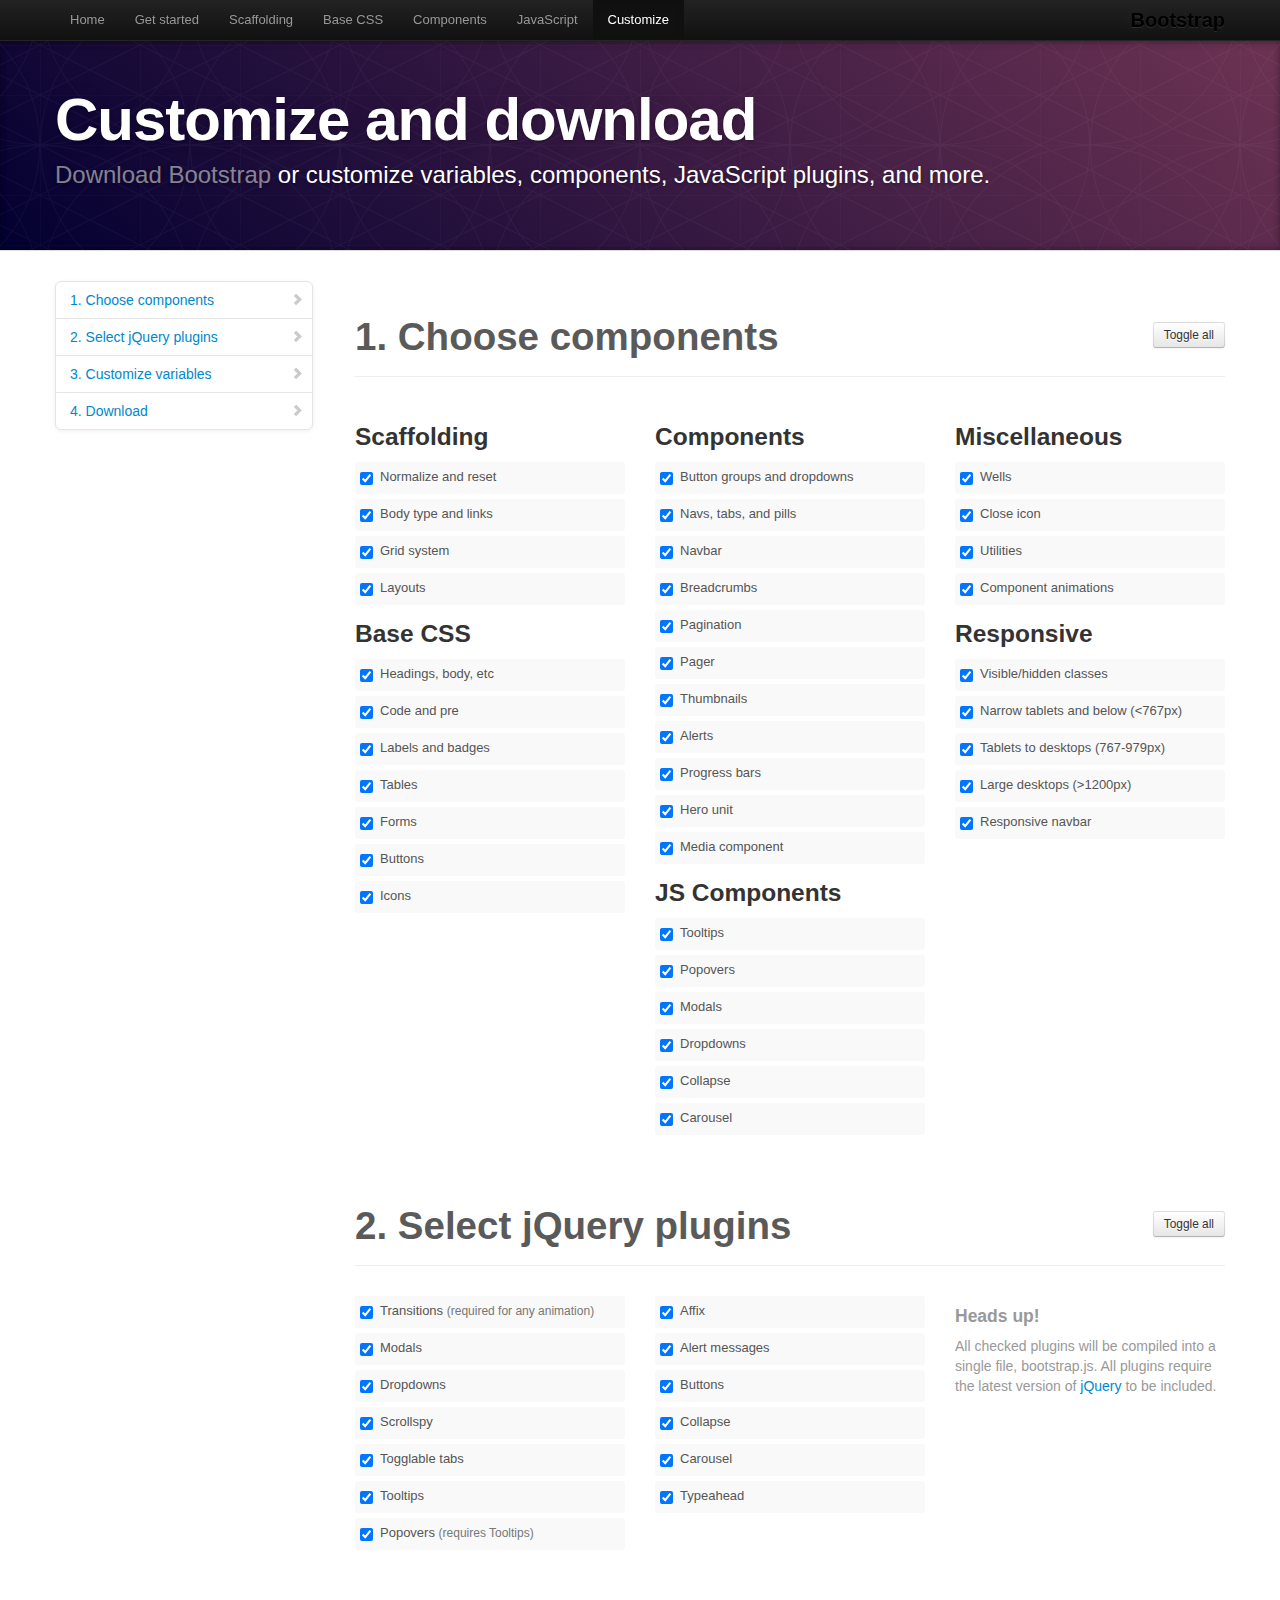
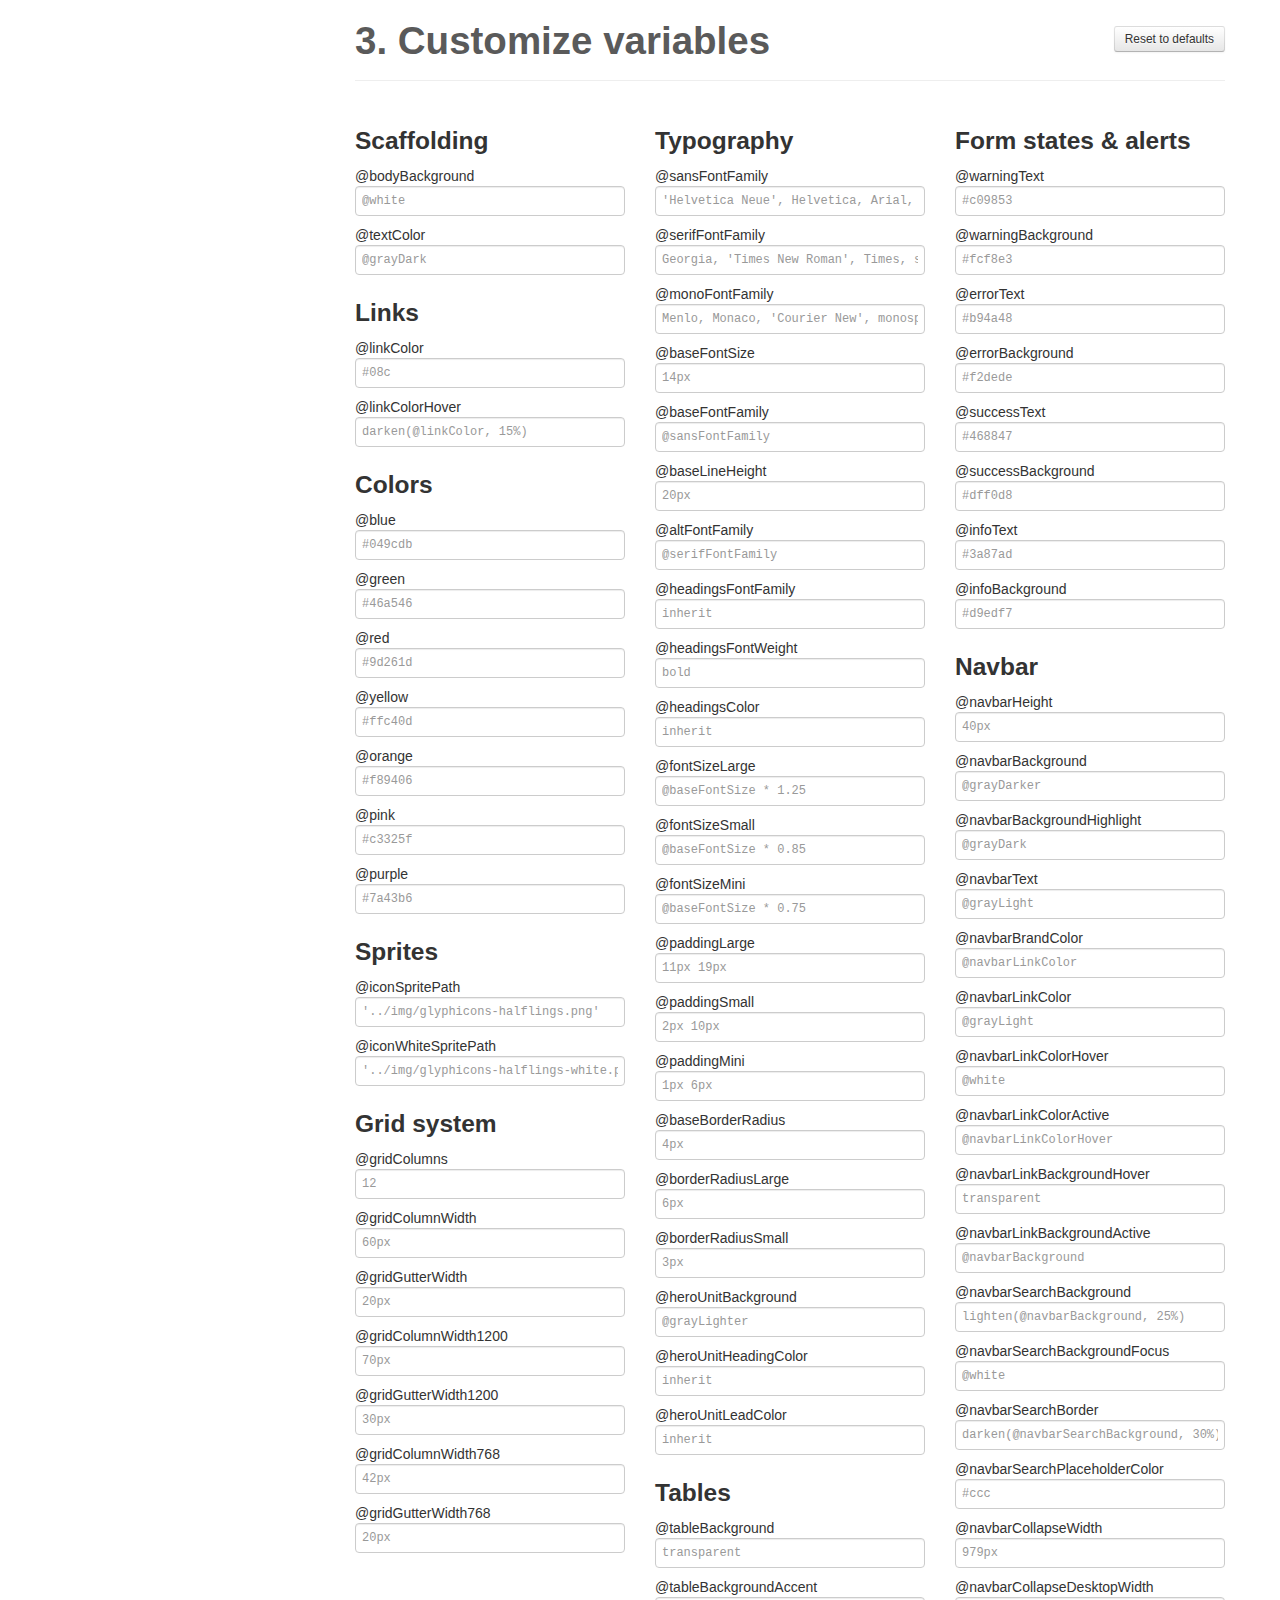
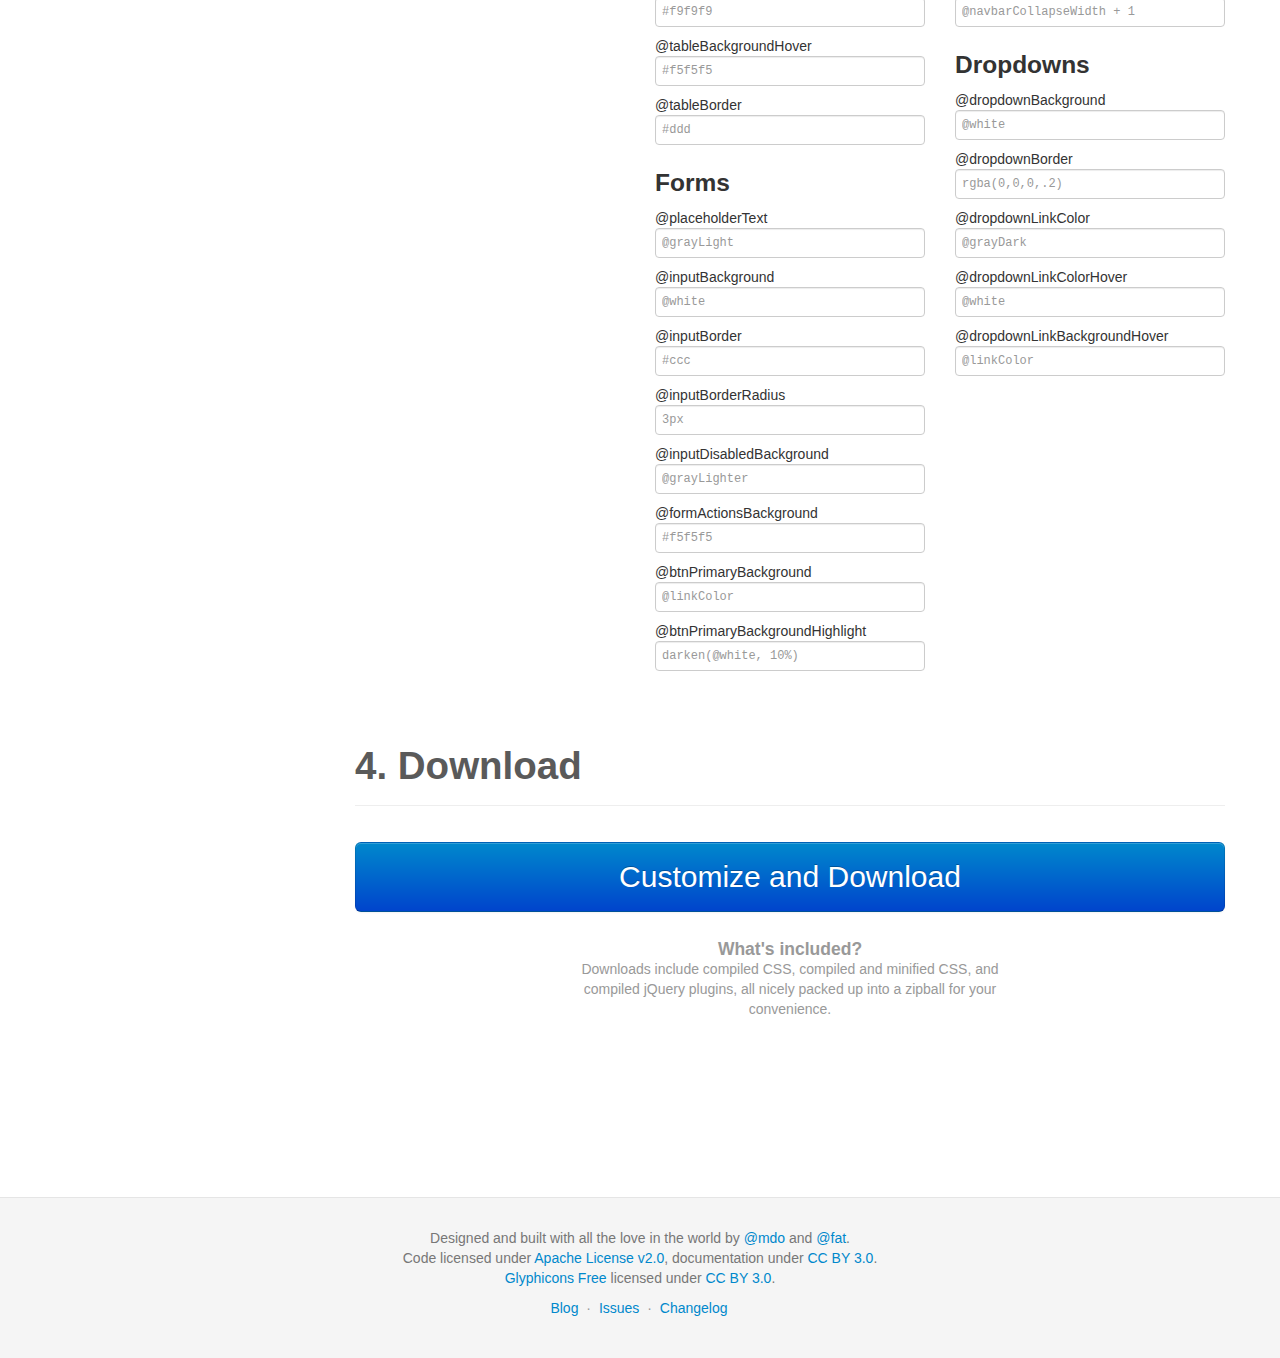
<file: bootstrap/docs/customize.html>
<!DOCTYPE html>
<html lang="en">
  <head>
    <meta charset="utf-8">
    <title>Customize · Bootstrap</title>
    <meta name="viewport" content="width=device-width, initial-scale=1.0">
    <meta name="description" content="">
    <meta name="author" content="">

    <!-- Le styles -->
    <link href="assets/css/bootstrap.css" rel="stylesheet">
    <link href="assets/css/bootstrap-responsive.css" rel="stylesheet">
    <link href="assets/css/docs.css" rel="stylesheet">
    <link href="assets/js/google-code-prettify/prettify.css" rel="stylesheet">

    <!-- Le HTML5 shim, for IE6-8 support of HTML5 elements -->
    <!--[if lt IE 9]>
      <script src="assets/js/html5shiv.js"></script>
    <![endif]-->

    <!-- Le fav and touch icons -->
    <link rel="apple-touch-icon-precomposed" sizes="144x144" href="assets/ico/apple-touch-icon-144-precomposed.png">
    <link rel="apple-touch-icon-precomposed" sizes="114x114" href="assets/ico/apple-touch-icon-114-precomposed.png">
      <link rel="apple-touch-icon-precomposed" sizes="72x72" href="assets/ico/apple-touch-icon-72-precomposed.png">
                    <link rel="apple-touch-icon-precomposed" href="assets/ico/apple-touch-icon-57-precomposed.png">
                                   <link rel="shortcut icon" href="assets/ico/favicon.png">

    <script type="text/javascript">
      var _gaq = _gaq || [];
      _gaq.push(['_setAccount', 'UA-146052-10']);
      _gaq.push(['_trackPageview']);
      (function() {
        var ga = document.createElement('script'); ga.type = 'text/javascript'; ga.async = true;
        ga.src = ('https:' == document.location.protocol ? 'https://ssl' : 'http://www') + '.google-analytics.com/ga.js';
        var s = document.getElementsByTagName('script')[0]; s.parentNode.insertBefore(ga, s);
      })();
    </script>
  </head>

  <body data-spy="scroll" data-target=".bs-docs-sidebar">

    <!-- Navbar
    ================================================== -->
    <div class="navbar navbar-inverse navbar-fixed-top">
      <div class="navbar-inner">
        <div class="container">
          <button type="button" class="btn btn-navbar" data-toggle="collapse" data-target=".nav-collapse">
            <span class="icon-bar"></span>
            <span class="icon-bar"></span>
            <span class="icon-bar"></span>
          </button>
          <a class="brand" href="./index.html">Bootstrap</a>
          <div class="nav-collapse collapse">
            <ul class="nav">
              <li class="">
                <a href="./index.html">Home</a>
              </li>
              <li class="">
                <a href="./getting-started.html">Get started</a>
              </li>
              <li class="">
                <a href="./scaffolding.html">Scaffolding</a>
              </li>
              <li class="">
                <a href="./base-css.html">Base CSS</a>
              </li>
              <li class="">
                <a href="./components.html">Components</a>
              </li>
              <li class="">
                <a href="./javascript.html">JavaScript</a>
              </li>
              <li class="active">
                <a href="./customize.html">Customize</a>
              </li>
            </ul>
          </div>
        </div>
      </div>
    </div>

<!-- Masthead
================================================== -->
<header class="jumbotron subhead" id="overview">
  <div class="container">
    <h1>Customize and download</h1>
    <p class="lead"><a href="https://github.com/twitter/bootstrap/zipball/master">Download Bootstrap</a> or customize variables, components, JavaScript plugins, and more.</p>
  </div>
</header>


  <div class="container">

    <!-- Docs nav
    ================================================== -->
    <div class="row">
      <div class="span3 bs-docs-sidebar">
        <ul class="nav nav-list bs-docs-sidenav">
          <li><a href="#components"><i class="icon-chevron-right"></i> 1. Choose components</a></li>
          <li><a href="#plugins"><i class="icon-chevron-right"></i> 2. Select jQuery plugins</a></li>
          <li><a href="#variables"><i class="icon-chevron-right"></i> 3. Customize variables</a></li>
          <li><a href="#download"><i class="icon-chevron-right"></i> 4. Download</a></li>
        </ul>
      </div>
      <div class="span9">


        <!-- Customize form
        ================================================== -->
        <form>
          <section class="download" id="components">
            <div class="page-header">
              <a class="btn btn-small pull-right toggle-all" href="#">Toggle all</a>
              <h1>
                1. Choose components
              </h1>
            </div>
            <div class="row download-builder">
              <div class="span3">
                <h3>Scaffolding</h3>
                <label class="checkbox"><input checked="checked" type="checkbox" value="reset.less"> Normalize and reset</label>
                <label class="checkbox"><input checked="checked" type="checkbox" value="scaffolding.less"> Body type and links</label>
                <label class="checkbox"><input checked="checked" type="checkbox" value="grid.less"> Grid system</label>
                <label class="checkbox"><input checked="checked" type="checkbox" value="layouts.less"> Layouts</label>
                <h3>Base CSS</h3>
                <label class="checkbox"><input checked="checked" type="checkbox" value="type.less"> Headings, body, etc</label>
                <label class="checkbox"><input checked="checked" type="checkbox" value="code.less"> Code and pre</label>
                <label class="checkbox"><input checked="checked" type="checkbox" value="labels-badges.less"> Labels and badges</label>
                <label class="checkbox"><input checked="checked" type="checkbox" value="tables.less"> Tables</label>
                <label class="checkbox"><input checked="checked" type="checkbox" value="forms.less"> Forms</label>
                <label class="checkbox"><input checked="checked" type="checkbox" value="buttons.less"> Buttons</label>
                <label class="checkbox"><input checked="checked" type="checkbox" value="sprites.less"> Icons</label>
              </div><!-- /span -->
              <div class="span3">
                <h3>Components</h3>
                <label class="checkbox"><input checked="checked" type="checkbox" value="button-groups.less"> Button groups and dropdowns</label>
                <label class="checkbox"><input checked="checked" type="checkbox" value="navs.less"> Navs, tabs, and pills</label>
                <label class="checkbox"><input checked="checked" type="checkbox" value="navbar.less"> Navbar</label>
                <label class="checkbox"><input checked="checked" type="checkbox" value="breadcrumbs.less"> Breadcrumbs</label>
                <label class="checkbox"><input checked="checked" type="checkbox" value="pagination.less"> Pagination</label>
                <label class="checkbox"><input checked="checked" type="checkbox" value="pager.less"> Pager</label>
                <label class="checkbox"><input checked="checked" type="checkbox" value="thumbnails.less"> Thumbnails</label>
                <label class="checkbox"><input checked="checked" type="checkbox" value="alerts.less"> Alerts</label>
                <label class="checkbox"><input checked="checked" type="checkbox" value="progress-bars.less"> Progress bars</label>
                <label class="checkbox"><input checked="checked" type="checkbox" value="hero-unit.less"> Hero unit</label>
                <label class="checkbox"><input checked="checked" type="checkbox" value="media.less"> Media component</label>
                <h3>JS Components</h3>
                <label class="checkbox"><input checked="checked" type="checkbox" value="tooltip.less"> Tooltips</label>
                <label class="checkbox"><input checked="checked" type="checkbox" value="popovers.less"> Popovers</label>
                <label class="checkbox"><input checked="checked" type="checkbox" value="modals.less"> Modals</label>
                <label class="checkbox"><input checked="checked" type="checkbox" value="dropdowns.less"> Dropdowns</label>
                <label class="checkbox"><input checked="checked" type="checkbox" value="accordion.less"> Collapse</label>
                <label class="checkbox"><input checked="checked" type="checkbox" value="carousel.less"> Carousel</label>
              </div><!-- /span -->
              <div class="span3">
                <h3>Miscellaneous</h3>
                <label class="checkbox"><input checked="checked" type="checkbox" value="wells.less"> Wells</label>
                <label class="checkbox"><input checked="checked" type="checkbox" value="close.less"> Close icon</label>
                <label class="checkbox"><input checked="checked" type="checkbox" value="utilities.less"> Utilities</label>
                <label class="checkbox"><input checked="checked" type="checkbox" value="component-animations.less"> Component animations</label>
                <h3>Responsive</h3>
                <label class="checkbox"><input checked="checked" type="checkbox" value="responsive-utilities.less"> Visible/hidden classes</label>
                <label class="checkbox"><input checked="checked" type="checkbox" value="responsive-767px-max.less"> Narrow tablets and below (<767px)</label>
                <label class="checkbox"><input checked="checked" type="checkbox" value="responsive-768px-979px.less"> Tablets to desktops (767-979px)</label>
                <label class="checkbox"><input checked="checked" type="checkbox" value="responsive-1200px-min.less"> Large desktops (>1200px)</label>
                <label class="checkbox"><input checked="checked" type="checkbox" value="responsive-navbar.less"> Responsive navbar</label>
              </div><!-- /span -->
            </div><!-- /row -->
          </section>

          <section class="download" id="plugins">
            <div class="page-header">
              <a class="btn btn-small pull-right toggle-all" href="#">Toggle all</a>
              <h1>
                2. Select jQuery plugins
              </h1>
            </div>
            <div class="row download-builder">
              <div class="span3">
                <label class="checkbox">
                  <input type="checkbox" checked="true" value="bootstrap-transition.js">
                  Transitions <small>(required for any animation)</small>
                </label>
                <label class="checkbox">
                  <input type="checkbox" checked="true" value="bootstrap-modal.js">
                  Modals
                </label>
                <label class="checkbox">
                  <input type="checkbox" checked="true" value="bootstrap-dropdown.js">
                  Dropdowns
                </label>
                <label class="checkbox">
                  <input type="checkbox" checked="true" value="bootstrap-scrollspy.js">
                  Scrollspy
                </label>
                <label class="checkbox">
                  <input type="checkbox" checked="true" value="bootstrap-tab.js">
                  Togglable tabs
                </label>
                <label class="checkbox">
                  <input type="checkbox" checked="true" value="bootstrap-tooltip.js">
                  Tooltips
                </label>
                <label class="checkbox">
                  <input type="checkbox" checked="true" value="bootstrap-popover.js">
                  Popovers <small>(requires Tooltips)</small>
                </label>
              </div><!-- /span -->
              <div class="span3">
                <label class="checkbox">
                  <input type="checkbox" checked="true" value="bootstrap-affix.js">
                  Affix
                </label>
                <label class="checkbox">
                  <input type="checkbox" checked="true" value="bootstrap-alert.js">
                  Alert messages
                </label>
                <label class="checkbox">
                  <input type="checkbox" checked="true" value="bootstrap-button.js">
                  Buttons
                </label>
                <label class="checkbox">
                  <input type="checkbox" checked="true" value="bootstrap-collapse.js">
                  Collapse
                </label>
                <label class="checkbox">
                  <input type="checkbox" checked="true" value="bootstrap-carousel.js">
                  Carousel
                </label>
                <label class="checkbox">
                  <input type="checkbox" checked="true" value="bootstrap-typeahead.js">
                  Typeahead
                </label>
              </div><!-- /span -->
              <div class="span3">
                <h4 class="muted">Heads up!</h4>
                <p class="muted">All checked plugins will be compiled into a single file, bootstrap.js. All plugins require the latest version of <a href="http://jquery.com/" target="_blank">jQuery</a> to be included.</p>
              </div><!-- /span -->
            </div><!-- /row -->
          </section>


          <section class="download" id="variables">
            <div class="page-header">
              <a class="btn btn-small pull-right toggle-all" href="#">Reset to defaults</a>
              <h1>
                3. Customize variables
              </h1>
            </div>
            <div class="row download-builder">
              <div class="span3">
                <h3>Scaffolding</h3>
                <label>@bodyBackground</label>
                <input type="text" class="span3" placeholder="@white">
                <label>@textColor</label>
                <input type="text" class="span3" placeholder="@grayDark">

                <h3>Links</h3>
                <label>@linkColor</label>
                <input type="text" class="span3" placeholder="#08c">
                <label>@linkColorHover</label>
                <input type="text" class="span3" placeholder="darken(@linkColor, 15%)">
                <h3>Colors</h3>
                <label>@blue</label>
                <input type="text" class="span3" placeholder="#049cdb">
                <label>@green</label>
                <input type="text" class="span3" placeholder="#46a546">
                <label>@red</label>
                <input type="text" class="span3" placeholder="#9d261d">
                <label>@yellow</label>
                <input type="text" class="span3" placeholder="#ffc40d">
                <label>@orange</label>
                <input type="text" class="span3" placeholder="#f89406">
                <label>@pink</label>
                <input type="text" class="span3" placeholder="#c3325f">
                <label>@purple</label>
                <input type="text" class="span3" placeholder="#7a43b6">

                <h3>Sprites</h3>
                <label>@iconSpritePath</label>
                <input type="text" class="span3" placeholder="'../img/glyphicons-halflings.png'">
                <label>@iconWhiteSpritePath</label>
                <input type="text" class="span3" placeholder="'../img/glyphicons-halflings-white.png'">

                <h3>Grid system</h3>
                <label>@gridColumns</label>
                <input type="text" class="span3" placeholder="12">
                <label>@gridColumnWidth</label>
                <input type="text" class="span3" placeholder="60px">
                <label>@gridGutterWidth</label>
                <input type="text" class="span3" placeholder="20px">
                <label>@gridColumnWidth1200</label>
                <input type="text" class="span3" placeholder="70px">
                <label>@gridGutterWidth1200</label>
                <input type="text" class="span3" placeholder="30px">
                <label>@gridColumnWidth768</label>
                <input type="text" class="span3" placeholder="42px">
                <label>@gridGutterWidth768</label>
                <input type="text" class="span3" placeholder="20px">

              </div><!-- /span -->
              <div class="span3">

                <h3>Typography</h3>
                <label>@sansFontFamily</label>
                <input type="text" class="span3" placeholder="'Helvetica Neue', Helvetica, Arial, sans-serif">
                <label>@serifFontFamily</label>
                <input type="text" class="span3" placeholder="Georgia, 'Times New Roman', Times, serif">
                <label>@monoFontFamily</label>
                <input type="text" class="span3" placeholder="Menlo, Monaco, 'Courier New', monospace">

                <label>@baseFontSize</label>
                <input type="text" class="span3" placeholder="14px">
                <label>@baseFontFamily</label>
                <input type="text" class="span3" placeholder="@sansFontFamily">
                <label>@baseLineHeight</label>
                <input type="text" class="span3" placeholder="20px">

                <label>@altFontFamily</label>
                <input type="text" class="span3" placeholder="@serifFontFamily">
                <label>@headingsFontFamily</label>
                <input type="text" class="span3" placeholder="inherit">
                <label>@headingsFontWeight</label>
                <input type="text" class="span3" placeholder="bold">
                <label>@headingsColor</label>
                <input type="text" class="span3" placeholder="inherit">

                <label>@fontSizeLarge</label>
                <input type="text" class="span3" placeholder="@baseFontSize * 1.25">
                <label>@fontSizeSmall</label>
                <input type="text" class="span3" placeholder="@baseFontSize * 0.85">
                <label>@fontSizeMini</label>
                <input type="text" class="span3" placeholder="@baseFontSize * 0.75">

                <label>@paddingLarge</label>
                <input type="text" class="span3" placeholder="11px 19px">
                <label>@paddingSmall</label>
                <input type="text" class="span3" placeholder="2px 10px">
                <label>@paddingMini</label>
                <input type="text" class="span3" placeholder="1px 6px">

                <label>@baseBorderRadius</label>
                <input type="text" class="span3" placeholder="4px">
                <label>@borderRadiusLarge</label>
                <input type="text" class="span3" placeholder="6px">
                <label>@borderRadiusSmall</label>
                <input type="text" class="span3" placeholder="3px">

                <label>@heroUnitBackground</label>
                <input type="text" class="span3" placeholder="@grayLighter">
                <label>@heroUnitHeadingColor</label>
                <input type="text" class="span3" placeholder="inherit">
                <label>@heroUnitLeadColor</label>
                <input type="text" class="span3" placeholder="inherit">

                <h3>Tables</h3>
                <label>@tableBackground</label>
                <input type="text" class="span3" placeholder="transparent">
                <label>@tableBackgroundAccent</label>
                <input type="text" class="span3" placeholder="#f9f9f9">
                <label>@tableBackgroundHover</label>
                <input type="text" class="span3" placeholder="#f5f5f5">
                <label>@tableBorder</label>
                <input type="text" class="span3" placeholder="#ddd">

                <h3>Forms</h3>
                <label>@placeholderText</label>
                <input type="text" class="span3" placeholder="@grayLight">
                <label>@inputBackground</label>
                <input type="text" class="span3" placeholder="@white">
                <label>@inputBorder</label>
                <input type="text" class="span3" placeholder="#ccc">
                <label>@inputBorderRadius</label>
                <input type="text" class="span3" placeholder="3px">
                <label>@inputDisabledBackground</label>
                <input type="text" class="span3" placeholder="@grayLighter">
                <label>@formActionsBackground</label>
                <input type="text" class="span3" placeholder="#f5f5f5">
                <label>@btnPrimaryBackground</label>
                <input type="text" class="span3" placeholder="@linkColor">
                <label>@btnPrimaryBackgroundHighlight</label>
                <input type="text" class="span3" placeholder="darken(@white, 10%)">

              </div><!-- /span -->
              <div class="span3">

                <h3>Form states &amp; alerts</h3>
                <label>@warningText</label>
                <input type="text" class="span3" placeholder="#c09853">
                <label>@warningBackground</label>
                <input type="text" class="span3" placeholder="#fcf8e3">
                <label>@errorText</label>
                <input type="text" class="span3" placeholder="#b94a48">
                <label>@errorBackground</label>
                <input type="text" class="span3" placeholder="#f2dede">
                <label>@successText</label>
                <input type="text" class="span3" placeholder="#468847">
                <label>@successBackground</label>
                <input type="text" class="span3" placeholder="#dff0d8">
                <label>@infoText</label>
                <input type="text" class="span3" placeholder="#3a87ad">
                <label>@infoBackground</label>
                <input type="text" class="span3" placeholder="#d9edf7">

                <h3>Navbar</h3>
                <label>@navbarHeight</label>
                <input type="text" class="span3" placeholder="40px">
                <label>@navbarBackground</label>
                <input type="text" class="span3" placeholder="@grayDarker">
                <label>@navbarBackgroundHighlight</label>
                <input type="text" class="span3" placeholder="@grayDark">
                <label>@navbarText</label>
                <input type="text" class="span3" placeholder="@grayLight">
                <label>@navbarBrandColor</label>
                <input type="text" class="span3" placeholder="@navbarLinkColor">
                <label>@navbarLinkColor</label>
                <input type="text" class="span3" placeholder="@grayLight">
                <label>@navbarLinkColorHover</label>
                <input type="text" class="span3" placeholder="@white">
                <label>@navbarLinkColorActive</label>
                <input type="text" class="span3" placeholder="@navbarLinkColorHover">
                <label>@navbarLinkBackgroundHover</label>
                <input type="text" class="span3" placeholder="transparent">
                <label>@navbarLinkBackgroundActive</label>
                <input type="text" class="span3" placeholder="@navbarBackground">
                <label>@navbarSearchBackground</label>
                <input type="text" class="span3" placeholder="lighten(@navbarBackground, 25%)">
                <label>@navbarSearchBackgroundFocus</label>
                <input type="text" class="span3" placeholder="@white">
                <label>@navbarSearchBorder</label>
                <input type="text" class="span3" placeholder="darken(@navbarSearchBackground, 30%)">
                <label>@navbarSearchPlaceholderColor</label>
                <input type="text" class="span3" placeholder="#ccc">

                <label>@navbarCollapseWidth</label>
                <input type="text" class="span3" placeholder="979px">
                <label>@navbarCollapseDesktopWidth</label>
                <input type="text" class="span3" placeholder="@navbarCollapseWidth + 1">

                <h3>Dropdowns</h3>
                <label>@dropdownBackground</label>
                <input type="text" class="span3" placeholder="@white">
                <label>@dropdownBorder</label>
                <input type="text" class="span3" placeholder="rgba(0,0,0,.2)">
                <label>@dropdownLinkColor</label>
                <input type="text" class="span3" placeholder="@grayDark">
                <label>@dropdownLinkColorHover</label>
                <input type="text" class="span3" placeholder="@white">
                <label>@dropdownLinkBackgroundHover</label>
                <input type="text" class="span3" placeholder="@linkColor">
              </div><!-- /span -->
            </div><!-- /row -->
          </section>

          <section class="download" id="download">
            <div class="page-header">
              <h1>
                4. Download
              </h1>
            </div>
            <div class="download-btn">
              <a class="btn btn-primary" href="#" onclick="_gaq.push(['_trackEvent', 'Customize', 'Download', 'Customize and Download']);">Customize and Download</a>
              <h4>What's included?</h4>
              <p>Downloads include compiled CSS, compiled and minified CSS, and compiled jQuery plugins, all nicely packed up into a zipball for your convenience.</p>
            </div>
          </section><!-- /download -->
        </form>



      </div>
    </div>

  </div>



    <!-- Footer
    ================================================== -->
    <footer class="footer">
      <div class="container">
        <p>Designed and built with all the love in the world by <a href="http://twitter.com/mdo" target="_blank">@mdo</a> and <a href="http://twitter.com/fat" target="_blank">@fat</a>.</p>
        <p>Code licensed under <a href="http://www.apache.org/licenses/LICENSE-2.0" target="_blank">Apache License v2.0</a>, documentation under <a href="http://creativecommons.org/licenses/by/3.0/">CC BY 3.0</a>.</p>
        <p><a href="http://glyphicons.com">Glyphicons Free</a> licensed under <a href="http://creativecommons.org/licenses/by/3.0/">CC BY 3.0</a>.</p>
        <ul class="footer-links">
          <li><a href="http://blog.getbootstrap.com">Blog</a></li>
          <li class="muted">&middot;</li>
          <li><a href="https://github.com/twitter/bootstrap/issues?state=open">Issues</a></li>
          <li class="muted">&middot;</li>
          <li><a href="https://github.com/twitter/bootstrap/blob/master/CHANGELOG.md">Changelog</a></li>
        </ul>
      </div>
    </footer>



    <!-- Le javascript
    ================================================== -->
    <!-- Placed at the end of the document so the pages load faster -->
    <script type="text/javascript" src="http://platform.twitter.com/widgets.js"></script>
    <script src="assets/js/jquery.js"></script>
    <script src="assets/js/bootstrap-transition.js"></script>
    <script src="assets/js/bootstrap-alert.js"></script>
    <script src="assets/js/bootstrap-modal.js"></script>
    <script src="assets/js/bootstrap-dropdown.js"></script>
    <script src="assets/js/bootstrap-scrollspy.js"></script>
    <script src="assets/js/bootstrap-tab.js"></script>
    <script src="assets/js/bootstrap-tooltip.js"></script>
    <script src="assets/js/bootstrap-popover.js"></script>
    <script src="assets/js/bootstrap-button.js"></script>
    <script src="assets/js/bootstrap-collapse.js"></script>
    <script src="assets/js/bootstrap-carousel.js"></script>
    <script src="assets/js/bootstrap-typeahead.js"></script>
    <script src="assets/js/bootstrap-affix.js"></script>

    <script src="assets/js/holder/holder.js"></script>
    <script src="assets/js/google-code-prettify/prettify.js"></script>

    <script src="assets/js/application.js"></script>


    <!-- Analytics
    ================================================== -->
    <script>
      var _gauges = _gauges || [];
      (function() {
        var t   = document.createElement('script');
        t.type  = 'text/javascript';
        t.async = true;
        t.id    = 'gauges-tracker';
        t.setAttribute('data-site-id', '4f0dc9fef5a1f55508000013');
        t.src = '//secure.gaug.es/track.js';
        var s = document.getElementsByTagName('script')[0];
        s.parentNode.insertBefore(t, s);
      })();
    </script>

  </body>
</html>
</file>
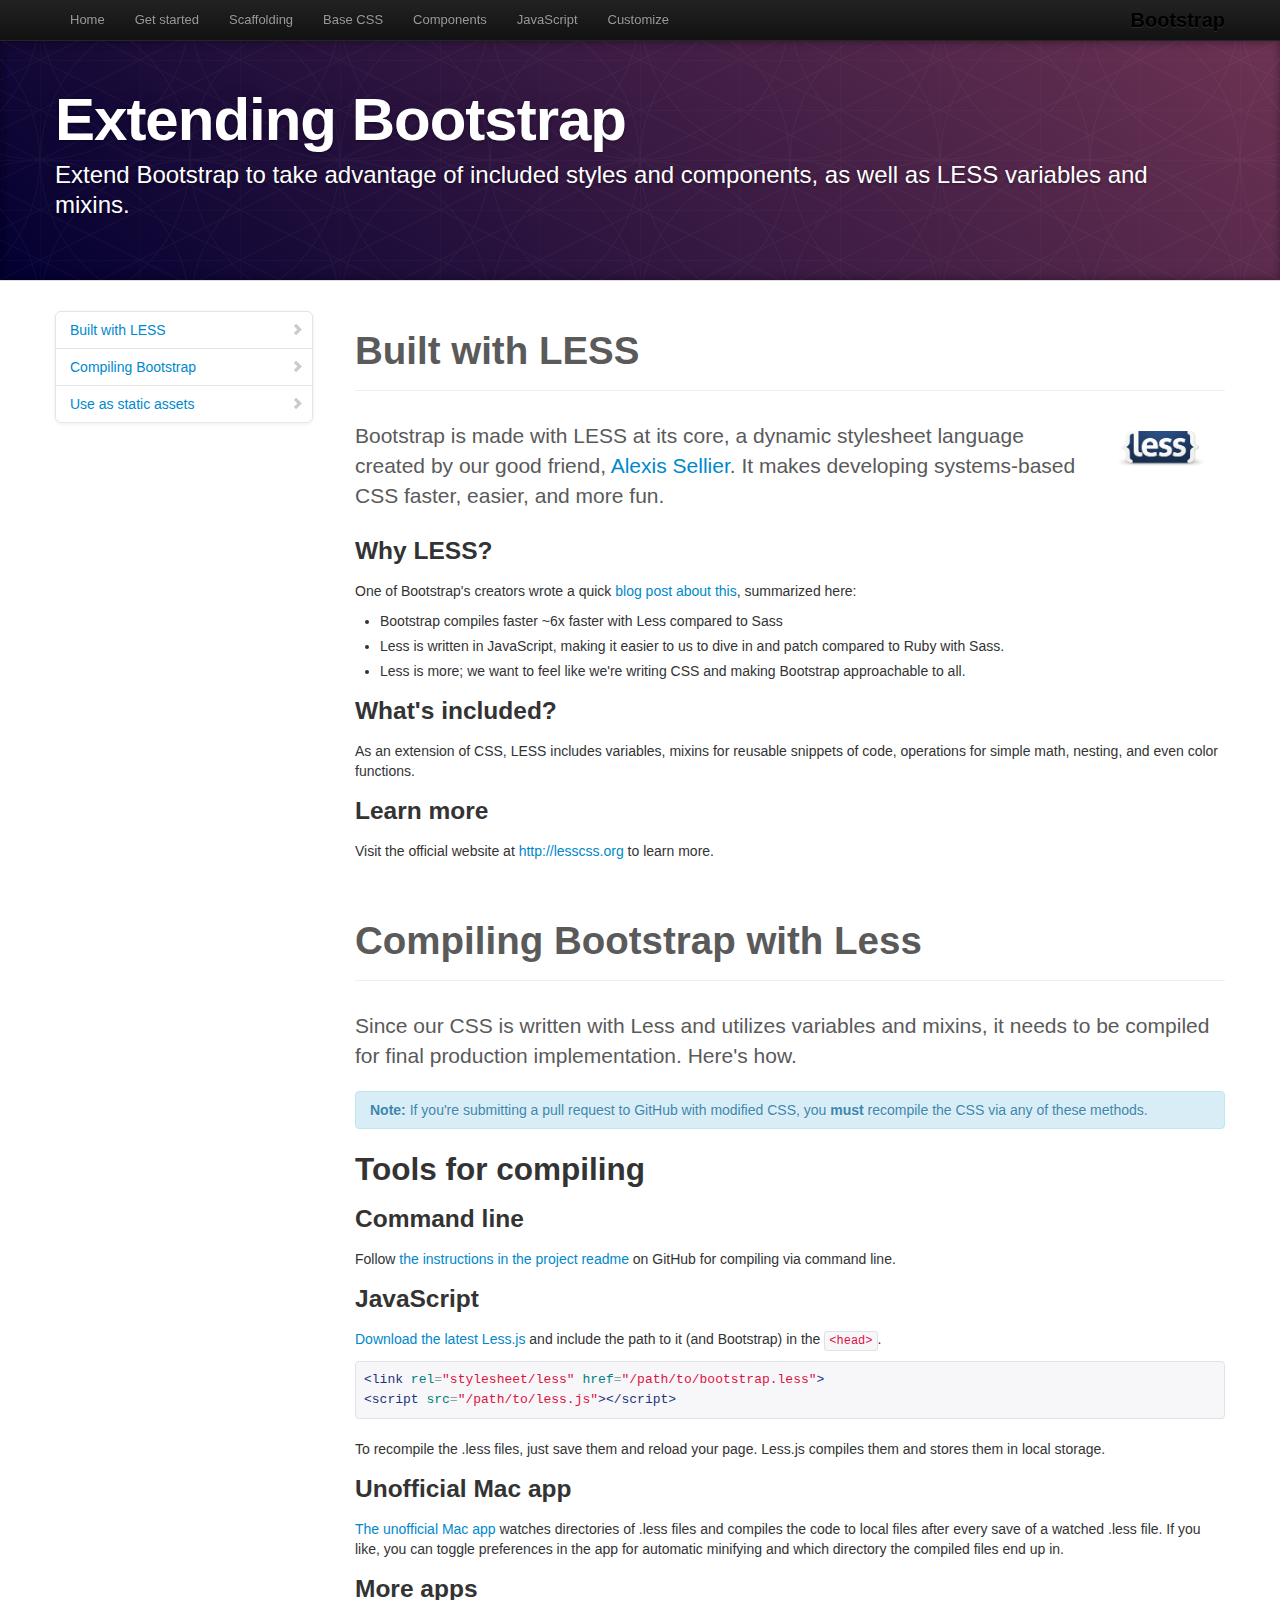
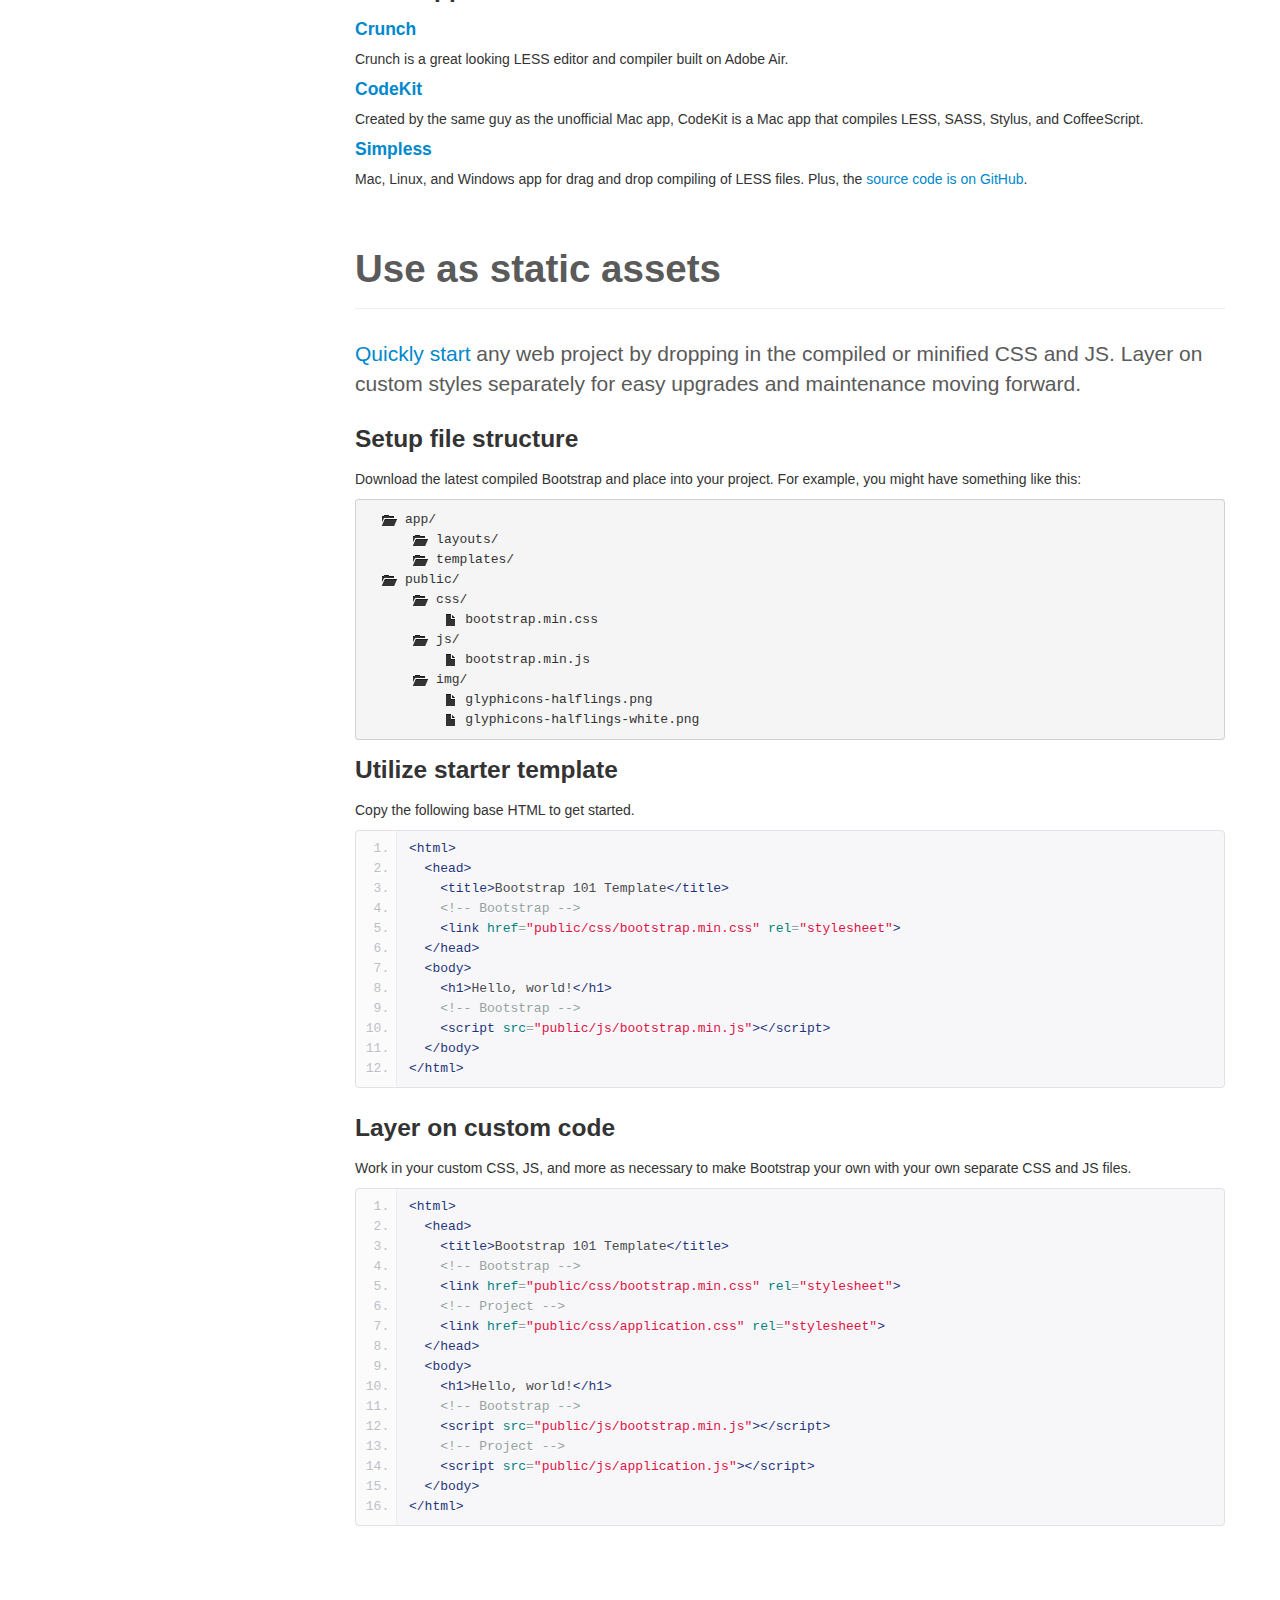
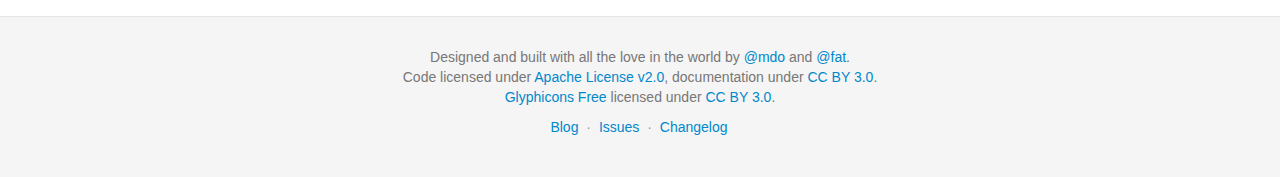
<file: bootstrap/docs/extend.html>
<!DOCTYPE html>
<html lang="en">
  <head>
    <meta charset="utf-8">
    <title>Extend · Bootstrap</title>
    <meta name="viewport" content="width=device-width, initial-scale=1.0">
    <meta name="description" content="">
    <meta name="author" content="">

    <!-- Le styles -->
    <link href="assets/css/bootstrap.css" rel="stylesheet">
    <link href="assets/css/bootstrap-responsive.css" rel="stylesheet">
    <link href="assets/css/docs.css" rel="stylesheet">
    <link href="assets/js/google-code-prettify/prettify.css" rel="stylesheet">

    <!-- Le HTML5 shim, for IE6-8 support of HTML5 elements -->
    <!--[if lt IE 9]>
      <script src="assets/js/html5shiv.js"></script>
    <![endif]-->

    <!-- Le fav and touch icons -->
    <link rel="apple-touch-icon-precomposed" sizes="144x144" href="assets/ico/apple-touch-icon-144-precomposed.png">
    <link rel="apple-touch-icon-precomposed" sizes="114x114" href="assets/ico/apple-touch-icon-114-precomposed.png">
      <link rel="apple-touch-icon-precomposed" sizes="72x72" href="assets/ico/apple-touch-icon-72-precomposed.png">
                    <link rel="apple-touch-icon-precomposed" href="assets/ico/apple-touch-icon-57-precomposed.png">
                                   <link rel="shortcut icon" href="assets/ico/favicon.png">

    <script type="text/javascript">
      var _gaq = _gaq || [];
      _gaq.push(['_setAccount', 'UA-146052-10']);
      _gaq.push(['_trackPageview']);
      (function() {
        var ga = document.createElement('script'); ga.type = 'text/javascript'; ga.async = true;
        ga.src = ('https:' == document.location.protocol ? 'https://ssl' : 'http://www') + '.google-analytics.com/ga.js';
        var s = document.getElementsByTagName('script')[0]; s.parentNode.insertBefore(ga, s);
      })();
    </script>
  </head>

  <body data-spy="scroll" data-target=".bs-docs-sidebar">

    <!-- Navbar
    ================================================== -->
    <div class="navbar navbar-inverse navbar-fixed-top">
      <div class="navbar-inner">
        <div class="container">
          <button type="button" class="btn btn-navbar" data-toggle="collapse" data-target=".nav-collapse">
            <span class="icon-bar"></span>
            <span class="icon-bar"></span>
            <span class="icon-bar"></span>
          </button>
          <a class="brand" href="./index.html">Bootstrap</a>
          <div class="nav-collapse collapse">
            <ul class="nav">
              <li class="">
                <a href="./index.html">Home</a>
              </li>
              <li class="">
                <a href="./getting-started.html">Get started</a>
              </li>
              <li class="">
                <a href="./scaffolding.html">Scaffolding</a>
              </li>
              <li class="">
                <a href="./base-css.html">Base CSS</a>
              </li>
              <li class="">
                <a href="./components.html">Components</a>
              </li>
              <li class="">
                <a href="./javascript.html">JavaScript</a>
              </li>
              <li class="">
                <a href="./customize.html">Customize</a>
              </li>
            </ul>
          </div>
        </div>
      </div>
    </div>

<!-- Subhead
================================================== -->
<header class="jumbotron subhead" id="overview">
  <div class="container">
    <h1>Extending Bootstrap</h1>
    <p class="lead">Extend Bootstrap to take advantage of included styles and components, as well as LESS variables and mixins.</p>
  <div>
</header>

  <div class="container">

    <!-- Docs nav
    ================================================== -->
    <div class="row">
      <div class="span3 bs-docs-sidebar">
        <ul class="nav nav-list bs-docs-sidenav">
          <li><a href="#built-with-less"><i class="icon-chevron-right"></i> Built with LESS</a></li>
          <li><a href="#compiling"><i class="icon-chevron-right"></i> Compiling Bootstrap</a></li>
          <li><a href="#static-assets"><i class="icon-chevron-right"></i> Use as static assets</a></li>
        </ul>
      </div>
      <div class="span9">



        <!-- BUILT WITH LESS
        ================================================== -->
        <section id="built-with-less">
          <div class="page-header">
            <h1>Built with LESS</h1>
          </div>

          <img style="float: right; height: 36px; margin: 10px 20px 20px" src="assets/img/less-logo-large.png" alt="LESS CSS">
          <p class="lead">Bootstrap is made with LESS at its core, a dynamic stylesheet language created by our good friend, <a href="http://cloudhead.io">Alexis Sellier</a>. It makes developing systems-based CSS faster, easier, and more fun.</p>

          <h3>Why LESS?</h3>
          <p>One of Bootstrap's creators wrote a quick <a href="http://www.wordsbyf.at/2012/03/08/why-less/">blog post about this</a>, summarized here:</p>
          <ul>
            <li>Bootstrap compiles faster ~6x faster with Less compared to Sass</li>
            <li>Less is written in JavaScript, making it easier to us to dive in and patch compared to Ruby with Sass.</li>
            <li>Less is more; we want to feel like we're writing CSS and making Bootstrap approachable to all.</li>
          </ul>

          <h3>What's included?</h3>
          <p>As an extension of CSS, LESS includes variables, mixins for reusable snippets of code, operations for simple math, nesting, and even color functions.</p>

          <h3>Learn more</h3>
          <p>Visit the official website at <a href="http://lesscss.org">http://lesscss.org</a> to learn more.</p>
        </section>



        <!-- COMPILING LESS AND BOOTSTRAP
        ================================================== -->
        <section id="compiling">
          <div class="page-header">
            <h1>Compiling Bootstrap with Less</h1>
          </div>

          <p class="lead">Since our CSS is written with Less and utilizes variables and mixins, it needs to be compiled for final production implementation. Here's how.</p>

          <div class="alert alert-info">
            <strong>Note:</strong> If you're submitting a pull request to GitHub with modified CSS, you <strong>must</strong> recompile the CSS via any of these methods.
          </div>

          <h2>Tools for compiling</h2>

          <h3>Command line</h3>
          <p>Follow <a href="https://github.com/twitter/bootstrap#developers">the instructions in the project readme</a> on GitHub for compiling via command line.</p>

          <h3>JavaScript</h3>
          <p><a href="http://lesscss.org/">Download the latest Less.js</a> and include the path to it (and Bootstrap) in the <code>&lt;head&gt;</code>.</p>
<pre class="prettyprint">
&lt;link rel="stylesheet/less" href="/path/to/bootstrap.less"&gt;
&lt;script src="/path/to/less.js"&gt;&lt;/script&gt;
</pre>
          <p>To recompile the .less files, just save them and reload your page. Less.js compiles them and stores them in local storage.</p>

          <h3>Unofficial Mac app</h3>
          <p><a href="http://incident57.com/less/">The unofficial Mac app</a> watches directories of .less files and compiles the code to local files after every save of a watched .less file. If you like, you can toggle preferences in the app for automatic minifying and which directory the compiled files end up in.</p>

          <h3>More apps</h3>
          <h4><a href="http://crunchapp.net/" target="_blank">Crunch</a></h4>
          <p>Crunch is a great looking LESS editor and compiler built on Adobe Air.</p>
          <h4><a href="http://incident57.com/codekit/" target="_blank">CodeKit</a></h4>
          <p>Created by the same guy as the unofficial Mac app, CodeKit is a Mac app that compiles LESS, SASS, Stylus, and CoffeeScript.</p>
          <h4><a href="http://wearekiss.com/simpless" target="_blank">Simpless</a></h4>
          <p>Mac, Linux, and Windows app for drag and drop compiling of LESS files. Plus, the <a href="https://github.com/Paratron/SimpLESS" target="_blank">source code is on GitHub</a>.</p>

        </section>



        <!-- Static assets
        ================================================== -->
        <section id="static-assets">
          <div class="page-header">
            <h1>Use as static assets</h1>
          </div>
          <p class="lead"><a href="./getting-started.html">Quickly start</a> any web project by dropping in the compiled or minified CSS and JS. Layer on custom styles separately for easy upgrades and maintenance moving forward.</p>

          <h3>Setup file structure</h3>
          <p>Download the latest compiled Bootstrap and place into your project. For example, you might have something like this:</p>
<pre>
  <span class="icon-folder-open"></span> app/
      <span class="icon-folder-open"></span> layouts/
      <span class="icon-folder-open"></span> templates/
  <span class="icon-folder-open"></span> public/
      <span class="icon-folder-open"></span> css/
          <span class="icon-file"></span> bootstrap.min.css
      <span class="icon-folder-open"></span> js/
          <span class="icon-file"></span> bootstrap.min.js
      <span class="icon-folder-open"></span> img/
          <span class="icon-file"></span> glyphicons-halflings.png
          <span class="icon-file"></span> glyphicons-halflings-white.png
</pre>

          <h3>Utilize starter template</h3>
          <p>Copy the following base HTML to get started.</p>
<pre class="prettyprint linenums">
&lt;html&gt;
  &lt;head&gt;
    &lt;title&gt;Bootstrap 101 Template&lt;/title&gt;
    &lt;!-- Bootstrap --&gt;
    &lt;link href="public/css/bootstrap.min.css" rel="stylesheet"&gt;
  &lt;/head&gt;
  &lt;body&gt;
    &lt;h1&gt;Hello, world!&lt;/h1&gt;
    &lt;!-- Bootstrap --&gt;
    &lt;script src="public/js/bootstrap.min.js"&gt;&lt;/script&gt;
  &lt;/body&gt;
&lt;/html&gt;
</pre>

          <h3>Layer on custom code</h3>
          <p>Work in your custom CSS, JS, and more as necessary to make Bootstrap your own with your own separate CSS and JS files.</p>
<pre class="prettyprint linenums">
&lt;html&gt;
  &lt;head&gt;
    &lt;title&gt;Bootstrap 101 Template&lt;/title&gt;
    &lt;!-- Bootstrap --&gt;
    &lt;link href="public/css/bootstrap.min.css" rel="stylesheet"&gt;
    &lt;!-- Project --&gt;
    &lt;link href="public/css/application.css" rel="stylesheet"&gt;
  &lt;/head&gt;
  &lt;body&gt;
    &lt;h1&gt;Hello, world!&lt;/h1&gt;
    &lt;!-- Bootstrap --&gt;
    &lt;script src="public/js/bootstrap.min.js"&gt;&lt;/script&gt;
    &lt;!-- Project --&gt;
    &lt;script src="public/js/application.js"&gt;&lt;/script&gt;
  &lt;/body&gt;
&lt;/html&gt;
</pre>

        </section>

      </div>
    </div>

  </div>



    <!-- Footer
    ================================================== -->
    <footer class="footer">
      <div class="container">
        <p>Designed and built with all the love in the world by <a href="http://twitter.com/mdo" target="_blank">@mdo</a> and <a href="http://twitter.com/fat" target="_blank">@fat</a>.</p>
        <p>Code licensed under <a href="http://www.apache.org/licenses/LICENSE-2.0" target="_blank">Apache License v2.0</a>, documentation under <a href="http://creativecommons.org/licenses/by/3.0/">CC BY 3.0</a>.</p>
        <p><a href="http://glyphicons.com">Glyphicons Free</a> licensed under <a href="http://creativecommons.org/licenses/by/3.0/">CC BY 3.0</a>.</p>
        <ul class="footer-links">
          <li><a href="http://blog.getbootstrap.com">Blog</a></li>
          <li class="muted">&middot;</li>
          <li><a href="https://github.com/twitter/bootstrap/issues?state=open">Issues</a></li>
          <li class="muted">&middot;</li>
          <li><a href="https://github.com/twitter/bootstrap/blob/master/CHANGELOG.md">Changelog</a></li>
        </ul>
      </div>
    </footer>



    <!-- Le javascript
    ================================================== -->
    <!-- Placed at the end of the document so the pages load faster -->
    <script type="text/javascript" src="http://platform.twitter.com/widgets.js"></script>
    <script src="assets/js/jquery.js"></script>
    <script src="assets/js/bootstrap-transition.js"></script>
    <script src="assets/js/bootstrap-alert.js"></script>
    <script src="assets/js/bootstrap-modal.js"></script>
    <script src="assets/js/bootstrap-dropdown.js"></script>
    <script src="assets/js/bootstrap-scrollspy.js"></script>
    <script src="assets/js/bootstrap-tab.js"></script>
    <script src="assets/js/bootstrap-tooltip.js"></script>
    <script src="assets/js/bootstrap-popover.js"></script>
    <script src="assets/js/bootstrap-button.js"></script>
    <script src="assets/js/bootstrap-collapse.js"></script>
    <script src="assets/js/bootstrap-carousel.js"></script>
    <script src="assets/js/bootstrap-typeahead.js"></script>
    <script src="assets/js/bootstrap-affix.js"></script>

    <script src="assets/js/holder/holder.js"></script>
    <script src="assets/js/google-code-prettify/prettify.js"></script>

    <script src="assets/js/application.js"></script>


    <!-- Analytics
    ================================================== -->
    <script>
      var _gauges = _gauges || [];
      (function() {
        var t   = document.createElement('script');
        t.type  = 'text/javascript';
        t.async = true;
        t.id    = 'gauges-tracker';
        t.setAttribute('data-site-id', '4f0dc9fef5a1f55508000013');
        t.src = '//secure.gaug.es/track.js';
        var s = document.getElementsByTagName('script')[0];
        s.parentNode.insertBefore(t, s);
      })();
    </script>

  </body>
</html>
</file>
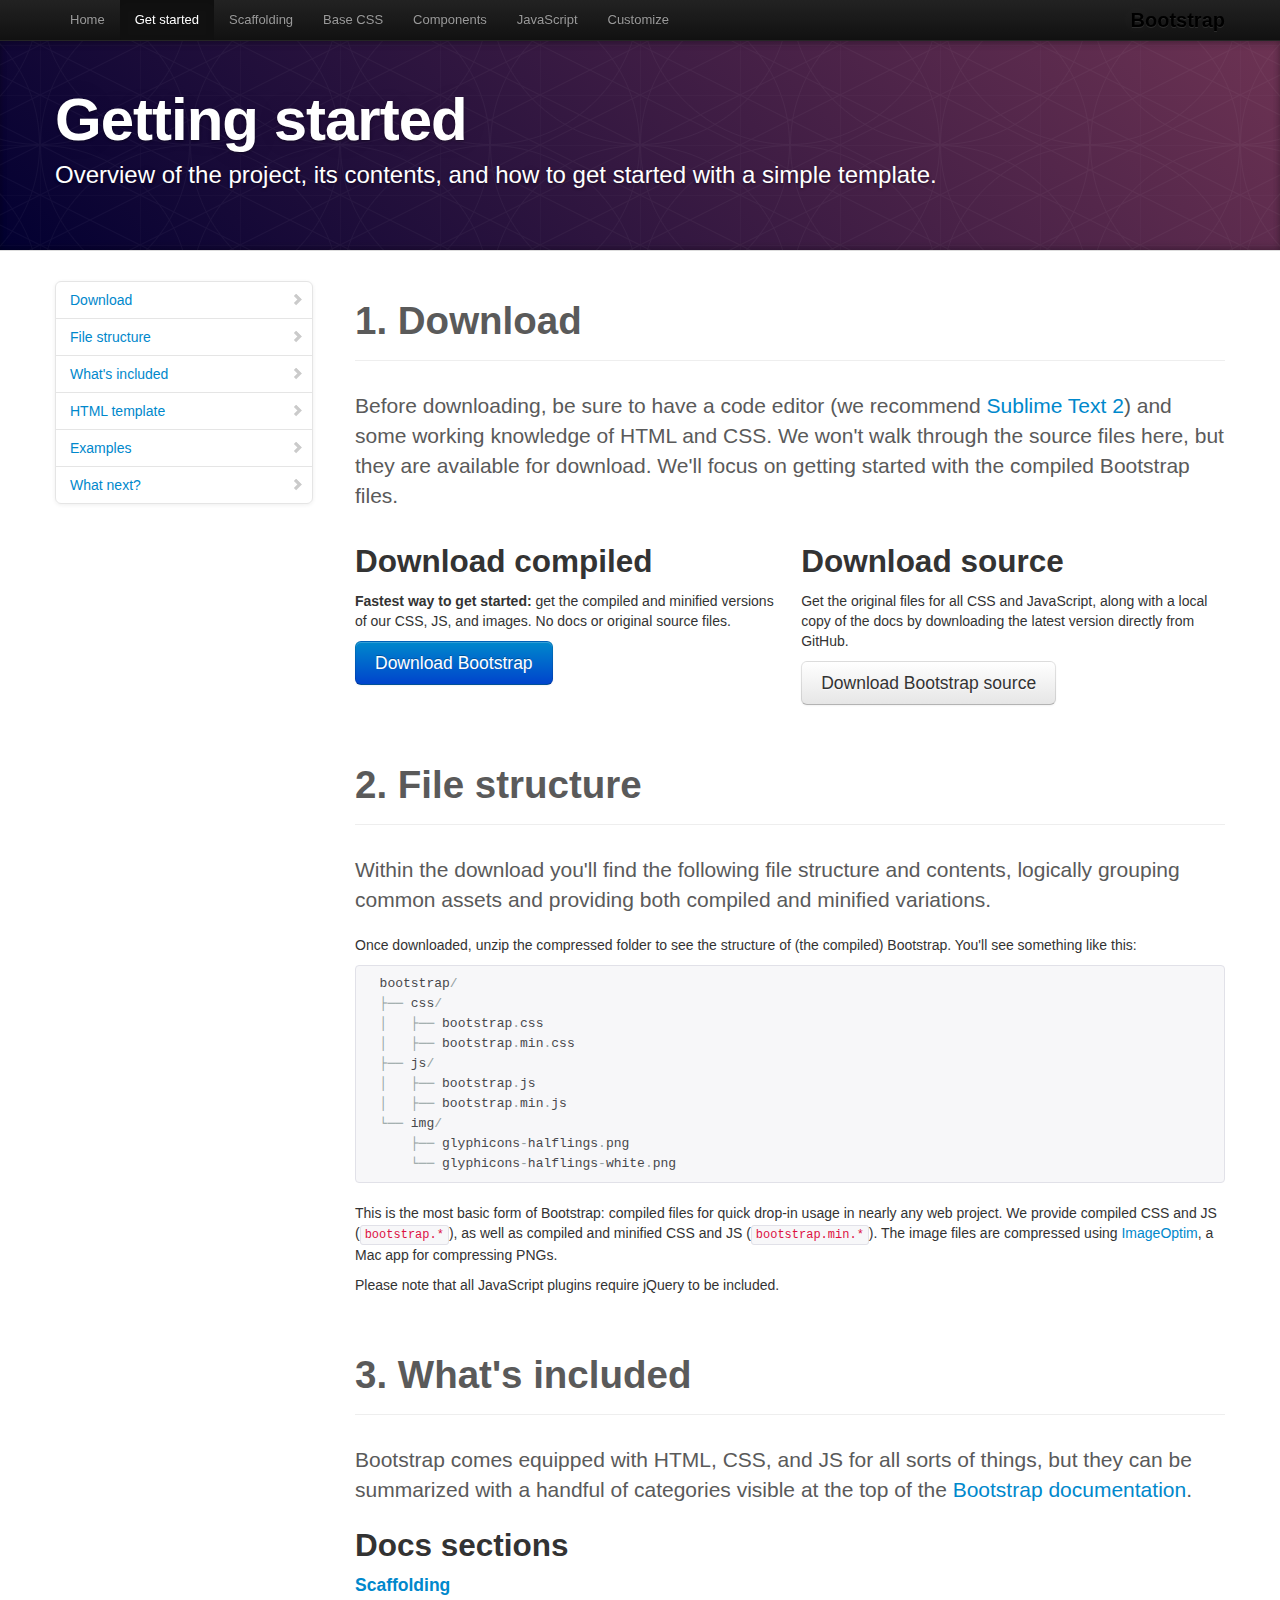
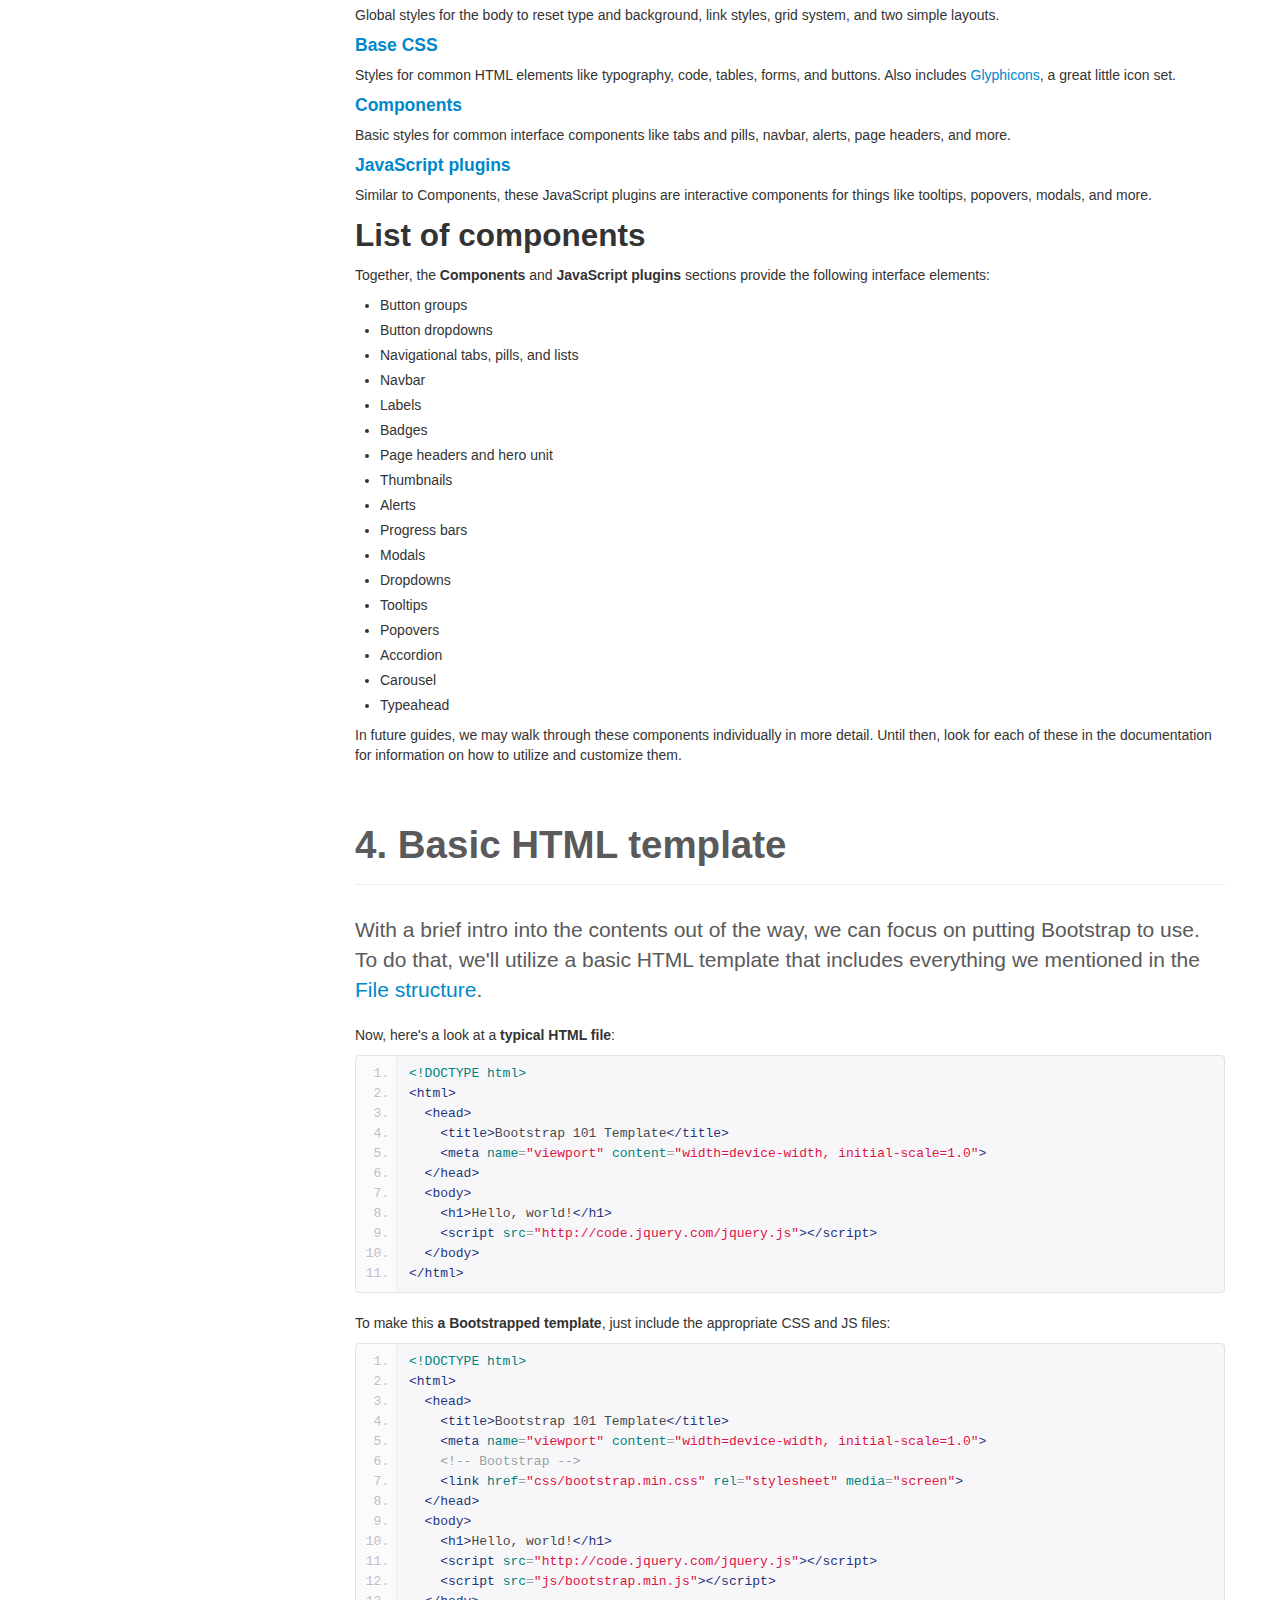
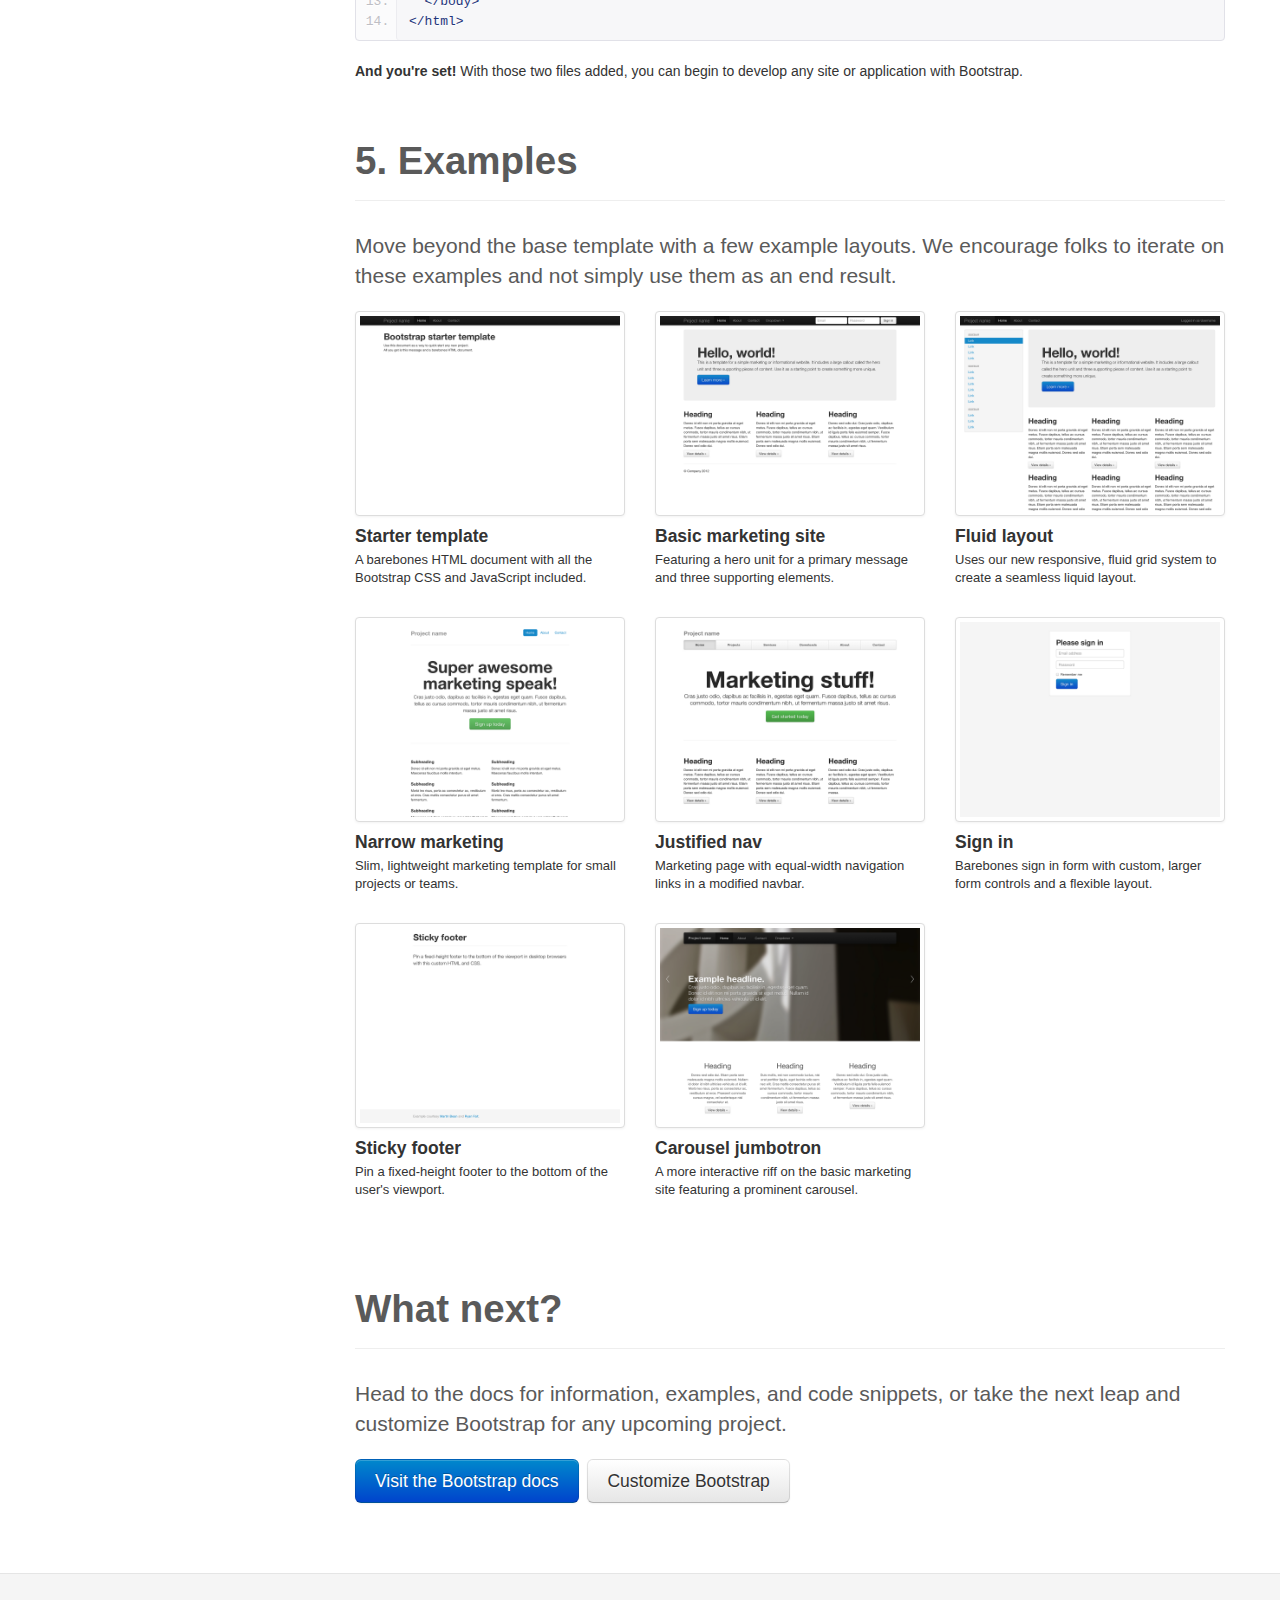
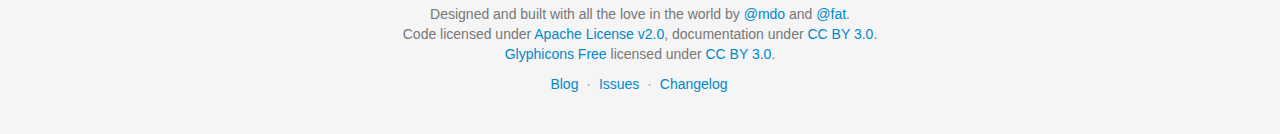
<file: bootstrap/docs/getting-started.html>
<!DOCTYPE html>
<html lang="en">
  <head>
    <meta charset="utf-8">
    <title>Getting · Bootstrap</title>
    <meta name="viewport" content="width=device-width, initial-scale=1.0">
    <meta name="description" content="">
    <meta name="author" content="">

    <!-- Le styles -->
    <link href="assets/css/bootstrap.css" rel="stylesheet">
    <link href="assets/css/bootstrap-responsive.css" rel="stylesheet">
    <link href="assets/css/docs.css" rel="stylesheet">
    <link href="assets/js/google-code-prettify/prettify.css" rel="stylesheet">

    <!-- Le HTML5 shim, for IE6-8 support of HTML5 elements -->
    <!--[if lt IE 9]>
      <script src="assets/js/html5shiv.js"></script>
    <![endif]-->

    <!-- Le fav and touch icons -->
    <link rel="apple-touch-icon-precomposed" sizes="144x144" href="assets/ico/apple-touch-icon-144-precomposed.png">
    <link rel="apple-touch-icon-precomposed" sizes="114x114" href="assets/ico/apple-touch-icon-114-precomposed.png">
      <link rel="apple-touch-icon-precomposed" sizes="72x72" href="assets/ico/apple-touch-icon-72-precomposed.png">
                    <link rel="apple-touch-icon-precomposed" href="assets/ico/apple-touch-icon-57-precomposed.png">
                                   <link rel="shortcut icon" href="assets/ico/favicon.png">

    <script type="text/javascript">
      var _gaq = _gaq || [];
      _gaq.push(['_setAccount', 'UA-146052-10']);
      _gaq.push(['_trackPageview']);
      (function() {
        var ga = document.createElement('script'); ga.type = 'text/javascript'; ga.async = true;
        ga.src = ('https:' == document.location.protocol ? 'https://ssl' : 'http://www') + '.google-analytics.com/ga.js';
        var s = document.getElementsByTagName('script')[0]; s.parentNode.insertBefore(ga, s);
      })();
    </script>
  </head>

  <body data-spy="scroll" data-target=".bs-docs-sidebar">

    <!-- Navbar
    ================================================== -->
    <div class="navbar navbar-inverse navbar-fixed-top">
      <div class="navbar-inner">
        <div class="container">
          <button type="button" class="btn btn-navbar" data-toggle="collapse" data-target=".nav-collapse">
            <span class="icon-bar"></span>
            <span class="icon-bar"></span>
            <span class="icon-bar"></span>
          </button>
          <a class="brand" href="./index.html">Bootstrap</a>
          <div class="nav-collapse collapse">
            <ul class="nav">
              <li class="">
                <a href="./index.html">Home</a>
              </li>
              <li class="active">
                <a href="./getting-started.html">Get started</a>
              </li>
              <li class="">
                <a href="./scaffolding.html">Scaffolding</a>
              </li>
              <li class="">
                <a href="./base-css.html">Base CSS</a>
              </li>
              <li class="">
                <a href="./components.html">Components</a>
              </li>
              <li class="">
                <a href="./javascript.html">JavaScript</a>
              </li>
              <li class="">
                <a href="./customize.html">Customize</a>
              </li>
            </ul>
          </div>
        </div>
      </div>
    </div>

<!-- Subhead
================================================== -->
<header class="jumbotron subhead" id="overview">
  <div class="container">
    <h1>Getting started</h1>
    <p class="lead">Overview of the project, its contents, and how to get started with a simple template.</p>
  </div>
</header>


  <div class="container">

    <!-- Docs nav
    ================================================== -->
    <div class="row">
      <div class="span3 bs-docs-sidebar">
        <ul class="nav nav-list bs-docs-sidenav">
          <li><a href="#download-bootstrap"><i class="icon-chevron-right"></i> Download</a></li>
          <li><a href="#file-structure"><i class="icon-chevron-right"></i> File structure</a></li>
          <li><a href="#contents"><i class="icon-chevron-right"></i> What's included</a></li>
          <li><a href="#html-template"><i class="icon-chevron-right"></i> HTML template</a></li>
          <li><a href="#examples"><i class="icon-chevron-right"></i> Examples</a></li>
          <li><a href="#what-next"><i class="icon-chevron-right"></i> What next?</a></li>
        </ul>
      </div>
      <div class="span9">



        <!-- Download
        ================================================== -->
        <section id="download-bootstrap">
          <div class="page-header">
            <h1>1. Download</h1>
          </div>
          <p class="lead">Before downloading, be sure to have a code editor (we recommend <a href="http://sublimetext.com/2">Sublime Text 2</a>) and some working knowledge of HTML and CSS. We won't walk through the source files here, but they are available for download. We'll focus on getting started with the compiled Bootstrap files.</p>

          <div class="row-fluid">
            <div class="span6">
              <h2>Download compiled</h2>
              <p><strong>Fastest way to get started:</strong> get the compiled and minified versions of our CSS, JS, and images. No docs or original source files.</p>
              <p><a class="btn btn-large btn-primary" href="assets/bootstrap.zip" onclick="_gaq.push(['_trackEvent', 'Getting started', 'Download', 'Download compiled']);">Download Bootstrap</a></p>
            </div>
            <div class="span6">
              <h2>Download source</h2>
              <p>Get the original files for all CSS and JavaScript, along with a local copy of the docs by downloading the latest version directly from GitHub.</p>
              <p><a class="btn btn-large" href="https://github.com/twitter/bootstrap/zipball/master" onclick="_gaq.push(['_trackEvent', 'Getting started', 'Download', 'Download source']);">Download Bootstrap source</a></p>
            </div>
          </div>
        </section>



        <!-- File structure
        ================================================== -->
        <section id="file-structure">
          <div class="page-header">
            <h1>2. File structure</h1>
          </div>
          <p class="lead">Within the download you'll find the following file structure and contents, logically grouping common assets and providing both compiled and minified variations.</p>
          <p>Once downloaded, unzip the compressed folder to see the structure of (the compiled) Bootstrap. You'll see something like this:</p>
<pre class="prettyprint">
  bootstrap/
  ├── css/
  │   ├── bootstrap.css
  │   ├── bootstrap.min.css
  ├── js/
  │   ├── bootstrap.js
  │   ├── bootstrap.min.js
  └── img/
      ├── glyphicons-halflings.png
      └── glyphicons-halflings-white.png
</pre>
          <p>This is the most basic form of Bootstrap: compiled files for quick drop-in usage in nearly any web project. We provide compiled CSS and JS (<code>bootstrap.*</code>), as well as compiled and minified CSS and JS (<code>bootstrap.min.*</code>). The image files are compressed using <a href="http://imageoptim.com/">ImageOptim</a>, a Mac app for compressing PNGs.</p>
          <p>Please note that all JavaScript plugins require jQuery to be included.</p>
        </section>



        <!-- Contents
        ================================================== -->
        <section id="contents">
          <div class="page-header">
            <h1>3. What's included</h1>
          </div>
          <p class="lead">Bootstrap comes equipped with HTML, CSS, and JS for all sorts of things, but they can be summarized with a handful of categories visible at the top of the <a href="http://getbootstrap.com">Bootstrap documentation</a>.</p>

          <h2>Docs sections</h2>
          <h4><a href="http://twitter.github.com/bootstrap/scaffolding.html">Scaffolding</a></h4>
          <p>Global styles for the body to reset type and background, link styles, grid system, and two simple layouts.</p>
          <h4><a href="http://twitter.github.com/bootstrap/base-css.html">Base CSS</a></h4>
          <p>Styles for common HTML elements like typography, code, tables, forms, and buttons. Also includes <a href="http://glyphicons.com">Glyphicons</a>, a great little icon set.</p>
          <h4><a href="http://twitter.github.com/bootstrap/components.html">Components</a></h4>
          <p>Basic styles for common interface components like tabs and pills, navbar, alerts, page headers, and more.</p>
          <h4><a href="http://twitter.github.com/bootstrap/javascript.html">JavaScript plugins</a></h4>
          <p>Similar to Components, these JavaScript plugins are interactive components for things like tooltips, popovers, modals, and more.</p>

          <h2>List of components</h2>
          <p>Together, the <strong>Components</strong> and <strong>JavaScript plugins</strong> sections provide the following interface elements:</p>
          <ul>
            <li>Button groups</li>
            <li>Button dropdowns</li>
            <li>Navigational tabs, pills, and lists</li>
            <li>Navbar</li>
            <li>Labels</li>
            <li>Badges</li>
            <li>Page headers and hero unit</li>
            <li>Thumbnails</li>
            <li>Alerts</li>
            <li>Progress bars</li>
            <li>Modals</li>
            <li>Dropdowns</li>
            <li>Tooltips</li>
            <li>Popovers</li>
            <li>Accordion</li>
            <li>Carousel</li>
            <li>Typeahead</li>
          </ul>
          <p>In future guides, we may walk through these components individually in more detail. Until then, look for each of these in the documentation for information on how to utilize and customize them.</p>
        </section>



        <!-- HTML template
        ================================================== -->
        <section id="html-template">
          <div class="page-header">
            <h1>4. Basic HTML template</h1>
          </div>
          <p class="lead">With a brief intro into the contents out of the way, we can focus on putting Bootstrap to use. To do that, we'll utilize a basic HTML template that includes everything we mentioned in the <a href="./getting-started.html#file-structure">File structure</a>.</p>
          <p>Now, here's a look at a <strong>typical HTML file</strong>:</p>
<pre class="prettyprint linenums">
&lt;!DOCTYPE html&gt;
&lt;html&gt;
  &lt;head&gt;
    &lt;title&gt;Bootstrap 101 Template&lt;/title&gt;
    &lt;meta name="viewport" content="width=device-width, initial-scale=1.0"&gt;
  &lt;/head&gt;
  &lt;body&gt;
    &lt;h1&gt;Hello, world!&lt;/h1&gt;
    &lt;script src="http://code.jquery.com/jquery.js"&gt;&lt;/script&gt;
  &lt;/body&gt;
&lt;/html&gt;
</pre>
          <p>To make this <strong>a Bootstrapped template</strong>, just include the appropriate CSS and JS files:</p>
<pre class="prettyprint linenums">
&lt;!DOCTYPE html&gt;
&lt;html&gt;
  &lt;head&gt;
    &lt;title&gt;Bootstrap 101 Template&lt;/title&gt;
    &lt;meta name="viewport" content="width=device-width, initial-scale=1.0"&gt;
    &lt;!-- Bootstrap --&gt;
    &lt;link href="css/bootstrap.min.css" rel="stylesheet" media="screen"&gt;
  &lt;/head&gt;
  &lt;body&gt;
    &lt;h1&gt;Hello, world!&lt;/h1&gt;
    &lt;script src="http://code.jquery.com/jquery.js"&gt;&lt;/script&gt;
    &lt;script src="js/bootstrap.min.js"&gt;&lt;/script&gt;
  &lt;/body&gt;
&lt;/html&gt;
</pre>
          <p><strong>And you're set!</strong> With those two files added, you can begin to develop any site or application with Bootstrap.</p>
        </section>



        <!-- Examples
        ================================================== -->
        <section id="examples">
          <div class="page-header">
            <h1>5. Examples</h1>
          </div>
          <p class="lead">Move beyond the base template with a few example layouts. We encourage folks to iterate on these examples and not simply use them as an end result.</p>
          <ul class="thumbnails bootstrap-examples">
            <li class="span3">
              <a class="thumbnail" href="examples/starter-template.html">
                <img src="assets/img/examples/bootstrap-example-starter.png" alt="">
              </a>
              <h4>Starter template</h4>
              <p>A barebones HTML document with all the Bootstrap CSS and JavaScript included.</p>
            </li>
            <li class="span3">
              <a class="thumbnail" href="examples/hero.html">
                <img src="assets/img/examples/bootstrap-example-marketing.png" alt="">
              </a>
              <h4>Basic marketing site</h4>
              <p>Featuring a hero unit for a primary message and three supporting elements.</p>
            </li>
            <li class="span3">
              <a class="thumbnail" href="examples/fluid.html">
                <img src="assets/img/examples/bootstrap-example-fluid.png" alt="">
              </a>
              <h4>Fluid layout</h4>
              <p>Uses our new responsive, fluid grid system to create a seamless liquid layout.</p>
            </li>

            <li class="span3">
              <a class="thumbnail" href="examples/marketing-narrow.html">
                <img src="assets/img/examples/bootstrap-example-marketing-narrow.png" alt="">
              </a>
              <h4>Narrow marketing</h4>
              <p>Slim, lightweight marketing template for small projects or teams.</p>
            </li>
            <li class="span3">
              <a class="thumbnail" href="examples/justified-nav.html">
                <img src="assets/img/examples/bootstrap-example-justified-nav.png" alt="">
              </a>
              <h4>Justified nav</h4>
              <p>Marketing page with equal-width navigation links in a modified navbar.</p>
            </li>
            <li class="span3">
              <a class="thumbnail" href="examples/signin.html">
                <img src="assets/img/examples/bootstrap-example-signin.png" alt="">
              </a>
              <h4>Sign in</h4>
              <p>Barebones sign in form with custom, larger form controls and a flexible layout.</p>
            </li>

            <li class="span3">
              <a class="thumbnail" href="examples/sticky-footer.html">
                <img src="assets/img/examples/bootstrap-example-sticky-footer.png" alt="">
              </a>
              <h4>Sticky footer</h4>
              <p>Pin a fixed-height footer to the bottom of the user's viewport.</p>
            </li>
            <li class="span3">
              <a class="thumbnail" href="examples/carousel.html">
                <img src="assets/img/examples/bootstrap-example-carousel.png" alt="">
              </a>
              <h4>Carousel jumbotron</h4>
              <p>A more interactive riff on the basic marketing site featuring a prominent carousel.</p>
            </li>
          </ul>
        </section>




        <!-- Next
        ================================================== -->
        <section id="what-next">
          <div class="page-header">
            <h1>What next?</h1>
          </div>
          <p class="lead">Head to the docs for information, examples, and code snippets, or take the next leap and customize Bootstrap for any upcoming project.</p>
          <a class="btn btn-large btn-primary" href="./scaffolding.html" onclick="_gaq.push(['_trackEvent', 'Getting started', 'Next steps', 'Visit docs']);">Visit the Bootstrap docs</a>
          <a class="btn btn-large" href="./customize.html" style="margin-left: 5px;" onclick="_gaq.push(['_trackEvent', 'Getting started', 'Next steps', 'Customize']);">Customize Bootstrap</a>
        </section>




      </div>
    </div>

  </div>



    <!-- Footer
    ================================================== -->
    <footer class="footer">
      <div class="container">
        <p>Designed and built with all the love in the world by <a href="http://twitter.com/mdo" target="_blank">@mdo</a> and <a href="http://twitter.com/fat" target="_blank">@fat</a>.</p>
        <p>Code licensed under <a href="http://www.apache.org/licenses/LICENSE-2.0" target="_blank">Apache License v2.0</a>, documentation under <a href="http://creativecommons.org/licenses/by/3.0/">CC BY 3.0</a>.</p>
        <p><a href="http://glyphicons.com">Glyphicons Free</a> licensed under <a href="http://creativecommons.org/licenses/by/3.0/">CC BY 3.0</a>.</p>
        <ul class="footer-links">
          <li><a href="http://blog.getbootstrap.com">Blog</a></li>
          <li class="muted">&middot;</li>
          <li><a href="https://github.com/twitter/bootstrap/issues?state=open">Issues</a></li>
          <li class="muted">&middot;</li>
          <li><a href="https://github.com/twitter/bootstrap/blob/master/CHANGELOG.md">Changelog</a></li>
        </ul>
      </div>
    </footer>



    <!-- Le javascript
    ================================================== -->
    <!-- Placed at the end of the document so the pages load faster -->
    <script type="text/javascript" src="http://platform.twitter.com/widgets.js"></script>
    <script src="assets/js/jquery.js"></script>
    <script src="assets/js/bootstrap-transition.js"></script>
    <script src="assets/js/bootstrap-alert.js"></script>
    <script src="assets/js/bootstrap-modal.js"></script>
    <script src="assets/js/bootstrap-dropdown.js"></script>
    <script src="assets/js/bootstrap-scrollspy.js"></script>
    <script src="assets/js/bootstrap-tab.js"></script>
    <script src="assets/js/bootstrap-tooltip.js"></script>
    <script src="assets/js/bootstrap-popover.js"></script>
    <script src="assets/js/bootstrap-button.js"></script>
    <script src="assets/js/bootstrap-collapse.js"></script>
    <script src="assets/js/bootstrap-carousel.js"></script>
    <script src="assets/js/bootstrap-typeahead.js"></script>
    <script src="assets/js/bootstrap-affix.js"></script>

    <script src="assets/js/holder/holder.js"></script>
    <script src="assets/js/google-code-prettify/prettify.js"></script>

    <script src="assets/js/application.js"></script>


    <!-- Analytics
    ================================================== -->
    <script>
      var _gauges = _gauges || [];
      (function() {
        var t   = document.createElement('script');
        t.type  = 'text/javascript';
        t.async = true;
        t.id    = 'gauges-tracker';
        t.setAttribute('data-site-id', '4f0dc9fef5a1f55508000013');
        t.src = '//secure.gaug.es/track.js';
        var s = document.getElementsByTagName('script')[0];
        s.parentNode.insertBefore(t, s);
      })();
    </script>

  </body>
</html>
</file>
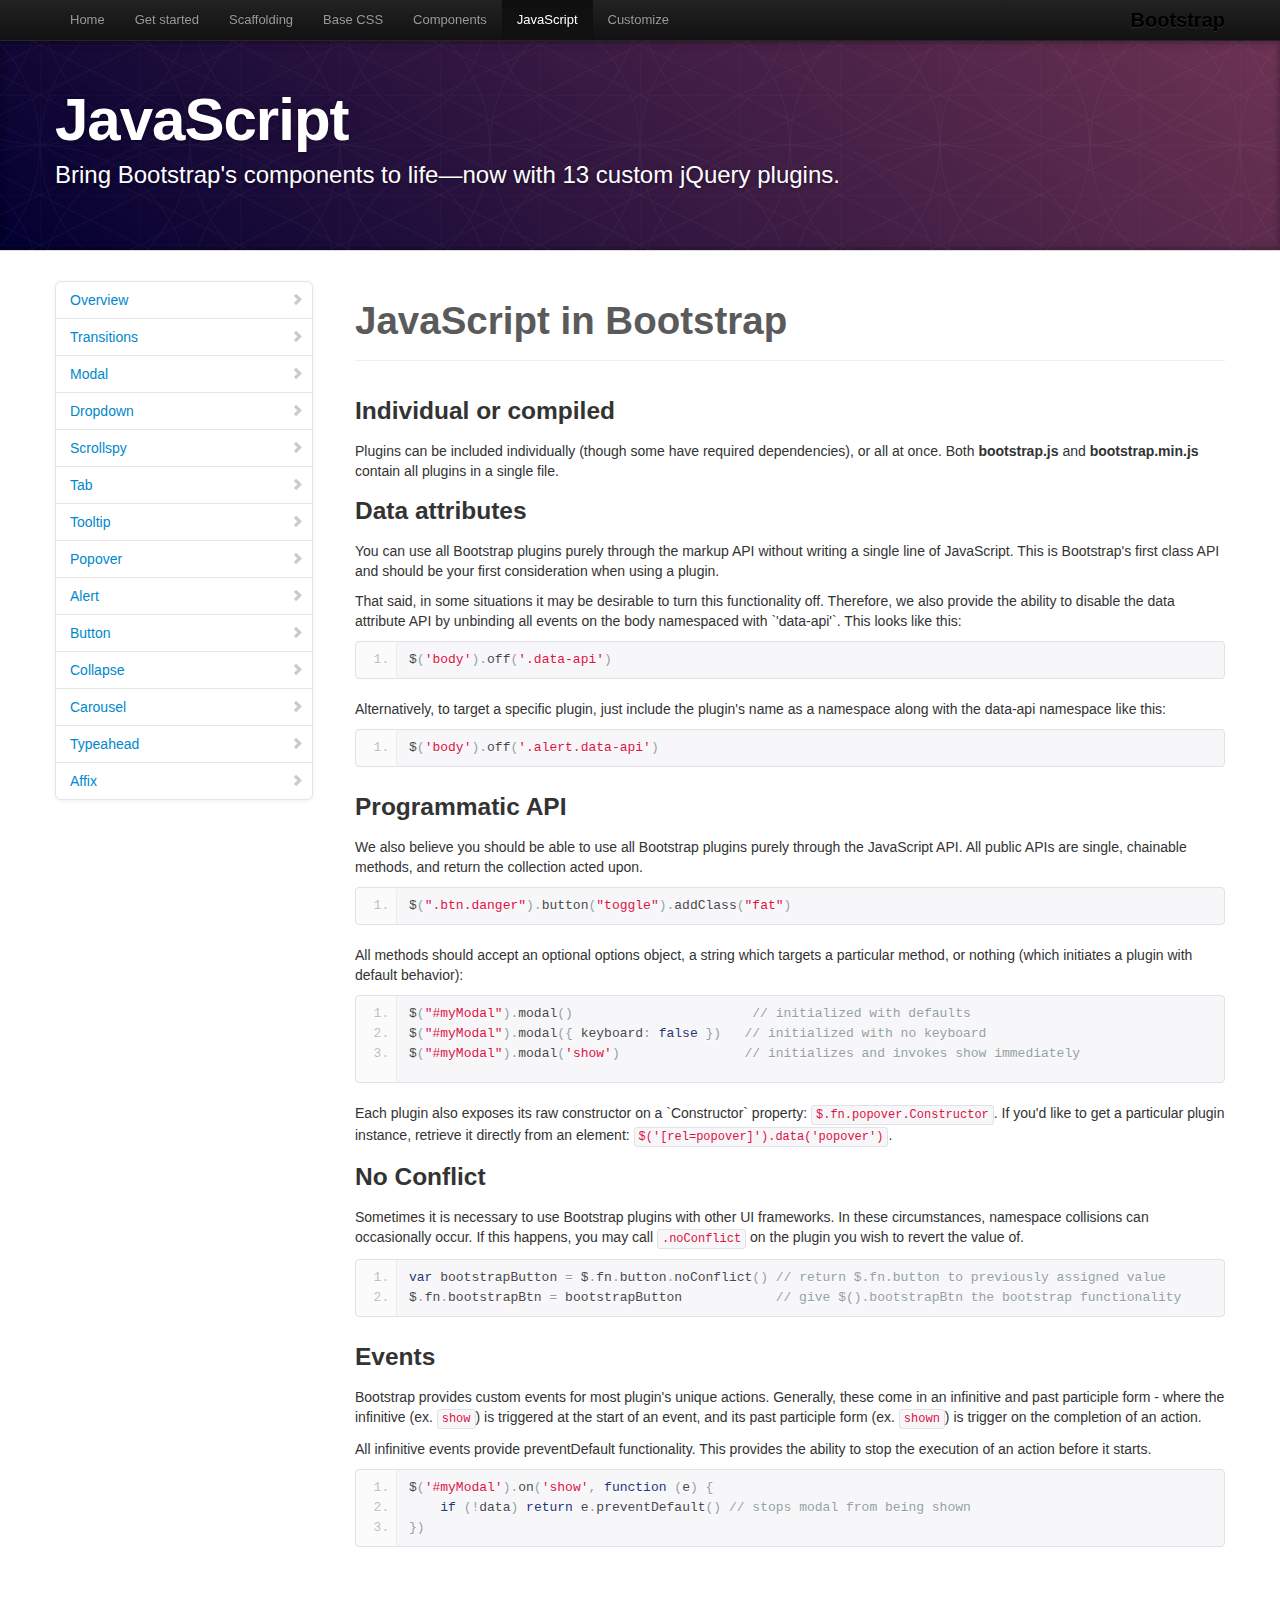
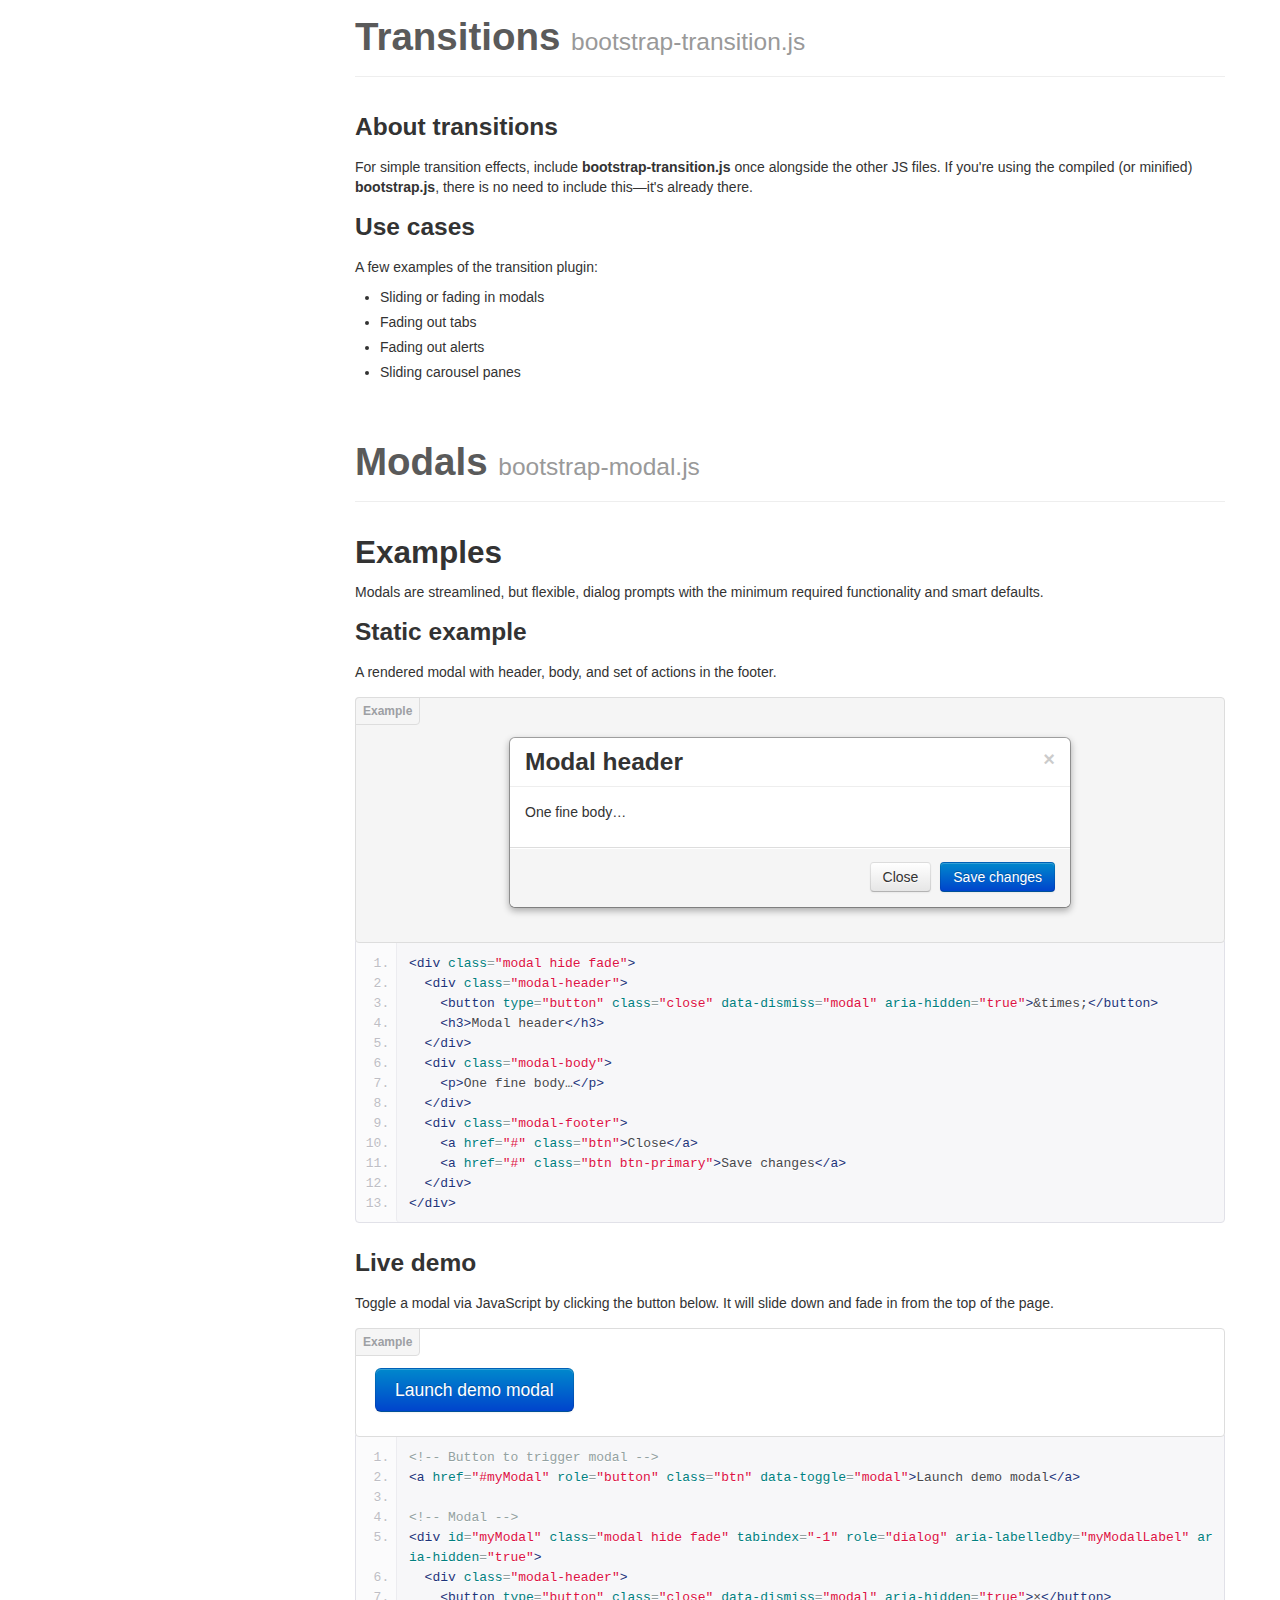
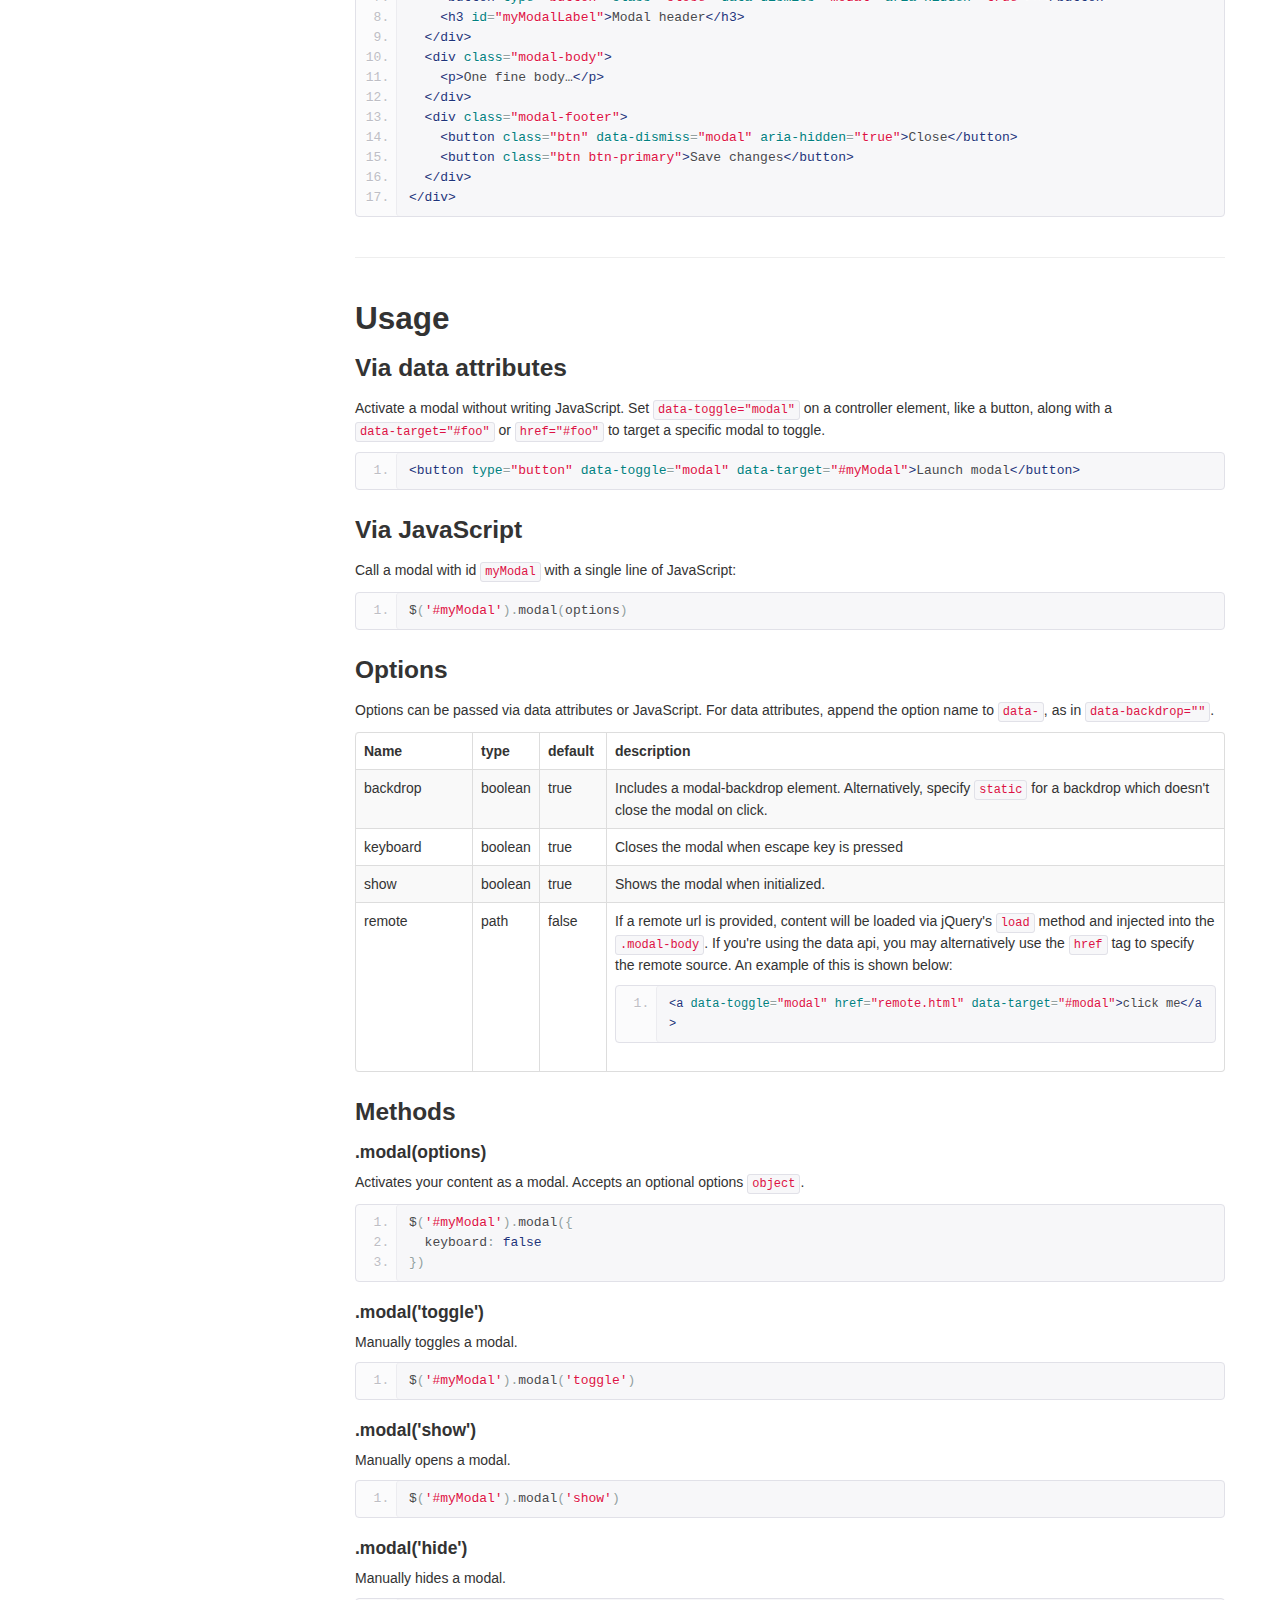
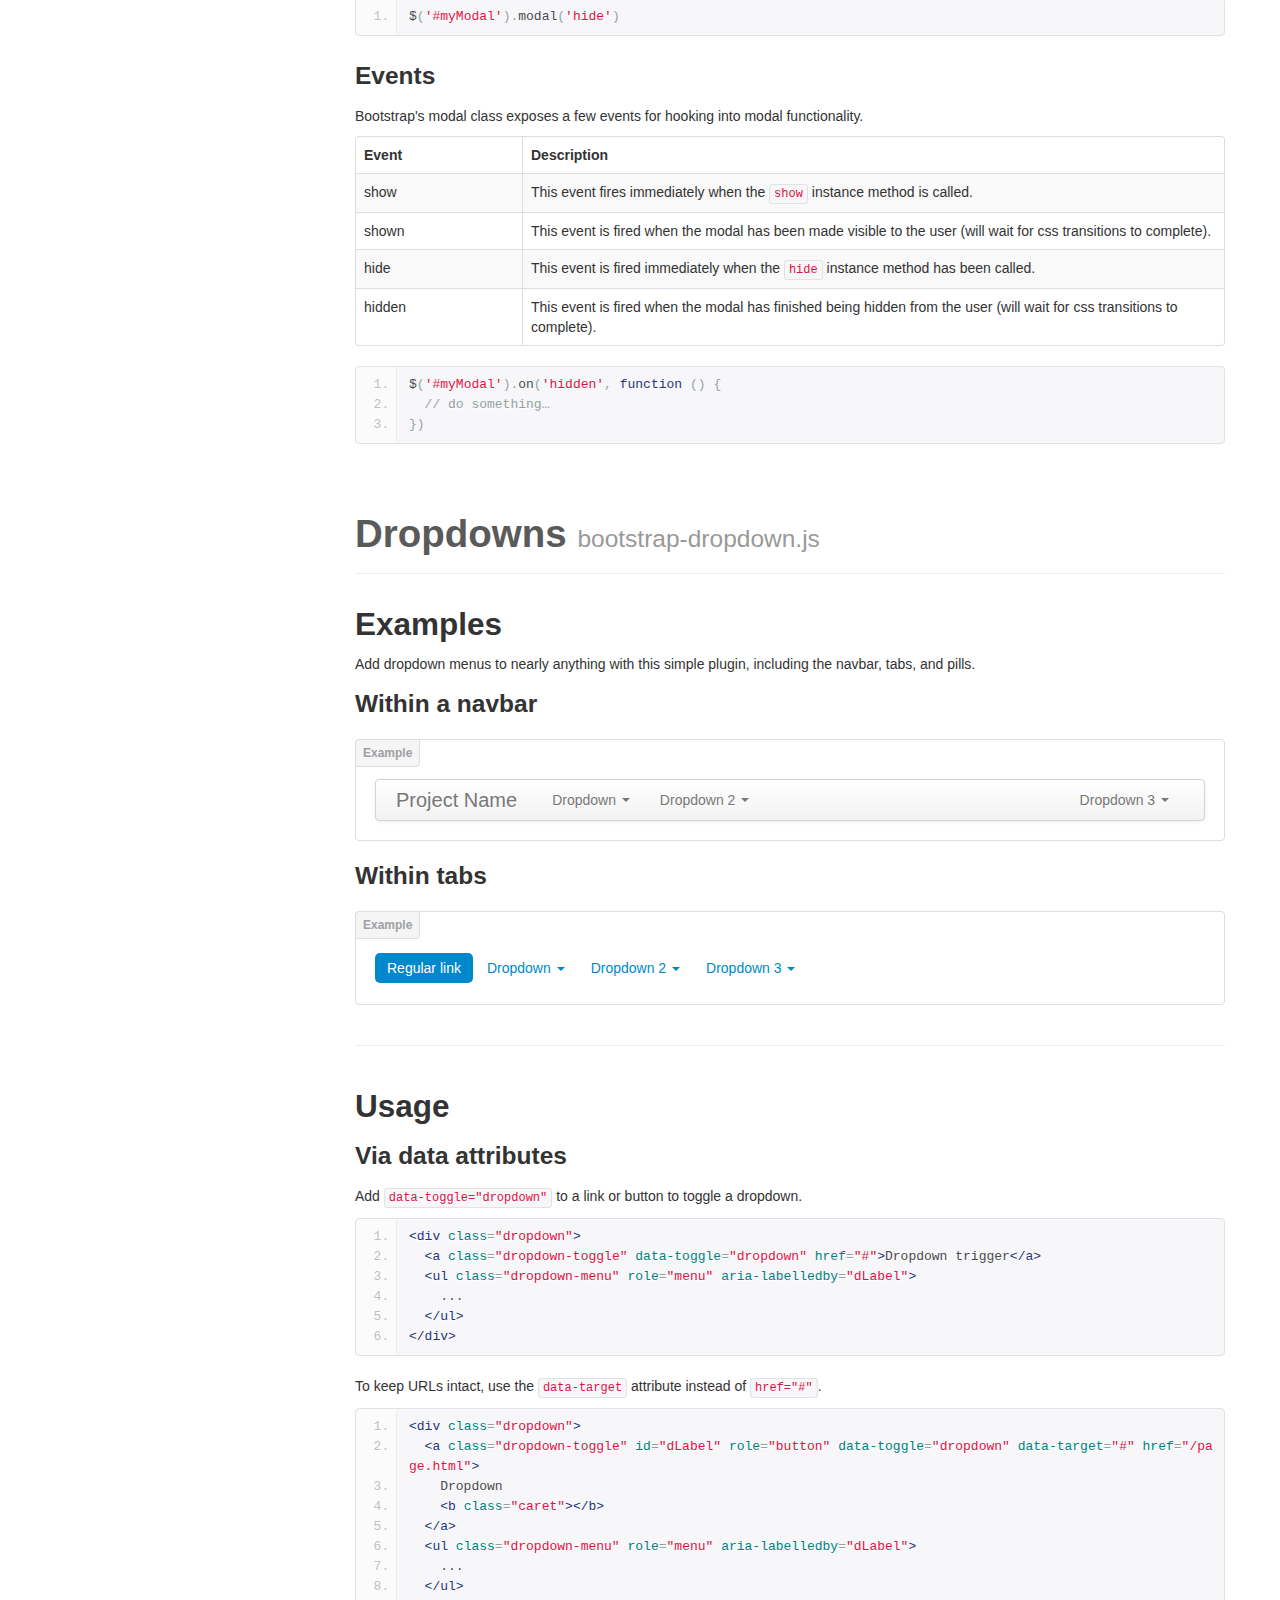
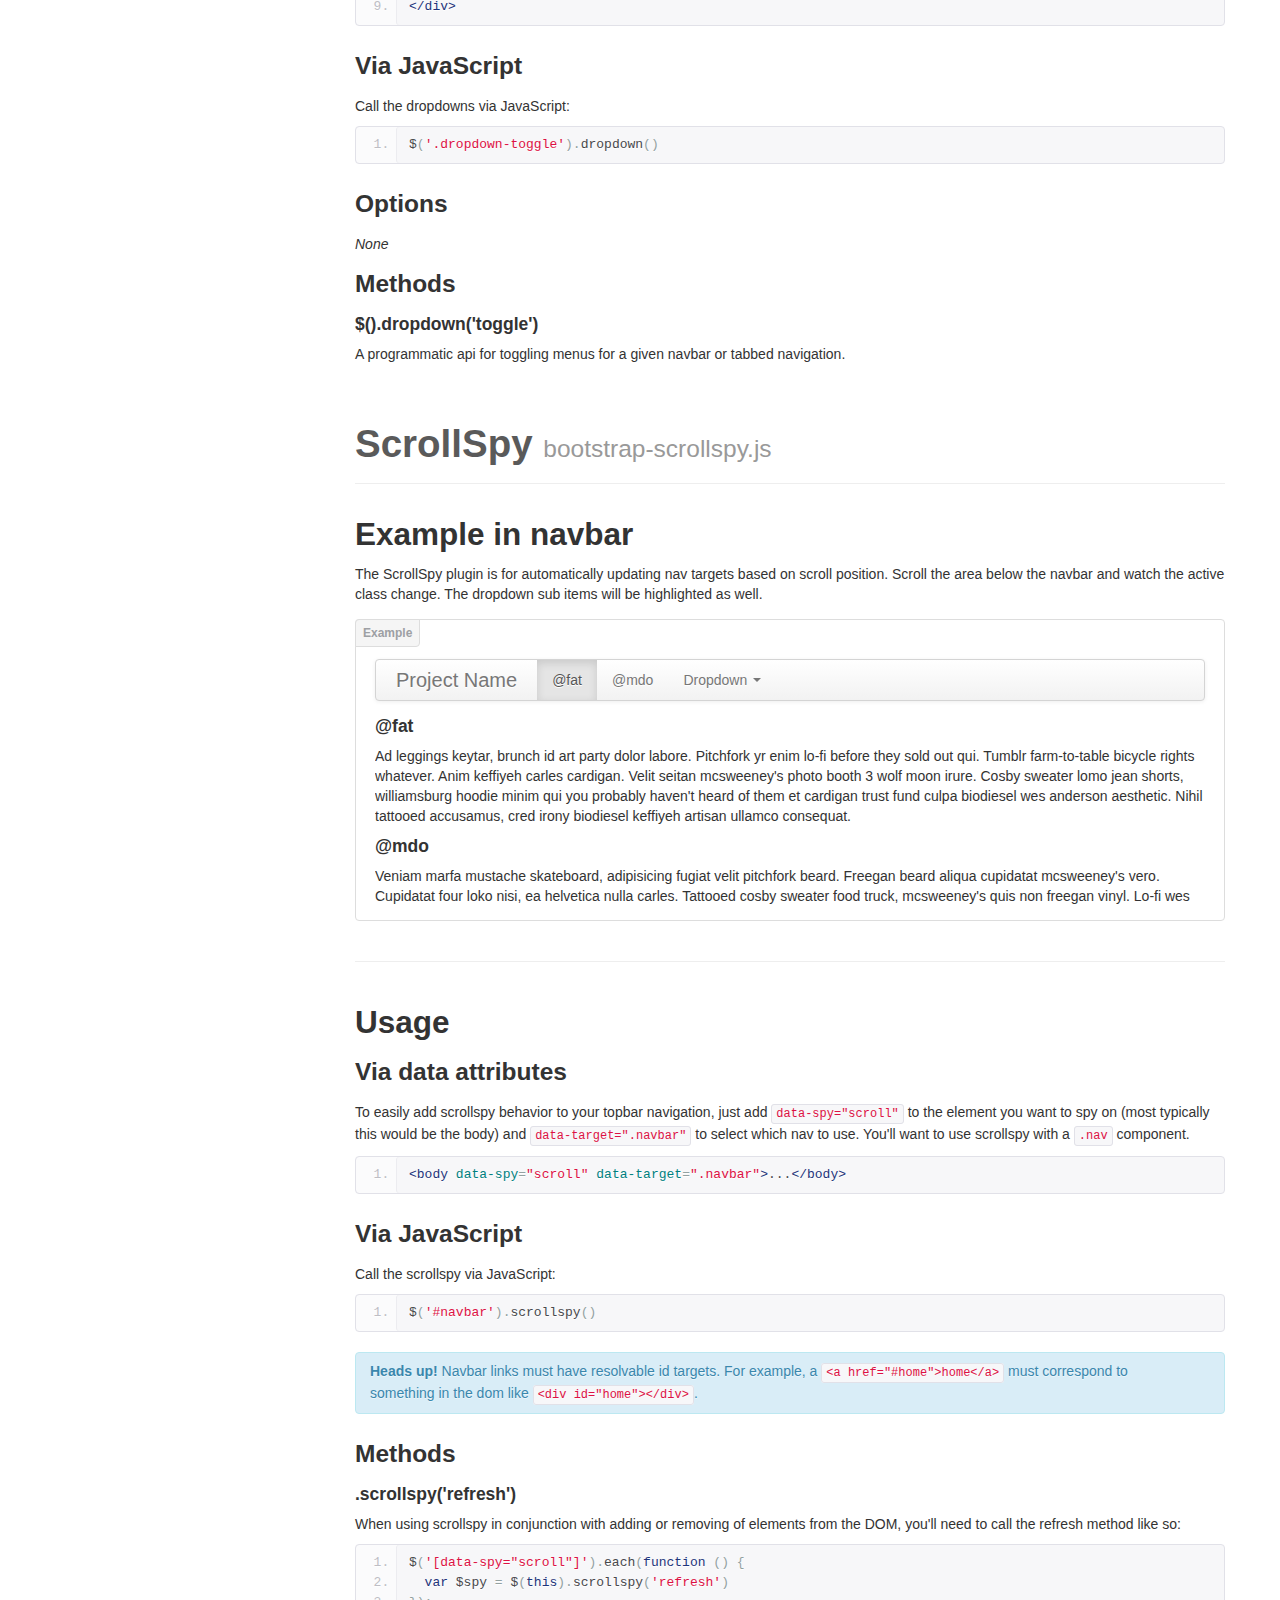
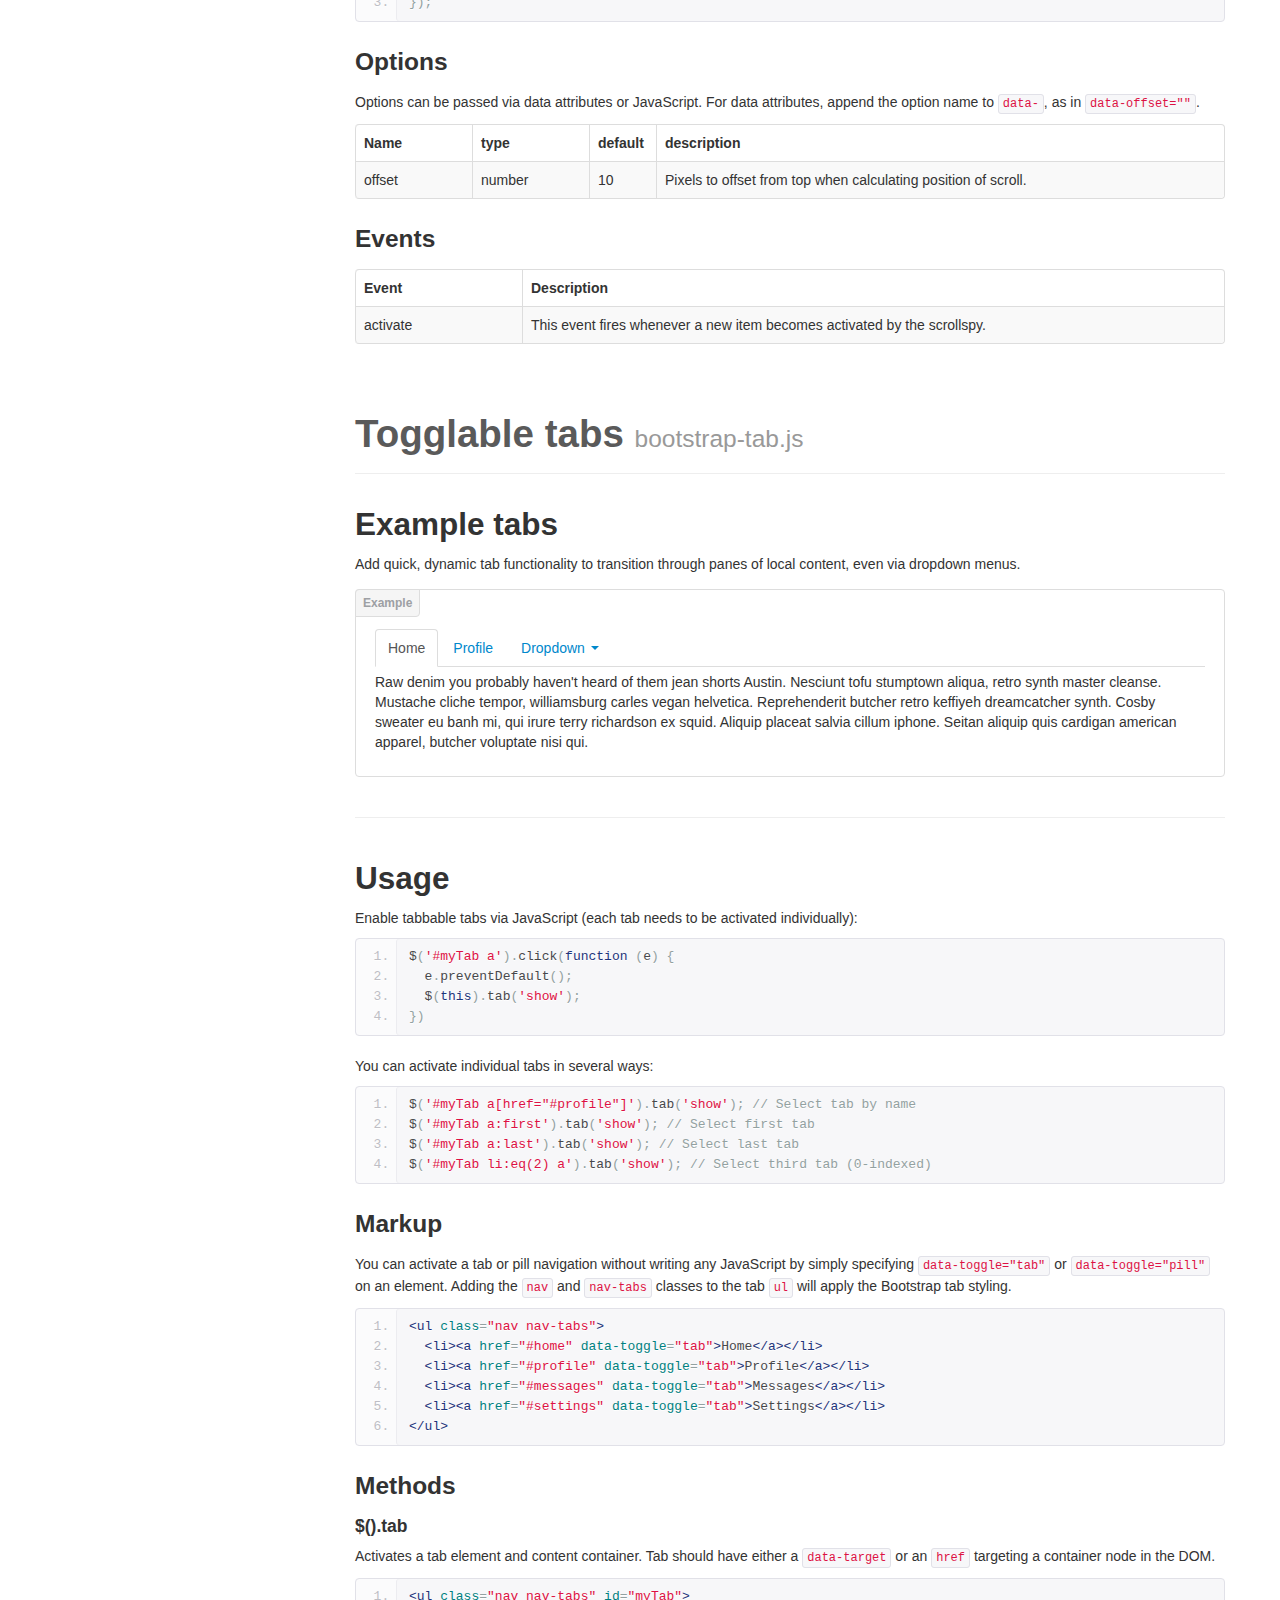
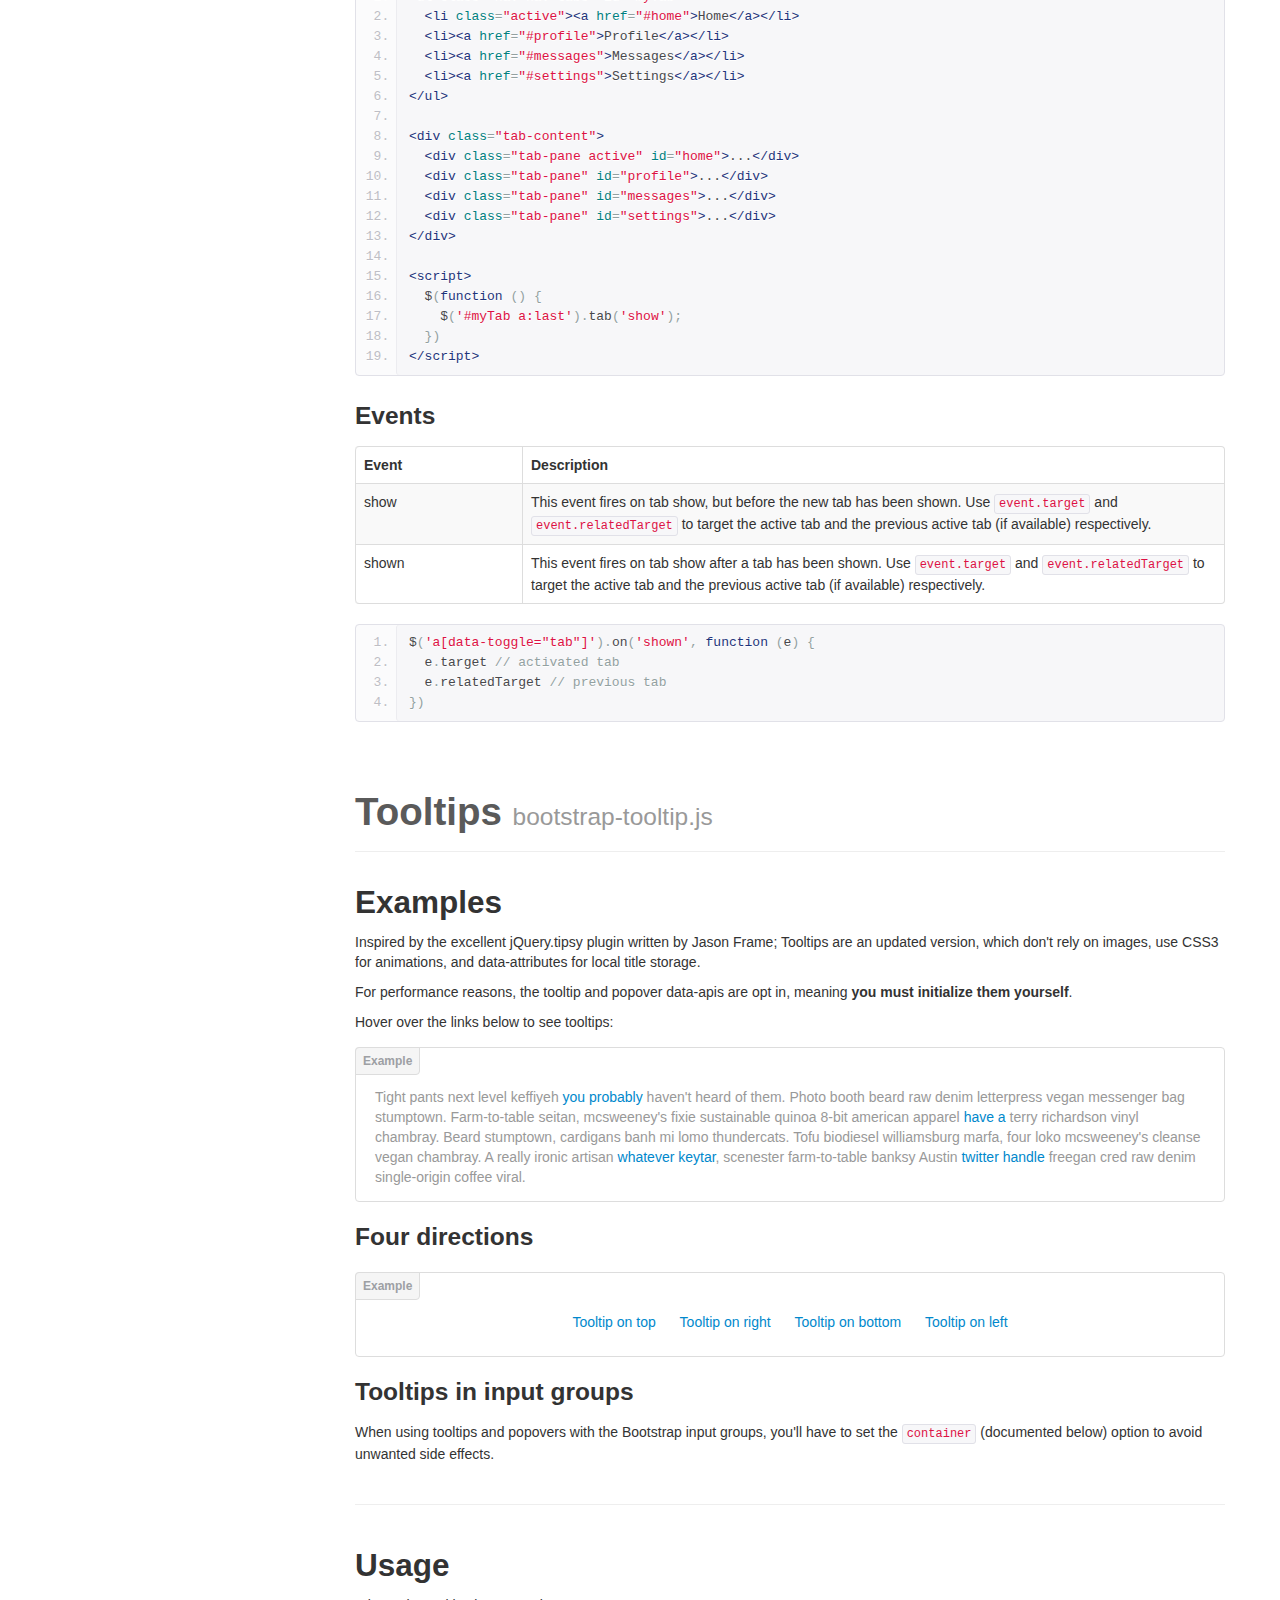
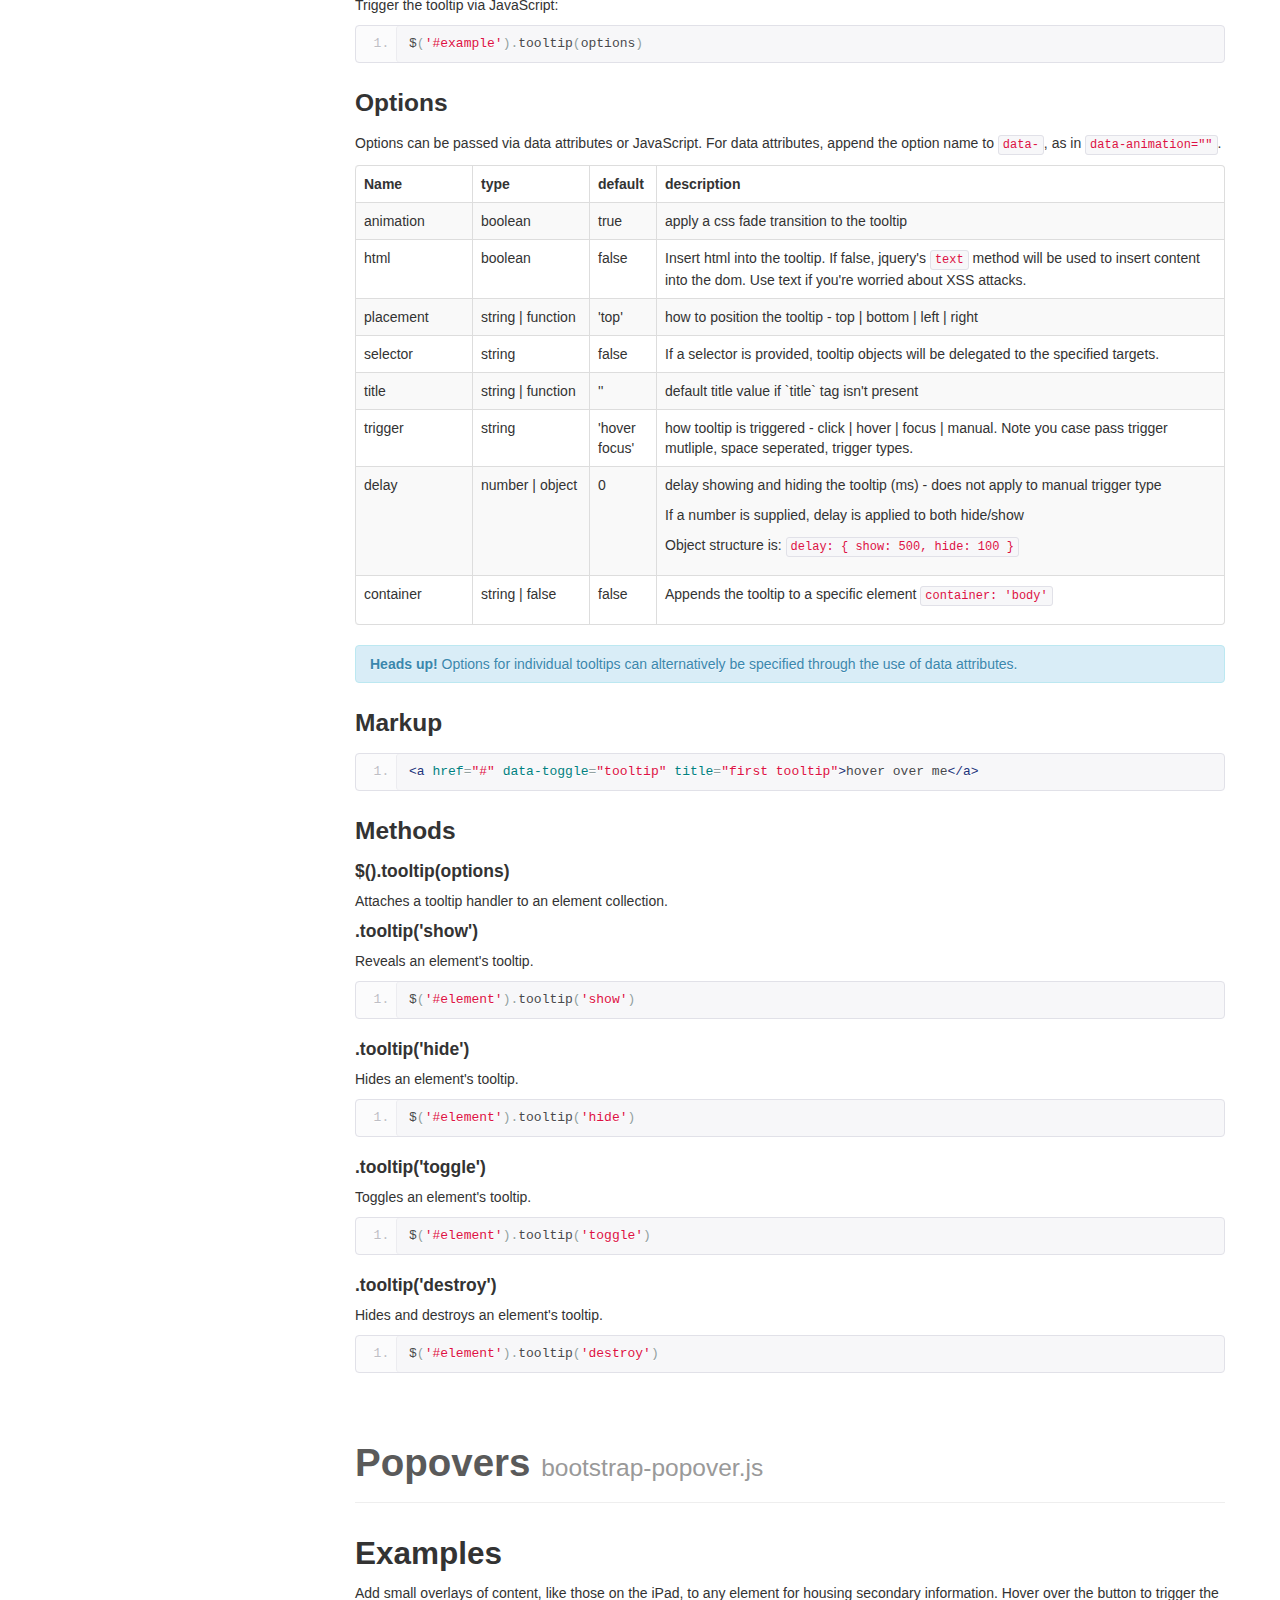
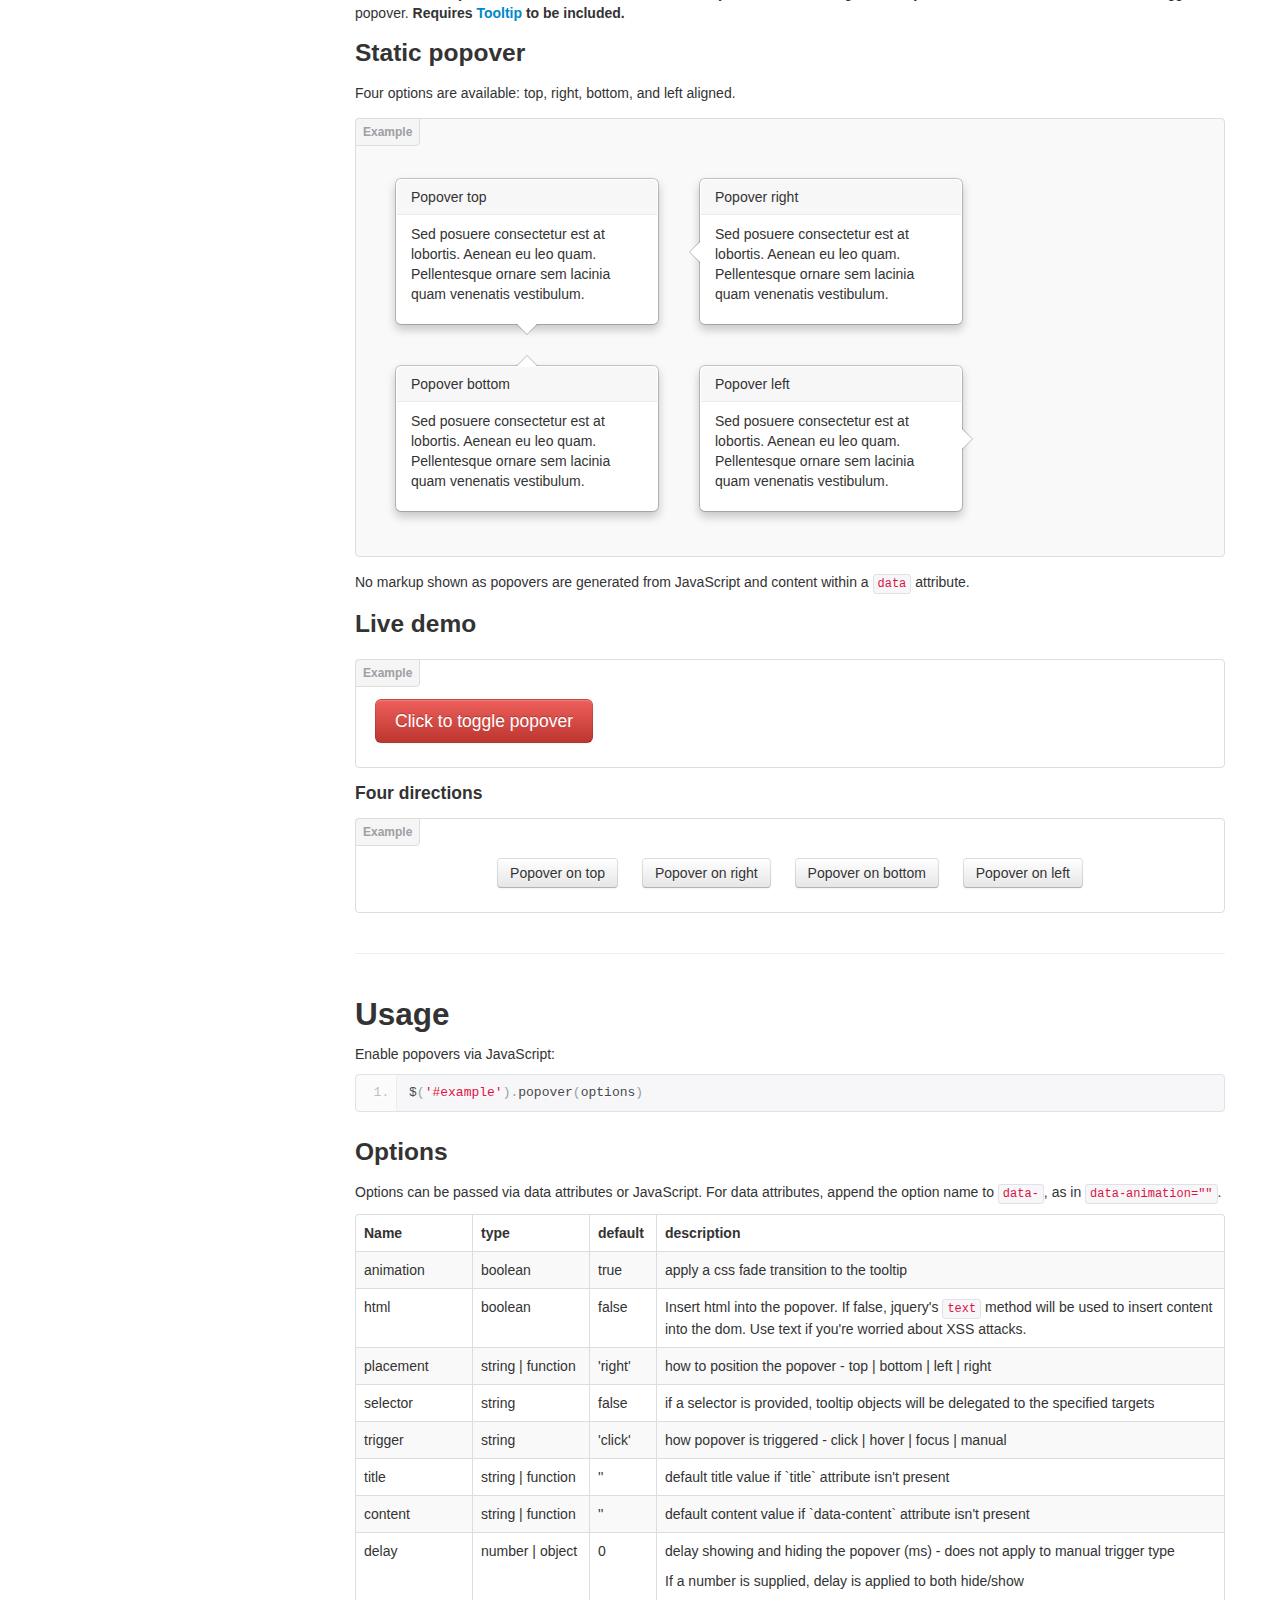
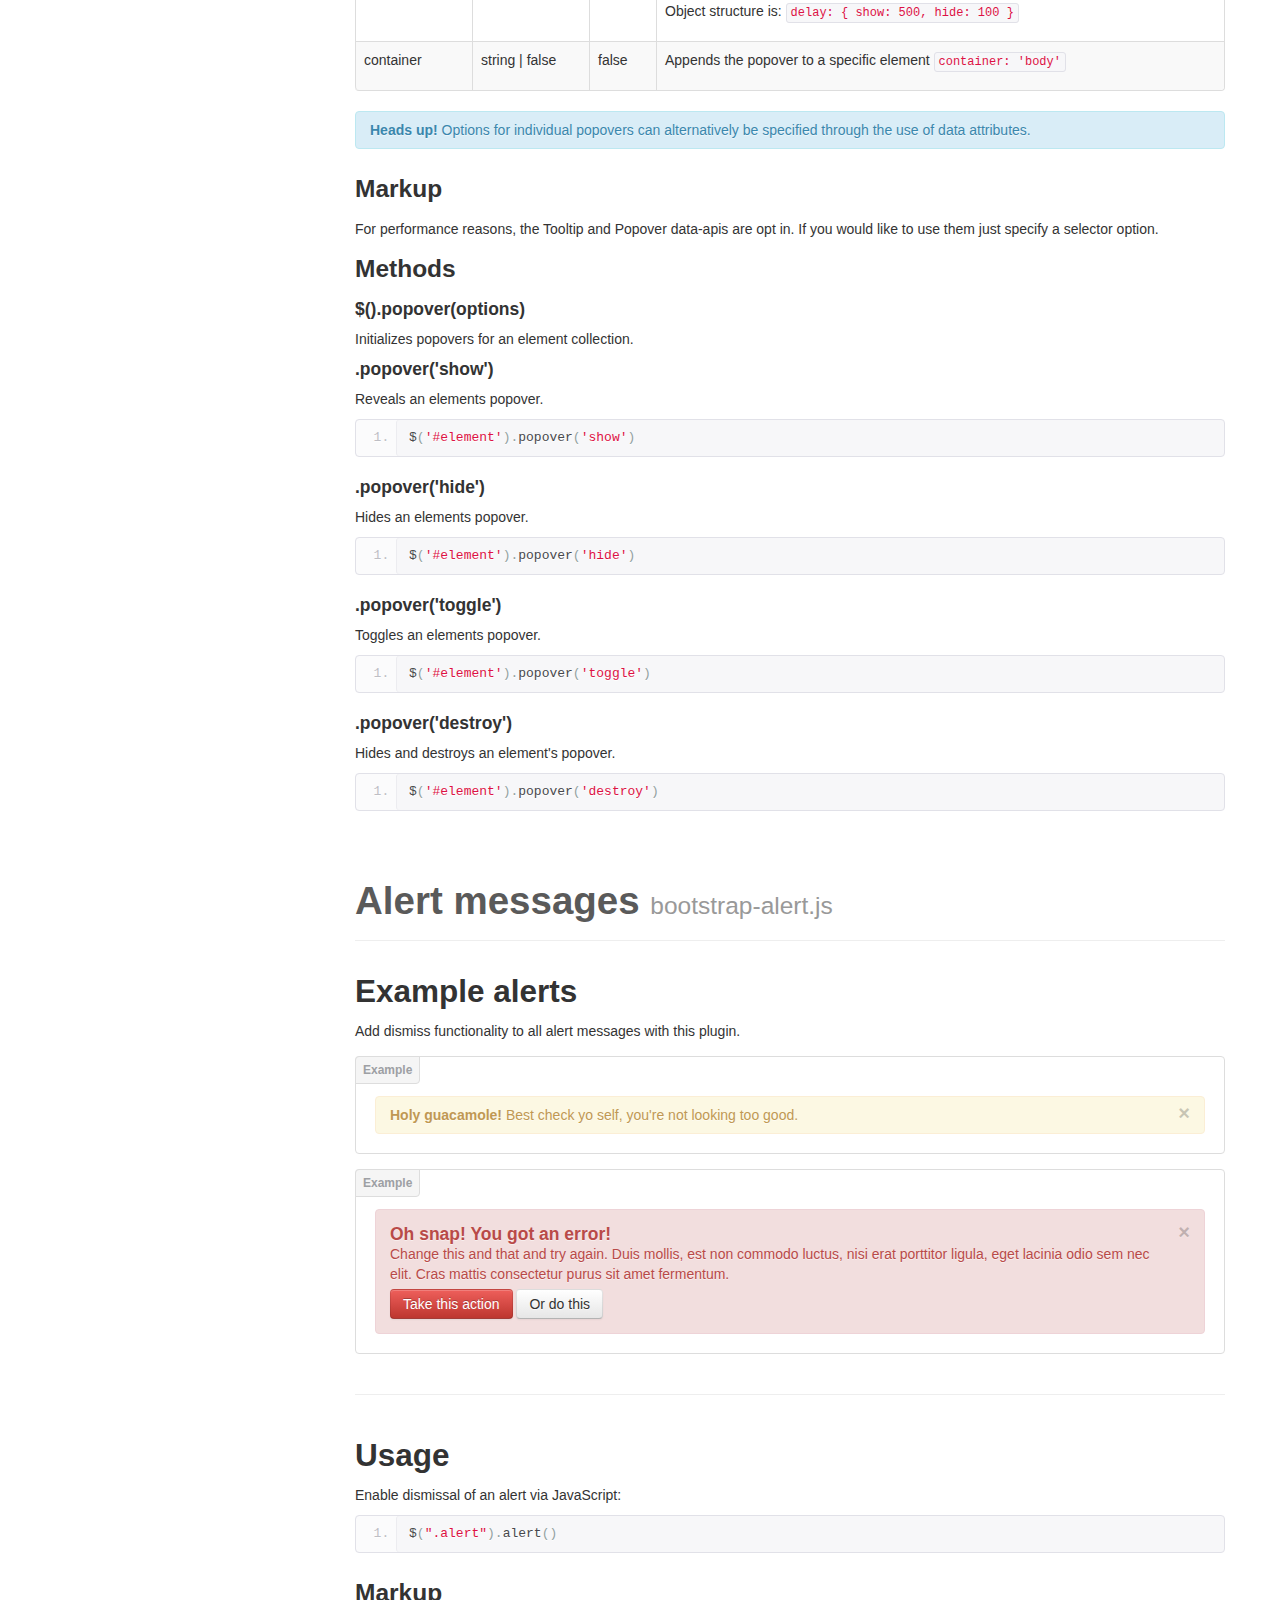
<file: bootstrap/docs/javascript.html>
<!DOCTYPE html>
<html lang="en">
  <head>
    <meta charset="utf-8">
    <title>Javascript · Bootstrap</title>
    <meta name="viewport" content="width=device-width, initial-scale=1.0">
    <meta name="description" content="">
    <meta name="author" content="">

    <!-- Le styles -->
    <link href="assets/css/bootstrap.css" rel="stylesheet">
    <link href="assets/css/bootstrap-responsive.css" rel="stylesheet">
    <link href="assets/css/docs.css" rel="stylesheet">
    <link href="assets/js/google-code-prettify/prettify.css" rel="stylesheet">

    <!-- Le HTML5 shim, for IE6-8 support of HTML5 elements -->
    <!--[if lt IE 9]>
      <script src="assets/js/html5shiv.js"></script>
    <![endif]-->

    <!-- Le fav and touch icons -->
    <link rel="apple-touch-icon-precomposed" sizes="144x144" href="assets/ico/apple-touch-icon-144-precomposed.png">
    <link rel="apple-touch-icon-precomposed" sizes="114x114" href="assets/ico/apple-touch-icon-114-precomposed.png">
      <link rel="apple-touch-icon-precomposed" sizes="72x72" href="assets/ico/apple-touch-icon-72-precomposed.png">
                    <link rel="apple-touch-icon-precomposed" href="assets/ico/apple-touch-icon-57-precomposed.png">
                                   <link rel="shortcut icon" href="assets/ico/favicon.png">

    <script type="text/javascript">
      var _gaq = _gaq || [];
      _gaq.push(['_setAccount', 'UA-146052-10']);
      _gaq.push(['_trackPageview']);
      (function() {
        var ga = document.createElement('script'); ga.type = 'text/javascript'; ga.async = true;
        ga.src = ('https:' == document.location.protocol ? 'https://ssl' : 'http://www') + '.google-analytics.com/ga.js';
        var s = document.getElementsByTagName('script')[0]; s.parentNode.insertBefore(ga, s);
      })();
    </script>
  </head>

  <body data-spy="scroll" data-target=".bs-docs-sidebar">

    <!-- Navbar
    ================================================== -->
    <div class="navbar navbar-inverse navbar-fixed-top">
      <div class="navbar-inner">
        <div class="container">
          <button type="button" class="btn btn-navbar" data-toggle="collapse" data-target=".nav-collapse">
            <span class="icon-bar"></span>
            <span class="icon-bar"></span>
            <span class="icon-bar"></span>
          </button>
          <a class="brand" href="./index.html">Bootstrap</a>
          <div class="nav-collapse collapse">
            <ul class="nav">
              <li class="">
                <a href="./index.html">Home</a>
              </li>
              <li class="">
                <a href="./getting-started.html">Get started</a>
              </li>
              <li class="">
                <a href="./scaffolding.html">Scaffolding</a>
              </li>
              <li class="">
                <a href="./base-css.html">Base CSS</a>
              </li>
              <li class="">
                <a href="./components.html">Components</a>
              </li>
              <li class="active">
                <a href="./javascript.html">JavaScript</a>
              </li>
              <li class="">
                <a href="./customize.html">Customize</a>
              </li>
            </ul>
          </div>
        </div>
      </div>
    </div>

<!-- Subhead
================================================== -->
<header class="jumbotron subhead">
  <div class="container">
    <h1>JavaScript</h1>
    <p class="lead">Bring Bootstrap's components to life&mdash;now with 13 custom jQuery plugins.
  </div>
</header>

  <div class="container">

    <!-- Docs nav
    ================================================== -->
    <div class="row">
      <div class="span3 bs-docs-sidebar">
        <ul class="nav nav-list bs-docs-sidenav">
          <li><a href="#overview"><i class="icon-chevron-right"></i> Overview</a></li>
          <li><a href="#transitions"><i class="icon-chevron-right"></i> Transitions</a></li>
          <li><a href="#modals"><i class="icon-chevron-right"></i> Modal</a></li>
          <li><a href="#dropdowns"><i class="icon-chevron-right"></i> Dropdown</a></li>
          <li><a href="#scrollspy"><i class="icon-chevron-right"></i> Scrollspy</a></li>
          <li><a href="#tabs"><i class="icon-chevron-right"></i> Tab</a></li>
          <li><a href="#tooltips"><i class="icon-chevron-right"></i> Tooltip</a></li>
          <li><a href="#popovers"><i class="icon-chevron-right"></i> Popover</a></li>
          <li><a href="#alerts"><i class="icon-chevron-right"></i> Alert</a></li>
          <li><a href="#buttons"><i class="icon-chevron-right"></i> Button</a></li>
          <li><a href="#collapse"><i class="icon-chevron-right"></i> Collapse</a></li>
          <li><a href="#carousel"><i class="icon-chevron-right"></i> Carousel</a></li>
          <li><a href="#typeahead"><i class="icon-chevron-right"></i> Typeahead</a></li>
          <li><a href="#affix"><i class="icon-chevron-right"></i> Affix</a></li>
        </ul>
      </div>
      <div class="span9">


        <!-- Overview
        ================================================== -->
        <section id="overview">
          <div class="page-header">
            <h1>JavaScript in Bootstrap</h1>
          </div>

          <h3>Individual or compiled</h3>
          <p>Plugins can be included individually (though some have required dependencies), or all at once. Both <strong>bootstrap.js</strong> and <strong>bootstrap.min.js</strong> contain all plugins in a single file.</p>

          <h3>Data attributes</h3>
          <p>You can use all Bootstrap plugins purely through the markup API without writing a single line of JavaScript. This is Bootstrap's first class API and should be your first consideration when using a plugin.</p>

          <p>That said, in some situations it may be desirable to turn this functionality off. Therefore, we also provide the ability to disable the data attribute API by unbinding all events on the body namespaced with `'data-api'`. This looks like this:
          <pre class="prettyprint linenums">$('body').off('.data-api')</pre>

          <p>Alternatively, to target a specific plugin, just include the plugin's name as a namespace along with the data-api namespace like this:</p>
          <pre class="prettyprint linenums">$('body').off('.alert.data-api')</pre>

          <h3>Programmatic API</h3>
          <p>We also believe you should be able to use all Bootstrap plugins purely through the JavaScript API. All public APIs are single, chainable methods, and return the collection acted upon.</p>
          <pre class="prettyprint linenums">$(".btn.danger").button("toggle").addClass("fat")</pre>
          <p>All methods should accept an optional options object, a string which targets a particular method, or nothing (which initiates a plugin with default behavior):</p>
<pre class="prettyprint linenums">
$("#myModal").modal()                       // initialized with defaults
$("#myModal").modal({ keyboard: false })   // initialized with no keyboard
$("#myModal").modal('show')                // initializes and invokes show immediately</p>
</pre>
          <p>Each plugin also exposes its raw constructor on a `Constructor` property: <code>$.fn.popover.Constructor</code>. If you'd like to get a particular plugin instance, retrieve it directly from an element: <code>$('[rel=popover]').data('popover')</code>.</p>

          <h3>No Conflict</h3>
          <p>Sometimes it is necessary to use Bootstrap plugins with other UI frameworks. In these circumstances,  namespace collisions can occasionally occur. If this happens, you may call <code>.noConflict</code> on the plugin you wish to revert the value of.</p>

<pre class="prettyprint linenums">
var bootstrapButton = $.fn.button.noConflict() // return $.fn.button to previously assigned value
$.fn.bootstrapBtn = bootstrapButton            // give $().bootstrapBtn the bootstrap functionality
</pre>

          <h3>Events</h3>
          <p>Bootstrap provides custom events for most plugin's unique actions. Generally, these come in an infinitive and past participle form - where the infinitive (ex. <code>show</code>) is triggered at the start of an event, and its past participle form (ex. <code>shown</code>) is trigger on the completion of an action.</p>
          <p>All infinitive events provide preventDefault functionality. This provides the ability to stop the execution of an action before it starts.</p>
<pre class="prettyprint linenums">
$('#myModal').on('show', function (e) {
    if (!data) return e.preventDefault() // stops modal from being shown
})
</pre>
        </section>



        <!-- Transitions
        ================================================== -->
        <section id="transitions">
          <div class="page-header">
            <h1>Transitions <small>bootstrap-transition.js</small></h1>
          </div>
          <h3>About transitions</h3>
          <p>For simple transition effects, include <strong>bootstrap-transition.js</strong> once alongside the other JS files. If you're using the compiled (or minified) <strong>bootstrap.js</strong>, there is no need to include this&mdash;it's already there.</p>
          <h3>Use cases</h3>
          <p>A few examples of the transition plugin:</p>
          <ul>
            <li>Sliding or fading in modals</li>
            <li>Fading out tabs</li>
            <li>Fading out alerts</li>
            <li>Sliding carousel panes</li>
          </ul>

        </section>



        <!-- Modal
        ================================================== -->
        <section id="modals">
          <div class="page-header">
            <h1>Modals <small>bootstrap-modal.js</small></h1>
          </div>


          <h2>Examples</h2>
          <p>Modals are streamlined, but flexible, dialog prompts with the minimum required functionality and smart defaults.</p>

          <h3>Static example</h3>
          <p>A rendered modal with header, body, and set of actions in the footer.</p>
          <div class="bs-docs-example" style="background-color: #f5f5f5;">
            <div class="modal" style="position: relative; top: auto; left: auto; right: auto; margin: 0 auto 20px; z-index: 1; max-width: 100%;">
              <div class="modal-header">
                <button type="button" class="close" data-dismiss="modal" aria-hidden="true">&times;</button>
                <h3>Modal header</h3>
              </div>
              <div class="modal-body">
                <p>One fine body&hellip;</p>
              </div>
              <div class="modal-footer">
                <a href="#" class="btn">Close</a>
                <a href="#" class="btn btn-primary">Save changes</a>
              </div>
            </div>
          </div>
<pre class="prettyprint linenums">
&lt;div class="modal hide fade"&gt;
  &lt;div class="modal-header"&gt;
    &lt;button type="button" class="close" data-dismiss="modal" aria-hidden="true"&gt;&amp;times;&lt;/button&gt;
    &lt;h3&gt;Modal header&lt;/h3&gt;
  &lt;/div&gt;
  &lt;div class="modal-body"&gt;
    &lt;p&gt;One fine body&hellip;&lt;/p&gt;
  &lt;/div&gt;
  &lt;div class="modal-footer"&gt;
    &lt;a href="#" class="btn"&gt;Close&lt;/a&gt;
    &lt;a href="#" class="btn btn-primary"&gt;Save changes&lt;/a&gt;
  &lt;/div&gt;
&lt;/div&gt;
</pre>

          <h3>Live demo</h3>
          <p>Toggle a modal via JavaScript by clicking the button below. It will slide down and fade in from the top of the page.</p>
          <!-- sample modal content -->
          <div id="myModal" class="modal hide fade" tabindex="-1" role="dialog" aria-labelledby="myModalLabel" aria-hidden="true">
            <div class="modal-header">
              <button type="button" class="close" data-dismiss="modal" aria-hidden="true">&times;</button>
              <h3 id="myModalLabel">Modal Heading</h3>
            </div>
            <div class="modal-body">
              <h4>Text in a modal</h4>
              <p>Duis mollis, est non commodo luctus, nisi erat porttitor ligula, eget lacinia odio sem.</p>

              <h4>Popover in a modal</h4>
              <p>This <a href="#" role="button" class="btn popover-test" title="A Title" data-content="And here's some amazing content. It's very engaging. right?">button</a> should trigger a popover on click.</p>

              <h4>Tooltips in a modal</h4>
              <p><a href="#" class="tooltip-test" title="Tooltip">This link</a> and <a href="#" class="tooltip-test" title="Tooltip">that link</a> should have tooltips on hover.</p>

              <hr>

              <h4>Overflowing text to show optional scrollbar</h4>
              <p>We set a fixed <code>max-height</code> on the <code>.modal-body</code>. Watch it overflow with all this extra lorem ipsum text we've included.</p>
              <p>Cras mattis consectetur purus sit amet fermentum. Cras justo odio, dapibus ac facilisis in, egestas eget quam. Morbi leo risus, porta ac consectetur ac, vestibulum at eros.</p>
              <p>Praesent commodo cursus magna, vel scelerisque nisl consectetur et. Vivamus sagittis lacus vel augue laoreet rutrum faucibus dolor auctor.</p>
              <p>Aenean lacinia bibendum nulla sed consectetur. Praesent commodo cursus magna, vel scelerisque nisl consectetur et. Donec sed odio dui. Donec ullamcorper nulla non metus auctor fringilla.</p>
              <p>Cras mattis consectetur purus sit amet fermentum. Cras justo odio, dapibus ac facilisis in, egestas eget quam. Morbi leo risus, porta ac consectetur ac, vestibulum at eros.</p>
              <p>Praesent commodo cursus magna, vel scelerisque nisl consectetur et. Vivamus sagittis lacus vel augue laoreet rutrum faucibus dolor auctor.</p>
              <p>Aenean lacinia bibendum nulla sed consectetur. Praesent commodo cursus magna, vel scelerisque nisl consectetur et. Donec sed odio dui. Donec ullamcorper nulla non metus auctor fringilla.</p>
            </div>
            <div class="modal-footer">
              <button class="btn" data-dismiss="modal">Close</button>
              <button class="btn btn-primary">Save changes</button>
            </div>
          </div>
          <div class="bs-docs-example" style="padding-bottom: 24px;">
            <a data-toggle="modal" href="#myModal" class="btn btn-primary btn-large">Launch demo modal</a>
          </div>
<pre class="prettyprint linenums">
&lt!-- Button to trigger modal --&gt;
&lt;a href="#myModal" role="button" class="btn" data-toggle="modal"&gt;Launch demo modal&lt;/a&gt;

&lt!-- Modal --&gt;
&lt;div id="myModal" class="modal hide fade" tabindex="-1" role="dialog" aria-labelledby="myModalLabel" aria-hidden="true"&gt;
  &lt;div class="modal-header"&gt;
    &lt;button type="button" class="close" data-dismiss="modal" aria-hidden="true"&gt;&times;&lt;/button&gt;
    &lt;h3 id="myModalLabel"&gt;Modal header&lt;/h3&gt;
  &lt;/div&gt;
  &lt;div class="modal-body"&gt;
    &lt;p&gt;One fine body&hellip;&lt;/p&gt;
  &lt;/div&gt;
  &lt;div class="modal-footer"&gt;
    &lt;button class="btn" data-dismiss="modal" aria-hidden="true"&gt;Close&lt;/button&gt;
    &lt;button class="btn btn-primary"&gt;Save changes&lt;/button&gt;
  &lt;/div&gt;
&lt;/div&gt;
</pre>


          <hr class="bs-docs-separator">


          <h2>Usage</h2>

          <h3>Via data attributes</h3>
          <p>Activate a modal without writing JavaScript. Set <code>data-toggle="modal"</code> on a controller element, like a button, along with a <code>data-target="#foo"</code> or <code>href="#foo"</code> to target a specific modal to toggle.</p>
          <pre class="prettyprint linenums">&lt;button type="button" data-toggle="modal" data-target="#myModal"&gt;Launch modal&lt;/button&gt;</pre>

          <h3>Via JavaScript</h3>
          <p>Call a modal with id <code>myModal</code> with a single line of JavaScript:</p>
          <pre class="prettyprint linenums">$('#myModal').modal(options)</pre>

          <h3>Options</h3>
          <p>Options can be passed via data attributes or JavaScript. For data attributes, append the option name to <code>data-</code>, as in <code>data-backdrop=""</code>.</p>
          <table class="table table-bordered table-striped">
            <thead>
             <tr>
               <th style="width: 100px;">Name</th>
               <th style="width: 50px;">type</th>
               <th style="width: 50px;">default</th>
               <th>description</th>
             </tr>
            </thead>
            <tbody>
             <tr>
               <td>backdrop</td>
               <td>boolean</td>
               <td>true</td>
               <td>Includes a modal-backdrop element. Alternatively, specify <code>static</code> for a backdrop which doesn't close the modal on click.</td>
             </tr>
             <tr>
               <td>keyboard</td>
               <td>boolean</td>
               <td>true</td>
               <td>Closes the modal when escape key is pressed</td>
             </tr>
             <tr>
               <td>show</td>
               <td>boolean</td>
               <td>true</td>
               <td>Shows the modal when initialized.</td>
             </tr>
             <tr>
               <td>remote</td>
               <td>path</td>
               <td>false</td>
               <td><p>If a remote url is provided, content will be loaded via jQuery's <code>load</code> method and injected into the <code>.modal-body</code>. If you're using the data api, you may alternatively use the <code>href</code> tag to specify the remote source. An example of this is shown below:</p>
              <pre class="prettyprint linenums"><code>&lt;a data-toggle="modal" href="remote.html" data-target="#modal"&gt;click me&lt;/a&gt;</code></pre></td>
             </tr>
            </tbody>
          </table>

          <h3>Methods</h3>
          <h4>.modal(options)</h4>
          <p>Activates your content as a modal. Accepts an optional options <code>object</code>.</p>
<pre class="prettyprint linenums">
$('#myModal').modal({
  keyboard: false
})
</pre>
          <h4>.modal('toggle')</h4>
          <p>Manually toggles a modal.</p>
          <pre class="prettyprint linenums">$('#myModal').modal('toggle')</pre>
          <h4>.modal('show')</h4>
          <p>Manually opens a modal.</p>
          <pre class="prettyprint linenums">$('#myModal').modal('show')</pre>
          <h4>.modal('hide')</h4>
          <p>Manually hides a modal.</p>
          <pre class="prettyprint linenums">$('#myModal').modal('hide')</pre>
          <h3>Events</h3>
          <p>Bootstrap's modal class exposes a few events for hooking into modal functionality.</p>
          <table class="table table-bordered table-striped">
            <thead>
             <tr>
               <th style="width: 150px;">Event</th>
               <th>Description</th>
             </tr>
            </thead>
            <tbody>
             <tr>
               <td>show</td>
               <td>This event fires immediately when the <code>show</code> instance method is called.</td>
             </tr>
             <tr>
               <td>shown</td>
               <td>This event is fired when the modal has been made visible to the user (will wait for css transitions to complete).</td>
             </tr>
             <tr>
               <td>hide</td>
               <td>This event is fired immediately when the <code>hide</code> instance method has been called.</td>
             </tr>
             <tr>
               <td>hidden</td>
               <td>This event is fired when the modal has finished being hidden from the user (will wait for css transitions to complete).</td>
             </tr>
            </tbody>
          </table>
<pre class="prettyprint linenums">
$('#myModal').on('hidden', function () {
  // do something…
})
</pre>
        </section>



        <!-- Dropdowns
        ================================================== -->
        <section id="dropdowns">
          <div class="page-header">
            <h1>Dropdowns <small>bootstrap-dropdown.js</small></h1>
          </div>


          <h2>Examples</h2>
          <p>Add dropdown menus to nearly anything with this simple plugin, including the navbar, tabs, and pills.</p>

          <h3>Within a navbar</h3>
          <div class="bs-docs-example">
            <div id="navbar-example" class="navbar navbar-static">
              <div class="navbar-inner">
                <div class="container" style="width: auto;">
                  <a class="brand" href="#">Project Name</a>
                  <ul class="nav" role="navigation">
                    <li class="dropdown">
                      <a id="drop1" href="#" role="button" class="dropdown-toggle" data-toggle="dropdown">Dropdown <b class="caret"></b></a>
                      <ul class="dropdown-menu" role="menu" aria-labelledby="drop1">
                        <li role="presentation"><a role="menuitem" tabindex="-1" href="http://google.com">Action</a></li>
                        <li role="presentation"><a role="menuitem" tabindex="-1" href="#anotherAction">Another action</a></li>
                        <li role="presentation"><a role="menuitem" tabindex="-1" href="#">Something else here</a></li>
                        <li role="presentation" class="divider"></li>
                        <li role="presentation"><a role="menuitem" tabindex="-1" href="#">Separated link</a></li>
                      </ul>
                    </li>
                    <li class="dropdown">
                      <a href="#" id="drop2" role="button" class="dropdown-toggle" data-toggle="dropdown">Dropdown 2 <b class="caret"></b></a>
                      <ul class="dropdown-menu" role="menu" aria-labelledby="drop2">
                        <li role="presentation"><a role="menuitem" tabindex="-1" href="#">Action</a></li>
                        <li role="presentation"><a role="menuitem" tabindex="-1" href="#">Another action</a></li>
                        <li role="presentation"><a role="menuitem" tabindex="-1" href="#">Something else here</a></li>
                        <li role="presentation" class="divider"></li>
                        <li role="presentation"><a role="menuitem" tabindex="-1" href="#">Separated link</a></li>
                      </ul>
                    </li>
                  </ul>
                  <ul class="nav pull-right">
                    <li id="fat-menu" class="dropdown">
                      <a href="#" id="drop3" role="button" class="dropdown-toggle" data-toggle="dropdown">Dropdown 3 <b class="caret"></b></a>
                      <ul class="dropdown-menu" role="menu" aria-labelledby="drop3">
                        <li role="presentation"><a role="menuitem" tabindex="-1" href="#">Action</a></li>
                        <li role="presentation"><a role="menuitem" tabindex="-1" href="#">Another action</a></li>
                        <li role="presentation"><a role="menuitem" tabindex="-1" href="#">Something else here</a></li>
                        <li role="presentation" class="divider"></li>
                        <li role="presentation"><a role="menuitem" tabindex="-1" href="#">Separated link</a></li>
                      </ul>
                    </li>
                  </ul>
                </div>
              </div>
            </div> <!-- /navbar-example -->
          </div> 

          <h3>Within tabs</h3>
          <div class="bs-docs-example">
            <ul class="nav nav-pills">
              <li class="active"><a href="#">Regular link</a></li>
              <li class="dropdown">
                <a class="dropdown-toggle" id="drop4" role="button" data-toggle="dropdown" href="#">Dropdown <b class="caret"></b></a>
                <ul id="menu1" class="dropdown-menu" role="menu" aria-labelledby="drop4">
                  <li role="presentation"><a role="menuitem" tabindex="-1" href="#">Action</a></li>
                  <li role="presentation"><a role="menuitem" tabindex="-1" href="#">Another action</a></li>
                  <li role="presentation"><a role="menuitem" tabindex="-1" href="#">Something else here</a></li>
                  <li role="presentation" class="divider"></li>
                  <li role="presentation"><a role="menuitem" tabindex="-1" href="#">Separated link</a></li>
                </ul>
              </li>
              <li class="dropdown">
                <a class="dropdown-toggle" id="drop5" role="button" data-toggle="dropdown" href="#">Dropdown 2 <b class="caret"></b></a>
                <ul id="menu2" class="dropdown-menu" role="menu" aria-labelledby="drop5">
                  <li role="presentation"><a role="menuitem" tabindex="-1" href="#">Action</a></li>
                  <li role="presentation"><a role="menuitem" tabindex="-1" href="#">Another action</a></li>
                  <li role="presentation"><a role="menuitem" tabindex="-1" href="#">Something else here</a></li>
                  <li role="presentation" class="divider"></li>
                  <li role="presentation"><a role="menuitem" tabindex="-1" href="#">Separated link</a></li>
                </ul>
              </li>
              <li class="dropdown">
                <a class="dropdown-toggle" id="drop5" role="button" data-toggle="dropdown" href="#">Dropdown 3 <b class="caret"></b></a>
                <ul id="menu3" class="dropdown-menu" role="menu" aria-labelledby="drop5">
                  <li role="presentation"><a role="menuitem" tabindex="-1" href="#">Action</a></li>
                  <li role="presentation"><a role="menuitem" tabindex="-1" href="#">Another action</a></li>
                  <li role="presentation"><a role="menuitem" tabindex="-1" href="#">Something else here</a></li>
                  <li role="presentation" class="divider"></li>
                  <li role="presentation"><a role="menuitem" tabindex="-1" href="#">Separated link</a></li>
                </ul>
              </li>
            </ul> <!-- /tabs -->
          </div> 


          <hr class="bs-docs-separator">


          <h2>Usage</h2>

          <h3>Via data attributes</h3>
          <p>Add <code>data-toggle="dropdown"</code> to a link or button to toggle a dropdown.</p>
<pre class="prettyprint linenums">
&lt;div class="dropdown"&gt;
  &lt;a class="dropdown-toggle" data-toggle="dropdown" href="#"&gt;Dropdown trigger&lt;/a&gt;
  &lt;ul class="dropdown-menu" role="menu" aria-labelledby="dLabel"&gt;
    ...
  &lt;/ul&gt;
&lt;/div&gt;
</pre>
          <p>To keep URLs intact, use the <code>data-target</code> attribute instead of <code>href="#"</code>.</p>
<pre class="prettyprint linenums">
&lt;div class="dropdown"&gt;
  &lt;a class="dropdown-toggle" id="dLabel" role="button" data-toggle="dropdown" data-target="#" href="/page.html"&gt;
    Dropdown
    &lt;b class="caret"&gt;&lt;/b&gt;
  &lt;/a&gt;
  &lt;ul class="dropdown-menu" role="menu" aria-labelledby="dLabel"&gt;
    ...
  &lt;/ul&gt;
&lt;/div&gt;
</pre>

          <h3>Via JavaScript</h3>
          <p>Call the dropdowns via JavaScript:</p>
          <pre class="prettyprint linenums">$('.dropdown-toggle').dropdown()</pre>

          <h3>Options</h3>
          <p><em>None</em></p>

          <h3>Methods</h3>
          <h4>$().dropdown('toggle')</h4>
          <p>A programmatic api for toggling menus for a given navbar or tabbed navigation.</p>
        </section>



        <!-- ScrollSpy
        ================================================== -->
        <section id="scrollspy">
          <div class="page-header">
            <h1>ScrollSpy <small>bootstrap-scrollspy.js</small></h1>
          </div>


          <h2>Example in navbar</h2>
          <p>The ScrollSpy plugin is for automatically updating nav targets based on scroll position. Scroll the area below the navbar and watch the active class change. The dropdown sub items will be highlighted as well.</p>
          <div class="bs-docs-example">
            <div id="navbarExample" class="navbar navbar-static">
              <div class="navbar-inner">
                <div class="container" style="width: auto;">
                  <a class="brand" href="#">Project Name</a>
                  <ul class="nav">
                    <li><a href="#fat">@fat</a></li>
                    <li><a href="#mdo">@mdo</a></li>
                    <li class="dropdown">
                      <a href="#" class="dropdown-toggle" data-toggle="dropdown">Dropdown <b class="caret"></b></a>
                      <ul class="dropdown-menu">
                        <li><a href="#one">one</a></li>
                        <li><a href="#two">two</a></li>
                        <li class="divider"></li>
                        <li><a href="#three">three</a></li>
                      </ul>
                    </li>
                  </ul>
                </div>
              </div>
            </div>
            <div data-spy="scroll" data-target="#navbarExample" data-offset="0" class="scrollspy-example">
              <h4 id="fat">@fat</h4>
              <p>Ad leggings keytar, brunch id art party dolor labore. Pitchfork yr enim lo-fi before they sold out qui. Tumblr farm-to-table bicycle rights whatever. Anim keffiyeh carles cardigan. Velit seitan mcsweeney's photo booth 3 wolf moon irure. Cosby sweater lomo jean shorts, williamsburg hoodie minim qui you probably haven't heard of them et cardigan trust fund culpa biodiesel wes anderson aesthetic. Nihil tattooed accusamus, cred irony biodiesel keffiyeh artisan ullamco consequat.</p>
              <h4 id="mdo">@mdo</h4>
              <p>Veniam marfa mustache skateboard, adipisicing fugiat velit pitchfork beard. Freegan beard aliqua cupidatat mcsweeney's vero. Cupidatat four loko nisi, ea helvetica nulla carles. Tattooed cosby sweater food truck, mcsweeney's quis non freegan vinyl. Lo-fi wes anderson +1 sartorial. Carles non aesthetic exercitation quis gentrify. Brooklyn adipisicing craft beer vice keytar deserunt.</p>
              <h4 id="one">one</h4>
              <p>Occaecat commodo aliqua delectus. Fap craft beer deserunt skateboard ea. Lomo bicycle rights adipisicing banh mi, velit ea sunt next level locavore single-origin coffee in magna veniam. High life id vinyl, echo park consequat quis aliquip banh mi pitchfork. Vero VHS est adipisicing. Consectetur nisi DIY minim messenger bag. Cred ex in, sustainable delectus consectetur fanny pack iphone.</p>
              <h4 id="two">two</h4>
              <p>In incididunt echo park, officia deserunt mcsweeney's proident master cleanse thundercats sapiente veniam. Excepteur VHS elit, proident shoreditch +1 biodiesel laborum craft beer. Single-origin coffee wayfarers irure four loko, cupidatat terry richardson master cleanse. Assumenda you probably haven't heard of them art party fanny pack, tattooed nulla cardigan tempor ad. Proident wolf nesciunt sartorial keffiyeh eu banh mi sustainable. Elit wolf voluptate, lo-fi ea portland before they sold out four loko. Locavore enim nostrud mlkshk brooklyn nesciunt.</p>
              <h4 id="three">three</h4>
              <p>Ad leggings keytar, brunch id art party dolor labore. Pitchfork yr enim lo-fi before they sold out qui. Tumblr farm-to-table bicycle rights whatever. Anim keffiyeh carles cardigan. Velit seitan mcsweeney's photo booth 3 wolf moon irure. Cosby sweater lomo jean shorts, williamsburg hoodie minim qui you probably haven't heard of them et cardigan trust fund culpa biodiesel wes anderson aesthetic. Nihil tattooed accusamus, cred irony biodiesel keffiyeh artisan ullamco consequat.</p>
              <p>Keytar twee blog, culpa messenger bag marfa whatever delectus food truck. Sapiente synth id assumenda. Locavore sed helvetica cliche irony, thundercats you probably haven't heard of them consequat hoodie gluten-free lo-fi fap aliquip. Labore elit placeat before they sold out, terry richardson proident brunch nesciunt quis cosby sweater pariatur keffiyeh ut helvetica artisan. Cardigan craft beer seitan readymade velit. VHS chambray laboris tempor veniam. Anim mollit minim commodo ullamco thundercats.
              </p>
            </div>
          </div>


          <hr class="bs-docs-separator">


          <h2>Usage</h2>

          <h3>Via data attributes</h3>
          <p>To easily add scrollspy behavior to your topbar navigation, just add <code>data-spy="scroll"</code> to the element you want to spy on (most typically this would be the body) and <code>data-target=".navbar"</code> to select which nav to use. You'll want to use scrollspy with a <code>.nav</code> component.</p>
          <pre class="prettyprint linenums">&lt;body data-spy="scroll" data-target=".navbar"&gt;...&lt;/body&gt;</pre>

          <h3>Via JavaScript</h3>
          <p>Call the scrollspy via JavaScript:</p>
          <pre class="prettyprint linenums">$('#navbar').scrollspy()</pre>

          <div class="alert alert-info">
            <strong>Heads up!</strong>
            Navbar links must have resolvable id targets. For example, a <code>&lt;a href="#home"&gt;home&lt;/a&gt;</code> must correspond to something in the dom like <code>&lt;div id="home"&gt;&lt;/div&gt;</code>.
          </div>

          <h3>Methods</h3>
          <h4>.scrollspy('refresh')</h4>
          <p>When using scrollspy in conjunction with adding or removing of elements from the DOM, you'll need to call the refresh method like so:</p>
<pre class="prettyprint linenums">
$('[data-spy="scroll"]').each(function () {
  var $spy = $(this).scrollspy('refresh')
});
</pre>

          <h3>Options</h3>
          <p>Options can be passed via data attributes or JavaScript. For data attributes, append the option name to <code>data-</code>, as in <code>data-offset=""</code>.</p>
          <table class="table table-bordered table-striped">
            <thead>
             <tr>
               <th style="width: 100px;">Name</th>
               <th style="width: 100px;">type</th>
               <th style="width: 50px;">default</th>
               <th>description</th>
             </tr>
            </thead>
            <tbody>
             <tr>
               <td>offset</td>
               <td>number</td>
               <td>10</td>
               <td>Pixels to offset from top when calculating position of scroll.</td>
             </tr>
            </tbody>
          </table>

          <h3>Events</h3>
          <table class="table table-bordered table-striped">
            <thead>
             <tr>
               <th style="width: 150px;">Event</th>
               <th>Description</th>
             </tr>
            </thead>
            <tbody>
             <tr>
               <td>activate</td>
               <td>This event fires whenever a new item becomes activated by the scrollspy.</td>
            </tr>
            </tbody>
          </table>
        </section>



        <!-- Tabs
        ================================================== -->
        <section id="tabs">
          <div class="page-header">
            <h1>Togglable tabs <small>bootstrap-tab.js</small></h1>
          </div>


          <h2>Example tabs</h2>
          <p>Add quick, dynamic tab functionality to transition through panes of local content, even via dropdown menus.</p>
          <div class="bs-docs-example">
            <ul id="myTab" class="nav nav-tabs">
              <li class="active"><a href="#home" data-toggle="tab">Home</a></li>
              <li><a href="#profile" data-toggle="tab">Profile</a></li>
              <li class="dropdown">
                <a href="#" class="dropdown-toggle" data-toggle="dropdown">Dropdown <b class="caret"></b></a>
                <ul class="dropdown-menu">
                  <li><a href="#dropdown1" data-toggle="tab">@fat</a></li>
                  <li><a href="#dropdown2" data-toggle="tab">@mdo</a></li>
                </ul>
              </li>
            </ul>
            <div id="myTabContent" class="tab-content">
              <div class="tab-pane fade in active" id="home">
                <p>Raw denim you probably haven't heard of them jean shorts Austin. Nesciunt tofu stumptown aliqua, retro synth master cleanse. Mustache cliche tempor, williamsburg carles vegan helvetica. Reprehenderit butcher retro keffiyeh dreamcatcher synth. Cosby sweater eu banh mi, qui irure terry richardson ex squid. Aliquip placeat salvia cillum iphone. Seitan aliquip quis cardigan american apparel, butcher voluptate nisi qui.</p>
              </div>
              <div class="tab-pane fade" id="profile">
                <p>Food truck fixie locavore, accusamus mcsweeney's marfa nulla single-origin coffee squid. Exercitation +1 labore velit, blog sartorial PBR leggings next level wes anderson artisan four loko farm-to-table craft beer twee. Qui photo booth letterpress, commodo enim craft beer mlkshk aliquip jean shorts ullamco ad vinyl cillum PBR. Homo nostrud organic, assumenda labore aesthetic magna delectus mollit. Keytar helvetica VHS salvia yr, vero magna velit sapiente labore stumptown. Vegan fanny pack odio cillum wes anderson 8-bit, sustainable jean shorts beard ut DIY ethical culpa terry richardson biodiesel. Art party scenester stumptown, tumblr butcher vero sint qui sapiente accusamus tattooed echo park.</p>
              </div>
              <div class="tab-pane fade" id="dropdown1">
                <p>Etsy mixtape wayfarers, ethical wes anderson tofu before they sold out mcsweeney's organic lomo retro fanny pack lo-fi farm-to-table readymade. Messenger bag gentrify pitchfork tattooed craft beer, iphone skateboard locavore carles etsy salvia banksy hoodie helvetica. DIY synth PBR banksy irony. Leggings gentrify squid 8-bit cred pitchfork. Williamsburg banh mi whatever gluten-free, carles pitchfork biodiesel fixie etsy retro mlkshk vice blog. Scenester cred you probably haven't heard of them, vinyl craft beer blog stumptown. Pitchfork sustainable tofu synth chambray yr.</p>
              </div>
              <div class="tab-pane fade" id="dropdown2">
                <p>Trust fund seitan letterpress, keytar raw denim keffiyeh etsy art party before they sold out master cleanse gluten-free squid scenester freegan cosby sweater. Fanny pack portland seitan DIY, art party locavore wolf cliche high life echo park Austin. Cred vinyl keffiyeh DIY salvia PBR, banh mi before they sold out farm-to-table VHS viral locavore cosby sweater. Lomo wolf viral, mustache readymade thundercats keffiyeh craft beer marfa ethical. Wolf salvia freegan, sartorial keffiyeh echo park vegan.</p>
              </div>
            </div>
          </div>


          <hr class="bs-docs-separator">


          <h2>Usage</h2>
          <p>Enable tabbable tabs via JavaScript (each tab needs to be activated individually):</p>
<pre class="prettyprint linenums">
$('#myTab a').click(function (e) {
  e.preventDefault();
  $(this).tab('show');
})</pre>
          <p>You can activate individual tabs in several ways:</p>
<pre class="prettyprint linenums">
$('#myTab a[href="#profile"]').tab('show'); // Select tab by name
$('#myTab a:first').tab('show'); // Select first tab
$('#myTab a:last').tab('show'); // Select last tab
$('#myTab li:eq(2) a').tab('show'); // Select third tab (0-indexed)
</pre>

          <h3>Markup</h3>
          <p>You can activate a tab or pill navigation without writing any JavaScript by simply specifying <code>data-toggle="tab"</code> or <code>data-toggle="pill"</code> on an element. Adding the <code>nav</code> and <code>nav-tabs</code> classes to the tab <code>ul</code> will apply the Bootstrap tab styling.</p>
<pre class="prettyprint linenums">
&lt;ul class="nav nav-tabs"&gt;
  &lt;li&gt;&lt;a href="#home" data-toggle="tab"&gt;Home&lt;/a&gt;&lt;/li&gt;
  &lt;li&gt;&lt;a href="#profile" data-toggle="tab"&gt;Profile&lt;/a&gt;&lt;/li&gt;
  &lt;li&gt;&lt;a href="#messages" data-toggle="tab"&gt;Messages&lt;/a&gt;&lt;/li&gt;
  &lt;li&gt;&lt;a href="#settings" data-toggle="tab"&gt;Settings&lt;/a&gt;&lt;/li&gt;
&lt;/ul&gt;</pre>

          <h3>Methods</h3>
          <h4>$().tab</h4>
          <p>
            Activates a tab element and content container. Tab should have either a <code>data-target</code> or an <code>href</code> targeting a container node in the DOM.
          </p>
<pre class="prettyprint linenums">
&lt;ul class="nav nav-tabs" id="myTab"&gt;
  &lt;li class="active"&gt;&lt;a href="#home"&gt;Home&lt;/a&gt;&lt;/li&gt;
  &lt;li&gt;&lt;a href="#profile"&gt;Profile&lt;/a&gt;&lt;/li&gt;
  &lt;li&gt;&lt;a href="#messages"&gt;Messages&lt;/a&gt;&lt;/li&gt;
  &lt;li&gt;&lt;a href="#settings"&gt;Settings&lt;/a&gt;&lt;/li&gt;
&lt;/ul&gt;

&lt;div class="tab-content"&gt;
  &lt;div class="tab-pane active" id="home"&gt;...&lt;/div&gt;
  &lt;div class="tab-pane" id="profile"&gt;...&lt;/div&gt;
  &lt;div class="tab-pane" id="messages"&gt;...&lt;/div&gt;
  &lt;div class="tab-pane" id="settings"&gt;...&lt;/div&gt;
&lt;/div&gt;

&lt;script&gt;
  $(function () {
    $('#myTab a:last').tab('show');
  })
&lt;/script&gt;
</pre>

          <h3>Events</h3>
          <table class="table table-bordered table-striped">
            <thead>
             <tr>
               <th style="width: 150px;">Event</th>
               <th>Description</th>
             </tr>
            </thead>
            <tbody>
             <tr>
               <td>show</td>
               <td>This event fires on tab show, but before the new tab has been shown. Use <code>event.target</code> and <code>event.relatedTarget</code> to target the active tab and the previous active tab (if available) respectively.</td>
            </tr>
            <tr>
               <td>shown</td>
               <td>This event fires on tab show after a tab has been shown. Use <code>event.target</code> and <code>event.relatedTarget</code> to target the active tab and the previous active tab (if available) respectively.</td>
             </tr>
            </tbody>
          </table>
<pre class="prettyprint linenums">
$('a[data-toggle="tab"]').on('shown', function (e) {
  e.target // activated tab
  e.relatedTarget // previous tab
})
</pre>
        </section>


        <!-- Tooltips
        ================================================== -->
        <section id="tooltips">
          <div class="page-header">
            <h1>Tooltips <small>bootstrap-tooltip.js</small></h1>
          </div>


          <h2>Examples</h2>
          <p>Inspired by the excellent jQuery.tipsy plugin written by Jason Frame; Tooltips are an updated version, which don't rely on images, use CSS3 for animations, and data-attributes for local title storage.</p>
          <p>For performance reasons, the tooltip and popover data-apis are opt in, meaning <strong>you must initialize them yourself</strong>.</p>
          <p>Hover over the links below to see tooltips:</p>
          <div class="bs-docs-example tooltip-demo">
            <p class="muted" style="margin-bottom: 0;">Tight pants next level keffiyeh <a href="#" data-toggle="tooltip" title="Default tooltip">you probably</a> haven't heard of them. Photo booth beard raw denim letterpress vegan messenger bag stumptown. Farm-to-table seitan, mcsweeney's fixie sustainable quinoa 8-bit american apparel <a href="#" data-toggle="tooltip" title="Another tooltip">have a</a> terry richardson vinyl chambray. Beard stumptown, cardigans banh mi lomo thundercats. Tofu biodiesel williamsburg marfa, four loko mcsweeney's cleanse vegan chambray. A really ironic artisan <a href="#" data-toggle="tooltip" title="A much longer tooltip belongs right here to demonstrate the max-width we apply.">whatever keytar</a>, scenester farm-to-table banksy Austin <a href="#" data-toggle="tooltip" title="The last tip!">twitter handle</a> freegan cred raw denim single-origin coffee viral.
            </p>
          </div>

          <h3>Four directions</h3>
          <div class="bs-docs-example tooltip-demo">
            <ul class="bs-docs-tooltip-examples">
              <li><a href="#" data-toggle="tooltip" data-placement="top" title="Tooltip on top">Tooltip on top</a></li>
              <li><a href="#" data-toggle="tooltip" data-placement="right" title="Tooltip on right">Tooltip on right</a></li>
              <li><a href="#" data-toggle="tooltip" data-placement="bottom" title="Tooltip on bottom">Tooltip on bottom</a></li>
              <li><a href="#" data-toggle="tooltip" data-placement="left" title="Tooltip on left">Tooltip on left</a></li>
            </ul>
          </div>


          <h3>Tooltips in input groups</h3>
          <p>When using tooltips and popovers with the Bootstrap input groups, you'll have to set the <code>container</code> (documented below) option to avoid unwanted side effects.</p>

          <hr class="bs-docs-separator">


          <h2>Usage</h2>
          <p>Trigger the tooltip via JavaScript:</p>
          <pre class="prettyprint linenums">$('#example').tooltip(options)</pre>

          <h3>Options</h3>
          <p>Options can be passed via data attributes or JavaScript. For data attributes, append the option name to <code>data-</code>, as in <code>data-animation=""</code>.</p>
          <table class="table table-bordered table-striped">
            <thead>
             <tr>
               <th style="width: 100px;">Name</th>
               <th style="width: 100px;">type</th>
               <th style="width: 50px;">default</th>
               <th>description</th>
             </tr>
            </thead>
            <tbody>
             <tr>
               <td>animation</td>
               <td>boolean</td>
               <td>true</td>
               <td>apply a css fade transition to the tooltip</td>
             </tr>
             <tr>
               <td>html</td>
               <td>boolean</td>
               <td>false</td>
               <td>Insert html into the tooltip. If false, jquery's <code>text</code> method will be used to insert content into the dom. Use text if you're worried about XSS attacks.</td>
             </tr>
             <tr>
               <td>placement</td>
               <td>string | function</td>
               <td>'top'</td>
               <td>how to position the tooltip - top | bottom | left | right</td>
             </tr>
             <tr>
               <td>selector</td>
               <td>string</td>
               <td>false</td>
               <td>If a selector is provided, tooltip objects will be delegated to the specified targets.</td>
             </tr>
             <tr>
               <td>title</td>
               <td>string | function</td>
               <td>''</td>
               <td>default title value if `title` tag isn't present</td>
             </tr>
             <tr>
               <td>trigger</td>
               <td>string</td>
               <td>'hover focus'</td>
               <td>how tooltip is triggered - click | hover | focus | manual. Note you case pass trigger mutliple, space seperated, trigger types.</td>
             </tr>
             <tr>
               <td>delay</td>
               <td>number | object</td>
               <td>0</td>
               <td>
                <p>delay showing and hiding the tooltip (ms) - does not apply to manual trigger type</p>
                <p>If a number is supplied, delay is applied to both hide/show</p>
                <p>Object structure is: <code>delay: { show: 500, hide: 100 }</code></p>
               </td>
             </tr>
             <tr>
               <td>container</td>
               <td>string | false</td>
               <td>false</td>
               <td>
                <p>Appends the tooltip to a specific element <code>container: 'body'</code></p>
               </td>
             </tr>
            </tbody>
          </table>
          <div class="alert alert-info">
            <strong>Heads up!</strong>
            Options for individual tooltips can alternatively be specified through the use of data attributes.
          </div>

          <h3>Markup</h3>
          <pre class="prettyprint linenums">&lt;a href="#" data-toggle="tooltip" title="first tooltip"&gt;hover over me&lt;/a&gt;</pre>

          <h3>Methods</h3>
          <h4>$().tooltip(options)</h4>
          <p>Attaches a tooltip handler to an element collection.</p>
          <h4>.tooltip('show')</h4>
          <p>Reveals an element's tooltip.</p>
          <pre class="prettyprint linenums">$('#element').tooltip('show')</pre>
          <h4>.tooltip('hide')</h4>
          <p>Hides an element's tooltip.</p>
          <pre class="prettyprint linenums">$('#element').tooltip('hide')</pre>
          <h4>.tooltip('toggle')</h4>
          <p>Toggles an element's tooltip.</p>
          <pre class="prettyprint linenums">$('#element').tooltip('toggle')</pre>
          <h4>.tooltip('destroy')</h4>
          <p>Hides and destroys an element's tooltip.</p>
          <pre class="prettyprint linenums">$('#element').tooltip('destroy')</pre>
        </section>



      <!-- Popovers
      ================================================== -->
      <section id="popovers">
        <div class="page-header">
          <h1>Popovers <small>bootstrap-popover.js</small></h1>
        </div>

        <h2>Examples</h2>
        <p>Add small overlays of content, like those on the iPad, to any element for housing secondary information. Hover over the button to trigger the popover. <strong>Requires <a href="#tooltips">Tooltip</a> to be included.</strong></p>

        <h3>Static popover</h3>
        <p>Four options are available: top, right, bottom, and left aligned.</p>
        <div class="bs-docs-example bs-docs-example-popover">
          <div class="popover top">
            <div class="arrow"></div>
            <h3 class="popover-title">Popover top</h3>
            <div class="popover-content">
              <p>Sed posuere consectetur est at lobortis. Aenean eu leo quam. Pellentesque ornare sem lacinia quam venenatis vestibulum.</p>
            </div>
          </div>

          <div class="popover right">
            <div class="arrow"></div>
            <h3 class="popover-title">Popover right</h3>
            <div class="popover-content">
              <p>Sed posuere consectetur est at lobortis. Aenean eu leo quam. Pellentesque ornare sem lacinia quam venenatis vestibulum.</p>
            </div>
          </div>

          <div class="popover bottom">
            <div class="arrow"></div>
            <h3 class="popover-title">Popover bottom</h3>
            <div class="popover-content">
              <p>Sed posuere consectetur est at lobortis. Aenean eu leo quam. Pellentesque ornare sem lacinia quam venenatis vestibulum.</p>
            </div>
          </div>

          <div class="popover left">
            <div class="arrow"></div>
            <h3 class="popover-title">Popover left</h3>
            <div class="popover-content">
              <p>Sed posuere consectetur est at lobortis. Aenean eu leo quam. Pellentesque ornare sem lacinia quam venenatis vestibulum.</p>
            </div>
          </div>

          <div class="clearfix"></div>
        </div>
        <p>No markup shown as popovers are generated from JavaScript and content within a <code>data</code> attribute.</p>

        <h3>Live demo</h3>
        <div class="bs-docs-example" style="padding-bottom: 24px;">
          <a href="#" class="btn btn-large btn-danger" data-toggle="popover" title="A Title" data-content="And here's some amazing content. It's very engaging. right?">Click to toggle popover</a>
        </div>

        <h4>Four directions</h4>
        <div class="bs-docs-example tooltip-demo">
          <ul class="bs-docs-tooltip-examples">
            <li><a href="#" class="btn" data-toggle="popover" data-placement="top" data-content="Vivamus sagittis lacus vel augue laoreet rutrum faucibus." title="Popover on top">Popover on top</a></li>
            <li><a href="#" class="btn" data-toggle="popover" data-placement="right" data-content="Vivamus sagittis lacus vel augue laoreet rutrum faucibus." title="Popover on right">Popover on right</a></li>
            <li><a href="#" class="btn" data-toggle="popover" data-placement="bottom" data-content="Vivamus sagittis lacus vel augue laoreet rutrum faucibus." title="Popover on bottom">Popover on bottom</a></li>
            <li><a href="#" class="btn" data-toggle="popover" data-placement="left" data-content="Vivamus sagittis lacus vel augue laoreet rutrum faucibus." title="Popover on left">Popover on left</a></li>
          </ul>
        </div>


        <hr class="bs-docs-separator">


        <h2>Usage</h2>
        <p>Enable popovers via JavaScript:</p>
        <pre class="prettyprint linenums">$('#example').popover(options)</pre>

        <h3>Options</h3>
        <p>Options can be passed via data attributes or JavaScript. For data attributes, append the option name to <code>data-</code>, as in <code>data-animation=""</code>.</p>
        <table class="table table-bordered table-striped">
          <thead>
           <tr>
             <th style="width: 100px;">Name</th>
             <th style="width: 100px;">type</th>
             <th style="width: 50px;">default</th>
             <th>description</th>
           </tr>
          </thead>
          <tbody>
           <tr>
             <td>animation</td>
             <td>boolean</td>
             <td>true</td>
             <td>apply a css fade transition to the tooltip</td>
           </tr>
           <tr>
             <td>html</td>
             <td>boolean</td>
             <td>false</td>
             <td>Insert html into the popover. If false, jquery's <code>text</code> method will be used to insert content into the dom. Use text if you're worried about XSS attacks.</td>
           </tr>
           <tr>
             <td>placement</td>
             <td>string | function</td>
             <td>'right'</td>
             <td>how to position the popover - top | bottom | left | right</td>
           </tr>
           <tr>
             <td>selector</td>
             <td>string</td>
             <td>false</td>
             <td>if a selector is provided, tooltip objects will be delegated to the specified targets</td>
           </tr>
           <tr>
             <td>trigger</td>
             <td>string</td>
             <td>'click'</td>
             <td>how popover is triggered - click | hover | focus | manual</td>
           </tr>
           <tr>
             <td>title</td>
             <td>string | function</td>
             <td>''</td>
             <td>default title value if `title` attribute isn't present</td>
           </tr>
           <tr>
             <td>content</td>
             <td>string | function</td>
             <td>''</td>
             <td>default content value if `data-content` attribute isn't present</td>
           </tr>
           <tr>
             <td>delay</td>
             <td>number | object</td>
             <td>0</td>
             <td>
              <p>delay showing and hiding the popover (ms) - does not apply to manual trigger type</p>
              <p>If a number is supplied, delay is applied to both hide/show</p>
              <p>Object structure is: <code>delay: { show: 500, hide: 100 }</code></p>
             </td>
           </tr>
           <tr>
             <td>container</td>
             <td>string | false</td>
             <td>false</td>
             <td>
              <p>Appends the popover to a specific element <code>container: 'body'</code></p>
             </td>
           </tr>
          </tbody>
        </table>
        <div class="alert alert-info">
          <strong>Heads up!</strong>
          Options for individual popovers can alternatively be specified through the use of data attributes.
        </div>

        <h3>Markup</h3>
        <p>For performance reasons, the Tooltip and Popover data-apis are opt in. If you would like to use them just specify a selector option.</p>

        <h3>Methods</h3>
        <h4>$().popover(options)</h4>
        <p>Initializes popovers for an element collection.</p>
        <h4>.popover('show')</h4>
        <p>Reveals an elements popover.</p>
        <pre class="prettyprint linenums">$('#element').popover('show')</pre>
        <h4>.popover('hide')</h4>
        <p>Hides an elements popover.</p>
        <pre class="prettyprint linenums">$('#element').popover('hide')</pre>
        <h4>.popover('toggle')</h4>
        <p>Toggles an elements popover.</p>
        <pre class="prettyprint linenums">$('#element').popover('toggle')</pre>
        <h4>.popover('destroy')</h4>
        <p>Hides and destroys an element's popover.</p>
        <pre class="prettyprint linenums">$('#element').popover('destroy')</pre>
      </section>



      <!-- Alert
      ================================================== -->
      <section id="alerts">
        <div class="page-header">
          <h1>Alert messages <small>bootstrap-alert.js</small></h1>
        </div>


        <h2>Example alerts</h2>
        <p>Add dismiss functionality to all alert messages with this plugin.</p>
        <div class="bs-docs-example">
          <div class="alert fade in">
            <button type="button" class="close" data-dismiss="alert">&times;</button>
            <strong>Holy guacamole!</strong> Best check yo self, you're not looking too good.
          </div>
        </div>

        <div class="bs-docs-example">
          <div class="alert alert-block alert-error fade in">
            <button type="button" class="close" data-dismiss="alert">&times;</button>
            <h4 class="alert-heading">Oh snap! You got an error!</h4>
            <p>Change this and that and try again. Duis mollis, est non commodo luctus, nisi erat porttitor ligula, eget lacinia odio sem nec elit. Cras mattis consectetur purus sit amet fermentum.</p>
            <p>
              <a class="btn btn-danger" href="#">Take this action</a> <a class="btn" href="#">Or do this</a>
            </p>
          </div>
        </div>


        <hr class="bs-docs-separator">


        <h2>Usage</h2>
        <p>Enable dismissal of an alert via JavaScript:</p>
        <pre class="prettyprint linenums">$(".alert").alert()</pre>

        <h3>Markup</h3>
        <p>Just add <code>data-dismiss="alert"</code> to your close button to automatically give an alert close functionality.</p>
        <pre class="prettyprint linenums">&lt;a class="close" data-dismiss="alert" href="#"&gt;&amp;times;&lt;/a&gt;</pre>

        <h3>Methods</h3>
        <h4>$().alert()</h4>
        <p>Wraps all alerts with close functionality. To have your alerts animate out when closed, make sure they have the <code>.fade</code> and <code>.in</code> class already applied to them.</p>
        <h4>.alert('close')</h4>
        <p>Closes an alert.</p>
        <pre class="prettyprint linenums">$(".alert").alert('close')</pre>


        <h3>Events</h3>
        <p>Bootstrap's alert class exposes a few events for hooking into alert functionality.</p>
        <table class="table table-bordered table-striped">
          <thead>
           <tr>
             <th style="width: 150px;">Event</th>
             <th>Description</th>
           </tr>
          </thead>
          <tbody>
           <tr>
             <td>close</td>
             <td>This event fires immediately when the <code>close</code> instance method is called.</td>
           </tr>
           <tr>
             <td>closed</td>
             <td>This event is fired when the alert has been closed (will wait for css transitions to complete).</td>
           </tr>
          </tbody>
        </table>
<pre class="prettyprint linenums">
$('#my-alert').bind('closed', function () {
  // do something…
})
</pre>
      </section>



          <!-- Buttons
          ================================================== -->
          <section id="buttons">
            <div class="page-header">
              <h1>Buttons <small>bootstrap-button.js</small></h1>
            </div>

            <h2>Example uses</h2>
            <p>Do more with buttons. Control button states or create groups of buttons for more components like toolbars.</p>

            <h4>Stateful</h4>
            <p>Add <code>data-loading-text="Loading..."</code> to use a loading state on a button.</p>
            <div class="bs-docs-example" style="padding-bottom: 24px;">
              <button type="button" id="fat-btn" data-loading-text="loading..." class="btn btn-primary">
                Loading state
              </button>
            </div>
            <pre class="prettyprint linenums">&lt;button type="button" class="btn btn-primary" data-loading-text="Loading..."&gt;Loading state&lt;/button&gt;</pre>

            <h4>Single toggle</h4>
            <p>Add <code>data-toggle="button"</code> to activate toggling on a single button.</p>
            <div class="bs-docs-example" style="padding-bottom: 24px;">
              <button type="button" class="btn btn-primary" data-toggle="button">Single Toggle</button>
            </div>
            <pre class="prettyprint linenums">&lt;button type="button" class="btn btn-primary" data-toggle="button"&gt;Single Toggle&lt;/button&gt;</pre>

            <h4>Checkbox</h4>
            <p>Add <code>data-toggle="buttons-checkbox"</code> for checkbox style toggling on btn-group.</p>
            <div class="bs-docs-example" style="padding-bottom: 24px;">
              <div class="btn-group" data-toggle="buttons-checkbox">
                <button type="button" class="btn btn-primary">Left</button>
                <button type="button" class="btn btn-primary">Middle</button>
                <button type="button" class="btn btn-primary">Right</button>
              </div>
            </div>
<pre class="prettyprint linenums">
&lt;div class="btn-group" data-toggle="buttons-checkbox"&gt;
  &lt;button type="button" class="btn btn-primary"&gt;Left&lt;/button&gt;
  &lt;button type="button" class="btn btn-primary"&gt;Middle&lt;/button&gt;
  &lt;button type="button" class="btn btn-primary"&gt;Right&lt;/button&gt;
&lt;/div&gt;
</pre>

            <h4>Radio</h4>
            <p>Add <code>data-toggle="buttons-radio"</code> for radio style toggling on btn-group.</p>
            <div class="bs-docs-example" style="padding-bottom: 24px;">
              <div class="btn-group" data-toggle="buttons-radio">
                <button type="button" class="btn btn-primary">Left</button>
                <button type="button" class="btn btn-primary">Middle</button>
                <button type="button" class="btn btn-primary">Right</button>
              </div>
            </div>
<pre class="prettyprint linenums">
&lt;div class="btn-group" data-toggle="buttons-radio"&gt;
  &lt;button type="button" class="btn btn-primary"&gt;Left&lt;/button&gt;
  &lt;button type="button" class="btn btn-primary"&gt;Middle&lt;/button&gt;
  &lt;button type="button" class="btn btn-primary"&gt;Right&lt;/button&gt;
&lt;/div&gt;
</pre>


            <hr class="bs-docs-separator">


            <h2>Usage</h2>
            <p>Enable buttons via JavaScript:</p>
            <pre class="prettyprint linenums">$('.nav-tabs').button()</pre>

            <h3>Markup</h3>
            <p>Data attributes are integral to the button plugin. Check out the example code below for the various markup types.</p>

            <h3>Options</h3>
            <p><em>None</em></p>

            <h3>Methods</h3>
            <h4>$().button('toggle')</h4>
            <p>Toggles push state. Gives the button the appearance that it has been activated.</p>
            <div class="alert alert-info">
              <strong>Heads up!</strong>
              You can enable auto toggling of a button by using the <code>data-toggle</code> attribute.
            </div>
            <pre class="prettyprint linenums">&lt;button type="button" class="btn" data-toggle="button" &gt;…&lt;/button&gt;</pre>
            <h4>$().button('loading')</h4>
            <p>Sets button state to loading - disables button and swaps text to loading text. Loading text should be defined on the button element using the data attribute <code>data-loading-text</code>.
            </p>
            <pre class="prettyprint linenums">&lt;button type="button" class="btn" data-loading-text="loading stuff..." &gt;...&lt;/button&gt;</pre>
            <div class="alert alert-info">
              <strong>Heads up!</strong>
              <a href="https://github.com/twitter/bootstrap/issues/793">Firefox persists the disabled state across page loads</a>. A workaround for this is to use <code>autocomplete="off"</code>.
            </div>
            <h4>$().button('reset')</h4>
            <p>Resets button state - swaps text to original text.</p>
            <h4>$().button(string)</h4>
            <p>Resets button state - swaps text to any data defined text state.</p>
<pre class="prettyprint linenums">&lt;button type="button" class="btn" data-complete-text="finished!" &gt;...&lt;/button&gt;
&lt;script&gt;
  $('.btn').button('complete')
&lt;/script&gt;
</pre>
          </section>



          <!-- Collapse
          ================================================== -->
          <section id="collapse">
            <div class="page-header">
              <h1>Collapse <small>bootstrap-collapse.js</small></h1>
            </div>

            <h3>About</h3>
            <p>Get base styles and flexible support for collapsible components like accordions and navigation.</p>
            <p class="muted"><strong>*</strong> Requires the Transitions plugin to be included.</p>

            <h2>Example accordion</h2>
            <p>Using the collapse plugin, we built a simple accordion style widget:</p>

            <div class="bs-docs-example">
              <div class="accordion" id="accordion2">
                <div class="accordion-group">
                  <div class="accordion-heading">
                    <a class="accordion-toggle" data-toggle="collapse" data-parent="#accordion2" href="#collapseOne">
                      Collapsible Group Item #1
                    </a>
                  </div>
                  <div id="collapseOne" class="accordion-body collapse in">
                    <div class="accordion-inner">
                      Anim pariatur cliche reprehenderit, enim eiusmod high life accusamus terry richardson ad squid. 3 wolf moon officia aute, non cupidatat skateboard dolor brunch. Food truck quinoa nesciunt laborum eiusmod. Brunch 3 wolf moon tempor, sunt aliqua put a bird on it squid single-origin coffee nulla assumenda shoreditch et. Nihil anim keffiyeh helvetica, craft beer labore wes anderson cred nesciunt sapiente ea proident. Ad vegan excepteur butcher vice lomo. Leggings occaecat craft beer farm-to-table, raw denim aesthetic synth nesciunt you probably haven't heard of them accusamus labore sustainable VHS.
                    </div>
                  </div>
                </div>
                <div class="accordion-group">
                  <div class="accordion-heading">
                    <a class="accordion-toggle" data-toggle="collapse" data-parent="#accordion2" href="#collapseTwo">
                      Collapsible Group Item #2
                    </a>
                  </div>
                  <div id="collapseTwo" class="accordion-body collapse">
                    <div class="accordion-inner">
                      Anim pariatur cliche reprehenderit, enim eiusmod high life accusamus terry richardson ad squid. 3 wolf moon officia aute, non cupidatat skateboard dolor brunch. Food truck quinoa nesciunt laborum eiusmod. Brunch 3 wolf moon tempor, sunt aliqua put a bird on it squid single-origin coffee nulla assumenda shoreditch et. Nihil anim keffiyeh helvetica, craft beer labore wes anderson cred nesciunt sapiente ea proident. Ad vegan excepteur butcher vice lomo. Leggings occaecat craft beer farm-to-table, raw denim aesthetic synth nesciunt you probably haven't heard of them accusamus labore sustainable VHS.
                    </div>
                  </div>
                </div>
                <div class="accordion-group">
                  <div class="accordion-heading">
                    <a class="accordion-toggle" data-toggle="collapse" data-parent="#accordion2" href="#collapseThree">
                      Collapsible Group Item #3
                    </a>
                  </div>
                  <div id="collapseThree" class="accordion-body collapse">
                    <div class="accordion-inner">
                      Anim pariatur cliche reprehenderit, enim eiusmod high life accusamus terry richardson ad squid. 3 wolf moon officia aute, non cupidatat skateboard dolor brunch. Food truck quinoa nesciunt laborum eiusmod. Brunch 3 wolf moon tempor, sunt aliqua put a bird on it squid single-origin coffee nulla assumenda shoreditch et. Nihil anim keffiyeh helvetica, craft beer labore wes anderson cred nesciunt sapiente ea proident. Ad vegan excepteur butcher vice lomo. Leggings occaecat craft beer farm-to-table, raw denim aesthetic synth nesciunt you probably haven't heard of them accusamus labore sustainable VHS.
                    </div>
                  </div>
                </div>
              </div>
            </div>
<pre class="prettyprint linenums">
&lt;div class="accordion" id="accordion2"&gt;
  &lt;div class="accordion-group"&gt;
    &lt;div class="accordion-heading"&gt;
      &lt;a class="accordion-toggle" data-toggle="collapse" data-parent="#accordion2" href="#collapseOne"&gt;
        Collapsible Group Item #1
      &lt;/a&gt;
    &lt;/div&gt;
    &lt;div id="collapseOne" class="accordion-body collapse in"&gt;
      &lt;div class="accordion-inner"&gt;
        Anim pariatur cliche...
      &lt;/div&gt;
    &lt;/div&gt;
  &lt;/div&gt;
  &lt;div class="accordion-group"&gt;
    &lt;div class="accordion-heading"&gt;
      &lt;a class="accordion-toggle" data-toggle="collapse" data-parent="#accordion2" href="#collapseTwo"&gt;
        Collapsible Group Item #2
      &lt;/a&gt;
    &lt;/div&gt;
    &lt;div id="collapseTwo" class="accordion-body collapse"&gt;
      &lt;div class="accordion-inner"&gt;
        Anim pariatur cliche...
      &lt;/div&gt;
    &lt;/div&gt;
  &lt;/div&gt;
&lt;/div&gt;
...
</pre>
            <p>You can also use the plugin without the accordion markup. Make a button toggle the expanding and collapsing of another element.</p>
<pre class="prettyprint linenums">
&lt;button type="button" class="btn btn-danger" data-toggle="collapse" data-target="#demo"&gt;
  simple collapsible
&lt;/button&gt;

&lt;div id="demo" class="collapse in"&gt; … &lt;/div&gt;
</pre>


            <hr class="bs-docs-separator">


            <h2>Usage</h2>

            <h3>Via data attributes</h3>
            <p>Just add <code>data-toggle="collapse"</code> and a <code>data-target</code> to element to automatically assign control of a collapsible element. The <code>data-target</code> attribute accepts a css selector to apply the collapse to. Be sure to add the class <code>collapse</code> to the collapsible element. If you'd like it to default open, add the additional class <code>in</code>.</p>
            <p>To add accordion-like group management to a collapsible control, add the data attribute <code>data-parent="#selector"</code>. Refer to the demo to see this in action.</p>

            <h3>Via JavaScript</h3>
            <p>Enable manually with:</p>
            <pre class="prettyprint linenums">$(".collapse").collapse()</pre>

            <h3>Options</h3>
            <p>Options can be passed via data attributes or JavaScript. For data attributes, append the option name to <code>data-</code>, as in <code>data-parent=""</code>.</p>
            <table class="table table-bordered table-striped">
              <thead>
               <tr>
                 <th style="width: 100px;">Name</th>
                 <th style="width: 50px;">type</th>
                 <th style="width: 50px;">default</th>
                 <th>description</th>
               </tr>
              </thead>
              <tbody>
               <tr>
                 <td>parent</td>
                 <td>selector</td>
                 <td>false</td>
                 <td>If selector then all collapsible elements under the specified parent will be closed when this collapsible item is shown. (similar to traditional accordion behavior)</td>
               </tr>
               <tr>
                 <td>toggle</td>
                 <td>boolean</td>
                 <td>true</td>
                 <td>Toggles the collapsible element on invocation</td>
               </tr>
              </tbody>
            </table>


            <h3>Methods</h3>
            <h4>.collapse(options)</h4>
            <p>Activates your content as a collapsible element. Accepts an optional options <code>object</code>.
<pre class="prettyprint linenums">
$('#myCollapsible').collapse({
  toggle: false
})
</pre>
            <h4>.collapse('toggle')</h4>
            <p>Toggles a collapsible element to shown or hidden.</p>
            <h4>.collapse('show')</h4>
            <p>Shows a collapsible element.</p>
            <h4>.collapse('hide')</h4>
            <p>Hides a collapsible element.</p>

            <h3>Events</h3>
            <p>Bootstrap's collapse class exposes a few events for hooking into collapse functionality.</p>
            <table class="table table-bordered table-striped">
              <thead>
               <tr>
                 <th style="width: 150px;">Event</th>
                 <th>Description</th>
               </tr>
              </thead>
              <tbody>
               <tr>
                 <td>show</td>
                 <td>This event fires immediately when the <code>show</code> instance method is called.</td>
               </tr>
               <tr>
                 <td>shown</td>
                 <td>This event is fired when a collapse element has been made visible to the user (will wait for css transitions to complete).</td>
               </tr>
               <tr>
                 <td>hide</td>
                 <td>
                  This event is fired immediately when the <code>hide</code> method has been called.
                 </td>
               </tr>
               <tr>
                 <td>hidden</td>
                 <td>This event is fired when a collapse element has been hidden from the user (will wait for css transitions to complete).</td>
               </tr>
              </tbody>
            </table>
<pre class="prettyprint linenums">
$('#myCollapsible').on('hidden', function () {
  // do something…
})</pre>
          </section>



           <!-- Carousel
          ================================================== -->
          <section id="carousel">
            <div class="page-header">
              <h1>Carousel <small>bootstrap-carousel.js</small></h1>
            </div>

            <h2>Example carousel</h2>
            <p>The slideshow below shows a generic plugin and component for cycling through elements like a carousel.</p>
            <div class="bs-docs-example">
              <div id="myCarousel" class="carousel slide">
                <ol class="carousel-indicators">
                  <li data-target="#myCarousel" data-slide-to="0" class="active"></li>
                  <li data-target="#myCarousel" data-slide-to="1"></li>
                  <li data-target="#myCarousel" data-slide-to="2"></li>
                </ol>
                <div class="carousel-inner">
                  <div class="item active">
                    <img src="assets/img/bootstrap-mdo-sfmoma-01.jpg" alt="">
                    <div class="carousel-caption">
                      <h4>First Thumbnail label</h4>
                      <p>Cras justo odio, dapibus ac facilisis in, egestas eget quam. Donec id elit non mi porta gravida at eget metus. Nullam id dolor id nibh ultricies vehicula ut id elit.</p>
                    </div>
                  </div>
                  <div class="item">
                    <img src="assets/img/bootstrap-mdo-sfmoma-02.jpg" alt="">
                    <div class="carousel-caption">
                      <h4>Second Thumbnail label</h4>
                      <p>Cras justo odio, dapibus ac facilisis in, egestas eget quam. Donec id elit non mi porta gravida at eget metus. Nullam id dolor id nibh ultricies vehicula ut id elit.</p>
                    </div>
                  </div>
                  <div class="item">
                    <img src="assets/img/bootstrap-mdo-sfmoma-03.jpg" alt="">
                    <div class="carousel-caption">
                      <h4>Third Thumbnail label</h4>
                      <p>Cras justo odio, dapibus ac facilisis in, egestas eget quam. Donec id elit non mi porta gravida at eget metus. Nullam id dolor id nibh ultricies vehicula ut id elit.</p>
                    </div>
                  </div>
                </div>
                <a class="left carousel-control" href="#myCarousel" data-slide="prev">&lsaquo;</a>
                <a class="right carousel-control" href="#myCarousel" data-slide="next">&rsaquo;</a>
              </div>
            </div>
<pre class="prettyprint linenums">
&lt;div id="myCarousel" class="carousel slide"&gt;
  &lt;ol class="carousel-indicators"&gt
    &lt;li data-target="#myCarousel" data-slide-to="0" class="active"&gt&lt;/li&gt
    &lt;li data-target="#myCarousel" data-slide-to="1"&gt&lt;/li&gt
    &lt;li data-target="#myCarousel" data-slide-to="2"&gt&lt;/li&gt
  &lt;/ol&gt
  &lt;!-- Carousel items --&gt;
  &lt;div class="carousel-inner"&gt;
    &lt;div class="active item"&gt;…&lt;/div&gt;
    &lt;div class="item"&gt;…&lt;/div&gt;
    &lt;div class="item"&gt;…&lt;/div&gt;
  &lt;/div&gt;
  &lt;!-- Carousel nav --&gt;
  &lt;a class="carousel-control left" href="#myCarousel" data-slide="prev"&gt;&amp;lsaquo;&lt;/a&gt;
  &lt;a class="carousel-control right" href="#myCarousel" data-slide="next"&gt;&amp;rsaquo;&lt;/a&gt;
&lt;/div&gt;
</pre>

            <div class="alert alert-warning">
              <strong>Heads up!</strong>
              When implementing this carousel, remove the images we have provided and replace them with your own.
            </div>


            <hr class="bs-docs-separator">


            <h2>Usage</h2>

            <h3>Via data attributes</h3>
            <p>Use data attributes to easily control the position of the carousel. <code>data-slide</code> accepts the keywords <code>prev</code> or <code>next</code>, which alters the slide position relative to it's current position. Alternatively, use <code>data-slide-to</code> to pass a raw slide index to the carousel <code>data-slide-to="2"</code>, which jump's the slide position to a particular index beginning with <code>0</code>.</p>

            <h3>Via JavaScript</h3>
            <p>Call carousel manually with:</p>
            <pre class="prettyprint linenums">$('.carousel').carousel()</pre>

            <h3>Options</h3>
            <p>Options can be passed via data attributes or JavaScriptz. For data attributes, append the option name to <code>data-</code>, as in <code>data-interval=""</code>.</p>
            <table class="table table-bordered table-striped">
              <thead>
               <tr>
                 <th style="width: 100px;">Name</th>
                 <th style="width: 50px;">type</th>
                 <th style="width: 50px;">default</th>
                 <th>description</th>
               </tr>
              </thead>
              <tbody>
               <tr>
                 <td>interval</td>
                 <td>number</td>
                 <td>5000</td>
                 <td>The amount of time to delay between automatically cycling an item. If false, carousel will not automatically cycle.</td>
               </tr>
               <tr>
                 <td>pause</td>
                 <td>string</td>
                 <td>"hover"</td>
                 <td>Pauses the cycling of the carousel on mouseenter and resumes the cycling of the carousel on mouseleave.</td>
               </tr>
              </tbody>
            </table>

            <h3>Methods</h3>
            <h4>.carousel(options)</h4>
            <p>Initializes the carousel with an optional options <code>object</code> and starts cycling through items.</p>
<pre class="prettyprint linenums">
$('.carousel').carousel({
  interval: 2000
})
</pre>
            <h4>.carousel('cycle')</h4>
            <p>Cycles through the carousel items from left to right.</p>
            <h4>.carousel('pause')</h4>
            <p>Stops the carousel from cycling through items.</p>
            <h4>.carousel(number)</h4>
            <p>Cycles the carousel to a particular frame (0 based, similar to an array).</p>
            <h4>.carousel('prev')</h4>
            <p>Cycles to the previous item.</p>
            <h4>.carousel('next')</h4>
            <p>Cycles to the next item.</p>

            <h3>Events</h3>
            <p>Bootstrap's carousel class exposes two events for hooking into carousel functionality.</p>
            <table class="table table-bordered table-striped">
              <thead>
               <tr>
                 <th style="width: 150px;">Event</th>
                 <th>Description</th>
               </tr>
              </thead>
              <tbody>
               <tr>
                 <td>slide</td>
                 <td>This event fires immediately when the <code>slide</code> instance method is invoked.</td>
               </tr>
               <tr>
                 <td>slid</td>
                 <td>This event is fired when the carousel has completed its slide transition.</td>
               </tr>
              </tbody>
            </table>
          </section>



          <!-- Typeahead
          ================================================== -->
          <section id="typeahead">
            <div class="page-header">
              <h1>Typeahead <small>bootstrap-typeahead.js</small></h1>
            </div>


            <h2>Example</h2>
            <p>A basic, easily extended plugin for quickly creating elegant typeaheads with any form text input.</p>
            <div class="bs-docs-example" style="background-color: #f5f5f5;">
              <input type="text" class="span3" style="margin: 0 auto;" data-provide="typeahead" data-items="4" data-source='["Alabama","Alaska","Arizona","Arkansas","California","Colorado","Connecticut","Delaware","Florida","Georgia","Hawaii","Idaho","Illinois","Indiana","Iowa","Kansas","Kentucky","Louisiana","Maine","Maryland","Massachusetts","Michigan","Minnesota","Mississippi","Missouri","Montana","Nebraska","Nevada","New Hampshire","New Jersey","New Mexico","New York","North Dakota","North Carolina","Ohio","Oklahoma","Oregon","Pennsylvania","Rhode Island","South Carolina","South Dakota","Tennessee","Texas","Utah","Vermont","Virginia","Washington","West Virginia","Wisconsin","Wyoming"]'>
            </div>
            <pre class="prettyprint linenums">&lt;input type="text" data-provide="typeahead"&gt;</pre>
            <p>You'll want to set <code>autocomplete="off"</code> to prevent default browser menus from appearing over the Bootstrap typeahead dropdown.</p>

            <hr class="bs-docs-separator">


            <h2>Usage</h2>

            <h3>Via data attributes</h3>
            <p>Add data attributes to register an element with typeahead functionality as shown in the example above.</p>

            <h3>Via JavaScript</h3>
            <p>Call the typeahead manually with:</p>
            <pre class="prettyprint linenums">$('.typeahead').typeahead()</pre>

            <h3>Options</h3>
            <p>Options can be passed via data attributes or JavaScript. For data attributes, append the option name to <code>data-</code>, as in <code>data-source=""</code>.</p>
            <table class="table table-bordered table-striped">
              <thead>
               <tr>
                 <th style="width: 100px;">Name</th>
                 <th style="width: 50px;">type</th>
                 <th style="width: 100px;">default</th>
                 <th>description</th>
               </tr>
              </thead>
              <tbody>
                <tr>
                 <td>source</td>
                 <td>array, function</td>
                 <td>[ ]</td>
                 <td>The data source to query against. May be an array of strings or a function. The function is passed two arguments, the <code>query</code> value in the input field and the <code>process</code> callback. The function may be used synchronously by returning the data source directly or asynchronously via the <code>process</code> callback's single argument.</td>
               </tr>
               <tr>
                 <td>items</td>
                 <td>number</td>
                 <td>8</td>
                 <td>The max number of items to display in the dropdown.</td>
               </tr>
               <tr>
                 <td>minLength</td>
                 <td>number</td>
                 <td>1</td>
                 <td>The minimum character length needed before triggering autocomplete suggestions</td>
               </tr>
               <tr>
                 <td>matcher</td>
                 <td>function</td>
                 <td>case insensitive</td>
                 <td>The method used to determine if a query matches an item. Accepts a single argument, the <code>item</code> against which to test the query. Access the current query with <code>this.query</code>. Return a boolean <code>true</code> if query is a match.</td>
               </tr>
               <tr>
                 <td>sorter</td>
                 <td>function</td>
                 <td>exact match,<br> case sensitive,<br> case insensitive</td>
                 <td>Method used to sort autocomplete results. Accepts a single argument <code>items</code> and has the scope of the typeahead instance. Reference the current query with <code>this.query</code>.</td>
               </tr>
               <tr>
                 <td>updater</td>
                 <td>function</td>
                 <td>returns selected item</td>
                 <td>The method used to return selected item. Accepts a single argument, the <code>item</code> and has the scope of the typeahead instance.</td>
               </tr>
               <tr>
                 <td>highlighter</td>
                 <td>function</td>
                 <td>highlights all default matches</td>
                 <td>Method used to highlight autocomplete results. Accepts a single argument <code>item</code> and has the scope of the typeahead instance. Should return html.</td>
               </tr>
              </tbody>
            </table>

            <h3>Methods</h3>
            <h4>.typeahead(options)</h4>
            <p>Initializes an input with a typeahead.</p>
          </section>



          <!-- Affix
          ================================================== -->
          <section id="affix">
            <div class="page-header">
              <h1>Affix <small>bootstrap-affix.js</small></h1>
            </div>

            <h2>Example</h2>
            <p>The subnavigation on the left is a live demo of the affix plugin.</p>

            <hr class="bs-docs-separator">

            <h2>Usage</h2>

            <h3>Via data attributes</h3>
            <p>To easily add affix behavior to any element, just add <code>data-spy="affix"</code> to the element you want to spy on. Then use offsets to define when to toggle the pinning of an element on and off.</p>

            <pre class="prettyprint linenums">&lt;div data-spy="affix" data-offset-top="200"&gt;...&lt;/div&gt;</pre>

            <div class="alert alert-info">
              <strong>Heads up!</strong>
              You must manage the position of a pinned element and the behavior of its immediate parent. Position is controlled by <code>affix</code>, <code>affix-top</code>, and <code>affix-bottom</code>. Remember to check for a potentially collapsed parent when the affix kicks in as it's removing content from the normal flow of the page.
            </div>

            <h3>Via JavaScript</h3>
            <p>Call the affix plugin via JavaScript:</p>
            <pre class="prettyprint linenums">$('#navbar').affix()</pre>

          <h3>Options</h3>
          <p>Options can be passed via data attributes or JavaScript. For data attributes, append the option name to <code>data-</code>, as in <code>data-offset-top="200"</code>.</p>
          <table class="table table-bordered table-striped">
            <thead>
             <tr>
               <th style="width: 100px;">Name</th>
               <th style="width: 100px;">type</th>
               <th style="width: 50px;">default</th>
               <th>description</th>
             </tr>
            </thead>
            <tbody>
             <tr>
               <td>offset</td>
               <td>number | function | object</td>
               <td>10</td>
               <td>Pixels to offset from screen when calculating position of scroll. If a single number is provided, the offset will be applied in both top and left directions. To listen for a single direction, or multiple unique offsets, just provide an object <code>offset: { x: 10 }</code>. Use a function when you need to dynamically provide an offset (useful for some responsive designs).</td>
             </tr>
            </tbody>
          </table>
        </section>



      </div>
    </div>

  </div>



    <!-- Footer
    ================================================== -->
    <footer class="footer">
      <div class="container">
        <p>Designed and built with all the love in the world by <a href="http://twitter.com/mdo" target="_blank">@mdo</a> and <a href="http://twitter.com/fat" target="_blank">@fat</a>.</p>
        <p>Code licensed under <a href="http://www.apache.org/licenses/LICENSE-2.0" target="_blank">Apache License v2.0</a>, documentation under <a href="http://creativecommons.org/licenses/by/3.0/">CC BY 3.0</a>.</p>
        <p><a href="http://glyphicons.com">Glyphicons Free</a> licensed under <a href="http://creativecommons.org/licenses/by/3.0/">CC BY 3.0</a>.</p>
        <ul class="footer-links">
          <li><a href="http://blog.getbootstrap.com">Blog</a></li>
          <li class="muted">&middot;</li>
          <li><a href="https://github.com/twitter/bootstrap/issues?state=open">Issues</a></li>
          <li class="muted">&middot;</li>
          <li><a href="https://github.com/twitter/bootstrap/blob/master/CHANGELOG.md">Changelog</a></li>
        </ul>
      </div>
    </footer>



    <!-- Le javascript
    ================================================== -->
    <!-- Placed at the end of the document so the pages load faster -->
    <script type="text/javascript" src="http://platform.twitter.com/widgets.js"></script>
    <script src="assets/js/jquery.js"></script>
    <script src="assets/js/bootstrap-transition.js"></script>
    <script src="assets/js/bootstrap-alert.js"></script>
    <script src="assets/js/bootstrap-modal.js"></script>
    <script src="assets/js/bootstrap-dropdown.js"></script>
    <script src="assets/js/bootstrap-scrollspy.js"></script>
    <script src="assets/js/bootstrap-tab.js"></script>
    <script src="assets/js/bootstrap-tooltip.js"></script>
    <script src="assets/js/bootstrap-popover.js"></script>
    <script src="assets/js/bootstrap-button.js"></script>
    <script src="assets/js/bootstrap-collapse.js"></script>
    <script src="assets/js/bootstrap-carousel.js"></script>
    <script src="assets/js/bootstrap-typeahead.js"></script>
    <script src="assets/js/bootstrap-affix.js"></script>

    <script src="assets/js/holder/holder.js"></script>
    <script src="assets/js/google-code-prettify/prettify.js"></script>

    <script src="assets/js/application.js"></script>


    <!-- Analytics
    ================================================== -->
    <script>
      var _gauges = _gauges || [];
      (function() {
        var t   = document.createElement('script');
        t.type  = 'text/javascript';
        t.async = true;
        t.id    = 'gauges-tracker';
        t.setAttribute('data-site-id', '4f0dc9fef5a1f55508000013');
        t.src = '//secure.gaug.es/track.js';
        var s = document.getElementsByTagName('script')[0];
        s.parentNode.insertBefore(t, s);
      })();
    </script>

  </body>
</html>
</file>
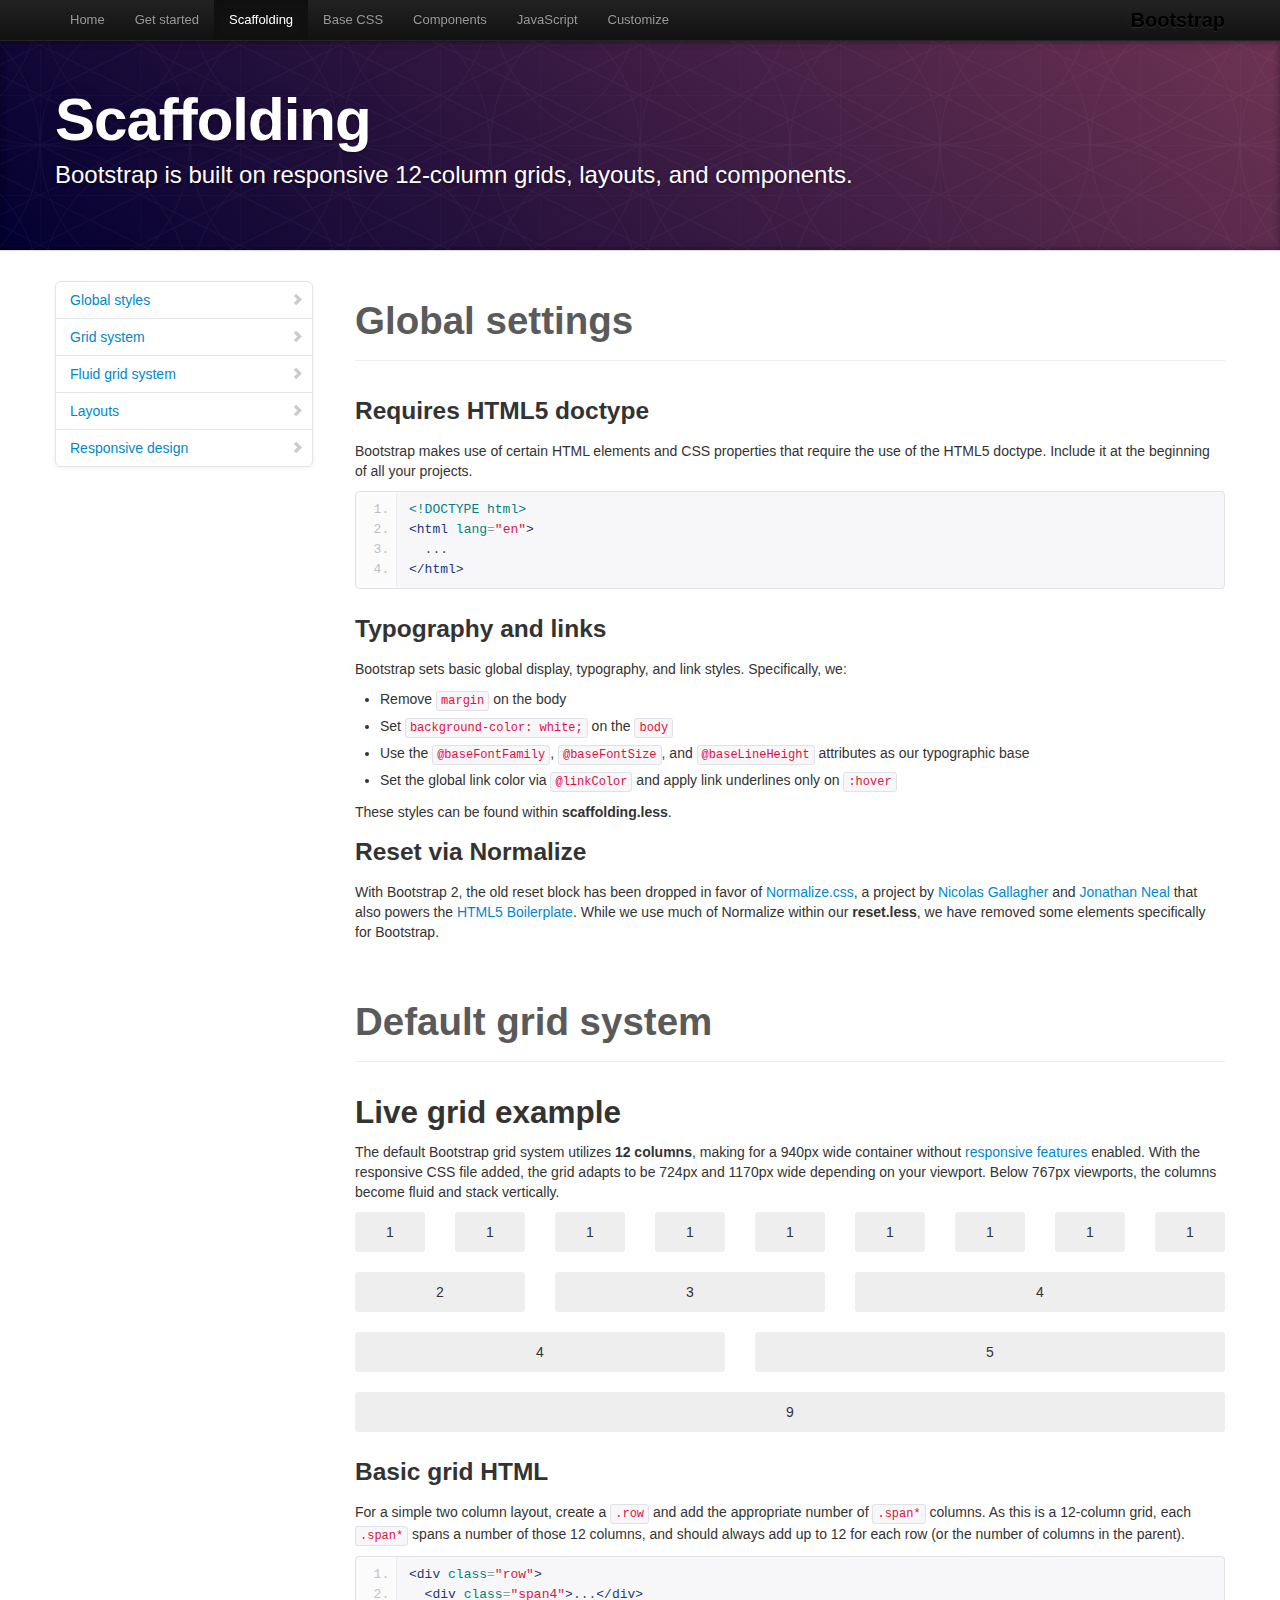
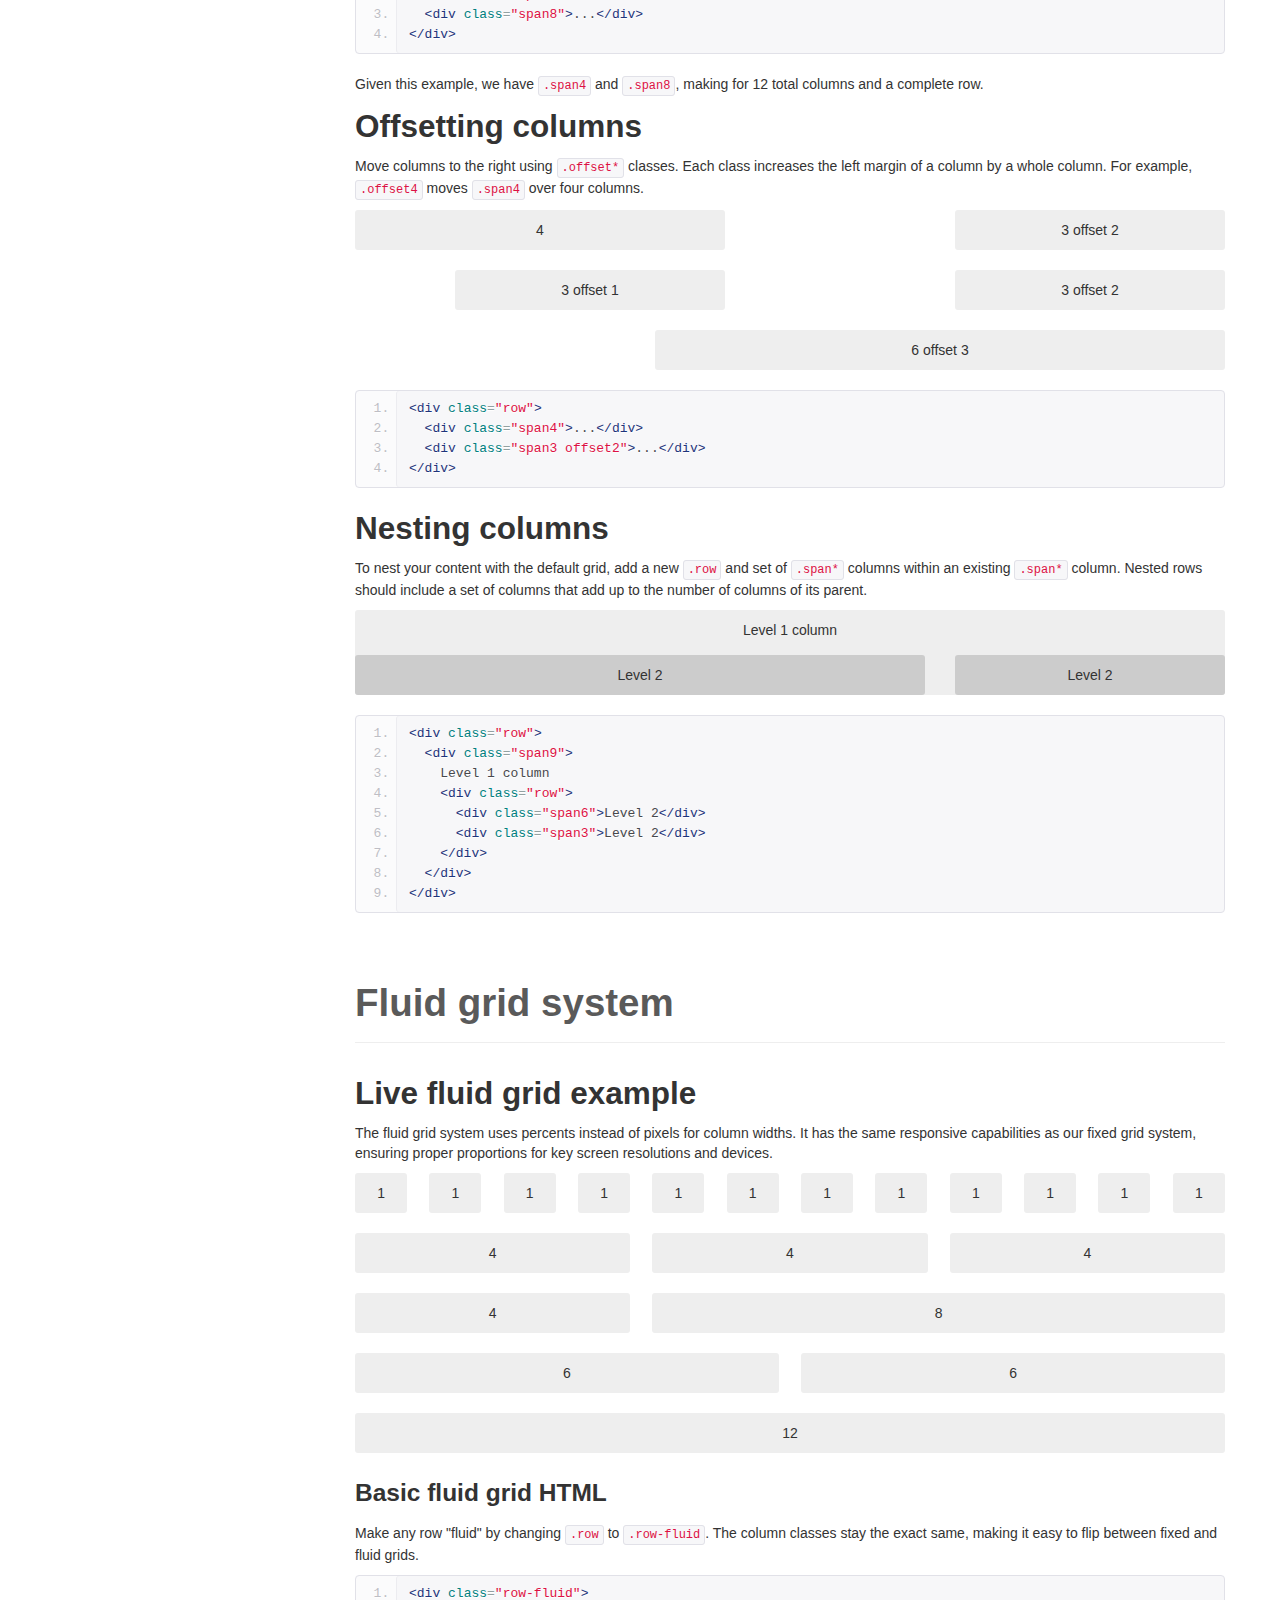
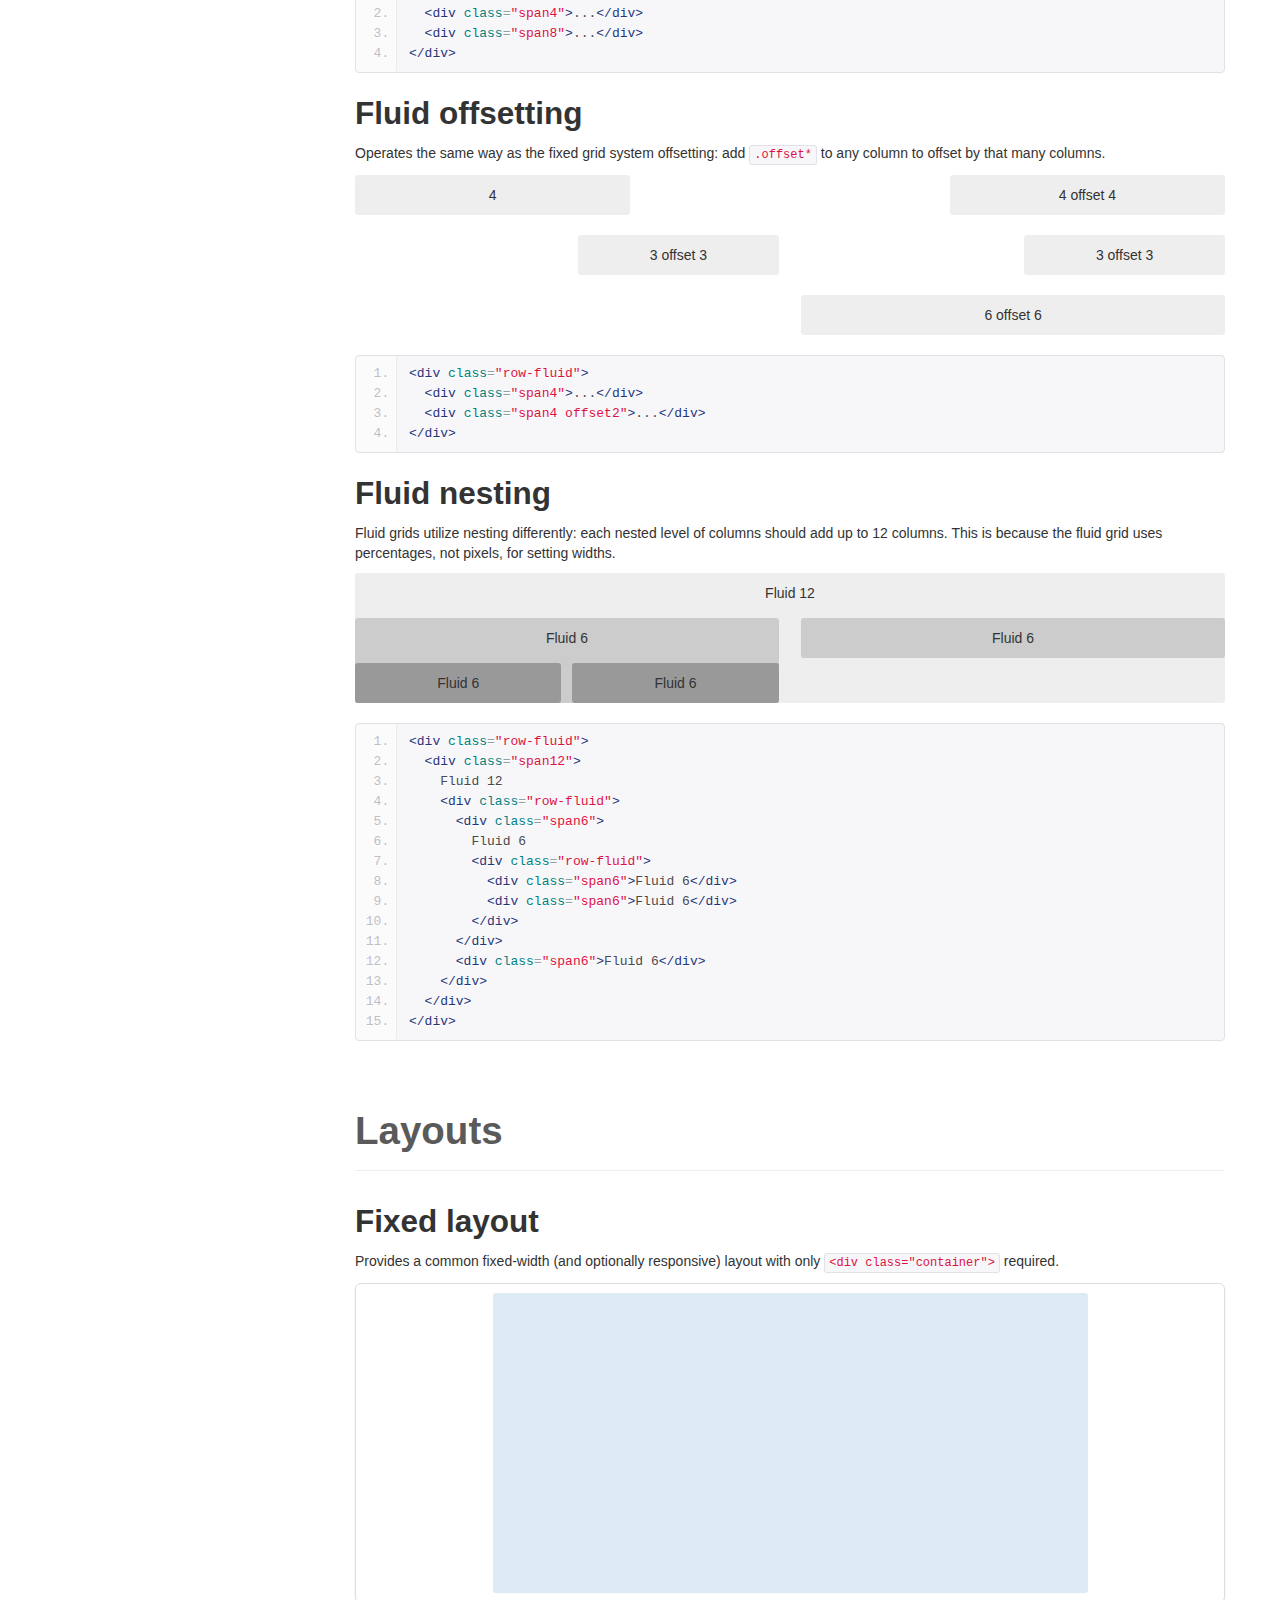
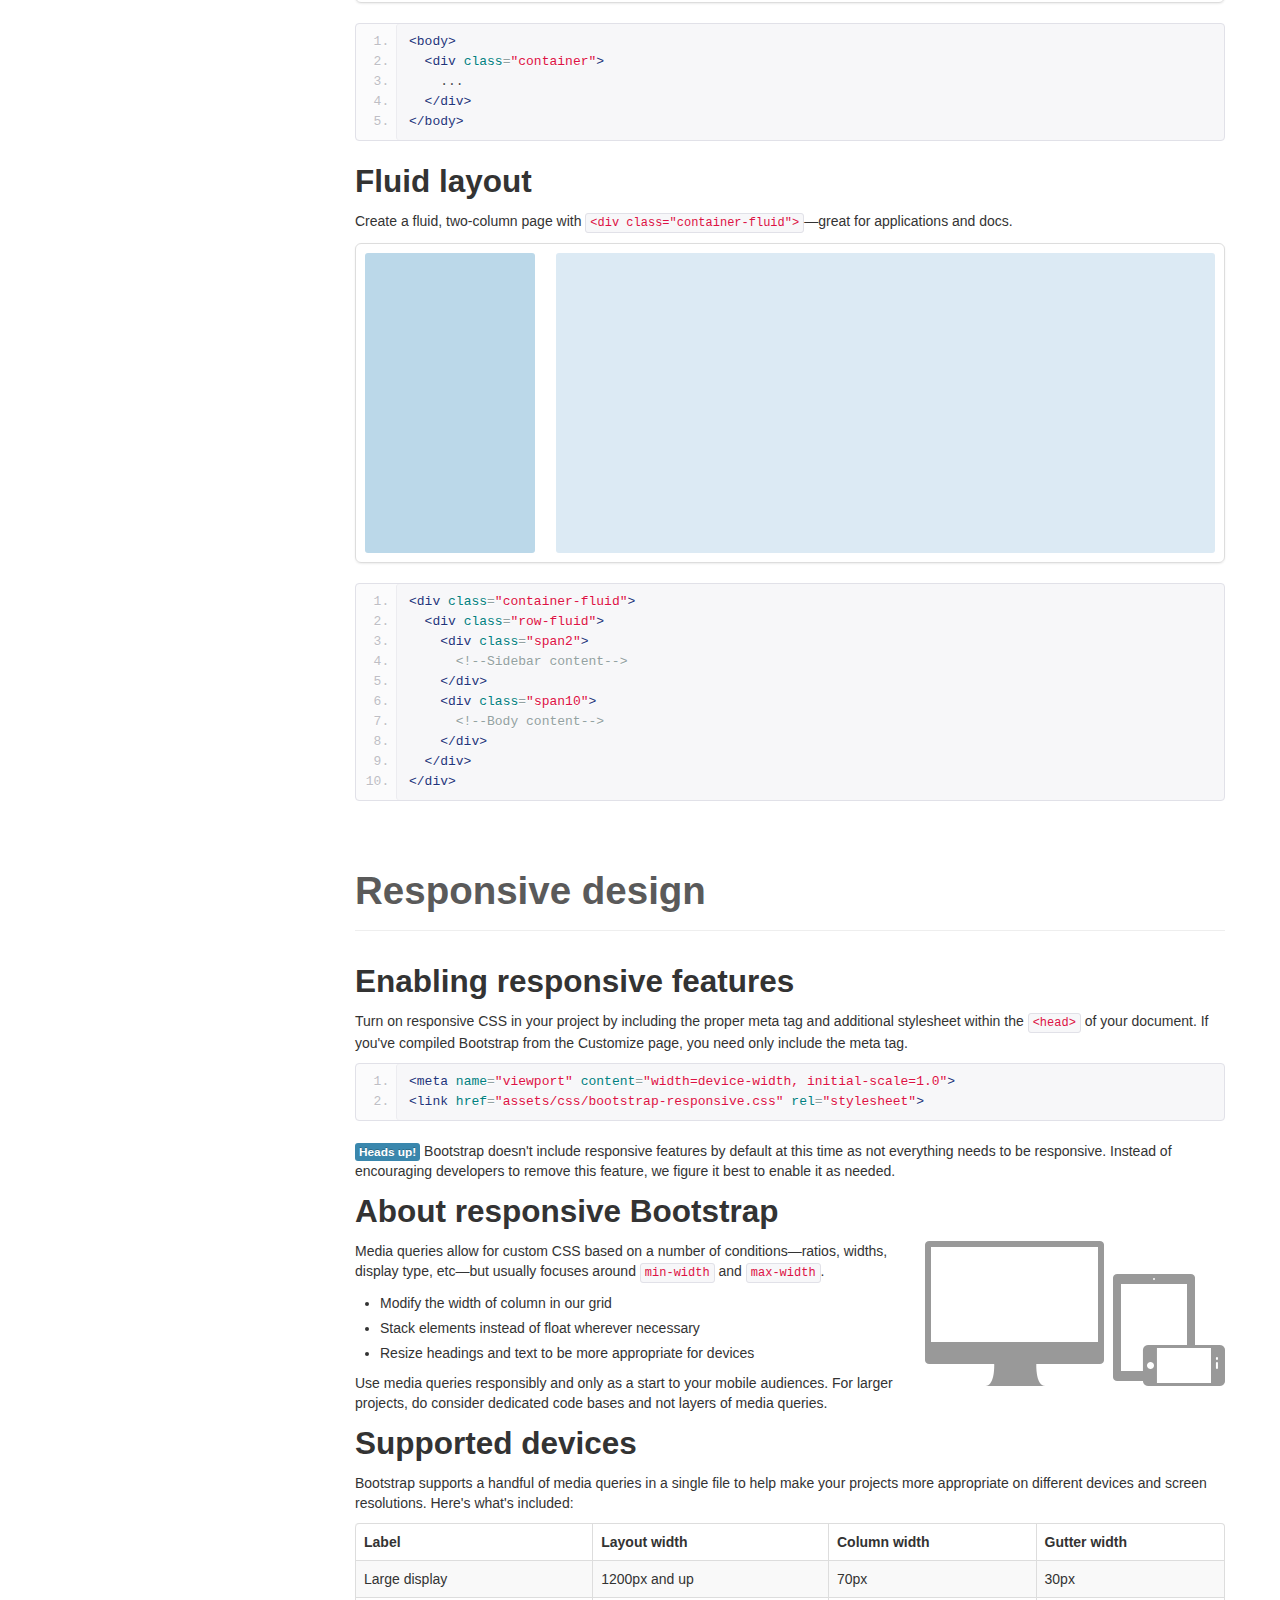
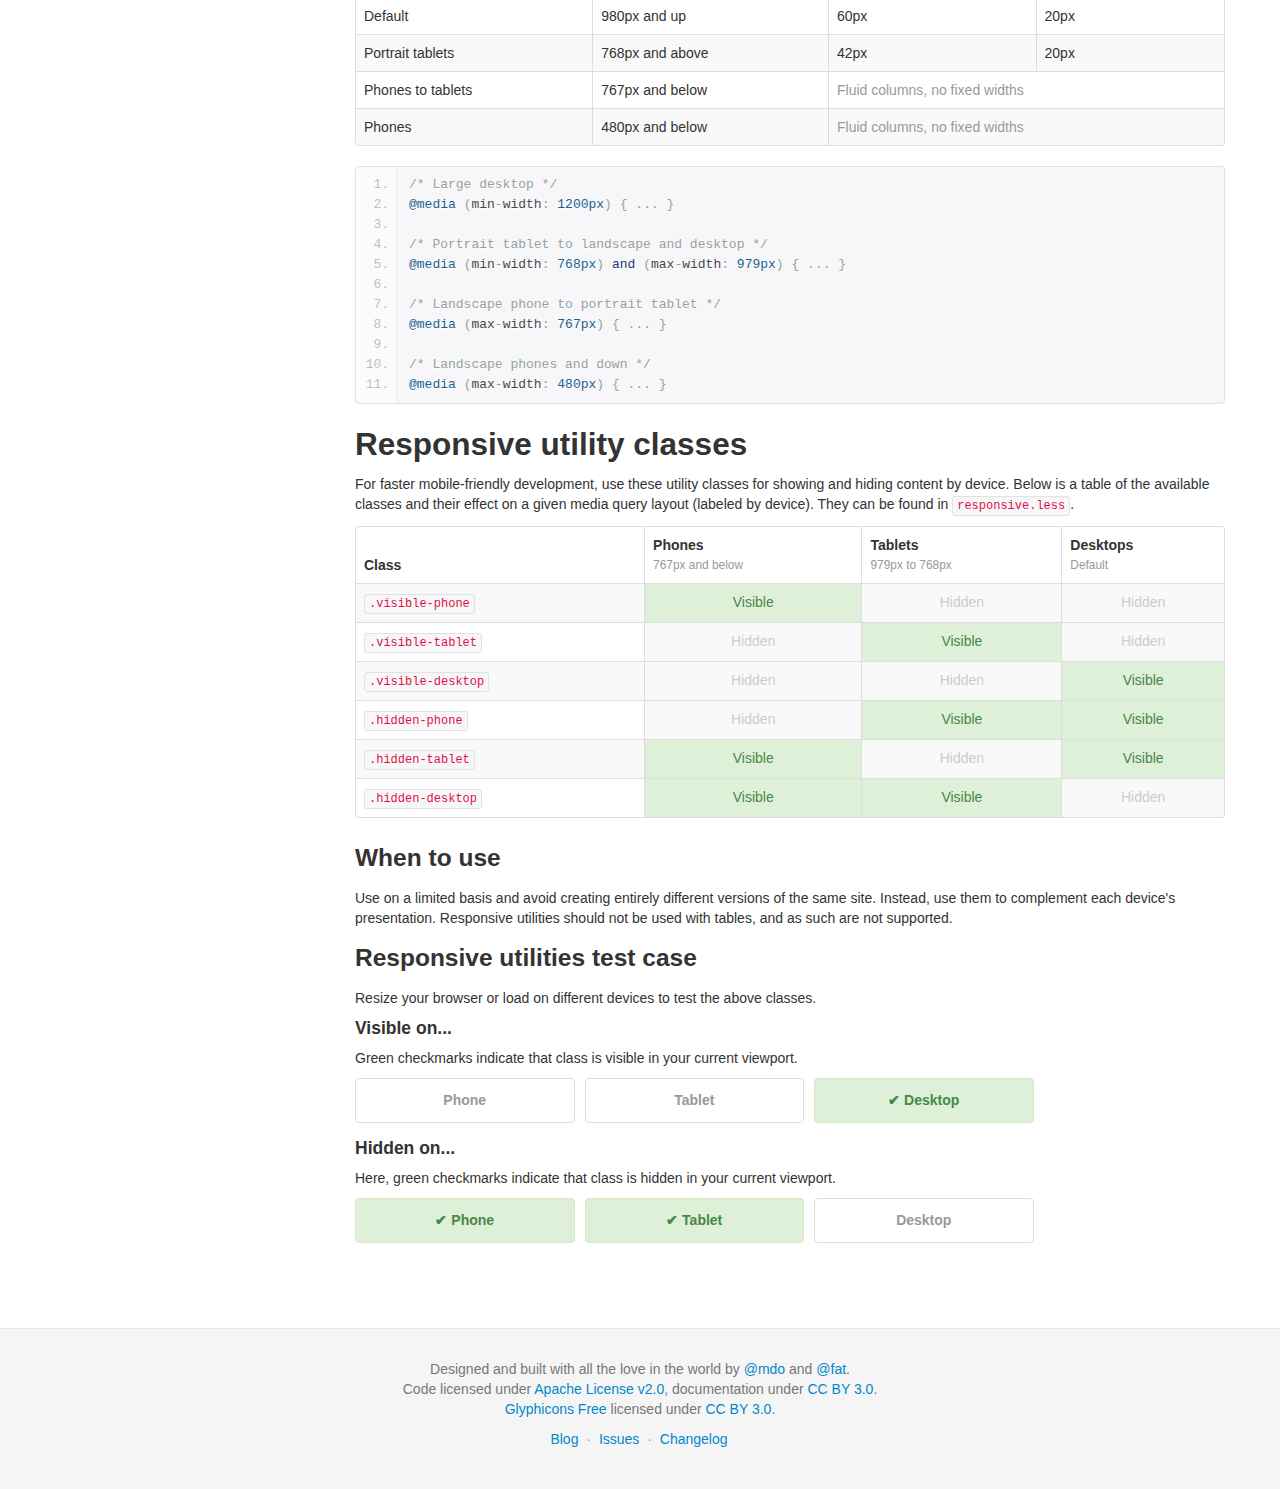
<file: bootstrap/docs/scaffolding.html>
<!DOCTYPE html>
<html lang="en">
  <head>
    <meta charset="utf-8">
    <title>Scaffolding · Bootstrap</title>
    <meta name="viewport" content="width=device-width, initial-scale=1.0">
    <meta name="description" content="">
    <meta name="author" content="">

    <!-- Le styles -->
    <link href="assets/css/bootstrap.css" rel="stylesheet">
    <link href="assets/css/bootstrap-responsive.css" rel="stylesheet">
    <link href="assets/css/docs.css" rel="stylesheet">
    <link href="assets/js/google-code-prettify/prettify.css" rel="stylesheet">

    <!-- Le HTML5 shim, for IE6-8 support of HTML5 elements -->
    <!--[if lt IE 9]>
      <script src="assets/js/html5shiv.js"></script>
    <![endif]-->

    <!-- Le fav and touch icons -->
    <link rel="apple-touch-icon-precomposed" sizes="144x144" href="assets/ico/apple-touch-icon-144-precomposed.png">
    <link rel="apple-touch-icon-precomposed" sizes="114x114" href="assets/ico/apple-touch-icon-114-precomposed.png">
      <link rel="apple-touch-icon-precomposed" sizes="72x72" href="assets/ico/apple-touch-icon-72-precomposed.png">
                    <link rel="apple-touch-icon-precomposed" href="assets/ico/apple-touch-icon-57-precomposed.png">
                                   <link rel="shortcut icon" href="assets/ico/favicon.png">

    <script type="text/javascript">
      var _gaq = _gaq || [];
      _gaq.push(['_setAccount', 'UA-146052-10']);
      _gaq.push(['_trackPageview']);
      (function() {
        var ga = document.createElement('script'); ga.type = 'text/javascript'; ga.async = true;
        ga.src = ('https:' == document.location.protocol ? 'https://ssl' : 'http://www') + '.google-analytics.com/ga.js';
        var s = document.getElementsByTagName('script')[0]; s.parentNode.insertBefore(ga, s);
      })();
    </script>
  </head>

  <body data-spy="scroll" data-target=".bs-docs-sidebar">

    <!-- Navbar
    ================================================== -->
    <div class="navbar navbar-inverse navbar-fixed-top">
      <div class="navbar-inner">
        <div class="container">
          <button type="button" class="btn btn-navbar" data-toggle="collapse" data-target=".nav-collapse">
            <span class="icon-bar"></span>
            <span class="icon-bar"></span>
            <span class="icon-bar"></span>
          </button>
          <a class="brand" href="./index.html">Bootstrap</a>
          <div class="nav-collapse collapse">
            <ul class="nav">
              <li class="">
                <a href="./index.html">Home</a>
              </li>
              <li class="">
                <a href="./getting-started.html">Get started</a>
              </li>
              <li class="active">
                <a href="./scaffolding.html">Scaffolding</a>
              </li>
              <li class="">
                <a href="./base-css.html">Base CSS</a>
              </li>
              <li class="">
                <a href="./components.html">Components</a>
              </li>
              <li class="">
                <a href="./javascript.html">JavaScript</a>
              </li>
              <li class="">
                <a href="./customize.html">Customize</a>
              </li>
            </ul>
          </div>
        </div>
      </div>
    </div>

<!-- Subhead
================================================== -->
<header class="jumbotron subhead" id="overview">
  <div class="container">
    <h1>Scaffolding</h1>
    <p class="lead">Bootstrap is built on responsive 12-column grids, layouts, and components.</p>
  </div>
</header>

  <div class="container">

    <!-- Docs nav
    ================================================== -->
    <div class="row">
      <div class="span3 bs-docs-sidebar">
        <ul class="nav nav-list bs-docs-sidenav">
          <li><a href="#global"><i class="icon-chevron-right"></i> Global styles</a></li>
          <li><a href="#gridSystem"><i class="icon-chevron-right"></i> Grid system</a></li>
          <li><a href="#fluidGridSystem"><i class="icon-chevron-right"></i> Fluid grid system</a></li>
          <li><a href="#layouts"><i class="icon-chevron-right"></i> Layouts</a></li>
          <li><a href="#responsive"><i class="icon-chevron-right"></i> Responsive design</a></li>
        </ul>
      </div>
      <div class="span9">



        <!-- Global Bootstrap settings
        ================================================== -->
        <section id="global">
          <div class="page-header">
            <h1>Global settings</h1>
          </div>

          <h3>Requires HTML5 doctype</h3>
          <p>Bootstrap makes use of certain HTML elements and CSS properties that require the use of the HTML5 doctype. Include it at the beginning of all your projects.</p>
<pre class="prettyprint linenums">
&lt;!DOCTYPE html&gt;
&lt;html lang="en"&gt;
  ...
&lt;/html&gt;
</pre>

          <h3>Typography and links</h3>
          <p>Bootstrap sets basic global display, typography, and link styles. Specifically, we:</p>
          <ul>
            <li>Remove <code>margin</code> on the body</li>
            <li>Set <code>background-color: white;</code> on the <code>body</code></li>
            <li>Use the <code>@baseFontFamily</code>, <code>@baseFontSize</code>, and <code>@baseLineHeight</code> attributes as our typographic base</li>
            <li>Set the global link color via <code>@linkColor</code> and apply link underlines only on <code>:hover</code></li>
          </ul>
          <p>These styles can be found within <strong>scaffolding.less</strong>.</p>

          <h3>Reset via Normalize</h3>
          <p>With Bootstrap 2, the old reset block has been dropped in favor of <a href="http://necolas.github.com/normalize.css/" target="_blank">Normalize.css</a>, a project by <a href="http://twitter.com/necolas" target="_blank">Nicolas Gallagher</a> and <a href="http://twitter.com/jon_neal" target="_blank">Jonathan Neal</a> that also powers the <a href="http://html5boilerplate.com" target="_blank">HTML5 Boilerplate</a>. While we use much of Normalize within our <strong>reset.less</strong>, we have removed some elements specifically for Bootstrap.</p>

        </section>




        <!-- Grid system
        ================================================== -->
        <section id="gridSystem">
          <div class="page-header">
            <h1>Default grid system</h1>
          </div>

          <h2>Live grid example</h2>
          <p>The default Bootstrap grid system utilizes <strong>12 columns</strong>, making for a 940px wide container without <a href="./scaffolding.html#responsive">responsive features</a> enabled. With the responsive CSS file added, the grid adapts to be 724px and 1170px wide depending on your viewport. Below 767px viewports, the columns become fluid and stack vertically.</p>
          <div class="bs-docs-grid">
            <div class="row show-grid">
              <div class="span1">1</div>
              <div class="span1">1</div>
              <div class="span1">1</div>
              <div class="span1">1</div>
              <div class="span1">1</div>
              <div class="span1">1</div>
              <div class="span1">1</div>
              <div class="span1">1</div>
              <div class="span1">1</div>
            </div>
            <div class="row show-grid">
              <div class="span2">2</div>
              <div class="span3">3</div>
              <div class="span4">4</div>
            </div>
            <div class="row show-grid">
              <div class="span4">4</div>
              <div class="span5">5</div>
            </div>
            <div class="row show-grid">
              <div class="span9">9</div>
            </div>
          </div>

          <h3>Basic grid HTML</h3>
          <p>For a simple two column layout, create a <code>.row</code> and add the appropriate number of <code>.span*</code> columns. As this is a 12-column grid, each <code>.span*</code> spans a number of those 12 columns, and should always add up to 12 for each row (or the number of columns in the parent).</p>
<pre class="prettyprint linenums">
&lt;div class="row"&gt;
  &lt;div class="span4"&gt;...&lt;/div&gt;
  &lt;div class="span8"&gt;...&lt;/div&gt;
&lt;/div&gt;
</pre>
          <p>Given this example, we have <code>.span4</code> and <code>.span8</code>, making for 12 total columns and a complete row.</p>

          <h2>Offsetting columns</h2>
          <p>Move columns to the right using <code>.offset*</code> classes. Each class increases the left margin of a column by a whole column. For example, <code>.offset4</code> moves <code>.span4</code> over four columns.</p>
          <div class="bs-docs-grid">
            <div class="row show-grid">
              <div class="span4">4</div>
              <div class="span3 offset2">3 offset 2</div>
            </div><!-- /row -->
            <div class="row show-grid">
              <div class="span3 offset1">3 offset 1</div>
              <div class="span3 offset2">3 offset 2</div>
            </div><!-- /row -->
            <div class="row show-grid">
              <div class="span6 offset3">6 offset 3</div>
            </div><!-- /row -->
          </div>
<pre class="prettyprint linenums">
&lt;div class="row"&gt;
  &lt;div class="span4"&gt;...&lt;/div&gt;
  &lt;div class="span3 offset2"&gt;...&lt;/div&gt;
&lt;/div&gt;
</pre>

          <h2>Nesting columns</h2>
          <p>To nest your content with the default grid, add a new <code>.row</code> and set of <code>.span*</code> columns within an existing <code>.span*</code> column. Nested rows should include a set of columns that add up to the number of columns of its parent.</p>
          <div class="row show-grid">
            <div class="span9">
              Level 1 column
              <div class="row show-grid">
                <div class="span6">
                  Level 2
                </div>
                <div class="span3">
                  Level 2
                </div>
              </div>
            </div>
          </div>
<pre class="prettyprint linenums">
&lt;div class="row"&gt;
  &lt;div class="span9"&gt;
    Level 1 column
    &lt;div class="row"&gt;
      &lt;div class="span6"&gt;Level 2&lt;/div&gt;
      &lt;div class="span3"&gt;Level 2&lt;/div&gt;
    &lt;/div&gt;
  &lt;/div&gt;
&lt;/div&gt;
</pre>
        </section>



        <!-- Fluid grid system
        ================================================== -->
        <section id="fluidGridSystem">
          <div class="page-header">
            <h1>Fluid grid system</h1>
          </div>

          <h2>Live fluid grid example</h2>
          <p>The fluid grid system uses percents instead of pixels for column widths. It has the same responsive capabilities as our fixed grid system, ensuring proper proportions for key screen resolutions and devices.</p>
          <div class="bs-docs-grid">
            <div class="row-fluid show-grid">
              <div class="span1">1</div>
              <div class="span1">1</div>
              <div class="span1">1</div>
              <div class="span1">1</div>
              <div class="span1">1</div>
              <div class="span1">1</div>
              <div class="span1">1</div>
              <div class="span1">1</div>
              <div class="span1">1</div>
              <div class="span1">1</div>
              <div class="span1">1</div>
              <div class="span1">1</div>
            </div>
            <div class="row-fluid show-grid">
              <div class="span4">4</div>
              <div class="span4">4</div>
              <div class="span4">4</div>
            </div>
            <div class="row-fluid show-grid">
              <div class="span4">4</div>
              <div class="span8">8</div>
            </div>
            <div class="row-fluid show-grid">
              <div class="span6">6</div>
              <div class="span6">6</div>
            </div>
            <div class="row-fluid show-grid">
              <div class="span12">12</div>
            </div>
          </div>

          <h3>Basic fluid grid HTML</h3>
          <p>Make any row "fluid" by changing <code>.row</code> to <code>.row-fluid</code>. The column classes stay the exact same, making it easy to flip between fixed and fluid grids.</p>
<pre class="prettyprint linenums">
&lt;div class="row-fluid"&gt;
  &lt;div class="span4"&gt;...&lt;/div&gt;
  &lt;div class="span8"&gt;...&lt;/div&gt;
&lt;/div&gt;
</pre>

          <h2>Fluid offsetting</h2>
          <p>Operates the same way as the fixed grid system offsetting: add <code>.offset*</code> to any column to offset by that many columns.</p>
          <div class="bs-docs-grid">
            <div class="row-fluid show-grid">
              <div class="span4">4</div>
              <div class="span4 offset4">4 offset 4</div>
            </div><!-- /row -->
            <div class="row-fluid show-grid">
              <div class="span3 offset3">3 offset 3</div>
              <div class="span3 offset3">3 offset 3</div>
            </div><!-- /row -->
            <div class="row-fluid show-grid">
              <div class="span6 offset6">6 offset 6</div>
            </div><!-- /row -->
          </div>
<pre class="prettyprint linenums">
&lt;div class="row-fluid"&gt;
  &lt;div class="span4"&gt;...&lt;/div&gt;
  &lt;div class="span4 offset2"&gt;...&lt;/div&gt;
&lt;/div&gt;
</pre>

          <h2>Fluid nesting</h2>
          <p>Fluid grids utilize nesting differently: each nested level of columns should add up to 12 columns. This is because the fluid grid uses percentages, not pixels, for setting widths.</p>
          <div class="row-fluid show-grid">
            <div class="span12">
              Fluid 12
              <div class="row-fluid show-grid">
                <div class="span6">
                  Fluid 6
                  <div class="row-fluid show-grid">
                    <div class="span6">
                      Fluid 6
                    </div>
                    <div class="span6">
                      Fluid 6
                    </div>
                  </div>
                </div>
                <div class="span6">
                  Fluid 6
                </div>
              </div>
            </div>
          </div>
<pre class="prettyprint linenums">
&lt;div class="row-fluid"&gt;
  &lt;div class="span12"&gt;
    Fluid 12
    &lt;div class="row-fluid"&gt;
      &lt;div class="span6"&gt;
        Fluid 6
        &lt;div class="row-fluid"&gt;
          &lt;div class="span6"&gt;Fluid 6&lt;/div&gt;
          &lt;div class="span6"&gt;Fluid 6&lt;/div&gt;
        &lt;/div&gt;
      &lt;/div&gt;
      &lt;div class="span6"&gt;Fluid 6&lt;/div&gt;
    &lt;/div&gt;
  &lt;/div&gt;
&lt;/div&gt;
</pre>

        </section>




        <!-- Layouts (Default and fluid)
        ================================================== -->
        <section id="layouts">
          <div class="page-header">
            <h1>Layouts</h1>
          </div>

          <h2>Fixed layout</h2>
          <p>Provides a common fixed-width (and optionally responsive) layout with only <code>&lt;div class="container"&gt;</code> required.</p>
          <div class="mini-layout">
            <div class="mini-layout-body"></div>
          </div>
<pre class="prettyprint linenums">
&lt;body&gt;
  &lt;div class="container"&gt;
    ...
  &lt;/div&gt;
&lt;/body&gt;
</pre>

          <h2>Fluid layout</h2>
          <p>Create a fluid, two-column page with <code>&lt;div class="container-fluid"&gt;</code>&mdash;great for applications and docs.</p>
          <div class="mini-layout fluid">
            <div class="mini-layout-sidebar"></div>
            <div class="mini-layout-body"></div>
          </div>
<pre class="prettyprint linenums">
&lt;div class="container-fluid"&gt;
  &lt;div class="row-fluid"&gt;
    &lt;div class="span2"&gt;
      &lt;!--Sidebar content--&gt;
    &lt;/div&gt;
    &lt;div class="span10"&gt;
      &lt;!--Body content--&gt;
    &lt;/div&gt;
  &lt;/div&gt;
&lt;/div&gt;
</pre>
        </section>




        <!-- Responsive design
        ================================================== -->
        <section id="responsive">
          <div class="page-header">
            <h1>Responsive design</h1>
          </div>

          <h2>Enabling responsive features</h2>
          <p>Turn on responsive CSS in your project by including the proper meta tag and additional stylesheet within the <code>&lt;head&gt;</code> of your document. If you've compiled Bootstrap from the Customize page, you need only include the meta tag.</p>
<pre class="prettyprint linenums">
&lt;meta name="viewport" content="width=device-width, initial-scale=1.0"&gt;
&lt;link href="assets/css/bootstrap-responsive.css" rel="stylesheet"&gt;
</pre>
          <p><span class="label label-info">Heads up!</span>  Bootstrap doesn't include responsive features by default at this time as not everything needs to be responsive. Instead of encouraging developers to remove this feature, we figure it best to enable it as needed.</p>

          <h2>About responsive Bootstrap</h2>
          <img src="assets/img/responsive-illustrations.png" alt="Responsive devices" style="float: right; margin: 0 0 20px 20px;">
          <p>Media queries allow for custom CSS based on a number of conditions&mdash;ratios, widths, display type, etc&mdash;but usually focuses around <code>min-width</code> and <code>max-width</code>.</p>
          <ul>
            <li>Modify the width of column in our grid</li>
            <li>Stack elements instead of float wherever necessary</li>
            <li>Resize headings and text to be more appropriate for devices</li>
          </ul>
          <p>Use media queries responsibly and only as a start to your mobile audiences. For larger projects, do consider dedicated code bases and not layers of media queries.</p>

          <h2>Supported devices</h2>
          <p>Bootstrap supports a handful of media queries in a single file to help make your projects more appropriate on different devices and screen resolutions. Here's what's included:</p>
          <table class="table table-bordered table-striped">
            <thead>
              <tr>
                <th>Label</th>
                <th>Layout width</th>
                <th>Column width</th>
                <th>Gutter width</th>
              </tr>
            </thead>
            <tbody>
              <tr>
                <td>Large display</td>
                <td>1200px and up</td>
                <td>70px</td>
                <td>30px</td>
              </tr>
              <tr>
                <td>Default</td>
                <td>980px and up</td>
                <td>60px</td>
                <td>20px</td>
              </tr>
              <tr>
                <td>Portrait tablets</td>
                <td>768px and above</td>
                <td>42px</td>
                <td>20px</td>
              </tr>
              <tr>
                <td>Phones to tablets</td>
                <td>767px and below</td>
                <td class="muted" colspan="2">Fluid columns, no fixed widths</td>
              </tr>
              <tr>
                <td>Phones</td>
                <td>480px and below</td>
                <td class="muted" colspan="2">Fluid columns, no fixed widths</td>
              </tr>
            </tbody>
          </table>
<pre class="prettyprint linenums">
/* Large desktop */
@media (min-width: 1200px) { ... }

/* Portrait tablet to landscape and desktop */
@media (min-width: 768px) and (max-width: 979px) { ... }

/* Landscape phone to portrait tablet */
@media (max-width: 767px) { ... }

/* Landscape phones and down */
@media (max-width: 480px) { ... }
</pre>


          <h2>Responsive utility classes</h2>
          <p>For faster mobile-friendly development, use these utility classes for showing and hiding content by device. Below is a table of the available classes and their effect on a given media query layout (labeled by device). They can be found in <code>responsive.less</code>.</p>
          <table class="table table-bordered table-striped responsive-utilities">
            <thead>
              <tr>
                <th>Class</th>
                <th>Phones <small>767px and below</small></th>
                <th>Tablets <small>979px to 768px</small></th>
                <th>Desktops <small>Default</small></th>
              </tr>
            </thead>
            <tbody>
              <tr>
                <th><code>.visible-phone</code></th>
                <td class="is-visible">Visible</td>
                <td class="is-hidden">Hidden</td>
                <td class="is-hidden">Hidden</td>
              </tr>
              <tr>
                <th><code>.visible-tablet</code></th>
                <td class="is-hidden">Hidden</td>
                <td class="is-visible">Visible</td>
                <td class="is-hidden">Hidden</td>
              </tr>
              <tr>
                <th><code>.visible-desktop</code></th>
                <td class="is-hidden">Hidden</td>
                <td class="is-hidden">Hidden</td>
                <td class="is-visible">Visible</td>
              </tr>
              <tr>
                <th><code>.hidden-phone</code></th>
                <td class="is-hidden">Hidden</td>
                <td class="is-visible">Visible</td>
                <td class="is-visible">Visible</td>
              </tr>
              <tr>
                <th><code>.hidden-tablet</code></th>
                <td class="is-visible">Visible</td>
                <td class="is-hidden">Hidden</td>
                <td class="is-visible">Visible</td>
              </tr>
              <tr>
                <th><code>.hidden-desktop</code></th>
                <td class="is-visible">Visible</td>
                <td class="is-visible">Visible</td>
                <td class="is-hidden">Hidden</td>
              </tr>
            </tbody>
          </table>

          <h3>When to use</h3>
          <p>Use on a limited basis and avoid creating entirely different versions of the same site. Instead, use them to complement each device's presentation. Responsive utilities should not be used with tables, and as such are not supported.</p>

          <h3>Responsive utilities test case</h3>
          <p>Resize your browser or load on different devices to test the above classes.</p>
          <h4>Visible on...</h4>
          <p>Green checkmarks indicate that class is visible in your current viewport.</p>
          <ul class="responsive-utilities-test">
            <li>Phone<span class="visible-phone">&#10004; Phone</span></li>
            <li>Tablet<span class="visible-tablet">&#10004; Tablet</span></li>
            <li>Desktop<span class="visible-desktop">&#10004; Desktop</span></li>
          </ul>
          <h4>Hidden on...</h4>
          <p>Here, green checkmarks indicate that class is hidden in your current viewport.</p>
          <ul class="responsive-utilities-test hidden-on">
            <li>Phone<span class="hidden-phone">&#10004; Phone</span></li>
            <li>Tablet<span class="hidden-tablet">&#10004; Tablet</span></li>
            <li>Desktop<span class="hidden-desktop">&#10004; Desktop</span></li>
          </ul>

        </section>



      </div>
    </div>

  </div>



    <!-- Footer
    ================================================== -->
    <footer class="footer">
      <div class="container">
        <p>Designed and built with all the love in the world by <a href="http://twitter.com/mdo" target="_blank">@mdo</a> and <a href="http://twitter.com/fat" target="_blank">@fat</a>.</p>
        <p>Code licensed under <a href="http://www.apache.org/licenses/LICENSE-2.0" target="_blank">Apache License v2.0</a>, documentation under <a href="http://creativecommons.org/licenses/by/3.0/">CC BY 3.0</a>.</p>
        <p><a href="http://glyphicons.com">Glyphicons Free</a> licensed under <a href="http://creativecommons.org/licenses/by/3.0/">CC BY 3.0</a>.</p>
        <ul class="footer-links">
          <li><a href="http://blog.getbootstrap.com">Blog</a></li>
          <li class="muted">&middot;</li>
          <li><a href="https://github.com/twitter/bootstrap/issues?state=open">Issues</a></li>
          <li class="muted">&middot;</li>
          <li><a href="https://github.com/twitter/bootstrap/blob/master/CHANGELOG.md">Changelog</a></li>
        </ul>
      </div>
    </footer>



    <!-- Le javascript
    ================================================== -->
    <!-- Placed at the end of the document so the pages load faster -->
    <script type="text/javascript" src="http://platform.twitter.com/widgets.js"></script>
    <script src="assets/js/jquery.js"></script>
    <script src="assets/js/bootstrap-transition.js"></script>
    <script src="assets/js/bootstrap-alert.js"></script>
    <script src="assets/js/bootstrap-modal.js"></script>
    <script src="assets/js/bootstrap-dropdown.js"></script>
    <script src="assets/js/bootstrap-scrollspy.js"></script>
    <script src="assets/js/bootstrap-tab.js"></script>
    <script src="assets/js/bootstrap-tooltip.js"></script>
    <script src="assets/js/bootstrap-popover.js"></script>
    <script src="assets/js/bootstrap-button.js"></script>
    <script src="assets/js/bootstrap-collapse.js"></script>
    <script src="assets/js/bootstrap-carousel.js"></script>
    <script src="assets/js/bootstrap-typeahead.js"></script>
    <script src="assets/js/bootstrap-affix.js"></script>

    <script src="assets/js/holder/holder.js"></script>
    <script src="assets/js/google-code-prettify/prettify.js"></script>

    <script src="assets/js/application.js"></script>


    <!-- Analytics
    ================================================== -->
    <script>
      var _gauges = _gauges || [];
      (function() {
        var t   = document.createElement('script');
        t.type  = 'text/javascript';
        t.async = true;
        t.id    = 'gauges-tracker';
        t.setAttribute('data-site-id', '4f0dc9fef5a1f55508000013');
        t.src = '//secure.gaug.es/track.js';
        var s = document.getElementsByTagName('script')[0];
        s.parentNode.insertBefore(t, s);
      })();
    </script>

  </body>
</html>
</file>
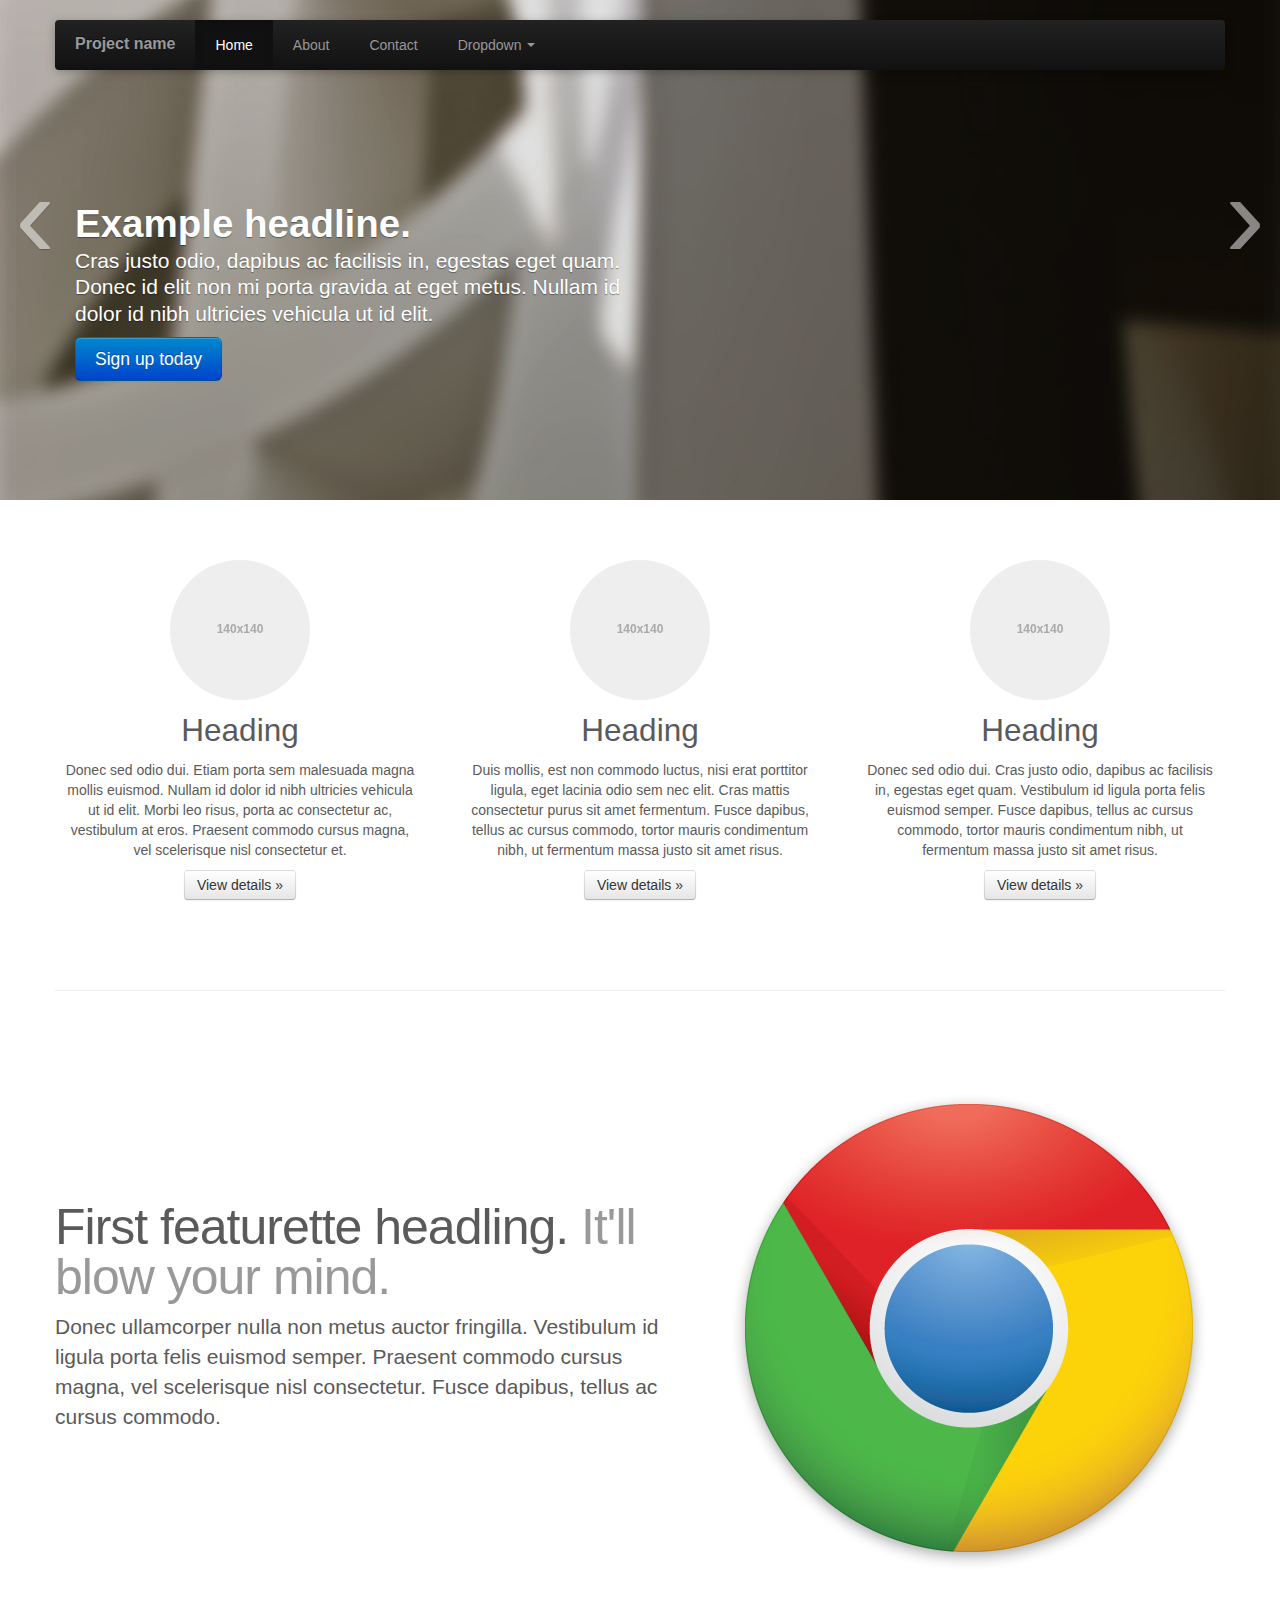
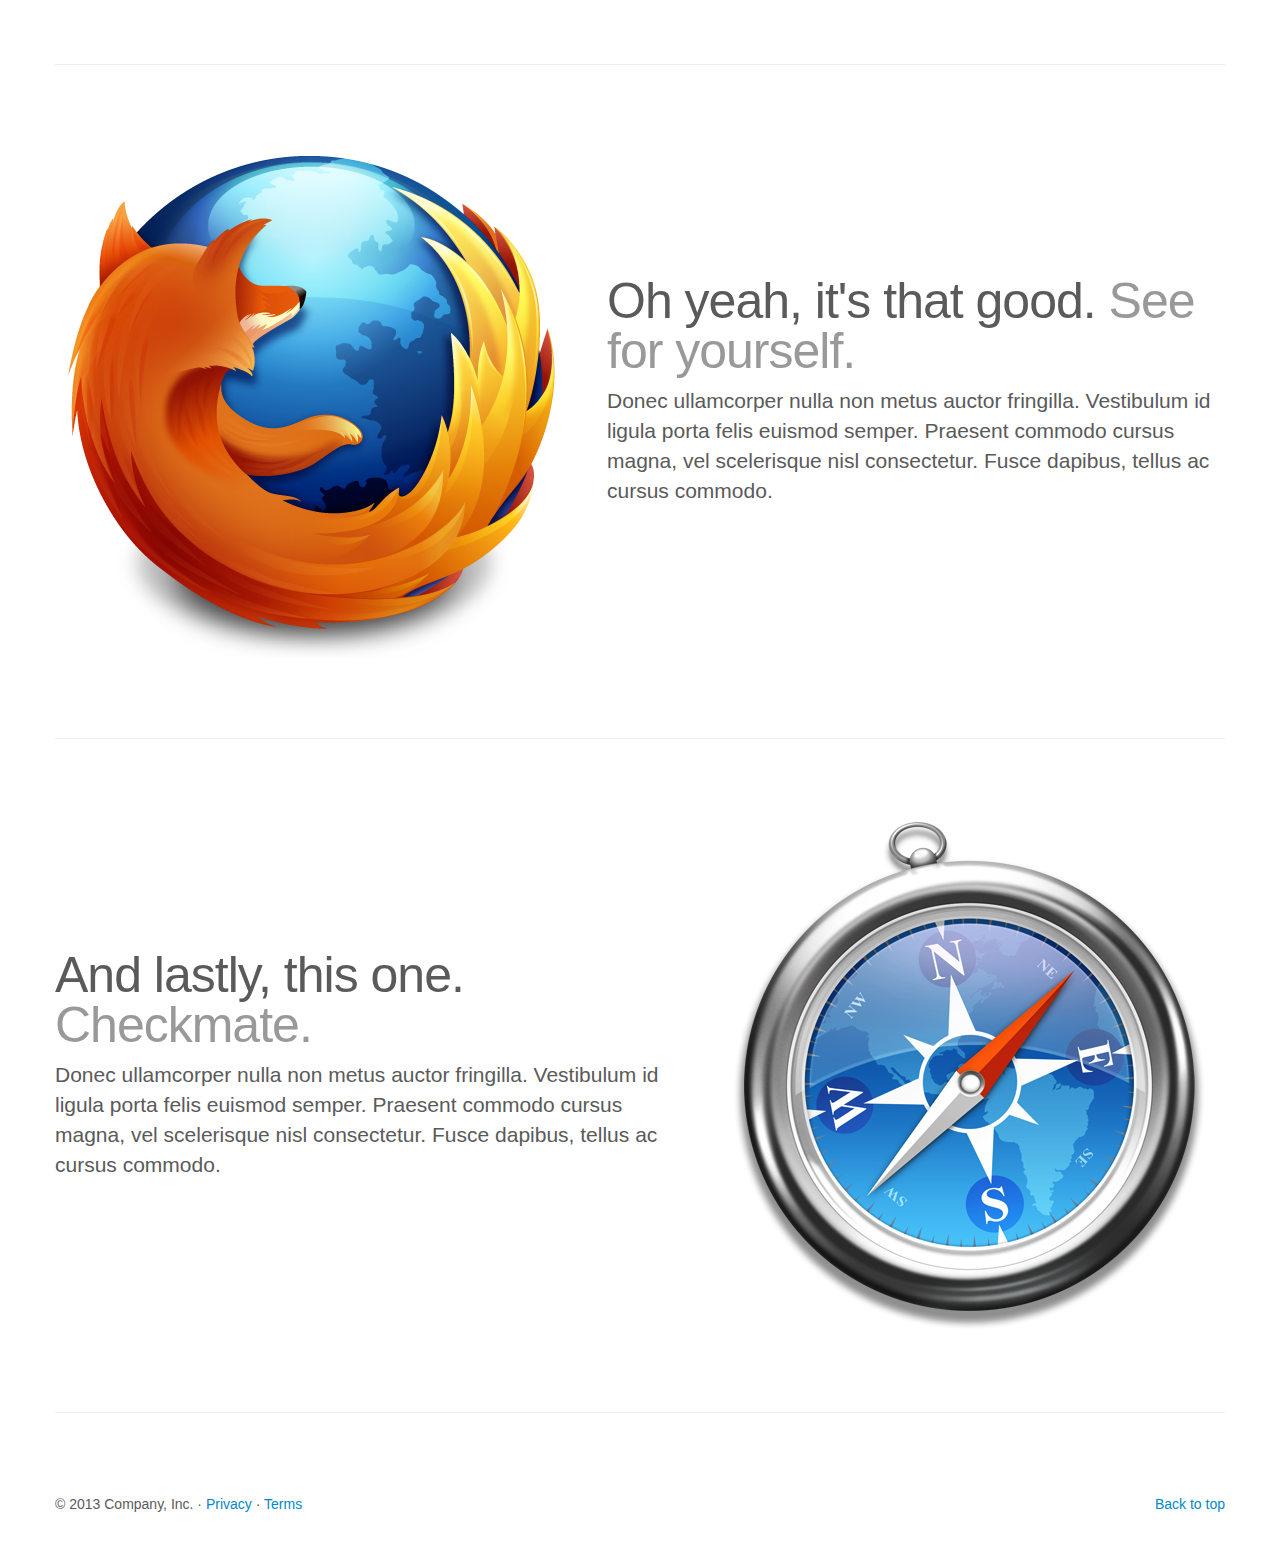
<file: bootstrap/docs/examples/carousel.html>
<!DOCTYPE html>
<html lang="en">
  <head>
    <meta charset="utf-8">
    <title>Carousel Template &middot; Bootstrap</title>
    <meta name="viewport" content="width=device-width, initial-scale=1.0">
    <meta name="description" content="">
    <meta name="author" content="">

    <!-- Le styles -->
    <link href="../assets/css/bootstrap.css" rel="stylesheet">
    <link href="../assets/css/bootstrap-responsive.css" rel="stylesheet">
    <style>

    /* GLOBAL STYLES
    -------------------------------------------------- */
    /* Padding below the footer and lighter body text */

    body {
      padding-bottom: 40px;
      color: #5a5a5a;
    }



    /* CUSTOMIZE THE NAVBAR
    -------------------------------------------------- */

    /* Special class on .container surrounding .navbar, used for positioning it into place. */
    .navbar-wrapper {
      position: absolute;
      top: 0;
      left: 0;
      right: 0;
      z-index: 10;
      margin-top: 20px;
      margin-bottom: -90px; /* Negative margin to pull up carousel. 90px is roughly margins and height of navbar. */
    }
    .navbar-wrapper .navbar {

    }

    /* Remove border and change up box shadow for more contrast */
    .navbar .navbar-inner {
      border: 0;
      -webkit-box-shadow: 0 2px 10px rgba(0,0,0,.25);
         -moz-box-shadow: 0 2px 10px rgba(0,0,0,.25);
              box-shadow: 0 2px 10px rgba(0,0,0,.25);
    }

    /* Downsize the brand/project name a bit */
    .navbar .brand {
      padding: 14px 20px 16px; /* Increase vertical padding to match navbar links */
      font-size: 16px;
      font-weight: bold;
      text-shadow: 0 -1px 0 rgba(0,0,0,.5);
    }

    /* Navbar links: increase padding for taller navbar */
    .navbar .nav > li > a {
      padding: 15px 20px;
    }

    /* Offset the responsive button for proper vertical alignment */
    .navbar .btn-navbar {
      margin-top: 10px;
    }



    /* CUSTOMIZE THE CAROUSEL
    -------------------------------------------------- */

    /* Carousel base class */
    .carousel {
      margin-bottom: 60px;
    }

    .carousel .container {
      position: relative;
      z-index: 9;
    }

    .carousel-control {
      height: 80px;
      margin-top: 0;
      font-size: 120px;
      text-shadow: 0 1px 1px rgba(0,0,0,.4);
      background-color: transparent;
      border: 0;
      z-index: 10;
    }

    .carousel .item {
      height: 500px;
    }
    .carousel img {
      position: absolute;
      top: 0;
      left: 0;
      min-width: 100%;
      height: 500px;
    }

    .carousel-caption {
      background-color: transparent;
      position: static;
      max-width: 550px;
      padding: 0 20px;
      margin-top: 200px;
    }
    .carousel-caption h1,
    .carousel-caption .lead {
      margin: 0;
      line-height: 1.25;
      color: #fff;
      text-shadow: 0 1px 1px rgba(0,0,0,.4);
    }
    .carousel-caption .btn {
      margin-top: 10px;
    }



    /* MARKETING CONTENT
    -------------------------------------------------- */

    /* Center align the text within the three columns below the carousel */
    .marketing .span4 {
      text-align: center;
    }
    .marketing h2 {
      font-weight: normal;
    }
    .marketing .span4 p {
      margin-left: 10px;
      margin-right: 10px;
    }


    /* Featurettes
    ------------------------- */

    .featurette-divider {
      margin: 80px 0; /* Space out the Bootstrap <hr> more */
    }
    .featurette {
      padding-top: 120px; /* Vertically center images part 1: add padding above and below text. */
      overflow: hidden; /* Vertically center images part 2: clear their floats. */
    }
    .featurette-image {
      margin-top: -120px; /* Vertically center images part 3: negative margin up the image the same amount of the padding to center it. */
    }

    /* Give some space on the sides of the floated elements so text doesn't run right into it. */
    .featurette-image.pull-left {
      margin-right: 40px;
    }
    .featurette-image.pull-right {
      margin-left: 40px;
    }

    /* Thin out the marketing headings */
    .featurette-heading {
      font-size: 50px;
      font-weight: 300;
      line-height: 1;
      letter-spacing: -1px;
    }



    /* RESPONSIVE CSS
    -------------------------------------------------- */

    @media (max-width: 979px) {

      .container.navbar-wrapper {
        margin-bottom: 0;
        width: auto;
      }
      .navbar-inner {
        border-radius: 0;
        margin: -20px 0;
      }

      .carousel .item {
        height: 500px;
      }
      .carousel img {
        width: auto;
        height: 500px;
      }

      .featurette {
        height: auto;
        padding: 0;
      }
      .featurette-image.pull-left,
      .featurette-image.pull-right {
        display: block;
        float: none;
        max-width: 40%;
        margin: 0 auto 20px;
      }
    }


    @media (max-width: 767px) {

      .navbar-inner {
        margin: -20px;
      }

      .carousel {
        margin-left: -20px;
        margin-right: -20px;
      }
      .carousel .container {

      }
      .carousel .item {
        height: 300px;
      }
      .carousel img {
        height: 300px;
      }
      .carousel-caption {
        width: 65%;
        padding: 0 70px;
        margin-top: 100px;
      }
      .carousel-caption h1 {
        font-size: 30px;
      }
      .carousel-caption .lead,
      .carousel-caption .btn {
        font-size: 18px;
      }

      .marketing .span4 + .span4 {
        margin-top: 40px;
      }

      .featurette-heading {
        font-size: 30px;
      }
      .featurette .lead {
        font-size: 18px;
        line-height: 1.5;
      }

    }
    </style>

    <!-- HTML5 shim, for IE6-8 support of HTML5 elements -->
    <!--[if lt IE 9]>
      <script src="../assets/js/html5shiv.js"></script>
    <![endif]-->

    <!-- Fav and touch icons -->
    <link rel="apple-touch-icon-precomposed" sizes="144x144" href="../assets/ico/apple-touch-icon-144-precomposed.png">
    <link rel="apple-touch-icon-precomposed" sizes="114x114" href="../assets/ico/apple-touch-icon-114-precomposed.png">
      <link rel="apple-touch-icon-precomposed" sizes="72x72" href="../assets/ico/apple-touch-icon-72-precomposed.png">
                    <link rel="apple-touch-icon-precomposed" href="../assets/ico/apple-touch-icon-57-precomposed.png">
                                   <link rel="shortcut icon" href="../assets/ico/favicon.png">
  </head>

  <body>



    <!-- NAVBAR
    ================================================== -->
    <div class="navbar-wrapper">
      <!-- Wrap the .navbar in .container to center it within the absolutely positioned parent. -->
      <div class="container">

        <div class="navbar navbar-inverse">
          <div class="navbar-inner">
            <!-- Responsive Navbar Part 1: Button for triggering responsive navbar (not covered in tutorial). Include responsive CSS to utilize. -->
            <button type="button" class="btn btn-navbar" data-toggle="collapse" data-target=".nav-collapse">
              <span class="icon-bar"></span>
              <span class="icon-bar"></span>
              <span class="icon-bar"></span>
            </button>
            <a class="brand" href="#">Project name</a>
            <!-- Responsive Navbar Part 2: Place all navbar contents you want collapsed withing .navbar-collapse.collapse. -->
            <div class="nav-collapse collapse">
              <ul class="nav">
                <li class="active"><a href="#">Home</a></li>
                <li><a href="#about">About</a></li>
                <li><a href="#contact">Contact</a></li>
                <!-- Read about Bootstrap dropdowns at http://twitter.github.com/bootstrap/javascript.html#dropdowns -->
                <li class="dropdown">
                  <a href="#" class="dropdown-toggle" data-toggle="dropdown">Dropdown <b class="caret"></b></a>
                  <ul class="dropdown-menu">
                    <li><a href="#">Action</a></li>
                    <li><a href="#">Another action</a></li>
                    <li><a href="#">Something else here</a></li>
                    <li class="divider"></li>
                    <li class="nav-header">Nav header</li>
                    <li><a href="#">Separated link</a></li>
                    <li><a href="#">One more separated link</a></li>
                  </ul>
                </li>
              </ul>
            </div><!--/.nav-collapse -->
          </div><!-- /.navbar-inner -->
        </div><!-- /.navbar -->

      </div> <!-- /.container -->
    </div><!-- /.navbar-wrapper -->



    <!-- Carousel
    ================================================== -->
    <div id="myCarousel" class="carousel slide">
      <div class="carousel-inner">
        <div class="item active">
          <img src="../assets/img/examples/slide-01.jpg" alt="">
          <div class="container">
            <div class="carousel-caption">
              <h1>Example headline.</h1>
              <p class="lead">Cras justo odio, dapibus ac facilisis in, egestas eget quam. Donec id elit non mi porta gravida at eget metus. Nullam id dolor id nibh ultricies vehicula ut id elit.</p>
              <a class="btn btn-large btn-primary" href="#">Sign up today</a>
            </div>
          </div>
        </div>
        <div class="item">
          <img src="../assets/img/examples/slide-02.jpg" alt="">
          <div class="container">
            <div class="carousel-caption">
              <h1>Another example headline.</h1>
              <p class="lead">Cras justo odio, dapibus ac facilisis in, egestas eget quam. Donec id elit non mi porta gravida at eget metus. Nullam id dolor id nibh ultricies vehicula ut id elit.</p>
              <a class="btn btn-large btn-primary" href="#">Learn more</a>
            </div>
          </div>
        </div>
        <div class="item">
          <img src="../assets/img/examples/slide-03.jpg" alt="">
          <div class="container">
            <div class="carousel-caption">
              <h1>One more for good measure.</h1>
              <p class="lead">Cras justo odio, dapibus ac facilisis in, egestas eget quam. Donec id elit non mi porta gravida at eget metus. Nullam id dolor id nibh ultricies vehicula ut id elit.</p>
              <a class="btn btn-large btn-primary" href="#">Browse gallery</a>
            </div>
          </div>
        </div>
      </div>
      <a class="left carousel-control" href="#myCarousel" data-slide="prev">&lsaquo;</a>
      <a class="right carousel-control" href="#myCarousel" data-slide="next">&rsaquo;</a>
    </div><!-- /.carousel -->



    <!-- Marketing messaging and featurettes
    ================================================== -->
    <!-- Wrap the rest of the page in another container to center all the content. -->

    <div class="container marketing">

      <!-- Three columns of text below the carousel -->
      <div class="row">
        <div class="span4">
          <img class="img-circle" data-src="holder.js/140x140">
          <h2>Heading</h2>
          <p>Donec sed odio dui. Etiam porta sem malesuada magna mollis euismod. Nullam id dolor id nibh ultricies vehicula ut id elit. Morbi leo risus, porta ac consectetur ac, vestibulum at eros. Praesent commodo cursus magna, vel scelerisque nisl consectetur et.</p>
          <p><a class="btn" href="#">View details &raquo;</a></p>
        </div><!-- /.span4 -->
        <div class="span4">
          <img class="img-circle" data-src="holder.js/140x140">
          <h2>Heading</h2>
          <p>Duis mollis, est non commodo luctus, nisi erat porttitor ligula, eget lacinia odio sem nec elit. Cras mattis consectetur purus sit amet fermentum. Fusce dapibus, tellus ac cursus commodo, tortor mauris condimentum nibh, ut fermentum massa justo sit amet risus.</p>
          <p><a class="btn" href="#">View details &raquo;</a></p>
        </div><!-- /.span4 -->
        <div class="span4">
          <img class="img-circle" data-src="holder.js/140x140">
          <h2>Heading</h2>
          <p>Donec sed odio dui. Cras justo odio, dapibus ac facilisis in, egestas eget quam. Vestibulum id ligula porta felis euismod semper. Fusce dapibus, tellus ac cursus commodo, tortor mauris condimentum nibh, ut fermentum massa justo sit amet risus.</p>
          <p><a class="btn" href="#">View details &raquo;</a></p>
        </div><!-- /.span4 -->
      </div><!-- /.row -->


      <!-- START THE FEATURETTES -->

      <hr class="featurette-divider">

      <div class="featurette">
        <img class="featurette-image pull-right" src="../assets/img/examples/browser-icon-chrome.png">
        <h2 class="featurette-heading">First featurette headling. <span class="muted">It'll blow your mind.</span></h2>
        <p class="lead">Donec ullamcorper nulla non metus auctor fringilla. Vestibulum id ligula porta felis euismod semper. Praesent commodo cursus magna, vel scelerisque nisl consectetur. Fusce dapibus, tellus ac cursus commodo.</p>
      </div>

      <hr class="featurette-divider">

      <div class="featurette">
        <img class="featurette-image pull-left" src="../assets/img/examples/browser-icon-firefox.png">
        <h2 class="featurette-heading">Oh yeah, it's that good. <span class="muted">See for yourself.</span></h2>
        <p class="lead">Donec ullamcorper nulla non metus auctor fringilla. Vestibulum id ligula porta felis euismod semper. Praesent commodo cursus magna, vel scelerisque nisl consectetur. Fusce dapibus, tellus ac cursus commodo.</p>
      </div>

      <hr class="featurette-divider">

      <div class="featurette">
        <img class="featurette-image pull-right" src="../assets/img/examples/browser-icon-safari.png">
        <h2 class="featurette-heading">And lastly, this one. <span class="muted">Checkmate.</span></h2>
        <p class="lead">Donec ullamcorper nulla non metus auctor fringilla. Vestibulum id ligula porta felis euismod semper. Praesent commodo cursus magna, vel scelerisque nisl consectetur. Fusce dapibus, tellus ac cursus commodo.</p>
      </div>

      <hr class="featurette-divider">

      <!-- /END THE FEATURETTES -->


      <!-- FOOTER -->
      <footer>
        <p class="pull-right"><a href="#">Back to top</a></p>
        <p>&copy; 2013 Company, Inc. &middot; <a href="#">Privacy</a> &middot; <a href="#">Terms</a></p>
      </footer>

    </div><!-- /.container -->



    <!-- Le javascript
    ================================================== -->
    <!-- Placed at the end of the document so the pages load faster -->
    <script src="../assets/js/jquery.js"></script>
    <script src="../assets/js/bootstrap-transition.js"></script>
    <script src="../assets/js/bootstrap-alert.js"></script>
    <script src="../assets/js/bootstrap-modal.js"></script>
    <script src="../assets/js/bootstrap-dropdown.js"></script>
    <script src="../assets/js/bootstrap-scrollspy.js"></script>
    <script src="../assets/js/bootstrap-tab.js"></script>
    <script src="../assets/js/bootstrap-tooltip.js"></script>
    <script src="../assets/js/bootstrap-popover.js"></script>
    <script src="../assets/js/bootstrap-button.js"></script>
    <script src="../assets/js/bootstrap-collapse.js"></script>
    <script src="../assets/js/bootstrap-carousel.js"></script>
    <script src="../assets/js/bootstrap-typeahead.js"></script>
    <script>
      !function ($) {
        $(function(){
          // carousel demo
          $('#myCarousel').carousel()
        })
      }(window.jQuery)
    </script>
    <script src="../assets/js/holder/holder.js"></script>
  </body>
</html>
</file>
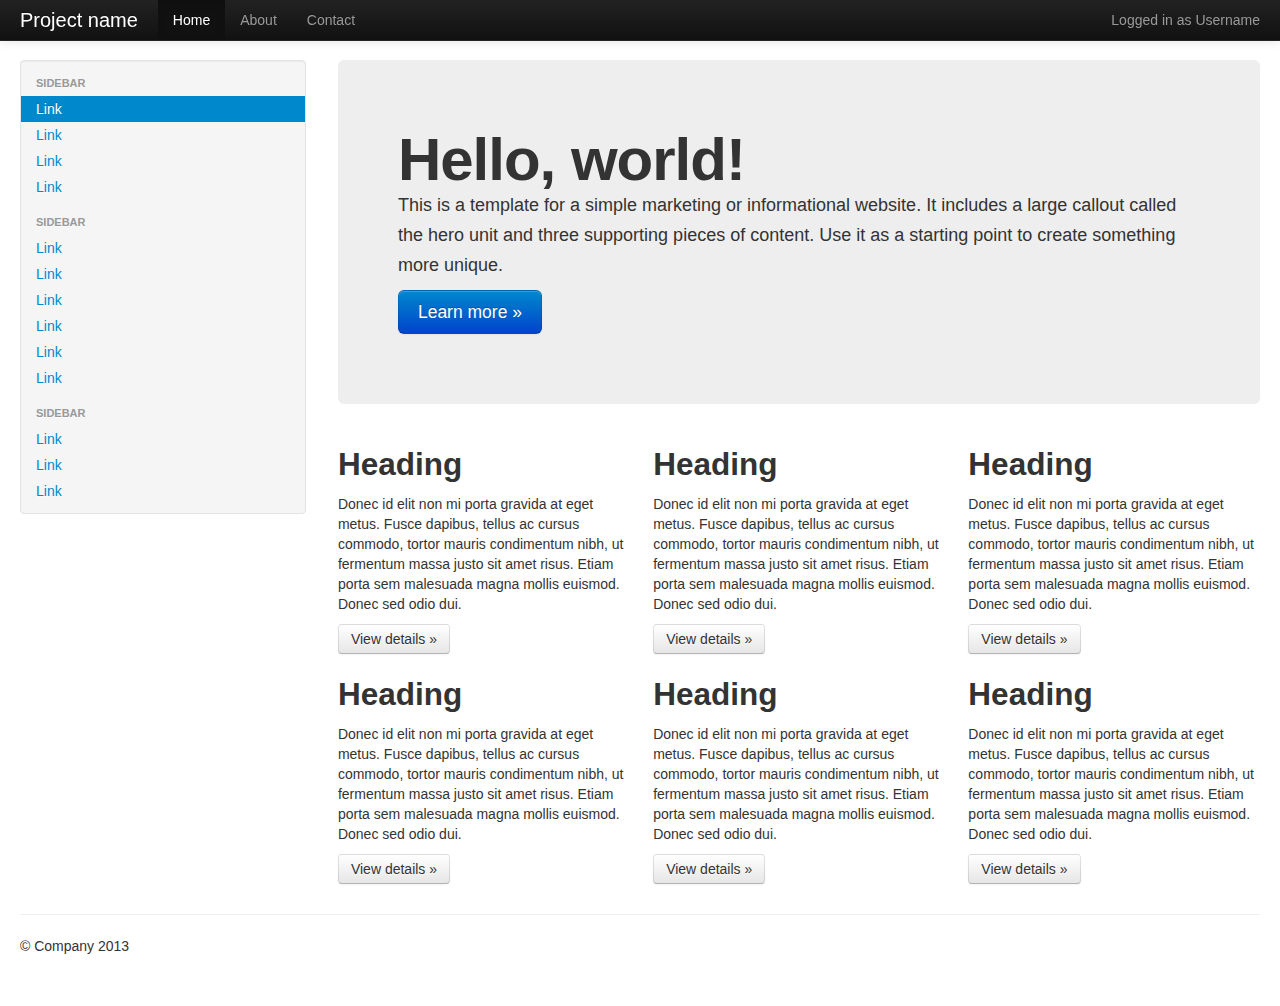
<file: bootstrap/docs/examples/fluid.html>
<!DOCTYPE html>
<html lang="en">
  <head>
    <meta charset="utf-8">
    <title>Bootstrap, from Twitter</title>
    <meta name="viewport" content="width=device-width, initial-scale=1.0">
    <meta name="description" content="">
    <meta name="author" content="">

    <!-- Le styles -->
    <link href="../assets/css/bootstrap.css" rel="stylesheet">
    <style type="text/css">
      body {
        padding-top: 60px;
        padding-bottom: 40px;
      }
      .sidebar-nav {
        padding: 9px 0;
      }

      @media (max-width: 980px) {
        /* Enable use of floated navbar text */
        .navbar-text.pull-right {
          float: none;
          padding-left: 5px;
          padding-right: 5px;
        }
      }
    </style>
    <link href="../assets/css/bootstrap-responsive.css" rel="stylesheet">

    <!-- HTML5 shim, for IE6-8 support of HTML5 elements -->
    <!--[if lt IE 9]>
      <script src="../assets/js/html5shiv.js"></script>
    <![endif]-->

    <!-- Fav and touch icons -->
    <link rel="apple-touch-icon-precomposed" sizes="144x144" href="../assets/ico/apple-touch-icon-144-precomposed.png">
    <link rel="apple-touch-icon-precomposed" sizes="114x114" href="../assets/ico/apple-touch-icon-114-precomposed.png">
      <link rel="apple-touch-icon-precomposed" sizes="72x72" href="../assets/ico/apple-touch-icon-72-precomposed.png">
                    <link rel="apple-touch-icon-precomposed" href="../assets/ico/apple-touch-icon-57-precomposed.png">
                                   <link rel="shortcut icon" href="../assets/ico/favicon.png">
  </head>

  <body>

    <div class="navbar navbar-inverse navbar-fixed-top">
      <div class="navbar-inner">
        <div class="container-fluid">
          <button type="button" class="btn btn-navbar" data-toggle="collapse" data-target=".nav-collapse">
            <span class="icon-bar"></span>
            <span class="icon-bar"></span>
            <span class="icon-bar"></span>
          </button>
          <a class="brand" href="#">Project name</a>
          <div class="nav-collapse collapse">
            <p class="navbar-text pull-right">
              Logged in as <a href="#" class="navbar-link">Username</a>
            </p>
            <ul class="nav">
              <li class="active"><a href="#">Home</a></li>
              <li><a href="#about">About</a></li>
              <li><a href="#contact">Contact</a></li>
            </ul>
          </div><!--/.nav-collapse -->
        </div>
      </div>
    </div>

    <div class="container-fluid">
      <div class="row-fluid">
        <div class="span3">
          <div class="well sidebar-nav">
            <ul class="nav nav-list">
              <li class="nav-header">Sidebar</li>
              <li class="active"><a href="#">Link</a></li>
              <li><a href="#">Link</a></li>
              <li><a href="#">Link</a></li>
              <li><a href="#">Link</a></li>
              <li class="nav-header">Sidebar</li>
              <li><a href="#">Link</a></li>
              <li><a href="#">Link</a></li>
              <li><a href="#">Link</a></li>
              <li><a href="#">Link</a></li>
              <li><a href="#">Link</a></li>
              <li><a href="#">Link</a></li>
              <li class="nav-header">Sidebar</li>
              <li><a href="#">Link</a></li>
              <li><a href="#">Link</a></li>
              <li><a href="#">Link</a></li>
            </ul>
          </div><!--/.well -->
        </div><!--/span-->
        <div class="span9">
          <div class="hero-unit">
            <h1>Hello, world!</h1>
            <p>This is a template for a simple marketing or informational website. It includes a large callout called the hero unit and three supporting pieces of content. Use it as a starting point to create something more unique.</p>
            <p><a href="#" class="btn btn-primary btn-large">Learn more &raquo;</a></p>
          </div>
          <div class="row-fluid">
            <div class="span4">
              <h2>Heading</h2>
              <p>Donec id elit non mi porta gravida at eget metus. Fusce dapibus, tellus ac cursus commodo, tortor mauris condimentum nibh, ut fermentum massa justo sit amet risus. Etiam porta sem malesuada magna mollis euismod. Donec sed odio dui. </p>
              <p><a class="btn" href="#">View details &raquo;</a></p>
            </div><!--/span-->
            <div class="span4">
              <h2>Heading</h2>
              <p>Donec id elit non mi porta gravida at eget metus. Fusce dapibus, tellus ac cursus commodo, tortor mauris condimentum nibh, ut fermentum massa justo sit amet risus. Etiam porta sem malesuada magna mollis euismod. Donec sed odio dui. </p>
              <p><a class="btn" href="#">View details &raquo;</a></p>
            </div><!--/span-->
            <div class="span4">
              <h2>Heading</h2>
              <p>Donec id elit non mi porta gravida at eget metus. Fusce dapibus, tellus ac cursus commodo, tortor mauris condimentum nibh, ut fermentum massa justo sit amet risus. Etiam porta sem malesuada magna mollis euismod. Donec sed odio dui. </p>
              <p><a class="btn" href="#">View details &raquo;</a></p>
            </div><!--/span-->
          </div><!--/row-->
          <div class="row-fluid">
            <div class="span4">
              <h2>Heading</h2>
              <p>Donec id elit non mi porta gravida at eget metus. Fusce dapibus, tellus ac cursus commodo, tortor mauris condimentum nibh, ut fermentum massa justo sit amet risus. Etiam porta sem malesuada magna mollis euismod. Donec sed odio dui. </p>
              <p><a class="btn" href="#">View details &raquo;</a></p>
            </div><!--/span-->
            <div class="span4">
              <h2>Heading</h2>
              <p>Donec id elit non mi porta gravida at eget metus. Fusce dapibus, tellus ac cursus commodo, tortor mauris condimentum nibh, ut fermentum massa justo sit amet risus. Etiam porta sem malesuada magna mollis euismod. Donec sed odio dui. </p>
              <p><a class="btn" href="#">View details &raquo;</a></p>
            </div><!--/span-->
            <div class="span4">
              <h2>Heading</h2>
              <p>Donec id elit non mi porta gravida at eget metus. Fusce dapibus, tellus ac cursus commodo, tortor mauris condimentum nibh, ut fermentum massa justo sit amet risus. Etiam porta sem malesuada magna mollis euismod. Donec sed odio dui. </p>
              <p><a class="btn" href="#">View details &raquo;</a></p>
            </div><!--/span-->
          </div><!--/row-->
        </div><!--/span-->
      </div><!--/row-->

      <hr>

      <footer>
        <p>&copy; Company 2013</p>
      </footer>

    </div><!--/.fluid-container-->

    <!-- Le javascript
    ================================================== -->
    <!-- Placed at the end of the document so the pages load faster -->
    <script src="../assets/js/jquery.js"></script>
    <script src="../assets/js/bootstrap-transition.js"></script>
    <script src="../assets/js/bootstrap-alert.js"></script>
    <script src="../assets/js/bootstrap-modal.js"></script>
    <script src="../assets/js/bootstrap-dropdown.js"></script>
    <script src="../assets/js/bootstrap-scrollspy.js"></script>
    <script src="../assets/js/bootstrap-tab.js"></script>
    <script src="../assets/js/bootstrap-tooltip.js"></script>
    <script src="../assets/js/bootstrap-popover.js"></script>
    <script src="../assets/js/bootstrap-button.js"></script>
    <script src="../assets/js/bootstrap-collapse.js"></script>
    <script src="../assets/js/bootstrap-carousel.js"></script>
    <script src="../assets/js/bootstrap-typeahead.js"></script>

  </body>
</html>
</file>
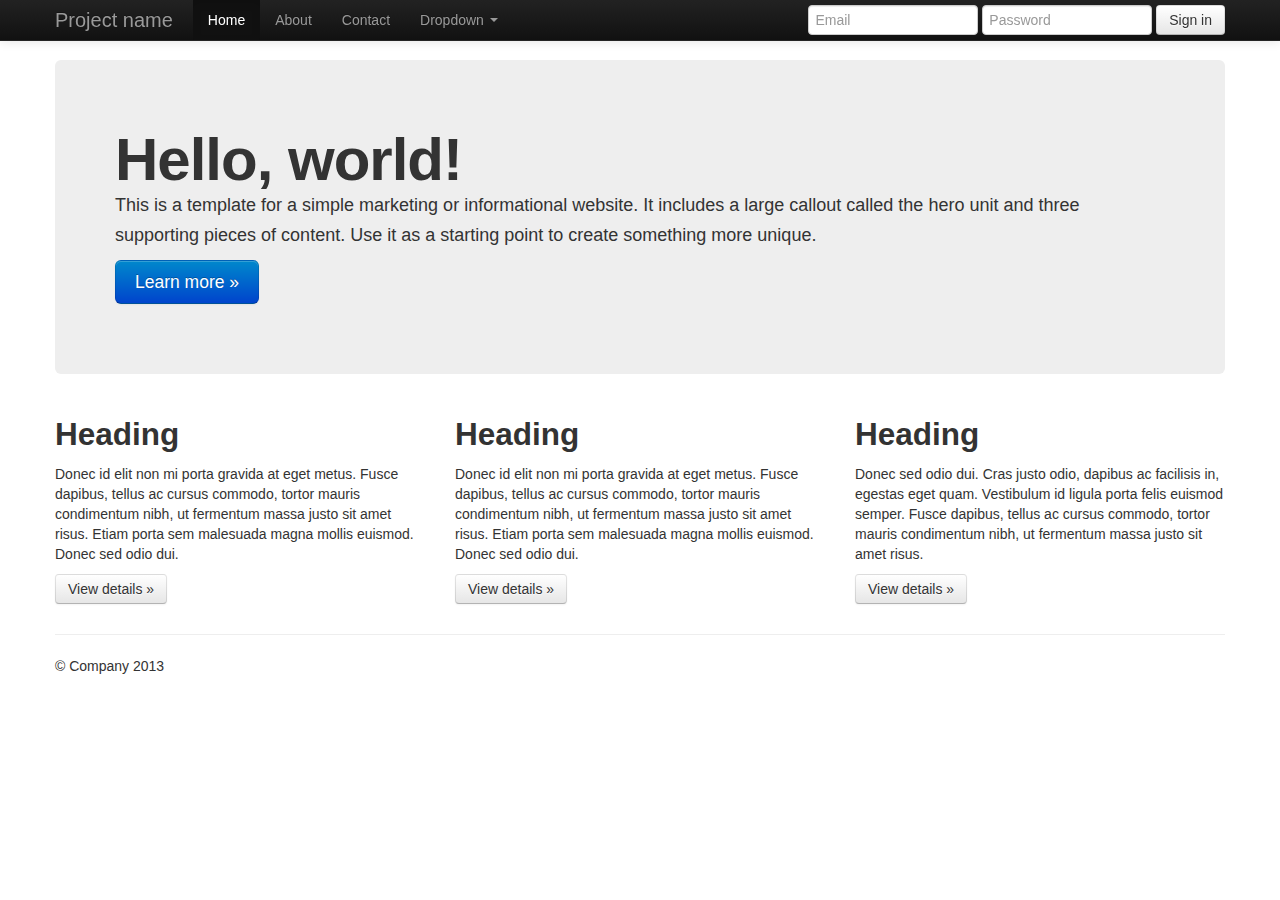
<file: bootstrap/docs/examples/hero.html>
<!DOCTYPE html>
<html lang="en">
  <head>
    <meta charset="utf-8">
    <title>Bootstrap, from Twitter</title>
    <meta name="viewport" content="width=device-width, initial-scale=1.0">
    <meta name="description" content="">
    <meta name="author" content="">

    <!-- Le styles -->
    <link href="../assets/css/bootstrap.css" rel="stylesheet">
    <style type="text/css">
      body {
        padding-top: 60px;
        padding-bottom: 40px;
      }
    </style>
    <link href="../assets/css/bootstrap-responsive.css" rel="stylesheet">

    <!-- HTML5 shim, for IE6-8 support of HTML5 elements -->
    <!--[if lt IE 9]>
      <script src="../assets/js/html5shiv.js"></script>
    <![endif]-->

    <!-- Fav and touch icons -->
    <link rel="apple-touch-icon-precomposed" sizes="144x144" href="../assets/ico/apple-touch-icon-144-precomposed.png">
    <link rel="apple-touch-icon-precomposed" sizes="114x114" href="../assets/ico/apple-touch-icon-114-precomposed.png">
      <link rel="apple-touch-icon-precomposed" sizes="72x72" href="../assets/ico/apple-touch-icon-72-precomposed.png">
                    <link rel="apple-touch-icon-precomposed" href="../assets/ico/apple-touch-icon-57-precomposed.png">
                                   <link rel="shortcut icon" href="../assets/ico/favicon.png">
  </head>

  <body>

    <div class="navbar navbar-inverse navbar-fixed-top">
      <div class="navbar-inner">
        <div class="container">
          <button type="button" class="btn btn-navbar" data-toggle="collapse" data-target=".nav-collapse">
            <span class="icon-bar"></span>
            <span class="icon-bar"></span>
            <span class="icon-bar"></span>
          </button>
          <a class="brand" href="#">Project name</a>
          <div class="nav-collapse collapse">
            <ul class="nav">
              <li class="active"><a href="#">Home</a></li>
              <li><a href="#about">About</a></li>
              <li><a href="#contact">Contact</a></li>
              <li class="dropdown">
                <a href="#" class="dropdown-toggle" data-toggle="dropdown">Dropdown <b class="caret"></b></a>
                <ul class="dropdown-menu">
                  <li><a href="#">Action</a></li>
                  <li><a href="#">Another action</a></li>
                  <li><a href="#">Something else here</a></li>
                  <li class="divider"></li>
                  <li class="nav-header">Nav header</li>
                  <li><a href="#">Separated link</a></li>
                  <li><a href="#">One more separated link</a></li>
                </ul>
              </li>
            </ul>
            <form class="navbar-form pull-right">
              <input class="span2" type="text" placeholder="Email">
              <input class="span2" type="password" placeholder="Password">
              <button type="submit" class="btn">Sign in</button>
            </form>
          </div><!--/.nav-collapse -->
        </div>
      </div>
    </div>

    <div class="container">

      <!-- Main hero unit for a primary marketing message or call to action -->
      <div class="hero-unit">
        <h1>Hello, world!</h1>
        <p>This is a template for a simple marketing or informational website. It includes a large callout called the hero unit and three supporting pieces of content. Use it as a starting point to create something more unique.</p>
        <p><a href="#" class="btn btn-primary btn-large">Learn more &raquo;</a></p>
      </div>

      <!-- Example row of columns -->
      <div class="row">
        <div class="span4">
          <h2>Heading</h2>
          <p>Donec id elit non mi porta gravida at eget metus. Fusce dapibus, tellus ac cursus commodo, tortor mauris condimentum nibh, ut fermentum massa justo sit amet risus. Etiam porta sem malesuada magna mollis euismod. Donec sed odio dui. </p>
          <p><a class="btn" href="#">View details &raquo;</a></p>
        </div>
        <div class="span4">
          <h2>Heading</h2>
          <p>Donec id elit non mi porta gravida at eget metus. Fusce dapibus, tellus ac cursus commodo, tortor mauris condimentum nibh, ut fermentum massa justo sit amet risus. Etiam porta sem malesuada magna mollis euismod. Donec sed odio dui. </p>
          <p><a class="btn" href="#">View details &raquo;</a></p>
       </div>
        <div class="span4">
          <h2>Heading</h2>
          <p>Donec sed odio dui. Cras justo odio, dapibus ac facilisis in, egestas eget quam. Vestibulum id ligula porta felis euismod semper. Fusce dapibus, tellus ac cursus commodo, tortor mauris condimentum nibh, ut fermentum massa justo sit amet risus.</p>
          <p><a class="btn" href="#">View details &raquo;</a></p>
        </div>
      </div>

      <hr>

      <footer>
        <p>&copy; Company 2013</p>
      </footer>

    </div> <!-- /container -->

    <!-- Le javascript
    ================================================== -->
    <!-- Placed at the end of the document so the pages load faster -->
    <script src="../assets/js/jquery.js"></script>
    <script src="../assets/js/bootstrap-transition.js"></script>
    <script src="../assets/js/bootstrap-alert.js"></script>
    <script src="../assets/js/bootstrap-modal.js"></script>
    <script src="../assets/js/bootstrap-dropdown.js"></script>
    <script src="../assets/js/bootstrap-scrollspy.js"></script>
    <script src="../assets/js/bootstrap-tab.js"></script>
    <script src="../assets/js/bootstrap-tooltip.js"></script>
    <script src="../assets/js/bootstrap-popover.js"></script>
    <script src="../assets/js/bootstrap-button.js"></script>
    <script src="../assets/js/bootstrap-collapse.js"></script>
    <script src="../assets/js/bootstrap-carousel.js"></script>
    <script src="../assets/js/bootstrap-typeahead.js"></script>

  </body>
</html>
</file>
<file: bootstrap/docs/assets/js/google-code-prettify/prettify.css>
.com { color: #93a1a1; }
.lit { color: #195f91; }
.pun, .opn, .clo { color: #93a1a1; }
.fun { color: #dc322f; }
.str, .atv { color: #D14; }
.kwd, .prettyprint .tag { color: #1e347b; }
.typ, .atn, .dec, .var { color: teal; }
.pln { color: #48484c; }

.prettyprint {
  padding: 8px;
  background-color: #f7f7f9;
  border: 1px solid #e1e1e8;
}
.prettyprint.linenums {
  -webkit-box-shadow: inset 40px 0 0 #fbfbfc, inset 41px 0 0 #ececf0;
     -moz-box-shadow: inset 40px 0 0 #fbfbfc, inset 41px 0 0 #ececf0;
          box-shadow: inset 40px 0 0 #fbfbfc, inset 41px 0 0 #ececf0;
}

/* Specify class=linenums on a pre to get line numbering */
ol.linenums {
  margin: 0 0 0 33px; /* IE indents via margin-left */
}
ol.linenums li {
  padding-left: 12px;
  color: #bebec5;
  line-height: 20px;
  text-shadow: 0 1px 0 #fff;
}
</file>
<file: bootstrap/docs/assets/css/docs.css>
/* Add additional stylesheets below
-------------------------------------------------- */
/*
  Bootstrap's documentation styles
  Special styles for presenting Bootstrap's documentation and examples
*/



/* Body and structure
-------------------------------------------------- */

body {
  position: relative;
  padding-top: 40px;
}

/* Code in headings */
h3 code {
  font-size: 14px;
  font-weight: normal;
}



/* Tweak navbar brand link to be super sleek
-------------------------------------------------- */

body > .navbar {
  font-size: 13px;
}

/* Change the docs' brand */
body > .navbar .brand {
  padding-right: 0;
  padding-left: 0;
  margin-left: 20px;
  float: right;
  font-weight: bold;
  color: #000;
  text-shadow: 0 1px 0 rgba(255,255,255,.1), 0 0 30px rgba(255,255,255,.125);
  -webkit-transition: all .2s linear;
     -moz-transition: all .2s linear;
          transition: all .2s linear;
}
body > .navbar .brand:hover {
  text-decoration: none;
  text-shadow: 0 1px 0 rgba(255,255,255,.1), 0 0 30px rgba(255,255,255,.4);
}


/* Sections
-------------------------------------------------- */

/* padding for in-page bookmarks and fixed navbar */
section {
  padding-top: 30px;
}
section > .page-header,
section > .lead {
  color: #5a5a5a;
}
section > ul li {
  margin-bottom: 5px;
}

/* Separators (hr) */
.bs-docs-separator {
  margin: 40px 0 39px;
}

/* Faded out hr */
hr.soften {
  height: 1px;
  margin: 70px 0;
  background-image: -webkit-linear-gradient(left, rgba(0,0,0,0), rgba(0,0,0,.1), rgba(0,0,0,0));
  background-image:    -moz-linear-gradient(left, rgba(0,0,0,0), rgba(0,0,0,.1), rgba(0,0,0,0));
  background-image:     -ms-linear-gradient(left, rgba(0,0,0,0), rgba(0,0,0,.1), rgba(0,0,0,0));
  background-image:      -o-linear-gradient(left, rgba(0,0,0,0), rgba(0,0,0,.1), rgba(0,0,0,0));
  border: 0;
}



/* Jumbotrons
-------------------------------------------------- */

/* Base class
------------------------- */
.jumbotron {
  position: relative;
  padding: 40px 0;
  color: #fff;
  text-align: center;
  text-shadow: 0 1px 3px rgba(0,0,0,.4), 0 0 30px rgba(0,0,0,.075);
  background: #020031; /* Old browsers */
  background: -moz-linear-gradient(45deg,  #020031 0%, #6d3353 100%); /* FF3.6+ */
  background: -webkit-gradient(linear, left bottom, right top, color-stop(0%,#020031), color-stop(100%,#6d3353)); /* Chrome,Safari4+ */
  background: -webkit-linear-gradient(45deg,  #020031 0%,#6d3353 100%); /* Chrome10+,Safari5.1+ */
  background: -o-linear-gradient(45deg,  #020031 0%,#6d3353 100%); /* Opera 11.10+ */
  background: -ms-linear-gradient(45deg,  #020031 0%,#6d3353 100%); /* IE10+ */
  background: linear-gradient(45deg,  #020031 0%,#6d3353 100%); /* W3C */
  filter: progid:DXImageTransform.Microsoft.gradient( startColorstr='#020031', endColorstr='#6d3353',GradientType=1 ); /* IE6-9 fallback on horizontal gradient */
  -webkit-box-shadow: inset 0 3px 7px rgba(0,0,0,.2), inset 0 -3px 7px rgba(0,0,0,.2);
     -moz-box-shadow: inset 0 3px 7px rgba(0,0,0,.2), inset 0 -3px 7px rgba(0,0,0,.2);
          box-shadow: inset 0 3px 7px rgba(0,0,0,.2), inset 0 -3px 7px rgba(0,0,0,.2);
}
.jumbotron h1 {
  font-size: 80px;
  font-weight: bold;
  letter-spacing: -1px;
  line-height: 1;
}
.jumbotron p {
  font-size: 24px;
  font-weight: 300;
  line-height: 1.25;
  margin-bottom: 30px;
}

/* Link styles (used on .masthead-links as well) */
.jumbotron a {
  color: #fff;
  color: rgba(255,255,255,.5);
  -webkit-transition: all .2s ease-in-out;
     -moz-transition: all .2s ease-in-out;
          transition: all .2s ease-in-out;
}
.jumbotron a:hover {
  color: #fff;
  text-shadow: 0 0 10px rgba(255,255,255,.25);
}

/* Download button */
.masthead .btn {
  padding: 19px 24px;
  font-size: 24px;
  font-weight: 200;
  color: #fff; /* redeclare to override the `.jumbotron a` */
  border: 0;
  -webkit-border-radius: 6px;
     -moz-border-radius: 6px;
          border-radius: 6px;
  -webkit-box-shadow: inset 0 1px 0 rgba(255,255,255,.1), 0 1px 5px rgba(0,0,0,.25);
     -moz-box-shadow: inset 0 1px 0 rgba(255,255,255,.1), 0 1px 5px rgba(0,0,0,.25);
          box-shadow: inset 0 1px 0 rgba(255,255,255,.1), 0 1px 5px rgba(0,0,0,.25);
  -webkit-transition: none;
     -moz-transition: none;
          transition: none;
}
.masthead .btn:hover {
  -webkit-box-shadow: inset 0 1px 0 rgba(255,255,255,.1), 0 1px 5px rgba(0,0,0,.25);
     -moz-box-shadow: inset 0 1px 0 rgba(255,255,255,.1), 0 1px 5px rgba(0,0,0,.25);
          box-shadow: inset 0 1px 0 rgba(255,255,255,.1), 0 1px 5px rgba(0,0,0,.25);
}
.masthead .btn:active {
  -webkit-box-shadow: inset 0 2px 4px rgba(0,0,0,.1), 0 1px 0 rgba(255,255,255,.1);
     -moz-box-shadow: inset 0 2px 4px rgba(0,0,0,.1), 0 1px 0 rgba(255,255,255,.1);
          box-shadow: inset 0 2px 4px rgba(0,0,0,.1), 0 1px 0 rgba(255,255,255,.1);
}


/* Pattern overlay
------------------------- */
.jumbotron .container {
  position: relative;
  z-index: 2;
}
.jumbotron:after {
  content: '';
  display: block;
  position: absolute;
  top: 0;
  right: 0;
  bottom: 0;
  left: 0;
  background: url(../img/bs-docs-masthead-pattern.png) repeat center center;
  opacity: .4;
}
@media
only screen and (-webkit-min-device-pixel-ratio: 2),
only screen and (   min--moz-device-pixel-ratio: 2),
only screen and (     -o-min-device-pixel-ratio: 2/1) {

  .jumbotron:after {
    background-size: 150px 150px;
  }

}

/* Masthead (docs home)
------------------------- */
.masthead {
  padding: 70px 0 80px;
  margin-bottom: 0;
  color: #fff;
}
.masthead h1 {
  font-size: 120px;
  line-height: 1;
  letter-spacing: -2px;
}
.masthead p {
  font-size: 40px;
  font-weight: 200;
  line-height: 1.25;
}

/* Textual links in masthead */
.masthead-links {
  margin: 0;
  list-style: none;
}
.masthead-links li {
  display: inline;
  padding: 0 10px;
  color: rgba(255,255,255,.25);
}

/* Social proof buttons from GitHub & Twitter */
.bs-docs-social {
  padding: 15px 0;
  text-align: center;
  background-color: #f5f5f5;
  border-top: 1px solid #fff;
  border-bottom: 1px solid #ddd;
}

/* Quick links on Home */
.bs-docs-social-buttons {
  margin-left: 0;
  margin-bottom: 0;
  padding-left: 0;
  list-style: none;
}
.bs-docs-social-buttons li {
  display: inline-block;
  padding: 5px 8px;
  line-height: 1;
  *display: inline;
  *zoom: 1;
}

/* Subhead (other pages)
------------------------- */
.subhead {
  text-align: left;
  border-bottom: 1px solid #ddd;
}
.subhead h1 {
  font-size: 60px;
}
.subhead p {
  margin-bottom: 20px;
}
.subhead .navbar {
  display: none;
}



/* Marketing section of Overview
-------------------------------------------------- */

.marketing {
  text-align: center;
  color: #5a5a5a;
}
.marketing h1 {
  margin: 60px 0 10px;
  font-size: 60px;
  font-weight: 200;
  line-height: 1;
  letter-spacing: -1px;
}
.marketing h2 {
  font-weight: 200;
  margin-bottom: 5px;
}
.marketing p {
  font-size: 16px;
  line-height: 1.5;
}
.marketing .marketing-byline {
  margin-bottom: 40px;
  font-size: 20px;
  font-weight: 300;
  line-height: 1.25;
  color: #999;
}
.marketing-img {
  display: block;
  margin: 0 auto 30px;
  max-height: 145px;
}



/* Footer
-------------------------------------------------- */

.footer {
  text-align: center;
  padding: 30px 0;
  margin-top: 70px;
  border-top: 1px solid #e5e5e5;
  background-color: #f5f5f5;
}
.footer p {
  margin-bottom: 0;
  color: #777;
}
.footer-links {
  margin: 10px 0;
}
.footer-links li {
  display: inline;
  padding: 0 2px;
}
.footer-links li:first-child {
  padding-left: 0;
}



/* Special grid styles
-------------------------------------------------- */

.show-grid {
  margin-top: 10px;
  margin-bottom: 20px;
}
.show-grid [class*="span"] {
  background-color: #eee;
  text-align: center;
  -webkit-border-radius: 3px;
     -moz-border-radius: 3px;
          border-radius: 3px;
  min-height: 40px;
  line-height: 40px;
}
.show-grid [class*="span"]:hover {
  background-color: #ddd;
}
.show-grid .show-grid {
  margin-top: 0;
  margin-bottom: 0;
}
.show-grid .show-grid [class*="span"] {
  margin-top: 5px;
}
.show-grid [class*="span"] [class*="span"] {
  background-color: #ccc;
}
.show-grid [class*="span"] [class*="span"] [class*="span"] {
  background-color: #999;
}



/* Mini layout previews
-------------------------------------------------- */
.mini-layout {
  border: 1px solid #ddd;
  -webkit-border-radius: 6px;
     -moz-border-radius: 6px;
          border-radius: 6px;
  -webkit-box-shadow: 0 1px 2px rgba(0,0,0,.075);
     -moz-box-shadow: 0 1px 2px rgba(0,0,0,.075);
          box-shadow: 0 1px 2px rgba(0,0,0,.075);
}
.mini-layout,
.mini-layout .mini-layout-body,
.mini-layout.fluid .mini-layout-sidebar {
  height: 300px;
}
.mini-layout {
  margin-bottom: 20px;
  padding: 9px;
}
.mini-layout div {
  -webkit-border-radius: 3px;
     -moz-border-radius: 3px;
          border-radius: 3px;
}
.mini-layout .mini-layout-body {
  background-color: #dceaf4;
  margin: 0 auto;
  width: 70%;
}
.mini-layout.fluid .mini-layout-sidebar,
.mini-layout.fluid .mini-layout-header,
.mini-layout.fluid .mini-layout-body {
  float: left;
}
.mini-layout.fluid .mini-layout-sidebar {
  background-color: #bbd8e9;
  width: 20%;
}
.mini-layout.fluid .mini-layout-body {
  width: 77.5%;
  margin-left: 2.5%;
}



/* Download page
-------------------------------------------------- */

.download .page-header {
  margin-top: 36px;
}
.page-header .toggle-all {
  margin-top: 5px;
}

/* Space out h3s when following a section */
.download h3 {
  margin-bottom: 5px;
}
.download-builder input + h3,
.download-builder .checkbox + h3 {
  margin-top: 9px;
}

/* Fields for variables */
.download-builder input[type=text] {
  margin-bottom: 9px;
  font-family: Menlo, Monaco, "Courier New", monospace;
  font-size: 12px;
  color: #d14;
}
.download-builder input[type=text]:focus {
  background-color: #fff;
}

/* Custom, larger checkbox labels */
.download .checkbox {
  padding: 6px 10px 6px 25px;
  font-size: 13px;
  line-height: 18px;
  color: #555;
  background-color: #f9f9f9;
  -webkit-border-radius: 3px;
     -moz-border-radius: 3px;
          border-radius: 3px;
  cursor: pointer;
}
.download .checkbox:hover {
  color: #333;
  background-color: #f5f5f5;
}
.download .checkbox small {
  font-size: 12px;
  color: #777;
}

/* Variables section */
#variables label {
  margin-bottom: 0;
}

/* Giant download button */
.download-btn {
  margin: 36px 0 108px;
}
#download p,
#download h4 {
  max-width: 50%;
  margin: 0 auto;
  color: #999;
  text-align: center;
}
#download h4 {
  margin-bottom: 0;
}
#download p {
  margin-bottom: 18px;
}
.download-btn .btn {
  display: block;
  width: auto;
  padding: 19px 24px;
  margin-bottom: 27px;
  font-size: 30px;
  line-height: 1;
  text-align: center;
  -webkit-border-radius: 6px;
     -moz-border-radius: 6px;
          border-radius: 6px;
}



/* Misc
-------------------------------------------------- */

/* Make tables spaced out a bit more */
h2 + table,
h3 + table,
h4 + table,
h2 + .row {
  margin-top: 5px;
}

/* Example sites showcase */
.example-sites {
  xmargin-left: 20px;
}
.example-sites img {
  max-width: 100%;
  margin: 0 auto;
}

.scrollspy-example {
  height: 200px;
  overflow: auto;
  position: relative;
}


/* Fake the :focus state to demo it */
.focused {
  border-color: rgba(82,168,236,.8);
  -webkit-box-shadow: inset 0 1px 3px rgba(0,0,0,.1), 0 0 8px rgba(82,168,236,.6);
     -moz-box-shadow: inset 0 1px 3px rgba(0,0,0,.1), 0 0 8px rgba(82,168,236,.6);
          box-shadow: inset 0 1px 3px rgba(0,0,0,.1), 0 0 8px rgba(82,168,236,.6);
  outline: 0;
}

/* For input sizes, make them display block */
.docs-input-sizes select,
.docs-input-sizes input[type=text] {
  display: block;
  margin-bottom: 9px;
}

/* Icons
------------------------- */
.the-icons {
  margin-left: 0;
  list-style: none;
}
.the-icons li {
  float: left;
  width: 25%;
  line-height: 25px;
}
.the-icons i:hover {
  background-color: rgba(255,0,0,.25);
}

/* Example page
------------------------- */
.bootstrap-examples h4 {
  margin: 10px 0 5px;
}
.bootstrap-examples p {
  font-size: 13px;
  line-height: 18px;
}
.bootstrap-examples .thumbnail {
  margin-bottom: 9px;
  background-color: #fff;
}



/* Bootstrap code examples
-------------------------------------------------- */

/* Base class */
.bs-docs-example {
  position: relative;
  margin: 15px 0;
  padding: 39px 19px 14px;
  *padding-top: 19px;
  background-color: #fff;
  border: 1px solid #ddd;
  -webkit-border-radius: 4px;
     -moz-border-radius: 4px;
          border-radius: 4px;
}

/* Echo out a label for the example */
.bs-docs-example:after {
  content: "Example";
  position: absolute;
  top: -1px;
  left: -1px;
  padding: 3px 7px;
  font-size: 12px;
  font-weight: bold;
  background-color: #f5f5f5;
  border: 1px solid #ddd;
  color: #9da0a4;
  -webkit-border-radius: 4px 0 4px 0;
     -moz-border-radius: 4px 0 4px 0;
          border-radius: 4px 0 4px 0;
}

/* Remove spacing between an example and it's code */
.bs-docs-example + .prettyprint {
  margin-top: -20px;
  padding-top: 15px;
}

/* Tweak examples
------------------------- */
.bs-docs-example > p:last-child {
  margin-bottom: 0;
}
.bs-docs-example .table,
.bs-docs-example .progress,
.bs-docs-example .well,
.bs-docs-example .alert,
.bs-docs-example .hero-unit,
.bs-docs-example .pagination,
.bs-docs-example .navbar,
.bs-docs-example > .nav,
.bs-docs-example blockquote {
  margin-bottom: 5px;
}
.bs-docs-example .pagination {
  margin-top: 0;
}
.bs-navbar-top-example,
.bs-navbar-bottom-example {
  z-index: 1;
  padding: 0;
  height: 90px;
  overflow: hidden; /* cut the drop shadows off */
}
.bs-navbar-top-example .navbar-fixed-top,
.bs-navbar-bottom-example .navbar-fixed-bottom {
  margin-left: 0;
  margin-right: 0;
}
.bs-navbar-top-example {
  -webkit-border-radius: 0 0 4px 4px;
     -moz-border-radius: 0 0 4px 4px;
          border-radius: 0 0 4px 4px;
}
.bs-navbar-top-example:after {
  top: auto;
  bottom: -1px;
  -webkit-border-radius: 0 4px 0 4px;
     -moz-border-radius: 0 4px 0 4px;
          border-radius: 0 4px 0 4px;
}
.bs-navbar-bottom-example {
  -webkit-border-radius: 4px 4px 0 0;
     -moz-border-radius: 4px 4px 0 0;
          border-radius: 4px 4px 0 0;
}
.bs-navbar-bottom-example .navbar {
  margin-bottom: 0;
}
form.bs-docs-example {
  padding-bottom: 19px;
}

/* Images */
.bs-docs-example-images img {
  margin: 10px;
  display: inline-block;
}

/* Tooltips */
.bs-docs-tooltip-examples {
  text-align: center;
  margin: 0 0 10px;
  list-style: none;
}
.bs-docs-tooltip-examples li {
  display: inline;
  padding: 0 10px;
}

/* Popovers */
.bs-docs-example-popover {
  padding-bottom: 24px;
  background-color: #f9f9f9;
}
.bs-docs-example-popover .popover {
  position: relative;
  display: block;
  float: left;
  width: 260px;
  margin: 20px;
}

/* Dropdowns */
.bs-docs-example-submenus {
  min-height: 180px;
}
.bs-docs-example-submenus > .pull-left + .pull-left {
  margin-left: 20px;
}
.bs-docs-example-submenus .dropup > .dropdown-menu,
.bs-docs-example-submenus .dropdown > .dropdown-menu {
  display: block;
  position: static;
  margin-bottom: 5px;
  *width: 180px;
}



/* Responsive docs
-------------------------------------------------- */

/* Utility classes table
------------------------- */
.responsive-utilities th small {
  display: block;
  font-weight: normal;
  color: #999;
}
.responsive-utilities tbody th {
  font-weight: normal;
}
.responsive-utilities td {
  text-align: center;
}
.responsive-utilities td.is-visible {
  color: #468847;
  background-color: #dff0d8 !important;
}
.responsive-utilities td.is-hidden {
  color: #ccc;
  background-color: #f9f9f9 !important;
}

/* Responsive tests
------------------------- */
.responsive-utilities-test {
  margin-top: 5px;
  margin-left: 0;
  list-style: none;
  overflow: hidden; /* clear floats */
}
.responsive-utilities-test li {
  position: relative;
  float: left;
  width: 25%;
  height: 43px;
  font-size: 14px;
  font-weight: bold;
  line-height: 43px;
  color: #999;
  text-align: center;
  border: 1px solid #ddd;
  -webkit-border-radius: 4px;
     -moz-border-radius: 4px;
          border-radius: 4px;
}
.responsive-utilities-test li + li {
  margin-left: 10px;
}
.responsive-utilities-test span {
  position: absolute;
  top:    -1px;
  left:   -1px;
  right:  -1px;
  bottom: -1px;
  -webkit-border-radius: 4px;
     -moz-border-radius: 4px;
          border-radius: 4px;
}
.responsive-utilities-test span {
  color: #468847;
  background-color: #dff0d8;
  border: 1px solid #d6e9c6;
}



/* Sidenav for Docs
-------------------------------------------------- */

.bs-docs-sidenav {
  width: 228px;
  margin: 30px 0 0;
  padding: 0;
  background-color: #fff;
  -webkit-border-radius: 6px;
     -moz-border-radius: 6px;
          border-radius: 6px;
  -webkit-box-shadow: 0 1px 4px rgba(0,0,0,.065);
     -moz-box-shadow: 0 1px 4px rgba(0,0,0,.065);
          box-shadow: 0 1px 4px rgba(0,0,0,.065);
}
.bs-docs-sidenav > li > a {
  display: block;
  width: 190px \9;
  margin: 0 0 -1px;
  padding: 8px 14px;
  border: 1px solid #e5e5e5;
}
.bs-docs-sidenav > li:first-child > a {
  -webkit-border-radius: 6px 6px 0 0;
     -moz-border-radius: 6px 6px 0 0;
          border-radius: 6px 6px 0 0;
}
.bs-docs-sidenav > li:last-child > a {
  -webkit-border-radius: 0 0 6px 6px;
     -moz-border-radius: 0 0 6px 6px;
          border-radius: 0 0 6px 6px;
}
.bs-docs-sidenav > .active > a {
  position: relative;
  z-index: 2;
  padding: 9px 15px;
  border: 0;
  text-shadow: 0 1px 0 rgba(0,0,0,.15);
  -webkit-box-shadow: inset 1px 0 0 rgba(0,0,0,.1), inset -1px 0 0 rgba(0,0,0,.1);
     -moz-box-shadow: inset 1px 0 0 rgba(0,0,0,.1), inset -1px 0 0 rgba(0,0,0,.1);
          box-shadow: inset 1px 0 0 rgba(0,0,0,.1), inset -1px 0 0 rgba(0,0,0,.1);
}
/* Chevrons */
.bs-docs-sidenav .icon-chevron-right {
  float: right;
  margin-top: 2px;
  margin-right: -6px;
  opacity: .25;
}
.bs-docs-sidenav > li > a:hover {
  background-color: #f5f5f5;
}
.bs-docs-sidenav a:hover .icon-chevron-right {
  opacity: .5;
}
.bs-docs-sidenav .active .icon-chevron-right,
.bs-docs-sidenav .active a:hover .icon-chevron-right {
  background-image: url(../img/glyphicons-halflings-white.png);
  opacity: 1;
}
.bs-docs-sidenav.affix {
  top: 40px;
}
.bs-docs-sidenav.affix-bottom {
  position: absolute;
  top: auto;
  bottom: 270px;
}




/* Responsive
-------------------------------------------------- */

/* Desktop large
------------------------- */
@media (min-width: 1200px) {
  .bs-docs-container {
    max-width: 970px;
  }
  .bs-docs-sidenav {
    width: 258px;
  }
  .bs-docs-sidenav > li > a {
    width: 230px \9; /* Override the previous IE8-9 hack */
  }
}

/* Desktop
------------------------- */
@media (max-width: 980px) {
  /* Unfloat brand */
  body > .navbar-fixed-top .brand {
    float: left;
    margin-left: 0;
    padding-left: 10px;
    padding-right: 10px;
  }

  /* Inline-block quick links for more spacing */
  .quick-links li {
    display: inline-block;
    margin: 5px;
  }

  /* When affixed, space properly */
  .bs-docs-sidenav {
    top: 0;
    width: 218px;
    margin-top: 30px;
    margin-right: 0;
  }
}

/* Tablet to desktop
------------------------- */
@media (min-width: 768px) and (max-width: 979px) {
  /* Remove any padding from the body */
  body {
    padding-top: 0;
  }
  /* Widen masthead and social buttons to fill body padding */
  .jumbotron {
    margin-top: -20px; /* Offset bottom margin on .navbar */
  }
  /* Adjust sidenav width */
  .bs-docs-sidenav {
    width: 166px;
    margin-top: 20px;
  }
  .bs-docs-sidenav.affix {
    top: 0;
  }
}

/* Tablet
------------------------- */
@media (max-width: 767px) {
  /* Remove any padding from the body */
  body {
    padding-top: 0;
  }

  /* Widen masthead and social buttons to fill body padding */
  .jumbotron {
    padding: 40px 20px;
    margin-top:   -20px; /* Offset bottom margin on .navbar */
    margin-right: -20px;
    margin-left:  -20px;
  }
  .masthead h1 {
    font-size: 90px;
  }
  .masthead p,
  .masthead .btn {
    font-size: 24px;
  }
  .marketing .span4 {
    margin-bottom: 40px;
  }
  .bs-docs-social {
    margin: 0 -20px;
  }

  /* Space out the show-grid examples */
  .show-grid [class*="span"] {
    margin-bottom: 5px;
  }

  /* Sidenav */
  .bs-docs-sidenav {
    width: auto;
    margin-bottom: 20px;
  }
  .bs-docs-sidenav.affix {
    position: static;
    width: auto;
    top: 0;
  }

  /* Unfloat the back to top link in footer */
  .footer {
    margin-left: -20px;
    margin-right: -20px;
    padding-left: 20px;
    padding-right: 20px;
  }
  .footer p {
    margin-bottom: 9px;
  }
}

/* Landscape phones
------------------------- */
@media (max-width: 480px) {
  /* Remove padding above jumbotron */
  body {
    padding-top: 0;
  }

  /* Change up some type stuff */
  h2 small {
    display: block;
  }

  /* Downsize the jumbotrons */
  .jumbotron h1 {
    font-size: 45px;
  }
  .jumbotron p,
  .jumbotron .btn {
    font-size: 18px;
  }
  .jumbotron .btn {
    display: block;
    margin: 0 auto;
  }

  /* center align subhead text like the masthead */
  .subhead h1,
  .subhead p {
    text-align: center;
  }

  /* Marketing on home */
  .marketing h1 {
    font-size: 30px;
  }
  .marketing-byline {
    font-size: 18px;
  }

  /* center example sites */
  .example-sites {
    margin-left: 0;
  }
  .example-sites > li {
    float: none;
    display: block;
    max-width: 280px;
    margin: 0 auto 18px;
    text-align: center;
  }
  .example-sites .thumbnail > img {
    max-width: 270px;
  }

  /* Do our best to make tables work in narrow viewports */
  table code {
    white-space: normal;
    word-wrap: break-word;
    word-break: break-all;
  }

  /* Examples: dropdowns */
  .bs-docs-example-submenus > .pull-left {
    float: none;
    clear: both;
  }
  .bs-docs-example-submenus > .pull-left,
  .bs-docs-example-submenus > .pull-left + .pull-left {
    margin-left: 0;
  }
  .bs-docs-example-submenus p {
    margin-bottom: 0;
  }
  .bs-docs-example-submenus .dropup > .dropdown-menu,
  .bs-docs-example-submenus .dropdown > .dropdown-menu {
    margin-bottom: 10px;
    float: none;
    max-width: 180px;
  }

  /* Examples: modal */
  .modal-example .modal {
    position: relative;
    top: auto;
    right: auto;
    bottom: auto;
    left: auto;
  }

  /* Tighten up footer */
  .footer {
    padding-top: 20px;
    padding-bottom: 20px;
  }
}
</file>
<file: bootstrap/js/tests/vendor/qunit.css>
/**
 * QUnit - A JavaScript Unit Testing Framework
 *
 * http://docs.jquery.com/QUnit
 *
 * Copyright (c) 2012 John Resig, Jörn Zaefferer
 * Dual licensed under the MIT (MIT-LICENSE.txt)
 * or GPL (GPL-LICENSE.txt) licenses.
 */

/** Font Family and Sizes */

#qunit-tests, #qunit-header, #qunit-banner, #qunit-testrunner-toolbar, #qunit-userAgent, #qunit-testresult {
	font-family: "Helvetica Neue Light", "HelveticaNeue-Light", "Helvetica Neue", Calibri, Helvetica, Arial, sans-serif;
}

#qunit-testrunner-toolbar, #qunit-userAgent, #qunit-testresult, #qunit-tests li { font-size: small; }
#qunit-tests { font-size: smaller; }


/** Resets */

#qunit-tests, #qunit-tests ol, #qunit-header, #qunit-banner, #qunit-userAgent, #qunit-testresult {
	margin: 0;
	padding: 0;
}


/** Header */

#qunit-header {
	padding: 0.5em 0 0.5em 1em;

	color: #8699a4;
	background-color: #0d3349;

	font-size: 1.5em;
	line-height: 1em;
	font-weight: normal;

	border-radius: 15px 15px 0 0;
	-moz-border-radius: 15px 15px 0 0;
	-webkit-border-top-right-radius: 15px;
	-webkit-border-top-left-radius: 15px;
}

#qunit-header a {
	text-decoration: none;
	color: #c2ccd1;
}

#qunit-header a:hover,
#qunit-header a:focus {
	color: #fff;
}

#qunit-banner {
	height: 5px;
}

#qunit-testrunner-toolbar {
	padding: 0.5em 0 0.5em 2em;
	color: #5E740B;
	background-color: #eee;
}

#qunit-userAgent {
	padding: 0.5em 0 0.5em 2.5em;
	background-color: #2b81af;
	color: #fff;
	text-shadow: rgba(0, 0, 0, 0.5) 2px 2px 1px;
}


/** Tests: Pass/Fail */

#qunit-tests {
	list-style-position: inside;
}

#qunit-tests li {
	padding: 0.4em 0.5em 0.4em 2.5em;
	border-bottom: 1px solid #fff;
	list-style-position: inside;
}

#qunit-tests.hidepass li.pass, #qunit-tests.hidepass li.running  {
	display: none;
}

#qunit-tests li strong {
	cursor: pointer;
}

#qunit-tests li a {
	padding: 0.5em;
	color: #c2ccd1;
	text-decoration: none;
}
#qunit-tests li a:hover,
#qunit-tests li a:focus {
	color: #000;
}

#qunit-tests ol {
	margin-top: 0.5em;
	padding: 0.5em;

	background-color: #fff;

	border-radius: 15px;
	-moz-border-radius: 15px;
	-webkit-border-radius: 15px;

	box-shadow: inset 0px 2px 13px #999;
	-moz-box-shadow: inset 0px 2px 13px #999;
	-webkit-box-shadow: inset 0px 2px 13px #999;
}

#qunit-tests table {
	border-collapse: collapse;
	margin-top: .2em;
}

#qunit-tests th {
	text-align: right;
	vertical-align: top;
	padding: 0 .5em 0 0;
}

#qunit-tests td {
	vertical-align: top;
}

#qunit-tests pre {
	margin: 0;
	white-space: pre-wrap;
	word-wrap: break-word;
}

#qunit-tests del {
	background-color: #e0f2be;
	color: #374e0c;
	text-decoration: none;
}

#qunit-tests ins {
	background-color: #ffcaca;
	color: #500;
	text-decoration: none;
}

/*** Test Counts */

#qunit-tests b.counts                       { color: black; }
#qunit-tests b.passed                       { color: #5E740B; }
#qunit-tests b.failed                       { color: #710909; }

#qunit-tests li li {
	margin: 0.5em;
	padding: 0.4em 0.5em 0.4em 0.5em;
	background-color: #fff;
	border-bottom: none;
	list-style-position: inside;
}

/*** Passing Styles */

#qunit-tests li li.pass {
	color: #5E740B;
	background-color: #fff;
	border-left: 26px solid #C6E746;
}

#qunit-tests .pass                          { color: #528CE0; background-color: #D2E0E6; }
#qunit-tests .pass .test-name               { color: #366097; }

#qunit-tests .pass .test-actual,
#qunit-tests .pass .test-expected           { color: #999999; }

#qunit-banner.qunit-pass                    { background-color: #C6E746; }

/*** Failing Styles */

#qunit-tests li li.fail {
	color: #710909;
	background-color: #fff;
	border-left: 26px solid #EE5757;
	white-space: pre;
}

#qunit-tests > li:last-child {
	border-radius: 0 0 15px 15px;
	-moz-border-radius: 0 0 15px 15px;
	-webkit-border-bottom-right-radius: 15px;
	-webkit-border-bottom-left-radius: 15px;
}

#qunit-tests .fail                          { color: #000000; background-color: #EE5757; }
#qunit-tests .fail .test-name,
#qunit-tests .fail .module-name             { color: #000000; }

#qunit-tests .fail .test-actual             { color: #EE5757; }
#qunit-tests .fail .test-expected           { color: green;   }

#qunit-banner.qunit-fail                    { background-color: #EE5757; }


/** Result */

#qunit-testresult {
	padding: 0.5em 0.5em 0.5em 2.5em;

	color: #2b81af;
	background-color: #D2E0E6;

	border-bottom: 1px solid white;
}

/** Fixture */

#qunit-fixture {
	position: absolute;
	top: -10000px;
	left: -10000px;
}

/** Runoff */

#qunit-fixture {
  display:none;
}
</file>
